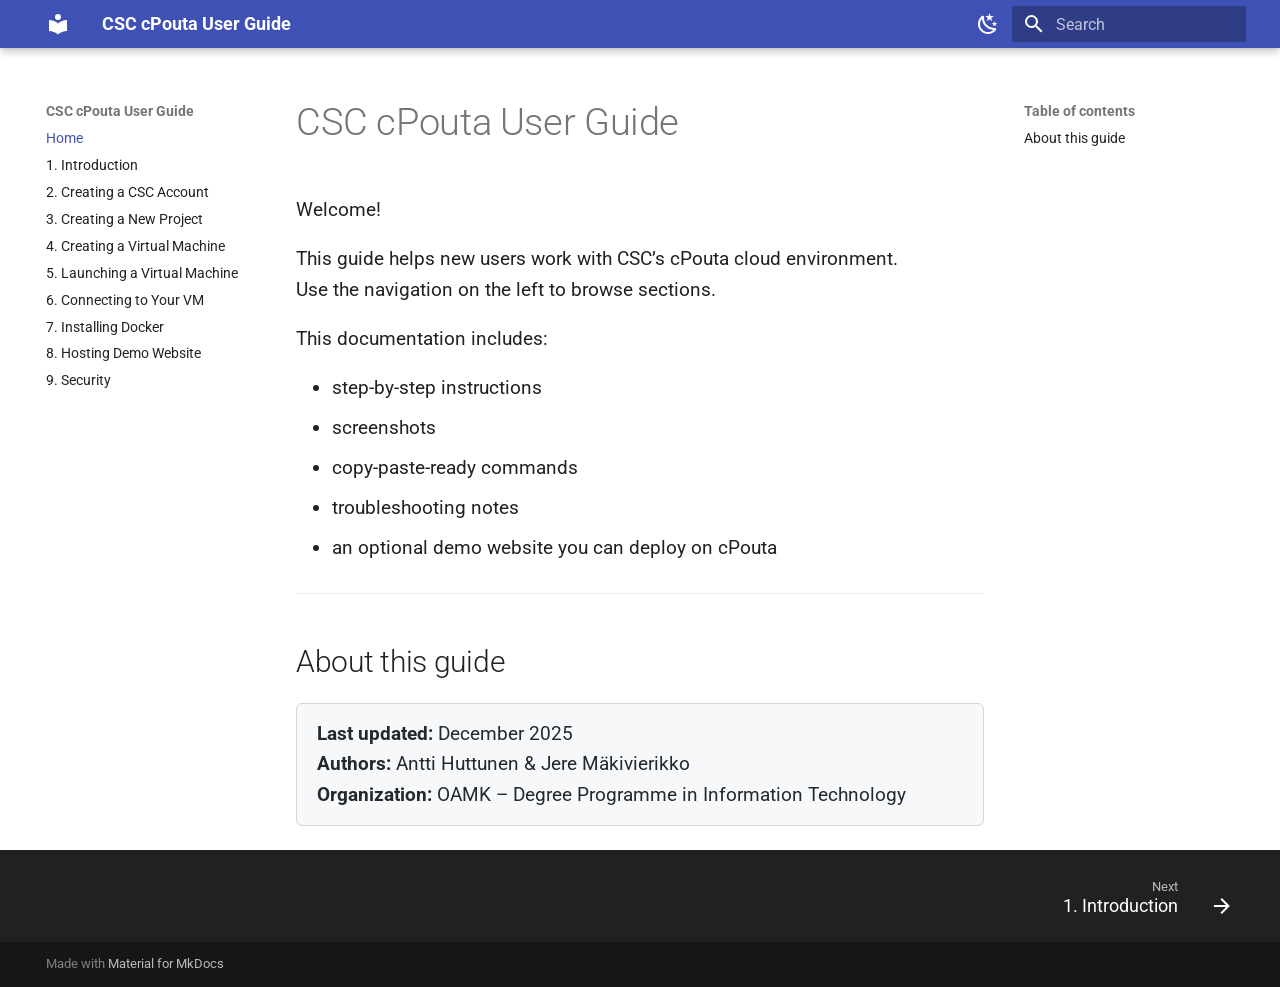
<file: site/index.html>
<!doctype html>
<html lang="en" class="no-js">
  <head>
    
      <meta charset="utf-8">
      <meta name="viewport" content="width=device-width,initial-scale=1">
      
      
      
      
      
        <link rel="next" href="1-introduction/">
      
      
        
      
      
      <link rel="icon" href="assets/images/favicon.png">
      <meta name="generator" content="mkdocs-1.6.1, mkdocs-material-9.7.0">
    
    
      
        <title>CSC cPouta User Guide</title>
      
    
    
      <link rel="stylesheet" href="assets/stylesheets/main.618322db.min.css">
      
        
        <link rel="stylesheet" href="assets/stylesheets/palette.ab4e12ef.min.css">
      
      


    
    
      
    
    
      
        
        
        <link rel="preconnect" href="https://fonts.gstatic.com" crossorigin>
        <link rel="stylesheet" href="https://fonts.googleapis.com/css?family=Roboto:300,300i,400,400i,700,700i%7CRoboto+Mono:400,400i,700,700i&display=fallback">
        <style>:root{--md-text-font:"Roboto";--md-code-font:"Roboto Mono"}</style>
      
    
    
      <link rel="stylesheet" href="styles/extra.css">
    
    <script>__md_scope=new URL(".",location),__md_hash=e=>[...e].reduce(((e,_)=>(e<<5)-e+_.charCodeAt(0)),0),__md_get=(e,_=localStorage,t=__md_scope)=>JSON.parse(_.getItem(t.pathname+"."+e)),__md_set=(e,_,t=localStorage,a=__md_scope)=>{try{t.setItem(a.pathname+"."+e,JSON.stringify(_))}catch(e){}}</script>
    
      

    
    
  </head>
  
  
    
    
      
    
    
    
    
    <body dir="ltr" data-md-color-scheme="default" data-md-color-primary="indigo" data-md-color-accent="indigo">
  
    
    <input class="md-toggle" data-md-toggle="drawer" type="checkbox" id="__drawer" autocomplete="off">
    <input class="md-toggle" data-md-toggle="search" type="checkbox" id="__search" autocomplete="off">
    <label class="md-overlay" for="__drawer"></label>
    <div data-md-component="skip">
      
        
        <a href="#csc-cpouta-user-guide" class="md-skip">
          Skip to content
        </a>
      
    </div>
    <div data-md-component="announce">
      
    </div>
    
    
      

  

<header class="md-header md-header--shadow" data-md-component="header">
  <nav class="md-header__inner md-grid" aria-label="Header">
    <a href="." title="CSC cPouta User Guide" class="md-header__button md-logo" aria-label="CSC cPouta User Guide" data-md-component="logo">
      
  
  <svg xmlns="http://www.w3.org/2000/svg" viewBox="0 0 24 24"><path d="M12 8a3 3 0 0 0 3-3 3 3 0 0 0-3-3 3 3 0 0 0-3 3 3 3 0 0 0 3 3m0 3.54C9.64 9.35 6.5 8 3 8v11c3.5 0 6.64 1.35 9 3.54 2.36-2.19 5.5-3.54 9-3.54V8c-3.5 0-6.64 1.35-9 3.54"/></svg>

    </a>
    <label class="md-header__button md-icon" for="__drawer">
      
      <svg xmlns="http://www.w3.org/2000/svg" viewBox="0 0 24 24"><path d="M3 6h18v2H3zm0 5h18v2H3zm0 5h18v2H3z"/></svg>
    </label>
    <div class="md-header__title" data-md-component="header-title">
      <div class="md-header__ellipsis">
        <div class="md-header__topic">
          <span class="md-ellipsis">
            CSC cPouta User Guide
          </span>
        </div>
        <div class="md-header__topic" data-md-component="header-topic">
          <span class="md-ellipsis">
            
              Home
            
          </span>
        </div>
      </div>
    </div>
    
      
        <form class="md-header__option" data-md-component="palette">
  
    
    
    
    <input class="md-option" data-md-color-media="" data-md-color-scheme="default" data-md-color-primary="indigo" data-md-color-accent="indigo"  aria-label="Switch to dark mode"  type="radio" name="__palette" id="__palette_0">
    
      <label class="md-header__button md-icon" title="Switch to dark mode" for="__palette_1" hidden>
        <svg xmlns="http://www.w3.org/2000/svg" viewBox="0 0 24 24"><path d="m17.75 4.09-2.53 1.94.91 3.06-2.63-1.81-2.63 1.81.91-3.06-2.53-1.94L12.44 4l1.06-3 1.06 3zm3.5 6.91-1.64 1.25.59 1.98-1.7-1.17-1.7 1.17.59-1.98L15.75 11l2.06-.05L18.5 9l.69 1.95zm-2.28 4.95c.83-.08 1.72 1.1 1.19 1.85-.32.45-.66.87-1.08 1.27C15.17 23 8.84 23 4.94 19.07c-3.91-3.9-3.91-10.24 0-14.14.4-.4.82-.76 1.27-1.08.75-.53 1.93.36 1.85 1.19-.27 2.86.69 5.83 2.89 8.02a9.96 9.96 0 0 0 8.02 2.89m-1.64 2.02a12.08 12.08 0 0 1-7.8-3.47c-2.17-2.19-3.33-5-3.49-7.82-2.81 3.14-2.7 7.96.31 10.98 3.02 3.01 7.84 3.12 10.98.31"/></svg>
      </label>
    
  
    
    
    
    <input class="md-option" data-md-color-media="" data-md-color-scheme="slate" data-md-color-primary="indigo" data-md-color-accent="indigo"  aria-label="Switch to light mode"  type="radio" name="__palette" id="__palette_1">
    
      <label class="md-header__button md-icon" title="Switch to light mode" for="__palette_0" hidden>
        <svg xmlns="http://www.w3.org/2000/svg" viewBox="0 0 24 24"><path d="M12 7a5 5 0 0 1 5 5 5 5 0 0 1-5 5 5 5 0 0 1-5-5 5 5 0 0 1 5-5m0 2a3 3 0 0 0-3 3 3 3 0 0 0 3 3 3 3 0 0 0 3-3 3 3 0 0 0-3-3m0-7 2.39 3.42C13.65 5.15 12.84 5 12 5s-1.65.15-2.39.42zM3.34 7l4.16-.35A7.2 7.2 0 0 0 5.94 8.5c-.44.74-.69 1.5-.83 2.29zm.02 10 1.76-3.77a7.131 7.131 0 0 0 2.38 4.14zM20.65 7l-1.77 3.79a7.02 7.02 0 0 0-2.38-4.15zm-.01 10-4.14.36c.59-.51 1.12-1.14 1.54-1.86.42-.73.69-1.5.83-2.29zM12 22l-2.41-3.44c.74.27 1.55.44 2.41.44.82 0 1.63-.17 2.37-.44z"/></svg>
      </label>
    
  
</form>
      
    
    
      <script>var palette=__md_get("__palette");if(palette&&palette.color){if("(prefers-color-scheme)"===palette.color.media){var media=matchMedia("(prefers-color-scheme: light)"),input=document.querySelector(media.matches?"[data-md-color-media='(prefers-color-scheme: light)']":"[data-md-color-media='(prefers-color-scheme: dark)']");palette.color.media=input.getAttribute("data-md-color-media"),palette.color.scheme=input.getAttribute("data-md-color-scheme"),palette.color.primary=input.getAttribute("data-md-color-primary"),palette.color.accent=input.getAttribute("data-md-color-accent")}for(var[key,value]of Object.entries(palette.color))document.body.setAttribute("data-md-color-"+key,value)}</script>
    
    
    
      
      
        <label class="md-header__button md-icon" for="__search">
          
          <svg xmlns="http://www.w3.org/2000/svg" viewBox="0 0 24 24"><path d="M9.5 3A6.5 6.5 0 0 1 16 9.5c0 1.61-.59 3.09-1.56 4.23l.27.27h.79l5 5-1.5 1.5-5-5v-.79l-.27-.27A6.52 6.52 0 0 1 9.5 16 6.5 6.5 0 0 1 3 9.5 6.5 6.5 0 0 1 9.5 3m0 2C7 5 5 7 5 9.5S7 14 9.5 14 14 12 14 9.5 12 5 9.5 5"/></svg>
        </label>
        <div class="md-search" data-md-component="search" role="dialog">
  <label class="md-search__overlay" for="__search"></label>
  <div class="md-search__inner" role="search">
    <form class="md-search__form" name="search">
      <input type="text" class="md-search__input" name="query" aria-label="Search" placeholder="Search" autocapitalize="off" autocorrect="off" autocomplete="off" spellcheck="false" data-md-component="search-query" required>
      <label class="md-search__icon md-icon" for="__search">
        
        <svg xmlns="http://www.w3.org/2000/svg" viewBox="0 0 24 24"><path d="M9.5 3A6.5 6.5 0 0 1 16 9.5c0 1.61-.59 3.09-1.56 4.23l.27.27h.79l5 5-1.5 1.5-5-5v-.79l-.27-.27A6.52 6.52 0 0 1 9.5 16 6.5 6.5 0 0 1 3 9.5 6.5 6.5 0 0 1 9.5 3m0 2C7 5 5 7 5 9.5S7 14 9.5 14 14 12 14 9.5 12 5 9.5 5"/></svg>
        
        <svg xmlns="http://www.w3.org/2000/svg" viewBox="0 0 24 24"><path d="M20 11v2H8l5.5 5.5-1.42 1.42L4.16 12l7.92-7.92L13.5 5.5 8 11z"/></svg>
      </label>
      <nav class="md-search__options" aria-label="Search">
        
        <button type="reset" class="md-search__icon md-icon" title="Clear" aria-label="Clear" tabindex="-1">
          
          <svg xmlns="http://www.w3.org/2000/svg" viewBox="0 0 24 24"><path d="M19 6.41 17.59 5 12 10.59 6.41 5 5 6.41 10.59 12 5 17.59 6.41 19 12 13.41 17.59 19 19 17.59 13.41 12z"/></svg>
        </button>
      </nav>
      
        <div class="md-search__suggest" data-md-component="search-suggest"></div>
      
    </form>
    <div class="md-search__output">
      <div class="md-search__scrollwrap" tabindex="0" data-md-scrollfix>
        <div class="md-search-result" data-md-component="search-result">
          <div class="md-search-result__meta">
            Initializing search
          </div>
          <ol class="md-search-result__list" role="presentation"></ol>
        </div>
      </div>
    </div>
  </div>
</div>
      
    
    
  </nav>
  
</header>
    
    <div class="md-container" data-md-component="container">
      
      
        
          
        
      
      <main class="md-main" data-md-component="main">
        <div class="md-main__inner md-grid">
          
            
              
              <div class="md-sidebar md-sidebar--primary" data-md-component="sidebar" data-md-type="navigation" >
                <div class="md-sidebar__scrollwrap">
                  <div class="md-sidebar__inner">
                    



<nav class="md-nav md-nav--primary" aria-label="Navigation" data-md-level="0">
  <label class="md-nav__title" for="__drawer">
    <a href="." title="CSC cPouta User Guide" class="md-nav__button md-logo" aria-label="CSC cPouta User Guide" data-md-component="logo">
      
  
  <svg xmlns="http://www.w3.org/2000/svg" viewBox="0 0 24 24"><path d="M12 8a3 3 0 0 0 3-3 3 3 0 0 0-3-3 3 3 0 0 0-3 3 3 3 0 0 0 3 3m0 3.54C9.64 9.35 6.5 8 3 8v11c3.5 0 6.64 1.35 9 3.54 2.36-2.19 5.5-3.54 9-3.54V8c-3.5 0-6.64 1.35-9 3.54"/></svg>

    </a>
    CSC cPouta User Guide
  </label>
  
  <ul class="md-nav__list" data-md-scrollfix>
    
      
      
  
  
    
  
  
  
    <li class="md-nav__item md-nav__item--active">
      
      <input class="md-nav__toggle md-toggle" type="checkbox" id="__toc">
      
      
        
      
      
        <label class="md-nav__link md-nav__link--active" for="__toc">
          
  
  
  <span class="md-ellipsis">
    
  
    Home
  

    
  </span>
  
  

          <span class="md-nav__icon md-icon"></span>
        </label>
      
      <a href="." class="md-nav__link md-nav__link--active">
        
  
  
  <span class="md-ellipsis">
    
  
    Home
  

    
  </span>
  
  

      </a>
      
        

<nav class="md-nav md-nav--secondary" aria-label="Table of contents">
  
  
  
    
  
  
    <label class="md-nav__title" for="__toc">
      <span class="md-nav__icon md-icon"></span>
      Table of contents
    </label>
    <ul class="md-nav__list" data-md-component="toc" data-md-scrollfix>
      
        <li class="md-nav__item">
  <a href="#about-this-guide" class="md-nav__link">
    <span class="md-ellipsis">
      
        About this guide
      
    </span>
  </a>
  
</li>
      
    </ul>
  
</nav>
      
    </li>
  

    
      
      
  
  
  
  
    <li class="md-nav__item">
      <a href="1-introduction/" class="md-nav__link">
        
  
  
  <span class="md-ellipsis">
    
  
    1. Introduction
  

    
  </span>
  
  

      </a>
    </li>
  

    
      
      
  
  
  
  
    <li class="md-nav__item">
      <a href="2-account/" class="md-nav__link">
        
  
  
  <span class="md-ellipsis">
    
  
    2. Creating a CSC Account
  

    
  </span>
  
  

      </a>
    </li>
  

    
      
      
  
  
  
  
    <li class="md-nav__item">
      <a href="3-project/" class="md-nav__link">
        
  
  
  <span class="md-ellipsis">
    
  
    3. Creating a New Project
  

    
  </span>
  
  

      </a>
    </li>
  

    
      
      
  
  
  
  
    <li class="md-nav__item">
      <a href="4-vm/" class="md-nav__link">
        
  
  
  <span class="md-ellipsis">
    
  
    4. Creating a Virtual Machine
  

    
  </span>
  
  

      </a>
    </li>
  

    
      
      
  
  
  
  
    <li class="md-nav__item">
      <a href="5-launching/" class="md-nav__link">
        
  
  
  <span class="md-ellipsis">
    
  
    5. Launching a Virtual Machine
  

    
  </span>
  
  

      </a>
    </li>
  

    
      
      
  
  
  
  
    <li class="md-nav__item">
      <a href="6-connecting/" class="md-nav__link">
        
  
  
  <span class="md-ellipsis">
    
  
    6. Connecting to Your VM
  

    
  </span>
  
  

      </a>
    </li>
  

    
      
      
  
  
  
  
    <li class="md-nav__item">
      <a href="7-docker/" class="md-nav__link">
        
  
  
  <span class="md-ellipsis">
    
  
    7. Installing Docker
  

    
  </span>
  
  

      </a>
    </li>
  

    
      
      
  
  
  
  
    <li class="md-nav__item">
      <a href="8-demo/" class="md-nav__link">
        
  
  
  <span class="md-ellipsis">
    
  
    8. Hosting Demo Website
  

    
  </span>
  
  

      </a>
    </li>
  

    
      
      
  
  
  
  
    <li class="md-nav__item">
      <a href="9-security/" class="md-nav__link">
        
  
  
  <span class="md-ellipsis">
    
  
    9. Security
  

    
  </span>
  
  

      </a>
    </li>
  

    
  </ul>
</nav>
                  </div>
                </div>
              </div>
            
            
              
              <div class="md-sidebar md-sidebar--secondary" data-md-component="sidebar" data-md-type="toc" >
                <div class="md-sidebar__scrollwrap">
                  <div class="md-sidebar__inner">
                    

<nav class="md-nav md-nav--secondary" aria-label="Table of contents">
  
  
  
    
  
  
    <label class="md-nav__title" for="__toc">
      <span class="md-nav__icon md-icon"></span>
      Table of contents
    </label>
    <ul class="md-nav__list" data-md-component="toc" data-md-scrollfix>
      
        <li class="md-nav__item">
  <a href="#about-this-guide" class="md-nav__link">
    <span class="md-ellipsis">
      
        About this guide
      
    </span>
  </a>
  
</li>
      
    </ul>
  
</nav>
                  </div>
                </div>
              </div>
            
          
          
            <div class="md-content" data-md-component="content">
              
              <article class="md-content__inner md-typeset">
                
                  



<h1 id="csc-cpouta-user-guide">CSC cPouta User Guide<a class="headerlink" href="#csc-cpouta-user-guide" title="Permanent link">&para;</a></h1>
<p>Welcome!</p>
<p>This guide helps new users work with CSC’s cPouta cloud environment.<br />
Use the navigation on the left to browse sections.</p>
<p>This documentation includes:</p>
<ul>
<li>step-by-step instructions  </li>
<li>screenshots  </li>
<li>copy-paste-ready commands  </li>
<li>troubleshooting notes  </li>
<li>an optional demo website you can deploy on cPouta  </li>
</ul>
<hr />
<h2 id="about-this-guide">About this guide<a class="headerlink" href="#about-this-guide" title="Permanent link">&para;</a></h2>
<div class="note-box">
  <strong>Last updated:</strong> December 2025<br>
  <strong>Authors:</strong> Antti Huttunen &amp; Jere Mäkivierikko<br>
  <strong>Organization:</strong> OAMK – Degree Programme in Information Technology
</div>












                
              </article>
            </div>
          
          
<script>var target=document.getElementById(location.hash.slice(1));target&&target.name&&(target.checked=target.name.startsWith("__tabbed_"))</script>
        </div>
        
          <button type="button" class="md-top md-icon" data-md-component="top" hidden>
  
  <svg xmlns="http://www.w3.org/2000/svg" viewBox="0 0 24 24"><path d="M13 20h-2V8l-5.5 5.5-1.42-1.42L12 4.16l7.92 7.92-1.42 1.42L13 8z"/></svg>
  Back to top
</button>
        
      </main>
      
        <footer class="md-footer">
  
    
      
      <nav class="md-footer__inner md-grid" aria-label="Footer" >
        
        
          
          <a href="1-introduction/" class="md-footer__link md-footer__link--next" aria-label="Next: 1. Introduction">
            <div class="md-footer__title">
              <span class="md-footer__direction">
                Next
              </span>
              <div class="md-ellipsis">
                1. Introduction
              </div>
            </div>
            <div class="md-footer__button md-icon">
              
              <svg xmlns="http://www.w3.org/2000/svg" viewBox="0 0 24 24"><path d="M4 11v2h12l-5.5 5.5 1.42 1.42L19.84 12l-7.92-7.92L10.5 5.5 16 11z"/></svg>
            </div>
          </a>
        
      </nav>
    
  
  <div class="md-footer-meta md-typeset">
    <div class="md-footer-meta__inner md-grid">
      <div class="md-copyright">
  
  
    Made with
    <a href="https://squidfunk.github.io/mkdocs-material/" target="_blank" rel="noopener">
      Material for MkDocs
    </a>
  
</div>
      
    </div>
  </div>
</footer>
      
    </div>
    <div class="md-dialog" data-md-component="dialog">
      <div class="md-dialog__inner md-typeset"></div>
    </div>
    
    
    
      
      
      <script id="__config" type="application/json">{"annotate": null, "base": ".", "features": ["navigation.indexes", "navigation.expand", "content.code.copy", "navigation.top", "search.suggest", "search.highlight", "navigation.footer"], "search": "assets/javascripts/workers/search.7a47a382.min.js", "tags": null, "translations": {"clipboard.copied": "Copied to clipboard", "clipboard.copy": "Copy to clipboard", "search.result.more.one": "1 more on this page", "search.result.more.other": "# more on this page", "search.result.none": "No matching documents", "search.result.one": "1 matching document", "search.result.other": "# matching documents", "search.result.placeholder": "Type to start searching", "search.result.term.missing": "Missing", "select.version": "Select version"}, "version": null}</script>
    
    
      <script src="assets/javascripts/bundle.e71a0d61.min.js"></script>
      
    
  </body>
</html>
</file>
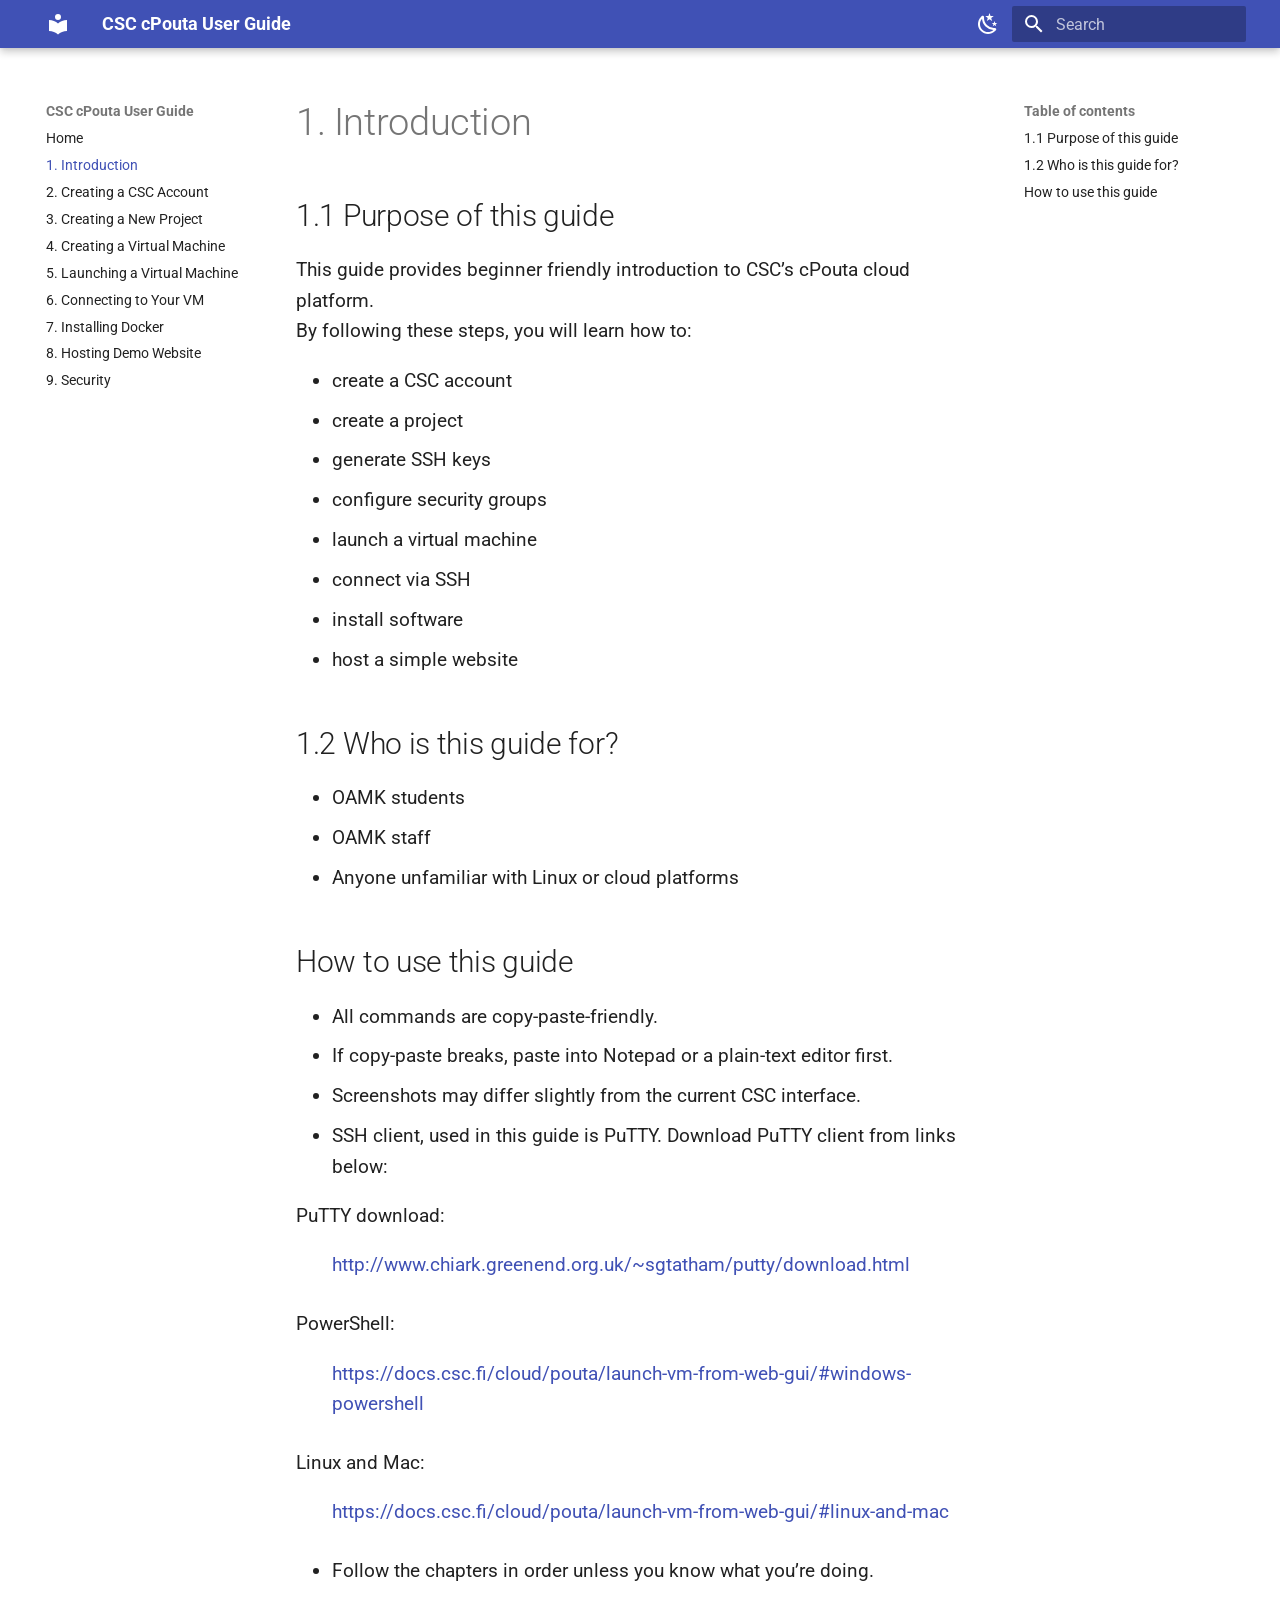
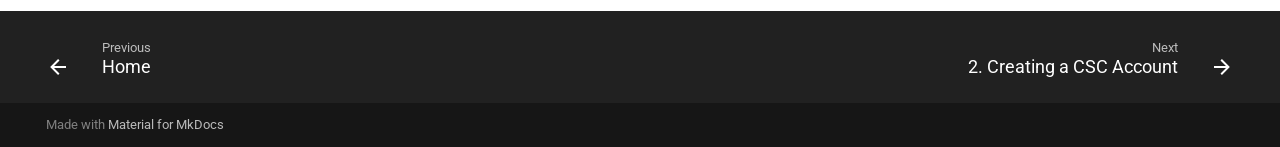
<file: site/1-introduction/index.html>
<!doctype html>
<html lang="en" class="no-js">
  <head>
    
      <meta charset="utf-8">
      <meta name="viewport" content="width=device-width,initial-scale=1">
      
      
      
      
        <link rel="prev" href="..">
      
      
        <link rel="next" href="../2-account/">
      
      
        
      
      
      <link rel="icon" href="../assets/images/favicon.png">
      <meta name="generator" content="mkdocs-1.6.1, mkdocs-material-9.7.0">
    
    
      
        <title>1. Introduction - CSC cPouta User Guide</title>
      
    
    
      <link rel="stylesheet" href="../assets/stylesheets/main.618322db.min.css">
      
        
        <link rel="stylesheet" href="../assets/stylesheets/palette.ab4e12ef.min.css">
      
      


    
    
      
    
    
      
        
        
        <link rel="preconnect" href="https://fonts.gstatic.com" crossorigin>
        <link rel="stylesheet" href="https://fonts.googleapis.com/css?family=Roboto:300,300i,400,400i,700,700i%7CRoboto+Mono:400,400i,700,700i&display=fallback">
        <style>:root{--md-text-font:"Roboto";--md-code-font:"Roboto Mono"}</style>
      
    
    
      <link rel="stylesheet" href="../styles/extra.css">
    
    <script>__md_scope=new URL("..",location),__md_hash=e=>[...e].reduce(((e,_)=>(e<<5)-e+_.charCodeAt(0)),0),__md_get=(e,_=localStorage,t=__md_scope)=>JSON.parse(_.getItem(t.pathname+"."+e)),__md_set=(e,_,t=localStorage,a=__md_scope)=>{try{t.setItem(a.pathname+"."+e,JSON.stringify(_))}catch(e){}}</script>
    
      

    
    
  </head>
  
  
    
    
      
    
    
    
    
    <body dir="ltr" data-md-color-scheme="default" data-md-color-primary="indigo" data-md-color-accent="indigo">
  
    
    <input class="md-toggle" data-md-toggle="drawer" type="checkbox" id="__drawer" autocomplete="off">
    <input class="md-toggle" data-md-toggle="search" type="checkbox" id="__search" autocomplete="off">
    <label class="md-overlay" for="__drawer"></label>
    <div data-md-component="skip">
      
        
        <a href="#1-introduction" class="md-skip">
          Skip to content
        </a>
      
    </div>
    <div data-md-component="announce">
      
    </div>
    
    
      

  

<header class="md-header md-header--shadow" data-md-component="header">
  <nav class="md-header__inner md-grid" aria-label="Header">
    <a href=".." title="CSC cPouta User Guide" class="md-header__button md-logo" aria-label="CSC cPouta User Guide" data-md-component="logo">
      
  
  <svg xmlns="http://www.w3.org/2000/svg" viewBox="0 0 24 24"><path d="M12 8a3 3 0 0 0 3-3 3 3 0 0 0-3-3 3 3 0 0 0-3 3 3 3 0 0 0 3 3m0 3.54C9.64 9.35 6.5 8 3 8v11c3.5 0 6.64 1.35 9 3.54 2.36-2.19 5.5-3.54 9-3.54V8c-3.5 0-6.64 1.35-9 3.54"/></svg>

    </a>
    <label class="md-header__button md-icon" for="__drawer">
      
      <svg xmlns="http://www.w3.org/2000/svg" viewBox="0 0 24 24"><path d="M3 6h18v2H3zm0 5h18v2H3zm0 5h18v2H3z"/></svg>
    </label>
    <div class="md-header__title" data-md-component="header-title">
      <div class="md-header__ellipsis">
        <div class="md-header__topic">
          <span class="md-ellipsis">
            CSC cPouta User Guide
          </span>
        </div>
        <div class="md-header__topic" data-md-component="header-topic">
          <span class="md-ellipsis">
            
              1. Introduction
            
          </span>
        </div>
      </div>
    </div>
    
      
        <form class="md-header__option" data-md-component="palette">
  
    
    
    
    <input class="md-option" data-md-color-media="" data-md-color-scheme="default" data-md-color-primary="indigo" data-md-color-accent="indigo"  aria-label="Switch to dark mode"  type="radio" name="__palette" id="__palette_0">
    
      <label class="md-header__button md-icon" title="Switch to dark mode" for="__palette_1" hidden>
        <svg xmlns="http://www.w3.org/2000/svg" viewBox="0 0 24 24"><path d="m17.75 4.09-2.53 1.94.91 3.06-2.63-1.81-2.63 1.81.91-3.06-2.53-1.94L12.44 4l1.06-3 1.06 3zm3.5 6.91-1.64 1.25.59 1.98-1.7-1.17-1.7 1.17.59-1.98L15.75 11l2.06-.05L18.5 9l.69 1.95zm-2.28 4.95c.83-.08 1.72 1.1 1.19 1.85-.32.45-.66.87-1.08 1.27C15.17 23 8.84 23 4.94 19.07c-3.91-3.9-3.91-10.24 0-14.14.4-.4.82-.76 1.27-1.08.75-.53 1.93.36 1.85 1.19-.27 2.86.69 5.83 2.89 8.02a9.96 9.96 0 0 0 8.02 2.89m-1.64 2.02a12.08 12.08 0 0 1-7.8-3.47c-2.17-2.19-3.33-5-3.49-7.82-2.81 3.14-2.7 7.96.31 10.98 3.02 3.01 7.84 3.12 10.98.31"/></svg>
      </label>
    
  
    
    
    
    <input class="md-option" data-md-color-media="" data-md-color-scheme="slate" data-md-color-primary="indigo" data-md-color-accent="indigo"  aria-label="Switch to light mode"  type="radio" name="__palette" id="__palette_1">
    
      <label class="md-header__button md-icon" title="Switch to light mode" for="__palette_0" hidden>
        <svg xmlns="http://www.w3.org/2000/svg" viewBox="0 0 24 24"><path d="M12 7a5 5 0 0 1 5 5 5 5 0 0 1-5 5 5 5 0 0 1-5-5 5 5 0 0 1 5-5m0 2a3 3 0 0 0-3 3 3 3 0 0 0 3 3 3 3 0 0 0 3-3 3 3 0 0 0-3-3m0-7 2.39 3.42C13.65 5.15 12.84 5 12 5s-1.65.15-2.39.42zM3.34 7l4.16-.35A7.2 7.2 0 0 0 5.94 8.5c-.44.74-.69 1.5-.83 2.29zm.02 10 1.76-3.77a7.131 7.131 0 0 0 2.38 4.14zM20.65 7l-1.77 3.79a7.02 7.02 0 0 0-2.38-4.15zm-.01 10-4.14.36c.59-.51 1.12-1.14 1.54-1.86.42-.73.69-1.5.83-2.29zM12 22l-2.41-3.44c.74.27 1.55.44 2.41.44.82 0 1.63-.17 2.37-.44z"/></svg>
      </label>
    
  
</form>
      
    
    
      <script>var palette=__md_get("__palette");if(palette&&palette.color){if("(prefers-color-scheme)"===palette.color.media){var media=matchMedia("(prefers-color-scheme: light)"),input=document.querySelector(media.matches?"[data-md-color-media='(prefers-color-scheme: light)']":"[data-md-color-media='(prefers-color-scheme: dark)']");palette.color.media=input.getAttribute("data-md-color-media"),palette.color.scheme=input.getAttribute("data-md-color-scheme"),palette.color.primary=input.getAttribute("data-md-color-primary"),palette.color.accent=input.getAttribute("data-md-color-accent")}for(var[key,value]of Object.entries(palette.color))document.body.setAttribute("data-md-color-"+key,value)}</script>
    
    
    
      
      
        <label class="md-header__button md-icon" for="__search">
          
          <svg xmlns="http://www.w3.org/2000/svg" viewBox="0 0 24 24"><path d="M9.5 3A6.5 6.5 0 0 1 16 9.5c0 1.61-.59 3.09-1.56 4.23l.27.27h.79l5 5-1.5 1.5-5-5v-.79l-.27-.27A6.52 6.52 0 0 1 9.5 16 6.5 6.5 0 0 1 3 9.5 6.5 6.5 0 0 1 9.5 3m0 2C7 5 5 7 5 9.5S7 14 9.5 14 14 12 14 9.5 12 5 9.5 5"/></svg>
        </label>
        <div class="md-search" data-md-component="search" role="dialog">
  <label class="md-search__overlay" for="__search"></label>
  <div class="md-search__inner" role="search">
    <form class="md-search__form" name="search">
      <input type="text" class="md-search__input" name="query" aria-label="Search" placeholder="Search" autocapitalize="off" autocorrect="off" autocomplete="off" spellcheck="false" data-md-component="search-query" required>
      <label class="md-search__icon md-icon" for="__search">
        
        <svg xmlns="http://www.w3.org/2000/svg" viewBox="0 0 24 24"><path d="M9.5 3A6.5 6.5 0 0 1 16 9.5c0 1.61-.59 3.09-1.56 4.23l.27.27h.79l5 5-1.5 1.5-5-5v-.79l-.27-.27A6.52 6.52 0 0 1 9.5 16 6.5 6.5 0 0 1 3 9.5 6.5 6.5 0 0 1 9.5 3m0 2C7 5 5 7 5 9.5S7 14 9.5 14 14 12 14 9.5 12 5 9.5 5"/></svg>
        
        <svg xmlns="http://www.w3.org/2000/svg" viewBox="0 0 24 24"><path d="M20 11v2H8l5.5 5.5-1.42 1.42L4.16 12l7.92-7.92L13.5 5.5 8 11z"/></svg>
      </label>
      <nav class="md-search__options" aria-label="Search">
        
        <button type="reset" class="md-search__icon md-icon" title="Clear" aria-label="Clear" tabindex="-1">
          
          <svg xmlns="http://www.w3.org/2000/svg" viewBox="0 0 24 24"><path d="M19 6.41 17.59 5 12 10.59 6.41 5 5 6.41 10.59 12 5 17.59 6.41 19 12 13.41 17.59 19 19 17.59 13.41 12z"/></svg>
        </button>
      </nav>
      
        <div class="md-search__suggest" data-md-component="search-suggest"></div>
      
    </form>
    <div class="md-search__output">
      <div class="md-search__scrollwrap" tabindex="0" data-md-scrollfix>
        <div class="md-search-result" data-md-component="search-result">
          <div class="md-search-result__meta">
            Initializing search
          </div>
          <ol class="md-search-result__list" role="presentation"></ol>
        </div>
      </div>
    </div>
  </div>
</div>
      
    
    
  </nav>
  
</header>
    
    <div class="md-container" data-md-component="container">
      
      
        
          
        
      
      <main class="md-main" data-md-component="main">
        <div class="md-main__inner md-grid">
          
            
              
              <div class="md-sidebar md-sidebar--primary" data-md-component="sidebar" data-md-type="navigation" >
                <div class="md-sidebar__scrollwrap">
                  <div class="md-sidebar__inner">
                    



<nav class="md-nav md-nav--primary" aria-label="Navigation" data-md-level="0">
  <label class="md-nav__title" for="__drawer">
    <a href=".." title="CSC cPouta User Guide" class="md-nav__button md-logo" aria-label="CSC cPouta User Guide" data-md-component="logo">
      
  
  <svg xmlns="http://www.w3.org/2000/svg" viewBox="0 0 24 24"><path d="M12 8a3 3 0 0 0 3-3 3 3 0 0 0-3-3 3 3 0 0 0-3 3 3 3 0 0 0 3 3m0 3.54C9.64 9.35 6.5 8 3 8v11c3.5 0 6.64 1.35 9 3.54 2.36-2.19 5.5-3.54 9-3.54V8c-3.5 0-6.64 1.35-9 3.54"/></svg>

    </a>
    CSC cPouta User Guide
  </label>
  
  <ul class="md-nav__list" data-md-scrollfix>
    
      
      
  
  
  
  
    <li class="md-nav__item">
      <a href=".." class="md-nav__link">
        
  
  
  <span class="md-ellipsis">
    
  
    Home
  

    
  </span>
  
  

      </a>
    </li>
  

    
      
      
  
  
    
  
  
  
    <li class="md-nav__item md-nav__item--active">
      
      <input class="md-nav__toggle md-toggle" type="checkbox" id="__toc">
      
      
        
      
      
        <label class="md-nav__link md-nav__link--active" for="__toc">
          
  
  
  <span class="md-ellipsis">
    
  
    1. Introduction
  

    
  </span>
  
  

          <span class="md-nav__icon md-icon"></span>
        </label>
      
      <a href="./" class="md-nav__link md-nav__link--active">
        
  
  
  <span class="md-ellipsis">
    
  
    1. Introduction
  

    
  </span>
  
  

      </a>
      
        

<nav class="md-nav md-nav--secondary" aria-label="Table of contents">
  
  
  
    
  
  
    <label class="md-nav__title" for="__toc">
      <span class="md-nav__icon md-icon"></span>
      Table of contents
    </label>
    <ul class="md-nav__list" data-md-component="toc" data-md-scrollfix>
      
        <li class="md-nav__item">
  <a href="#11-purpose-of-this-guide" class="md-nav__link">
    <span class="md-ellipsis">
      
        1.1 Purpose of this guide
      
    </span>
  </a>
  
</li>
      
        <li class="md-nav__item">
  <a href="#12-who-is-this-guide-for" class="md-nav__link">
    <span class="md-ellipsis">
      
        1.2 Who is this guide for?
      
    </span>
  </a>
  
</li>
      
        <li class="md-nav__item">
  <a href="#how-to-use-this-guide" class="md-nav__link">
    <span class="md-ellipsis">
      
        How to use this guide
      
    </span>
  </a>
  
</li>
      
    </ul>
  
</nav>
      
    </li>
  

    
      
      
  
  
  
  
    <li class="md-nav__item">
      <a href="../2-account/" class="md-nav__link">
        
  
  
  <span class="md-ellipsis">
    
  
    2. Creating a CSC Account
  

    
  </span>
  
  

      </a>
    </li>
  

    
      
      
  
  
  
  
    <li class="md-nav__item">
      <a href="../3-project/" class="md-nav__link">
        
  
  
  <span class="md-ellipsis">
    
  
    3. Creating a New Project
  

    
  </span>
  
  

      </a>
    </li>
  

    
      
      
  
  
  
  
    <li class="md-nav__item">
      <a href="../4-vm/" class="md-nav__link">
        
  
  
  <span class="md-ellipsis">
    
  
    4. Creating a Virtual Machine
  

    
  </span>
  
  

      </a>
    </li>
  

    
      
      
  
  
  
  
    <li class="md-nav__item">
      <a href="../5-launching/" class="md-nav__link">
        
  
  
  <span class="md-ellipsis">
    
  
    5. Launching a Virtual Machine
  

    
  </span>
  
  

      </a>
    </li>
  

    
      
      
  
  
  
  
    <li class="md-nav__item">
      <a href="../6-connecting/" class="md-nav__link">
        
  
  
  <span class="md-ellipsis">
    
  
    6. Connecting to Your VM
  

    
  </span>
  
  

      </a>
    </li>
  

    
      
      
  
  
  
  
    <li class="md-nav__item">
      <a href="../7-docker/" class="md-nav__link">
        
  
  
  <span class="md-ellipsis">
    
  
    7. Installing Docker
  

    
  </span>
  
  

      </a>
    </li>
  

    
      
      
  
  
  
  
    <li class="md-nav__item">
      <a href="../8-demo/" class="md-nav__link">
        
  
  
  <span class="md-ellipsis">
    
  
    8. Hosting Demo Website
  

    
  </span>
  
  

      </a>
    </li>
  

    
      
      
  
  
  
  
    <li class="md-nav__item">
      <a href="../9-security/" class="md-nav__link">
        
  
  
  <span class="md-ellipsis">
    
  
    9. Security
  

    
  </span>
  
  

      </a>
    </li>
  

    
  </ul>
</nav>
                  </div>
                </div>
              </div>
            
            
              
              <div class="md-sidebar md-sidebar--secondary" data-md-component="sidebar" data-md-type="toc" >
                <div class="md-sidebar__scrollwrap">
                  <div class="md-sidebar__inner">
                    

<nav class="md-nav md-nav--secondary" aria-label="Table of contents">
  
  
  
    
  
  
    <label class="md-nav__title" for="__toc">
      <span class="md-nav__icon md-icon"></span>
      Table of contents
    </label>
    <ul class="md-nav__list" data-md-component="toc" data-md-scrollfix>
      
        <li class="md-nav__item">
  <a href="#11-purpose-of-this-guide" class="md-nav__link">
    <span class="md-ellipsis">
      
        1.1 Purpose of this guide
      
    </span>
  </a>
  
</li>
      
        <li class="md-nav__item">
  <a href="#12-who-is-this-guide-for" class="md-nav__link">
    <span class="md-ellipsis">
      
        1.2 Who is this guide for?
      
    </span>
  </a>
  
</li>
      
        <li class="md-nav__item">
  <a href="#how-to-use-this-guide" class="md-nav__link">
    <span class="md-ellipsis">
      
        How to use this guide
      
    </span>
  </a>
  
</li>
      
    </ul>
  
</nav>
                  </div>
                </div>
              </div>
            
          
          
            <div class="md-content" data-md-component="content">
              
              <article class="md-content__inner md-typeset">
                
                  



<h1 id="1-introduction">1. Introduction<a class="headerlink" href="#1-introduction" title="Permanent link">&para;</a></h1>
<h2 id="11-purpose-of-this-guide">1.1 Purpose of this guide<a class="headerlink" href="#11-purpose-of-this-guide" title="Permanent link">&para;</a></h2>
<p>This guide provides beginner friendly introduction to CSC’s cPouta cloud platform.<br />
By following these steps, you will learn how to:</p>
<ul>
<li>create a CSC account  </li>
<li>create a project  </li>
<li>generate SSH keys  </li>
<li>configure security groups  </li>
<li>launch a virtual machine  </li>
<li>connect via SSH  </li>
<li>install software  </li>
<li>host a simple website  </li>
</ul>
<h2 id="12-who-is-this-guide-for">1.2 Who is this guide for?<a class="headerlink" href="#12-who-is-this-guide-for" title="Permanent link">&para;</a></h2>
<ul>
<li>OAMK students  </li>
<li>OAMK staff  </li>
<li>Anyone unfamiliar with Linux or cloud platforms  </li>
</ul>
<h2 id="how-to-use-this-guide">How to use this guide<a class="headerlink" href="#how-to-use-this-guide" title="Permanent link">&para;</a></h2>
<ul>
<li>All commands are copy-paste-friendly.</li>
<li>If copy-paste breaks, paste into Notepad or a plain-text editor first.</li>
<li>Screenshots may differ slightly from the current CSC interface.</li>
<li>SSH client, used in this guide is PuTTY. Download PuTTY client from links below:</li>
</ul>
<dl>
<dt>PuTTY download:</dt>
<dd><a href="http://www.chiark.greenend.org.uk/~sgtatham/putty/download.html">http://www.chiark.greenend.org.uk/~sgtatham/putty/download.html</a></dd>
<dt>PowerShell:</dt>
<dd><a href="https://docs.csc.fi/cloud/pouta/launch-vm-from-web-gui/#windows-powershell">https://docs.csc.fi/cloud/pouta/launch-vm-from-web-gui/#windows-powershell</a></dd>
<dt>Linux and Mac:</dt>
<dd><a href="https://docs.csc.fi/cloud/pouta/launch-vm-from-web-gui/#linux-and-mac">https://docs.csc.fi/cloud/pouta/launch-vm-from-web-gui/#linux-and-mac</a></dd>
</dl>
<ul>
<li>Follow the chapters in order unless you know what you’re doing.</li>
</ul>












                
              </article>
            </div>
          
          
<script>var target=document.getElementById(location.hash.slice(1));target&&target.name&&(target.checked=target.name.startsWith("__tabbed_"))</script>
        </div>
        
          <button type="button" class="md-top md-icon" data-md-component="top" hidden>
  
  <svg xmlns="http://www.w3.org/2000/svg" viewBox="0 0 24 24"><path d="M13 20h-2V8l-5.5 5.5-1.42-1.42L12 4.16l7.92 7.92-1.42 1.42L13 8z"/></svg>
  Back to top
</button>
        
      </main>
      
        <footer class="md-footer">
  
    
      
      <nav class="md-footer__inner md-grid" aria-label="Footer" >
        
          
          <a href=".." class="md-footer__link md-footer__link--prev" aria-label="Previous: Home">
            <div class="md-footer__button md-icon">
              
              <svg xmlns="http://www.w3.org/2000/svg" viewBox="0 0 24 24"><path d="M20 11v2H8l5.5 5.5-1.42 1.42L4.16 12l7.92-7.92L13.5 5.5 8 11z"/></svg>
            </div>
            <div class="md-footer__title">
              <span class="md-footer__direction">
                Previous
              </span>
              <div class="md-ellipsis">
                Home
              </div>
            </div>
          </a>
        
        
          
          <a href="../2-account/" class="md-footer__link md-footer__link--next" aria-label="Next: 2. Creating a CSC Account">
            <div class="md-footer__title">
              <span class="md-footer__direction">
                Next
              </span>
              <div class="md-ellipsis">
                2. Creating a CSC Account
              </div>
            </div>
            <div class="md-footer__button md-icon">
              
              <svg xmlns="http://www.w3.org/2000/svg" viewBox="0 0 24 24"><path d="M4 11v2h12l-5.5 5.5 1.42 1.42L19.84 12l-7.92-7.92L10.5 5.5 16 11z"/></svg>
            </div>
          </a>
        
      </nav>
    
  
  <div class="md-footer-meta md-typeset">
    <div class="md-footer-meta__inner md-grid">
      <div class="md-copyright">
  
  
    Made with
    <a href="https://squidfunk.github.io/mkdocs-material/" target="_blank" rel="noopener">
      Material for MkDocs
    </a>
  
</div>
      
    </div>
  </div>
</footer>
      
    </div>
    <div class="md-dialog" data-md-component="dialog">
      <div class="md-dialog__inner md-typeset"></div>
    </div>
    
    
    
      
      
      <script id="__config" type="application/json">{"annotate": null, "base": "..", "features": ["navigation.indexes", "navigation.expand", "content.code.copy", "navigation.top", "search.suggest", "search.highlight", "navigation.footer"], "search": "../assets/javascripts/workers/search.7a47a382.min.js", "tags": null, "translations": {"clipboard.copied": "Copied to clipboard", "clipboard.copy": "Copy to clipboard", "search.result.more.one": "1 more on this page", "search.result.more.other": "# more on this page", "search.result.none": "No matching documents", "search.result.one": "1 matching document", "search.result.other": "# matching documents", "search.result.placeholder": "Type to start searching", "search.result.term.missing": "Missing", "select.version": "Select version"}, "version": null}</script>
    
    
      <script src="../assets/javascripts/bundle.e71a0d61.min.js"></script>
      
    
  </body>
</html>
</file>
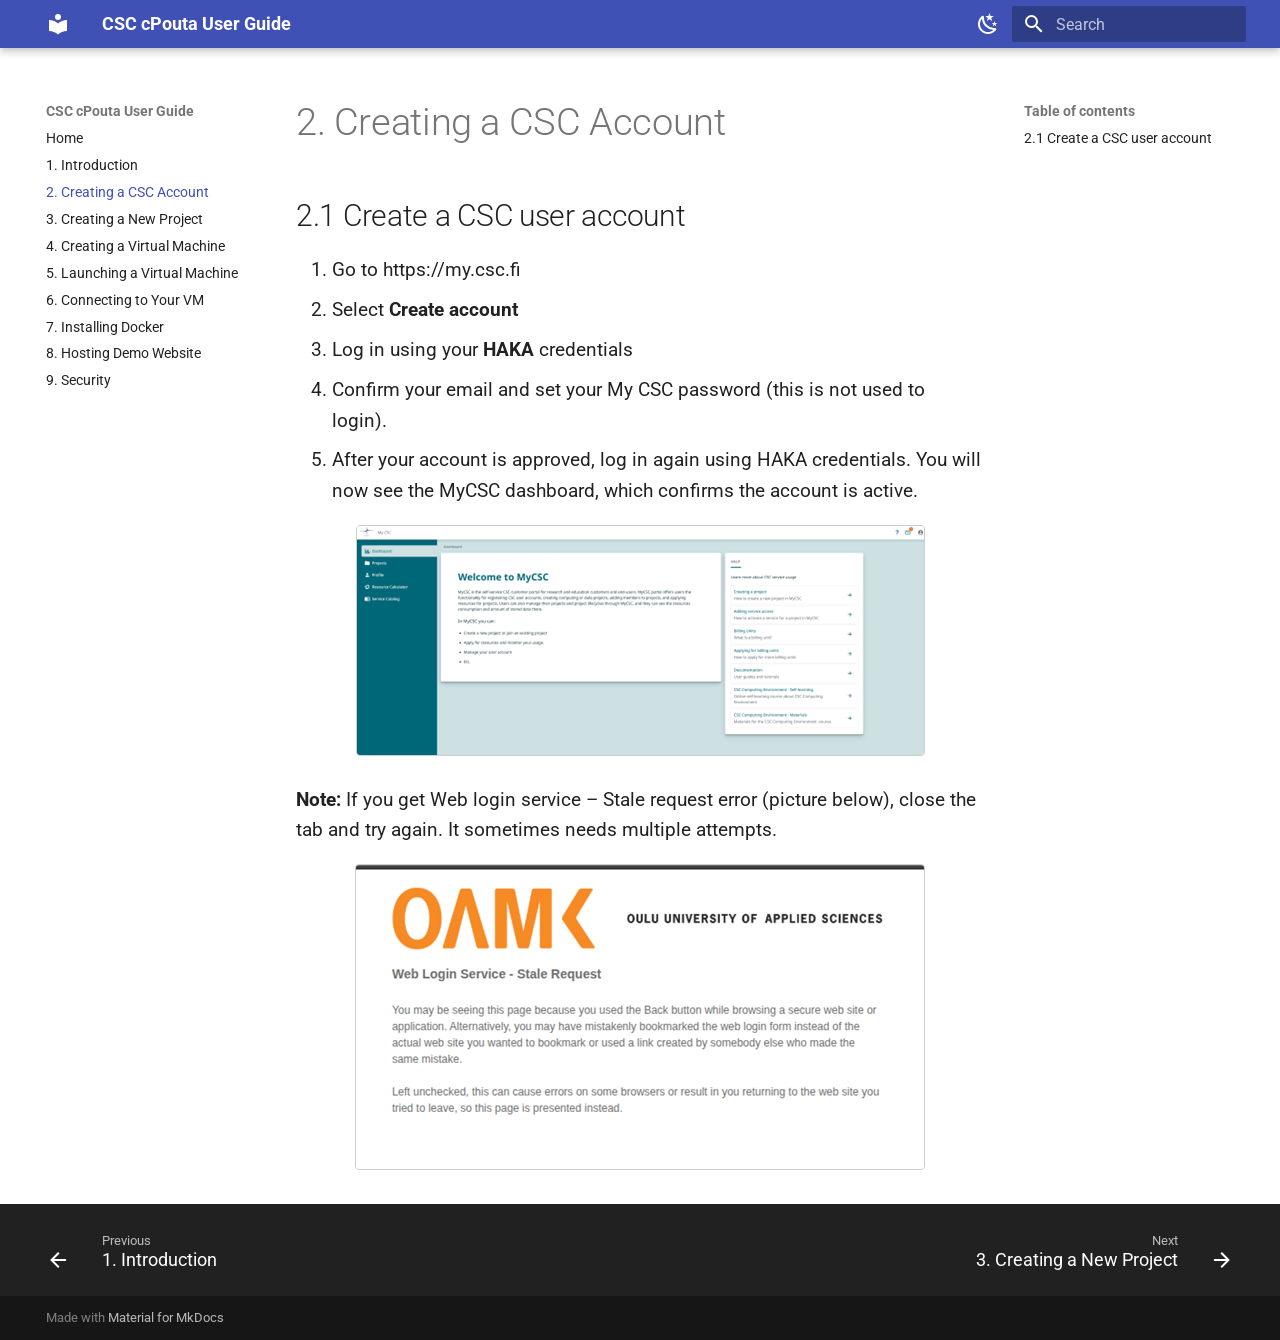
<file: site/2-account/index.html>
<!doctype html>
<html lang="en" class="no-js">
  <head>
    
      <meta charset="utf-8">
      <meta name="viewport" content="width=device-width,initial-scale=1">
      
      
      
      
        <link rel="prev" href="../1-introduction/">
      
      
        <link rel="next" href="../3-project/">
      
      
        
      
      
      <link rel="icon" href="../assets/images/favicon.png">
      <meta name="generator" content="mkdocs-1.6.1, mkdocs-material-9.7.0">
    
    
      
        <title>2. Creating a CSC Account - CSC cPouta User Guide</title>
      
    
    
      <link rel="stylesheet" href="../assets/stylesheets/main.618322db.min.css">
      
        
        <link rel="stylesheet" href="../assets/stylesheets/palette.ab4e12ef.min.css">
      
      


    
    
      
    
    
      
        
        
        <link rel="preconnect" href="https://fonts.gstatic.com" crossorigin>
        <link rel="stylesheet" href="https://fonts.googleapis.com/css?family=Roboto:300,300i,400,400i,700,700i%7CRoboto+Mono:400,400i,700,700i&display=fallback">
        <style>:root{--md-text-font:"Roboto";--md-code-font:"Roboto Mono"}</style>
      
    
    
      <link rel="stylesheet" href="../styles/extra.css">
    
    <script>__md_scope=new URL("..",location),__md_hash=e=>[...e].reduce(((e,_)=>(e<<5)-e+_.charCodeAt(0)),0),__md_get=(e,_=localStorage,t=__md_scope)=>JSON.parse(_.getItem(t.pathname+"."+e)),__md_set=(e,_,t=localStorage,a=__md_scope)=>{try{t.setItem(a.pathname+"."+e,JSON.stringify(_))}catch(e){}}</script>
    
      

    
    
  </head>
  
  
    
    
      
    
    
    
    
    <body dir="ltr" data-md-color-scheme="default" data-md-color-primary="indigo" data-md-color-accent="indigo">
  
    
    <input class="md-toggle" data-md-toggle="drawer" type="checkbox" id="__drawer" autocomplete="off">
    <input class="md-toggle" data-md-toggle="search" type="checkbox" id="__search" autocomplete="off">
    <label class="md-overlay" for="__drawer"></label>
    <div data-md-component="skip">
      
        
        <a href="#2-creating-a-csc-account" class="md-skip">
          Skip to content
        </a>
      
    </div>
    <div data-md-component="announce">
      
    </div>
    
    
      

  

<header class="md-header md-header--shadow" data-md-component="header">
  <nav class="md-header__inner md-grid" aria-label="Header">
    <a href=".." title="CSC cPouta User Guide" class="md-header__button md-logo" aria-label="CSC cPouta User Guide" data-md-component="logo">
      
  
  <svg xmlns="http://www.w3.org/2000/svg" viewBox="0 0 24 24"><path d="M12 8a3 3 0 0 0 3-3 3 3 0 0 0-3-3 3 3 0 0 0-3 3 3 3 0 0 0 3 3m0 3.54C9.64 9.35 6.5 8 3 8v11c3.5 0 6.64 1.35 9 3.54 2.36-2.19 5.5-3.54 9-3.54V8c-3.5 0-6.64 1.35-9 3.54"/></svg>

    </a>
    <label class="md-header__button md-icon" for="__drawer">
      
      <svg xmlns="http://www.w3.org/2000/svg" viewBox="0 0 24 24"><path d="M3 6h18v2H3zm0 5h18v2H3zm0 5h18v2H3z"/></svg>
    </label>
    <div class="md-header__title" data-md-component="header-title">
      <div class="md-header__ellipsis">
        <div class="md-header__topic">
          <span class="md-ellipsis">
            CSC cPouta User Guide
          </span>
        </div>
        <div class="md-header__topic" data-md-component="header-topic">
          <span class="md-ellipsis">
            
              2. Creating a CSC Account
            
          </span>
        </div>
      </div>
    </div>
    
      
        <form class="md-header__option" data-md-component="palette">
  
    
    
    
    <input class="md-option" data-md-color-media="" data-md-color-scheme="default" data-md-color-primary="indigo" data-md-color-accent="indigo"  aria-label="Switch to dark mode"  type="radio" name="__palette" id="__palette_0">
    
      <label class="md-header__button md-icon" title="Switch to dark mode" for="__palette_1" hidden>
        <svg xmlns="http://www.w3.org/2000/svg" viewBox="0 0 24 24"><path d="m17.75 4.09-2.53 1.94.91 3.06-2.63-1.81-2.63 1.81.91-3.06-2.53-1.94L12.44 4l1.06-3 1.06 3zm3.5 6.91-1.64 1.25.59 1.98-1.7-1.17-1.7 1.17.59-1.98L15.75 11l2.06-.05L18.5 9l.69 1.95zm-2.28 4.95c.83-.08 1.72 1.1 1.19 1.85-.32.45-.66.87-1.08 1.27C15.17 23 8.84 23 4.94 19.07c-3.91-3.9-3.91-10.24 0-14.14.4-.4.82-.76 1.27-1.08.75-.53 1.93.36 1.85 1.19-.27 2.86.69 5.83 2.89 8.02a9.96 9.96 0 0 0 8.02 2.89m-1.64 2.02a12.08 12.08 0 0 1-7.8-3.47c-2.17-2.19-3.33-5-3.49-7.82-2.81 3.14-2.7 7.96.31 10.98 3.02 3.01 7.84 3.12 10.98.31"/></svg>
      </label>
    
  
    
    
    
    <input class="md-option" data-md-color-media="" data-md-color-scheme="slate" data-md-color-primary="indigo" data-md-color-accent="indigo"  aria-label="Switch to light mode"  type="radio" name="__palette" id="__palette_1">
    
      <label class="md-header__button md-icon" title="Switch to light mode" for="__palette_0" hidden>
        <svg xmlns="http://www.w3.org/2000/svg" viewBox="0 0 24 24"><path d="M12 7a5 5 0 0 1 5 5 5 5 0 0 1-5 5 5 5 0 0 1-5-5 5 5 0 0 1 5-5m0 2a3 3 0 0 0-3 3 3 3 0 0 0 3 3 3 3 0 0 0 3-3 3 3 0 0 0-3-3m0-7 2.39 3.42C13.65 5.15 12.84 5 12 5s-1.65.15-2.39.42zM3.34 7l4.16-.35A7.2 7.2 0 0 0 5.94 8.5c-.44.74-.69 1.5-.83 2.29zm.02 10 1.76-3.77a7.131 7.131 0 0 0 2.38 4.14zM20.65 7l-1.77 3.79a7.02 7.02 0 0 0-2.38-4.15zm-.01 10-4.14.36c.59-.51 1.12-1.14 1.54-1.86.42-.73.69-1.5.83-2.29zM12 22l-2.41-3.44c.74.27 1.55.44 2.41.44.82 0 1.63-.17 2.37-.44z"/></svg>
      </label>
    
  
</form>
      
    
    
      <script>var palette=__md_get("__palette");if(palette&&palette.color){if("(prefers-color-scheme)"===palette.color.media){var media=matchMedia("(prefers-color-scheme: light)"),input=document.querySelector(media.matches?"[data-md-color-media='(prefers-color-scheme: light)']":"[data-md-color-media='(prefers-color-scheme: dark)']");palette.color.media=input.getAttribute("data-md-color-media"),palette.color.scheme=input.getAttribute("data-md-color-scheme"),palette.color.primary=input.getAttribute("data-md-color-primary"),palette.color.accent=input.getAttribute("data-md-color-accent")}for(var[key,value]of Object.entries(palette.color))document.body.setAttribute("data-md-color-"+key,value)}</script>
    
    
    
      
      
        <label class="md-header__button md-icon" for="__search">
          
          <svg xmlns="http://www.w3.org/2000/svg" viewBox="0 0 24 24"><path d="M9.5 3A6.5 6.5 0 0 1 16 9.5c0 1.61-.59 3.09-1.56 4.23l.27.27h.79l5 5-1.5 1.5-5-5v-.79l-.27-.27A6.52 6.52 0 0 1 9.5 16 6.5 6.5 0 0 1 3 9.5 6.5 6.5 0 0 1 9.5 3m0 2C7 5 5 7 5 9.5S7 14 9.5 14 14 12 14 9.5 12 5 9.5 5"/></svg>
        </label>
        <div class="md-search" data-md-component="search" role="dialog">
  <label class="md-search__overlay" for="__search"></label>
  <div class="md-search__inner" role="search">
    <form class="md-search__form" name="search">
      <input type="text" class="md-search__input" name="query" aria-label="Search" placeholder="Search" autocapitalize="off" autocorrect="off" autocomplete="off" spellcheck="false" data-md-component="search-query" required>
      <label class="md-search__icon md-icon" for="__search">
        
        <svg xmlns="http://www.w3.org/2000/svg" viewBox="0 0 24 24"><path d="M9.5 3A6.5 6.5 0 0 1 16 9.5c0 1.61-.59 3.09-1.56 4.23l.27.27h.79l5 5-1.5 1.5-5-5v-.79l-.27-.27A6.52 6.52 0 0 1 9.5 16 6.5 6.5 0 0 1 3 9.5 6.5 6.5 0 0 1 9.5 3m0 2C7 5 5 7 5 9.5S7 14 9.5 14 14 12 14 9.5 12 5 9.5 5"/></svg>
        
        <svg xmlns="http://www.w3.org/2000/svg" viewBox="0 0 24 24"><path d="M20 11v2H8l5.5 5.5-1.42 1.42L4.16 12l7.92-7.92L13.5 5.5 8 11z"/></svg>
      </label>
      <nav class="md-search__options" aria-label="Search">
        
        <button type="reset" class="md-search__icon md-icon" title="Clear" aria-label="Clear" tabindex="-1">
          
          <svg xmlns="http://www.w3.org/2000/svg" viewBox="0 0 24 24"><path d="M19 6.41 17.59 5 12 10.59 6.41 5 5 6.41 10.59 12 5 17.59 6.41 19 12 13.41 17.59 19 19 17.59 13.41 12z"/></svg>
        </button>
      </nav>
      
        <div class="md-search__suggest" data-md-component="search-suggest"></div>
      
    </form>
    <div class="md-search__output">
      <div class="md-search__scrollwrap" tabindex="0" data-md-scrollfix>
        <div class="md-search-result" data-md-component="search-result">
          <div class="md-search-result__meta">
            Initializing search
          </div>
          <ol class="md-search-result__list" role="presentation"></ol>
        </div>
      </div>
    </div>
  </div>
</div>
      
    
    
  </nav>
  
</header>
    
    <div class="md-container" data-md-component="container">
      
      
        
          
        
      
      <main class="md-main" data-md-component="main">
        <div class="md-main__inner md-grid">
          
            
              
              <div class="md-sidebar md-sidebar--primary" data-md-component="sidebar" data-md-type="navigation" >
                <div class="md-sidebar__scrollwrap">
                  <div class="md-sidebar__inner">
                    



<nav class="md-nav md-nav--primary" aria-label="Navigation" data-md-level="0">
  <label class="md-nav__title" for="__drawer">
    <a href=".." title="CSC cPouta User Guide" class="md-nav__button md-logo" aria-label="CSC cPouta User Guide" data-md-component="logo">
      
  
  <svg xmlns="http://www.w3.org/2000/svg" viewBox="0 0 24 24"><path d="M12 8a3 3 0 0 0 3-3 3 3 0 0 0-3-3 3 3 0 0 0-3 3 3 3 0 0 0 3 3m0 3.54C9.64 9.35 6.5 8 3 8v11c3.5 0 6.64 1.35 9 3.54 2.36-2.19 5.5-3.54 9-3.54V8c-3.5 0-6.64 1.35-9 3.54"/></svg>

    </a>
    CSC cPouta User Guide
  </label>
  
  <ul class="md-nav__list" data-md-scrollfix>
    
      
      
  
  
  
  
    <li class="md-nav__item">
      <a href=".." class="md-nav__link">
        
  
  
  <span class="md-ellipsis">
    
  
    Home
  

    
  </span>
  
  

      </a>
    </li>
  

    
      
      
  
  
  
  
    <li class="md-nav__item">
      <a href="../1-introduction/" class="md-nav__link">
        
  
  
  <span class="md-ellipsis">
    
  
    1. Introduction
  

    
  </span>
  
  

      </a>
    </li>
  

    
      
      
  
  
    
  
  
  
    <li class="md-nav__item md-nav__item--active">
      
      <input class="md-nav__toggle md-toggle" type="checkbox" id="__toc">
      
      
        
      
      
        <label class="md-nav__link md-nav__link--active" for="__toc">
          
  
  
  <span class="md-ellipsis">
    
  
    2. Creating a CSC Account
  

    
  </span>
  
  

          <span class="md-nav__icon md-icon"></span>
        </label>
      
      <a href="./" class="md-nav__link md-nav__link--active">
        
  
  
  <span class="md-ellipsis">
    
  
    2. Creating a CSC Account
  

    
  </span>
  
  

      </a>
      
        

<nav class="md-nav md-nav--secondary" aria-label="Table of contents">
  
  
  
    
  
  
    <label class="md-nav__title" for="__toc">
      <span class="md-nav__icon md-icon"></span>
      Table of contents
    </label>
    <ul class="md-nav__list" data-md-component="toc" data-md-scrollfix>
      
        <li class="md-nav__item">
  <a href="#21-create-a-csc-user-account" class="md-nav__link">
    <span class="md-ellipsis">
      
        2.1 Create a CSC user account
      
    </span>
  </a>
  
</li>
      
    </ul>
  
</nav>
      
    </li>
  

    
      
      
  
  
  
  
    <li class="md-nav__item">
      <a href="../3-project/" class="md-nav__link">
        
  
  
  <span class="md-ellipsis">
    
  
    3. Creating a New Project
  

    
  </span>
  
  

      </a>
    </li>
  

    
      
      
  
  
  
  
    <li class="md-nav__item">
      <a href="../4-vm/" class="md-nav__link">
        
  
  
  <span class="md-ellipsis">
    
  
    4. Creating a Virtual Machine
  

    
  </span>
  
  

      </a>
    </li>
  

    
      
      
  
  
  
  
    <li class="md-nav__item">
      <a href="../5-launching/" class="md-nav__link">
        
  
  
  <span class="md-ellipsis">
    
  
    5. Launching a Virtual Machine
  

    
  </span>
  
  

      </a>
    </li>
  

    
      
      
  
  
  
  
    <li class="md-nav__item">
      <a href="../6-connecting/" class="md-nav__link">
        
  
  
  <span class="md-ellipsis">
    
  
    6. Connecting to Your VM
  

    
  </span>
  
  

      </a>
    </li>
  

    
      
      
  
  
  
  
    <li class="md-nav__item">
      <a href="../7-docker/" class="md-nav__link">
        
  
  
  <span class="md-ellipsis">
    
  
    7. Installing Docker
  

    
  </span>
  
  

      </a>
    </li>
  

    
      
      
  
  
  
  
    <li class="md-nav__item">
      <a href="../8-demo/" class="md-nav__link">
        
  
  
  <span class="md-ellipsis">
    
  
    8. Hosting Demo Website
  

    
  </span>
  
  

      </a>
    </li>
  

    
      
      
  
  
  
  
    <li class="md-nav__item">
      <a href="../9-security/" class="md-nav__link">
        
  
  
  <span class="md-ellipsis">
    
  
    9. Security
  

    
  </span>
  
  

      </a>
    </li>
  

    
  </ul>
</nav>
                  </div>
                </div>
              </div>
            
            
              
              <div class="md-sidebar md-sidebar--secondary" data-md-component="sidebar" data-md-type="toc" >
                <div class="md-sidebar__scrollwrap">
                  <div class="md-sidebar__inner">
                    

<nav class="md-nav md-nav--secondary" aria-label="Table of contents">
  
  
  
    
  
  
    <label class="md-nav__title" for="__toc">
      <span class="md-nav__icon md-icon"></span>
      Table of contents
    </label>
    <ul class="md-nav__list" data-md-component="toc" data-md-scrollfix>
      
        <li class="md-nav__item">
  <a href="#21-create-a-csc-user-account" class="md-nav__link">
    <span class="md-ellipsis">
      
        2.1 Create a CSC user account
      
    </span>
  </a>
  
</li>
      
    </ul>
  
</nav>
                  </div>
                </div>
              </div>
            
          
          
            <div class="md-content" data-md-component="content">
              
              <article class="md-content__inner md-typeset">
                
                  



<h1 id="2-creating-a-csc-account">2. Creating a CSC Account<a class="headerlink" href="#2-creating-a-csc-account" title="Permanent link">&para;</a></h1>
<h2 id="21-create-a-csc-user-account">2.1 Create a CSC user account<a class="headerlink" href="#21-create-a-csc-user-account" title="Permanent link">&para;</a></h2>
<ol>
<li>Go to https://my.csc.fi  </li>
<li>Select <strong>Create account</strong>  </li>
<li>Log in using your <strong>HAKA</strong> credentials  </li>
<li>Confirm your email and set your My CSC password (this is not used to login).</li>
<li>After your account is approved, log in again using HAKA credentials.
You will now see the MyCSC dashboard, which confirms the account is active.</li>
</ol>
<p align="center">
  <img src="../images/picture1.png" alt="A screenshot of MyCSC dashboard." class="guide-screenshot" />
</p>

<p><strong>Note:</strong> If you get Web login service – Stale request error (picture below), close the tab and try again. It sometimes needs multiple attempts.</p>
<p align="center">
  <img src="../images/picture2.png" alt="Web login service - stale request error" class="guide-screenshot" />
</p>












                
              </article>
            </div>
          
          
<script>var target=document.getElementById(location.hash.slice(1));target&&target.name&&(target.checked=target.name.startsWith("__tabbed_"))</script>
        </div>
        
          <button type="button" class="md-top md-icon" data-md-component="top" hidden>
  
  <svg xmlns="http://www.w3.org/2000/svg" viewBox="0 0 24 24"><path d="M13 20h-2V8l-5.5 5.5-1.42-1.42L12 4.16l7.92 7.92-1.42 1.42L13 8z"/></svg>
  Back to top
</button>
        
      </main>
      
        <footer class="md-footer">
  
    
      
      <nav class="md-footer__inner md-grid" aria-label="Footer" >
        
          
          <a href="../1-introduction/" class="md-footer__link md-footer__link--prev" aria-label="Previous: 1. Introduction">
            <div class="md-footer__button md-icon">
              
              <svg xmlns="http://www.w3.org/2000/svg" viewBox="0 0 24 24"><path d="M20 11v2H8l5.5 5.5-1.42 1.42L4.16 12l7.92-7.92L13.5 5.5 8 11z"/></svg>
            </div>
            <div class="md-footer__title">
              <span class="md-footer__direction">
                Previous
              </span>
              <div class="md-ellipsis">
                1. Introduction
              </div>
            </div>
          </a>
        
        
          
          <a href="../3-project/" class="md-footer__link md-footer__link--next" aria-label="Next: 3. Creating a New Project">
            <div class="md-footer__title">
              <span class="md-footer__direction">
                Next
              </span>
              <div class="md-ellipsis">
                3. Creating a New Project
              </div>
            </div>
            <div class="md-footer__button md-icon">
              
              <svg xmlns="http://www.w3.org/2000/svg" viewBox="0 0 24 24"><path d="M4 11v2h12l-5.5 5.5 1.42 1.42L19.84 12l-7.92-7.92L10.5 5.5 16 11z"/></svg>
            </div>
          </a>
        
      </nav>
    
  
  <div class="md-footer-meta md-typeset">
    <div class="md-footer-meta__inner md-grid">
      <div class="md-copyright">
  
  
    Made with
    <a href="https://squidfunk.github.io/mkdocs-material/" target="_blank" rel="noopener">
      Material for MkDocs
    </a>
  
</div>
      
    </div>
  </div>
</footer>
      
    </div>
    <div class="md-dialog" data-md-component="dialog">
      <div class="md-dialog__inner md-typeset"></div>
    </div>
    
    
    
      
      
      <script id="__config" type="application/json">{"annotate": null, "base": "..", "features": ["navigation.indexes", "navigation.expand", "content.code.copy", "navigation.top", "search.suggest", "search.highlight", "navigation.footer"], "search": "../assets/javascripts/workers/search.7a47a382.min.js", "tags": null, "translations": {"clipboard.copied": "Copied to clipboard", "clipboard.copy": "Copy to clipboard", "search.result.more.one": "1 more on this page", "search.result.more.other": "# more on this page", "search.result.none": "No matching documents", "search.result.one": "1 matching document", "search.result.other": "# matching documents", "search.result.placeholder": "Type to start searching", "search.result.term.missing": "Missing", "select.version": "Select version"}, "version": null}</script>
    
    
      <script src="../assets/javascripts/bundle.e71a0d61.min.js"></script>
      
    
  </body>
</html>
</file>
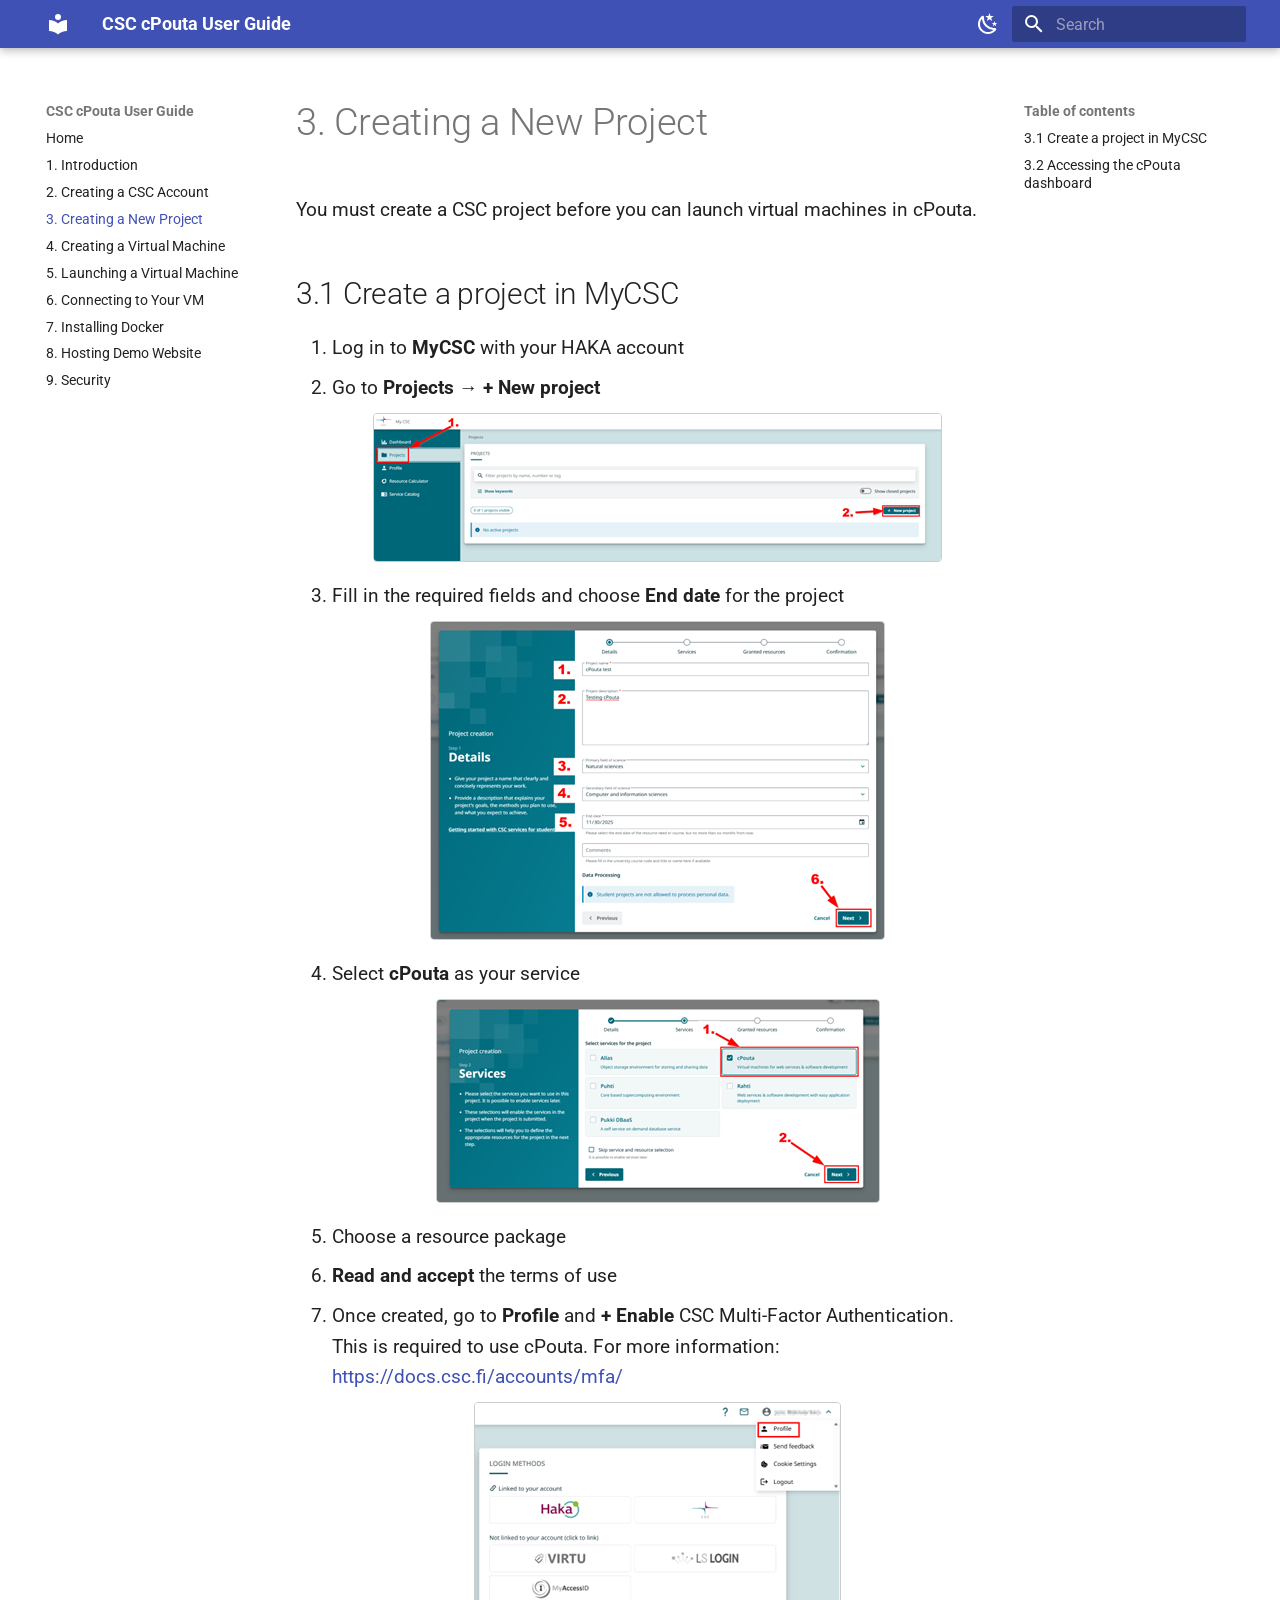
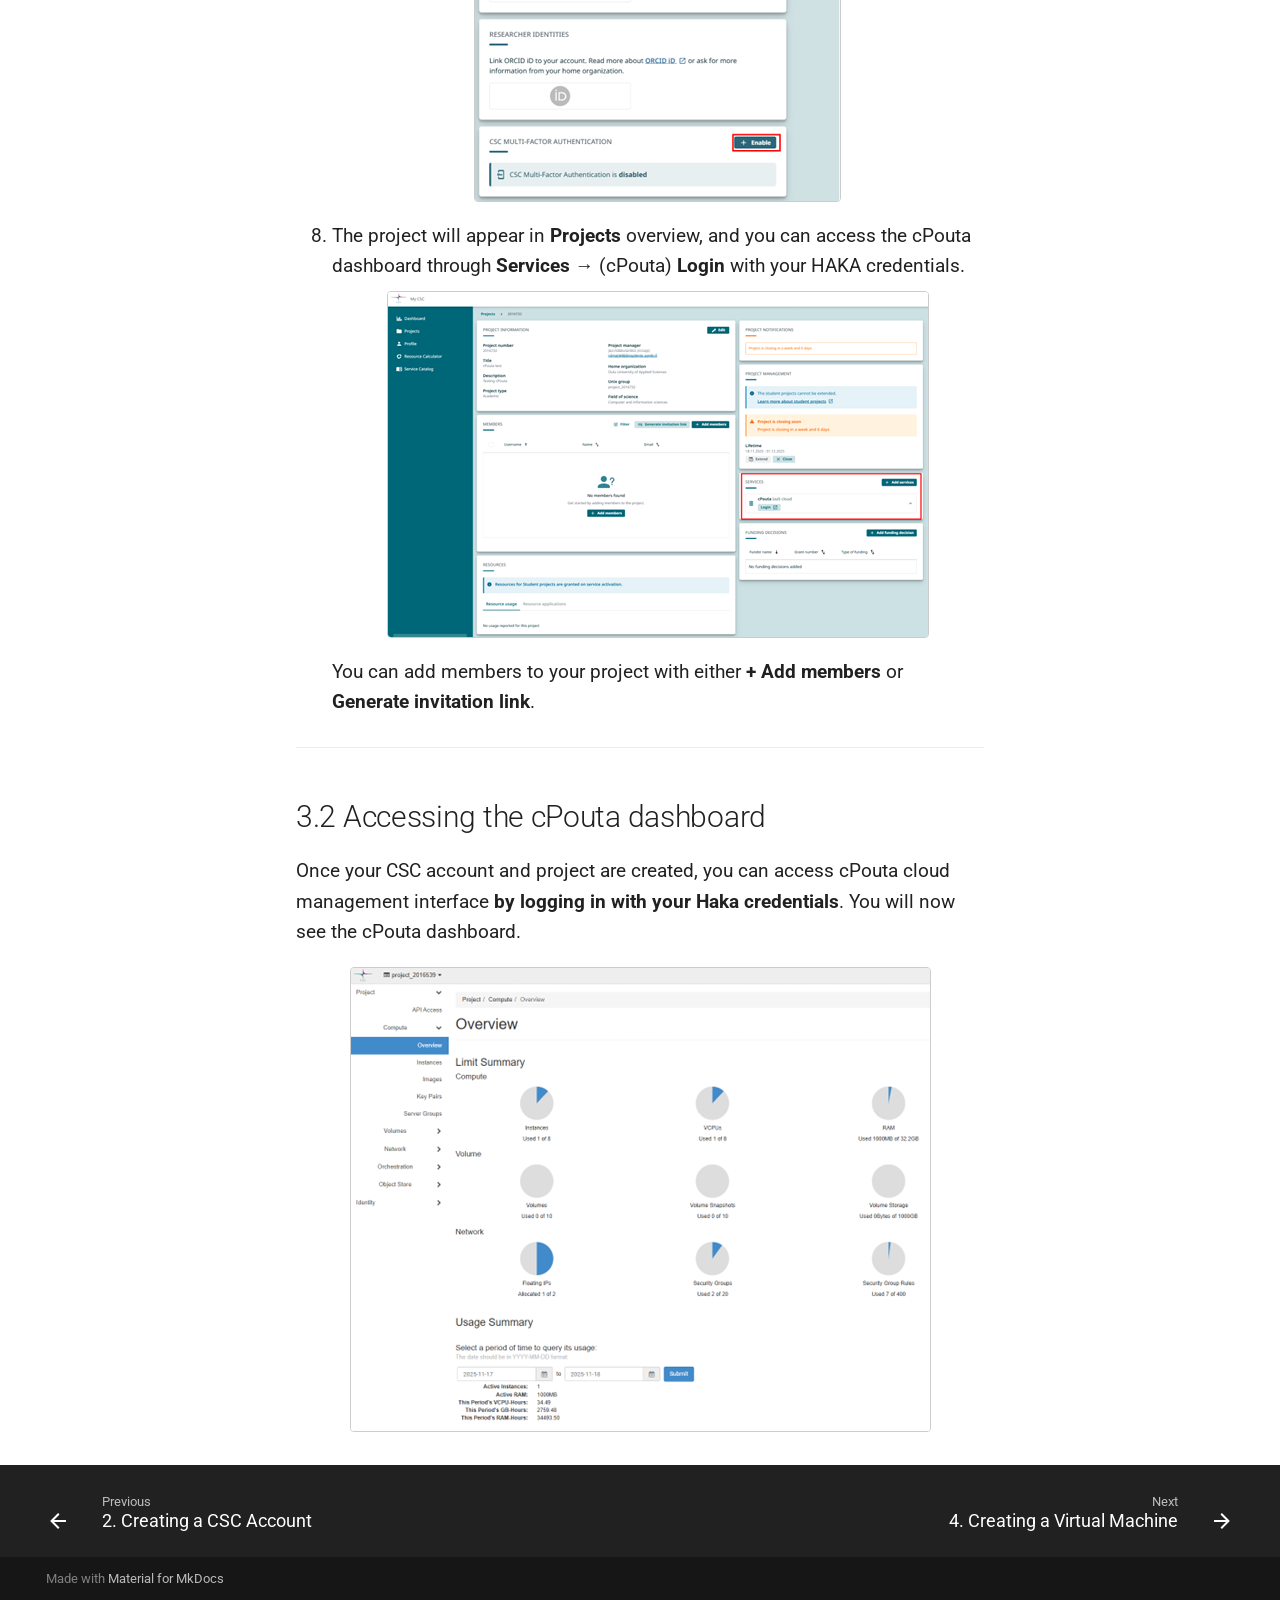
<file: site/3-project/index.html>
<!doctype html>
<html lang="en" class="no-js">
  <head>
    
      <meta charset="utf-8">
      <meta name="viewport" content="width=device-width,initial-scale=1">
      
      
      
      
        <link rel="prev" href="../2-account/">
      
      
        <link rel="next" href="../4-vm/">
      
      
        
      
      
      <link rel="icon" href="../assets/images/favicon.png">
      <meta name="generator" content="mkdocs-1.6.1, mkdocs-material-9.7.0">
    
    
      
        <title>3. Creating a New Project - CSC cPouta User Guide</title>
      
    
    
      <link rel="stylesheet" href="../assets/stylesheets/main.618322db.min.css">
      
        
        <link rel="stylesheet" href="../assets/stylesheets/palette.ab4e12ef.min.css">
      
      


    
    
      
    
    
      
        
        
        <link rel="preconnect" href="https://fonts.gstatic.com" crossorigin>
        <link rel="stylesheet" href="https://fonts.googleapis.com/css?family=Roboto:300,300i,400,400i,700,700i%7CRoboto+Mono:400,400i,700,700i&display=fallback">
        <style>:root{--md-text-font:"Roboto";--md-code-font:"Roboto Mono"}</style>
      
    
    
      <link rel="stylesheet" href="../styles/extra.css">
    
    <script>__md_scope=new URL("..",location),__md_hash=e=>[...e].reduce(((e,_)=>(e<<5)-e+_.charCodeAt(0)),0),__md_get=(e,_=localStorage,t=__md_scope)=>JSON.parse(_.getItem(t.pathname+"."+e)),__md_set=(e,_,t=localStorage,a=__md_scope)=>{try{t.setItem(a.pathname+"."+e,JSON.stringify(_))}catch(e){}}</script>
    
      

    
    
  </head>
  
  
    
    
      
    
    
    
    
    <body dir="ltr" data-md-color-scheme="default" data-md-color-primary="indigo" data-md-color-accent="indigo">
  
    
    <input class="md-toggle" data-md-toggle="drawer" type="checkbox" id="__drawer" autocomplete="off">
    <input class="md-toggle" data-md-toggle="search" type="checkbox" id="__search" autocomplete="off">
    <label class="md-overlay" for="__drawer"></label>
    <div data-md-component="skip">
      
        
        <a href="#3-creating-a-new-project" class="md-skip">
          Skip to content
        </a>
      
    </div>
    <div data-md-component="announce">
      
    </div>
    
    
      

  

<header class="md-header md-header--shadow" data-md-component="header">
  <nav class="md-header__inner md-grid" aria-label="Header">
    <a href=".." title="CSC cPouta User Guide" class="md-header__button md-logo" aria-label="CSC cPouta User Guide" data-md-component="logo">
      
  
  <svg xmlns="http://www.w3.org/2000/svg" viewBox="0 0 24 24"><path d="M12 8a3 3 0 0 0 3-3 3 3 0 0 0-3-3 3 3 0 0 0-3 3 3 3 0 0 0 3 3m0 3.54C9.64 9.35 6.5 8 3 8v11c3.5 0 6.64 1.35 9 3.54 2.36-2.19 5.5-3.54 9-3.54V8c-3.5 0-6.64 1.35-9 3.54"/></svg>

    </a>
    <label class="md-header__button md-icon" for="__drawer">
      
      <svg xmlns="http://www.w3.org/2000/svg" viewBox="0 0 24 24"><path d="M3 6h18v2H3zm0 5h18v2H3zm0 5h18v2H3z"/></svg>
    </label>
    <div class="md-header__title" data-md-component="header-title">
      <div class="md-header__ellipsis">
        <div class="md-header__topic">
          <span class="md-ellipsis">
            CSC cPouta User Guide
          </span>
        </div>
        <div class="md-header__topic" data-md-component="header-topic">
          <span class="md-ellipsis">
            
              3. Creating a New Project
            
          </span>
        </div>
      </div>
    </div>
    
      
        <form class="md-header__option" data-md-component="palette">
  
    
    
    
    <input class="md-option" data-md-color-media="" data-md-color-scheme="default" data-md-color-primary="indigo" data-md-color-accent="indigo"  aria-label="Switch to dark mode"  type="radio" name="__palette" id="__palette_0">
    
      <label class="md-header__button md-icon" title="Switch to dark mode" for="__palette_1" hidden>
        <svg xmlns="http://www.w3.org/2000/svg" viewBox="0 0 24 24"><path d="m17.75 4.09-2.53 1.94.91 3.06-2.63-1.81-2.63 1.81.91-3.06-2.53-1.94L12.44 4l1.06-3 1.06 3zm3.5 6.91-1.64 1.25.59 1.98-1.7-1.17-1.7 1.17.59-1.98L15.75 11l2.06-.05L18.5 9l.69 1.95zm-2.28 4.95c.83-.08 1.72 1.1 1.19 1.85-.32.45-.66.87-1.08 1.27C15.17 23 8.84 23 4.94 19.07c-3.91-3.9-3.91-10.24 0-14.14.4-.4.82-.76 1.27-1.08.75-.53 1.93.36 1.85 1.19-.27 2.86.69 5.83 2.89 8.02a9.96 9.96 0 0 0 8.02 2.89m-1.64 2.02a12.08 12.08 0 0 1-7.8-3.47c-2.17-2.19-3.33-5-3.49-7.82-2.81 3.14-2.7 7.96.31 10.98 3.02 3.01 7.84 3.12 10.98.31"/></svg>
      </label>
    
  
    
    
    
    <input class="md-option" data-md-color-media="" data-md-color-scheme="slate" data-md-color-primary="indigo" data-md-color-accent="indigo"  aria-label="Switch to light mode"  type="radio" name="__palette" id="__palette_1">
    
      <label class="md-header__button md-icon" title="Switch to light mode" for="__palette_0" hidden>
        <svg xmlns="http://www.w3.org/2000/svg" viewBox="0 0 24 24"><path d="M12 7a5 5 0 0 1 5 5 5 5 0 0 1-5 5 5 5 0 0 1-5-5 5 5 0 0 1 5-5m0 2a3 3 0 0 0-3 3 3 3 0 0 0 3 3 3 3 0 0 0 3-3 3 3 0 0 0-3-3m0-7 2.39 3.42C13.65 5.15 12.84 5 12 5s-1.65.15-2.39.42zM3.34 7l4.16-.35A7.2 7.2 0 0 0 5.94 8.5c-.44.74-.69 1.5-.83 2.29zm.02 10 1.76-3.77a7.131 7.131 0 0 0 2.38 4.14zM20.65 7l-1.77 3.79a7.02 7.02 0 0 0-2.38-4.15zm-.01 10-4.14.36c.59-.51 1.12-1.14 1.54-1.86.42-.73.69-1.5.83-2.29zM12 22l-2.41-3.44c.74.27 1.55.44 2.41.44.82 0 1.63-.17 2.37-.44z"/></svg>
      </label>
    
  
</form>
      
    
    
      <script>var palette=__md_get("__palette");if(palette&&palette.color){if("(prefers-color-scheme)"===palette.color.media){var media=matchMedia("(prefers-color-scheme: light)"),input=document.querySelector(media.matches?"[data-md-color-media='(prefers-color-scheme: light)']":"[data-md-color-media='(prefers-color-scheme: dark)']");palette.color.media=input.getAttribute("data-md-color-media"),palette.color.scheme=input.getAttribute("data-md-color-scheme"),palette.color.primary=input.getAttribute("data-md-color-primary"),palette.color.accent=input.getAttribute("data-md-color-accent")}for(var[key,value]of Object.entries(palette.color))document.body.setAttribute("data-md-color-"+key,value)}</script>
    
    
    
      
      
        <label class="md-header__button md-icon" for="__search">
          
          <svg xmlns="http://www.w3.org/2000/svg" viewBox="0 0 24 24"><path d="M9.5 3A6.5 6.5 0 0 1 16 9.5c0 1.61-.59 3.09-1.56 4.23l.27.27h.79l5 5-1.5 1.5-5-5v-.79l-.27-.27A6.52 6.52 0 0 1 9.5 16 6.5 6.5 0 0 1 3 9.5 6.5 6.5 0 0 1 9.5 3m0 2C7 5 5 7 5 9.5S7 14 9.5 14 14 12 14 9.5 12 5 9.5 5"/></svg>
        </label>
        <div class="md-search" data-md-component="search" role="dialog">
  <label class="md-search__overlay" for="__search"></label>
  <div class="md-search__inner" role="search">
    <form class="md-search__form" name="search">
      <input type="text" class="md-search__input" name="query" aria-label="Search" placeholder="Search" autocapitalize="off" autocorrect="off" autocomplete="off" spellcheck="false" data-md-component="search-query" required>
      <label class="md-search__icon md-icon" for="__search">
        
        <svg xmlns="http://www.w3.org/2000/svg" viewBox="0 0 24 24"><path d="M9.5 3A6.5 6.5 0 0 1 16 9.5c0 1.61-.59 3.09-1.56 4.23l.27.27h.79l5 5-1.5 1.5-5-5v-.79l-.27-.27A6.52 6.52 0 0 1 9.5 16 6.5 6.5 0 0 1 3 9.5 6.5 6.5 0 0 1 9.5 3m0 2C7 5 5 7 5 9.5S7 14 9.5 14 14 12 14 9.5 12 5 9.5 5"/></svg>
        
        <svg xmlns="http://www.w3.org/2000/svg" viewBox="0 0 24 24"><path d="M20 11v2H8l5.5 5.5-1.42 1.42L4.16 12l7.92-7.92L13.5 5.5 8 11z"/></svg>
      </label>
      <nav class="md-search__options" aria-label="Search">
        
        <button type="reset" class="md-search__icon md-icon" title="Clear" aria-label="Clear" tabindex="-1">
          
          <svg xmlns="http://www.w3.org/2000/svg" viewBox="0 0 24 24"><path d="M19 6.41 17.59 5 12 10.59 6.41 5 5 6.41 10.59 12 5 17.59 6.41 19 12 13.41 17.59 19 19 17.59 13.41 12z"/></svg>
        </button>
      </nav>
      
        <div class="md-search__suggest" data-md-component="search-suggest"></div>
      
    </form>
    <div class="md-search__output">
      <div class="md-search__scrollwrap" tabindex="0" data-md-scrollfix>
        <div class="md-search-result" data-md-component="search-result">
          <div class="md-search-result__meta">
            Initializing search
          </div>
          <ol class="md-search-result__list" role="presentation"></ol>
        </div>
      </div>
    </div>
  </div>
</div>
      
    
    
  </nav>
  
</header>
    
    <div class="md-container" data-md-component="container">
      
      
        
          
        
      
      <main class="md-main" data-md-component="main">
        <div class="md-main__inner md-grid">
          
            
              
              <div class="md-sidebar md-sidebar--primary" data-md-component="sidebar" data-md-type="navigation" >
                <div class="md-sidebar__scrollwrap">
                  <div class="md-sidebar__inner">
                    



<nav class="md-nav md-nav--primary" aria-label="Navigation" data-md-level="0">
  <label class="md-nav__title" for="__drawer">
    <a href=".." title="CSC cPouta User Guide" class="md-nav__button md-logo" aria-label="CSC cPouta User Guide" data-md-component="logo">
      
  
  <svg xmlns="http://www.w3.org/2000/svg" viewBox="0 0 24 24"><path d="M12 8a3 3 0 0 0 3-3 3 3 0 0 0-3-3 3 3 0 0 0-3 3 3 3 0 0 0 3 3m0 3.54C9.64 9.35 6.5 8 3 8v11c3.5 0 6.64 1.35 9 3.54 2.36-2.19 5.5-3.54 9-3.54V8c-3.5 0-6.64 1.35-9 3.54"/></svg>

    </a>
    CSC cPouta User Guide
  </label>
  
  <ul class="md-nav__list" data-md-scrollfix>
    
      
      
  
  
  
  
    <li class="md-nav__item">
      <a href=".." class="md-nav__link">
        
  
  
  <span class="md-ellipsis">
    
  
    Home
  

    
  </span>
  
  

      </a>
    </li>
  

    
      
      
  
  
  
  
    <li class="md-nav__item">
      <a href="../1-introduction/" class="md-nav__link">
        
  
  
  <span class="md-ellipsis">
    
  
    1. Introduction
  

    
  </span>
  
  

      </a>
    </li>
  

    
      
      
  
  
  
  
    <li class="md-nav__item">
      <a href="../2-account/" class="md-nav__link">
        
  
  
  <span class="md-ellipsis">
    
  
    2. Creating a CSC Account
  

    
  </span>
  
  

      </a>
    </li>
  

    
      
      
  
  
    
  
  
  
    <li class="md-nav__item md-nav__item--active">
      
      <input class="md-nav__toggle md-toggle" type="checkbox" id="__toc">
      
      
        
      
      
        <label class="md-nav__link md-nav__link--active" for="__toc">
          
  
  
  <span class="md-ellipsis">
    
  
    3. Creating a New Project
  

    
  </span>
  
  

          <span class="md-nav__icon md-icon"></span>
        </label>
      
      <a href="./" class="md-nav__link md-nav__link--active">
        
  
  
  <span class="md-ellipsis">
    
  
    3. Creating a New Project
  

    
  </span>
  
  

      </a>
      
        

<nav class="md-nav md-nav--secondary" aria-label="Table of contents">
  
  
  
    
  
  
    <label class="md-nav__title" for="__toc">
      <span class="md-nav__icon md-icon"></span>
      Table of contents
    </label>
    <ul class="md-nav__list" data-md-component="toc" data-md-scrollfix>
      
        <li class="md-nav__item">
  <a href="#31-create-a-project-in-mycsc" class="md-nav__link">
    <span class="md-ellipsis">
      
        3.1 Create a project in MyCSC
      
    </span>
  </a>
  
</li>
      
        <li class="md-nav__item">
  <a href="#32-accessing-the-cpouta-dashboard" class="md-nav__link">
    <span class="md-ellipsis">
      
        3.2 Accessing the cPouta dashboard
      
    </span>
  </a>
  
</li>
      
    </ul>
  
</nav>
      
    </li>
  

    
      
      
  
  
  
  
    <li class="md-nav__item">
      <a href="../4-vm/" class="md-nav__link">
        
  
  
  <span class="md-ellipsis">
    
  
    4. Creating a Virtual Machine
  

    
  </span>
  
  

      </a>
    </li>
  

    
      
      
  
  
  
  
    <li class="md-nav__item">
      <a href="../5-launching/" class="md-nav__link">
        
  
  
  <span class="md-ellipsis">
    
  
    5. Launching a Virtual Machine
  

    
  </span>
  
  

      </a>
    </li>
  

    
      
      
  
  
  
  
    <li class="md-nav__item">
      <a href="../6-connecting/" class="md-nav__link">
        
  
  
  <span class="md-ellipsis">
    
  
    6. Connecting to Your VM
  

    
  </span>
  
  

      </a>
    </li>
  

    
      
      
  
  
  
  
    <li class="md-nav__item">
      <a href="../7-docker/" class="md-nav__link">
        
  
  
  <span class="md-ellipsis">
    
  
    7. Installing Docker
  

    
  </span>
  
  

      </a>
    </li>
  

    
      
      
  
  
  
  
    <li class="md-nav__item">
      <a href="../8-demo/" class="md-nav__link">
        
  
  
  <span class="md-ellipsis">
    
  
    8. Hosting Demo Website
  

    
  </span>
  
  

      </a>
    </li>
  

    
      
      
  
  
  
  
    <li class="md-nav__item">
      <a href="../9-security/" class="md-nav__link">
        
  
  
  <span class="md-ellipsis">
    
  
    9. Security
  

    
  </span>
  
  

      </a>
    </li>
  

    
  </ul>
</nav>
                  </div>
                </div>
              </div>
            
            
              
              <div class="md-sidebar md-sidebar--secondary" data-md-component="sidebar" data-md-type="toc" >
                <div class="md-sidebar__scrollwrap">
                  <div class="md-sidebar__inner">
                    

<nav class="md-nav md-nav--secondary" aria-label="Table of contents">
  
  
  
    
  
  
    <label class="md-nav__title" for="__toc">
      <span class="md-nav__icon md-icon"></span>
      Table of contents
    </label>
    <ul class="md-nav__list" data-md-component="toc" data-md-scrollfix>
      
        <li class="md-nav__item">
  <a href="#31-create-a-project-in-mycsc" class="md-nav__link">
    <span class="md-ellipsis">
      
        3.1 Create a project in MyCSC
      
    </span>
  </a>
  
</li>
      
        <li class="md-nav__item">
  <a href="#32-accessing-the-cpouta-dashboard" class="md-nav__link">
    <span class="md-ellipsis">
      
        3.2 Accessing the cPouta dashboard
      
    </span>
  </a>
  
</li>
      
    </ul>
  
</nav>
                  </div>
                </div>
              </div>
            
          
          
            <div class="md-content" data-md-component="content">
              
              <article class="md-content__inner md-typeset">
                
                  



<h1 id="3-creating-a-new-project">3. Creating a New Project<a class="headerlink" href="#3-creating-a-new-project" title="Permanent link">&para;</a></h1>
<p>You must create a CSC project before you can launch virtual machines in cPouta.</p>
<h2 id="31-create-a-project-in-mycsc">3.1 Create a project in MyCSC<a class="headerlink" href="#31-create-a-project-in-mycsc" title="Permanent link">&para;</a></h2>
<ol>
<li>Log in to <strong>MyCSC</strong> with your HAKA account</li>
<li>Go to <strong>Projects → + New project</strong>
    <p align="center">
    <img src="../images/picture3.png" alt="Screenshot of a project creation" class="guide-screenshot" />
    </p></li>
<li>Fill in the required fields and choose <strong>End date</strong> for the project
    <p align="center">
    <img src="../images/picture4.png" alt="Screenshot of project creation details" class="guide-screenshot" />
    </p></li>
<li>Select <strong>cPouta</strong> as your service
    <p align="center">
    <img src="../images/picture5.png" alt="Screenshot of project creation, services" class="guide-screenshot" />
    </p></li>
<li>Choose a resource package</li>
<li><strong>Read and accept</strong> the terms of use</li>
<li>Once created, go to <strong>Profile</strong> and <strong>+ Enable</strong> CSC Multi-Factor Authentication. This is required to use cPouta. For more information: <a href="https://docs.csc.fi/accounts/mfa/">https://docs.csc.fi/accounts/mfa/</a>
    <p align="center">
    <img src="../images/picture6.png" alt="Screenshot of CSC MFA enabling" class="guide-screenshot" />
    </p></li>
<li>The project will appear in <strong>Projects</strong> overview, and you can access the cPouta dashboard through <strong>Services</strong> → (cPouta) <strong>Login</strong> with your HAKA credentials.
    <p align="center">
    <img src="../images/picture7.png" alt="Screenshot of My CSC project overview" class="guide-screenshot" />
    </p>
You can add members to your project with either <strong>+ Add members</strong> or <strong>Generate invitation link</strong>.</li>
</ol>
<hr />
<h2 id="32-accessing-the-cpouta-dashboard">3.2 Accessing the cPouta dashboard<a class="headerlink" href="#32-accessing-the-cpouta-dashboard" title="Permanent link">&para;</a></h2>
<p>Once your CSC account and project are created, you can access cPouta cloud management interface <strong>by logging in with your Haka credentials</strong>. You will now see the cPouta dashboard.
    <p align="center">
    <img src="../images/picture8.png" alt="Screenshot of cPouta dashboard" class="guide-screenshot" />
    </p></p>












                
              </article>
            </div>
          
          
<script>var target=document.getElementById(location.hash.slice(1));target&&target.name&&(target.checked=target.name.startsWith("__tabbed_"))</script>
        </div>
        
          <button type="button" class="md-top md-icon" data-md-component="top" hidden>
  
  <svg xmlns="http://www.w3.org/2000/svg" viewBox="0 0 24 24"><path d="M13 20h-2V8l-5.5 5.5-1.42-1.42L12 4.16l7.92 7.92-1.42 1.42L13 8z"/></svg>
  Back to top
</button>
        
      </main>
      
        <footer class="md-footer">
  
    
      
      <nav class="md-footer__inner md-grid" aria-label="Footer" >
        
          
          <a href="../2-account/" class="md-footer__link md-footer__link--prev" aria-label="Previous: 2. Creating a CSC Account">
            <div class="md-footer__button md-icon">
              
              <svg xmlns="http://www.w3.org/2000/svg" viewBox="0 0 24 24"><path d="M20 11v2H8l5.5 5.5-1.42 1.42L4.16 12l7.92-7.92L13.5 5.5 8 11z"/></svg>
            </div>
            <div class="md-footer__title">
              <span class="md-footer__direction">
                Previous
              </span>
              <div class="md-ellipsis">
                2. Creating a CSC Account
              </div>
            </div>
          </a>
        
        
          
          <a href="../4-vm/" class="md-footer__link md-footer__link--next" aria-label="Next: 4. Creating a Virtual Machine">
            <div class="md-footer__title">
              <span class="md-footer__direction">
                Next
              </span>
              <div class="md-ellipsis">
                4. Creating a Virtual Machine
              </div>
            </div>
            <div class="md-footer__button md-icon">
              
              <svg xmlns="http://www.w3.org/2000/svg" viewBox="0 0 24 24"><path d="M4 11v2h12l-5.5 5.5 1.42 1.42L19.84 12l-7.92-7.92L10.5 5.5 16 11z"/></svg>
            </div>
          </a>
        
      </nav>
    
  
  <div class="md-footer-meta md-typeset">
    <div class="md-footer-meta__inner md-grid">
      <div class="md-copyright">
  
  
    Made with
    <a href="https://squidfunk.github.io/mkdocs-material/" target="_blank" rel="noopener">
      Material for MkDocs
    </a>
  
</div>
      
    </div>
  </div>
</footer>
      
    </div>
    <div class="md-dialog" data-md-component="dialog">
      <div class="md-dialog__inner md-typeset"></div>
    </div>
    
    
    
      
      
      <script id="__config" type="application/json">{"annotate": null, "base": "..", "features": ["navigation.indexes", "navigation.expand", "content.code.copy", "navigation.top", "search.suggest", "search.highlight", "navigation.footer"], "search": "../assets/javascripts/workers/search.7a47a382.min.js", "tags": null, "translations": {"clipboard.copied": "Copied to clipboard", "clipboard.copy": "Copy to clipboard", "search.result.more.one": "1 more on this page", "search.result.more.other": "# more on this page", "search.result.none": "No matching documents", "search.result.one": "1 matching document", "search.result.other": "# matching documents", "search.result.placeholder": "Type to start searching", "search.result.term.missing": "Missing", "select.version": "Select version"}, "version": null}</script>
    
    
      <script src="../assets/javascripts/bundle.e71a0d61.min.js"></script>
      
    
  </body>
</html>
</file>
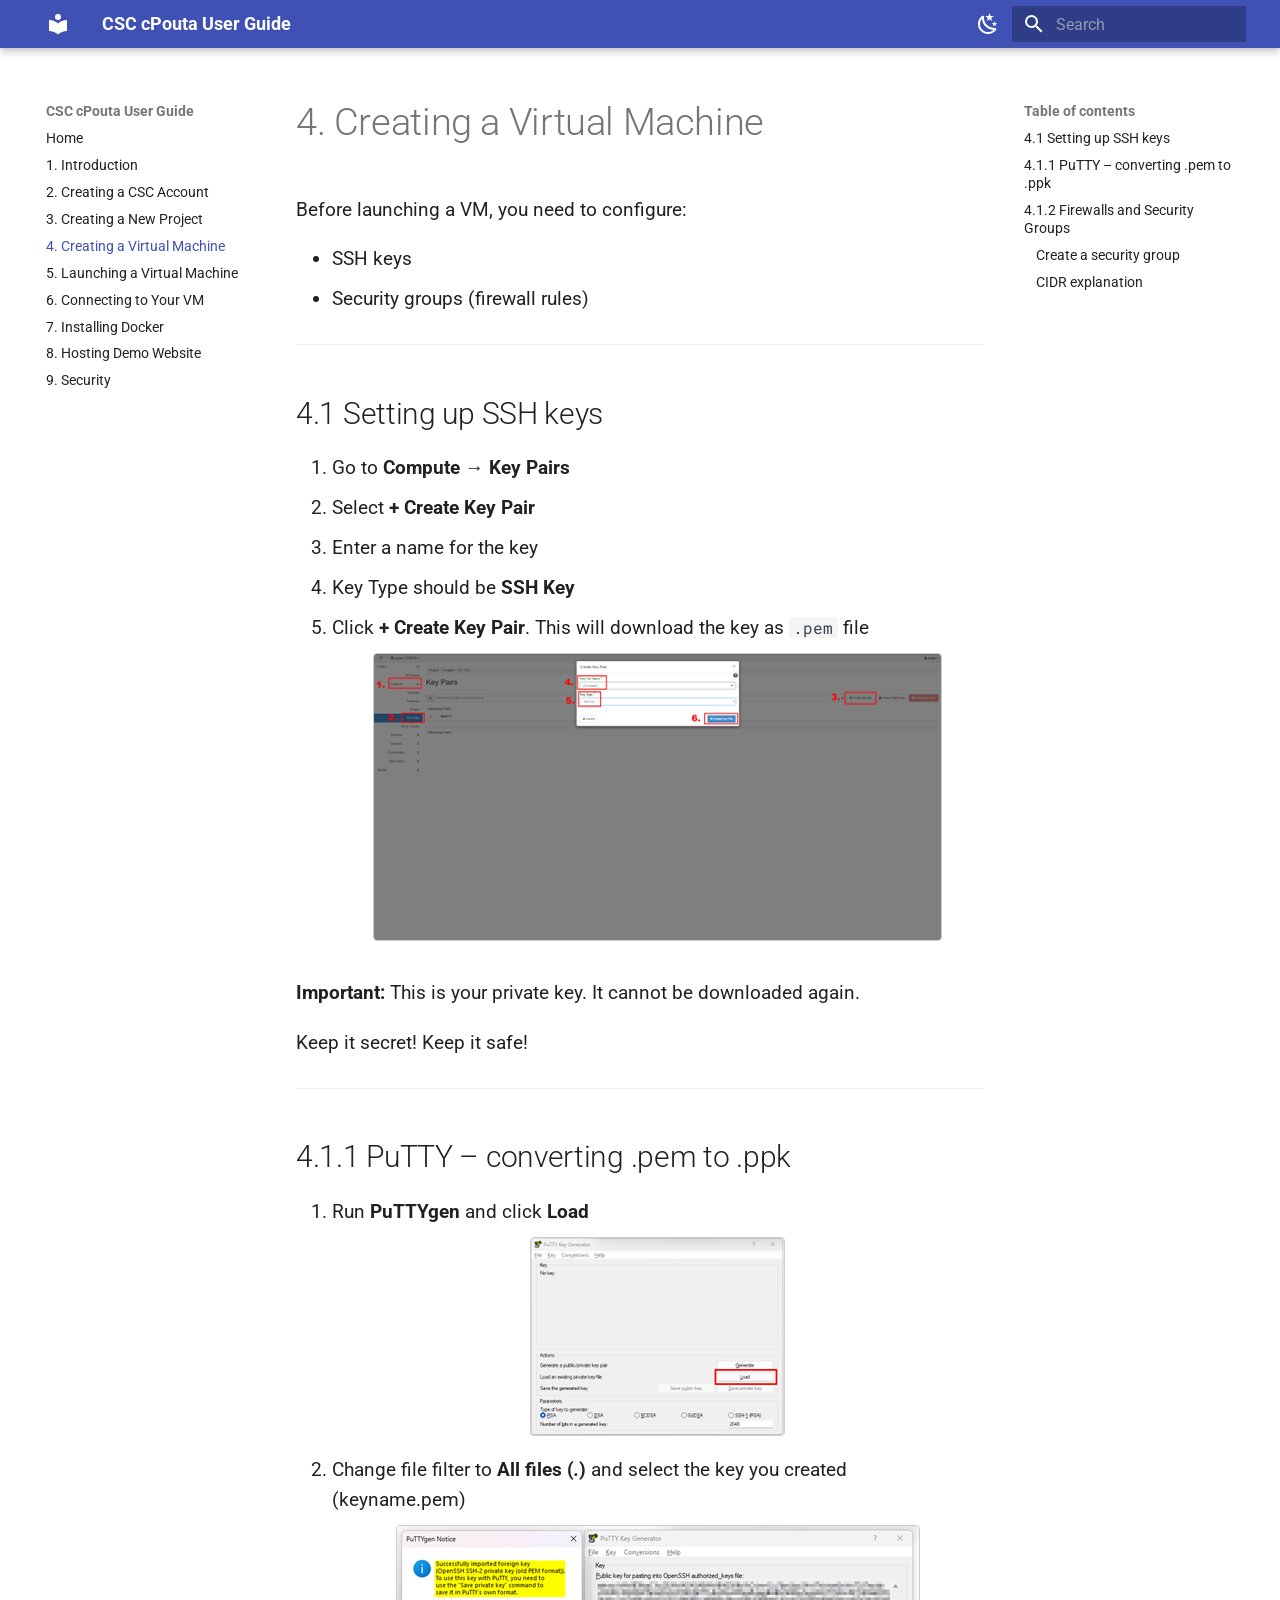
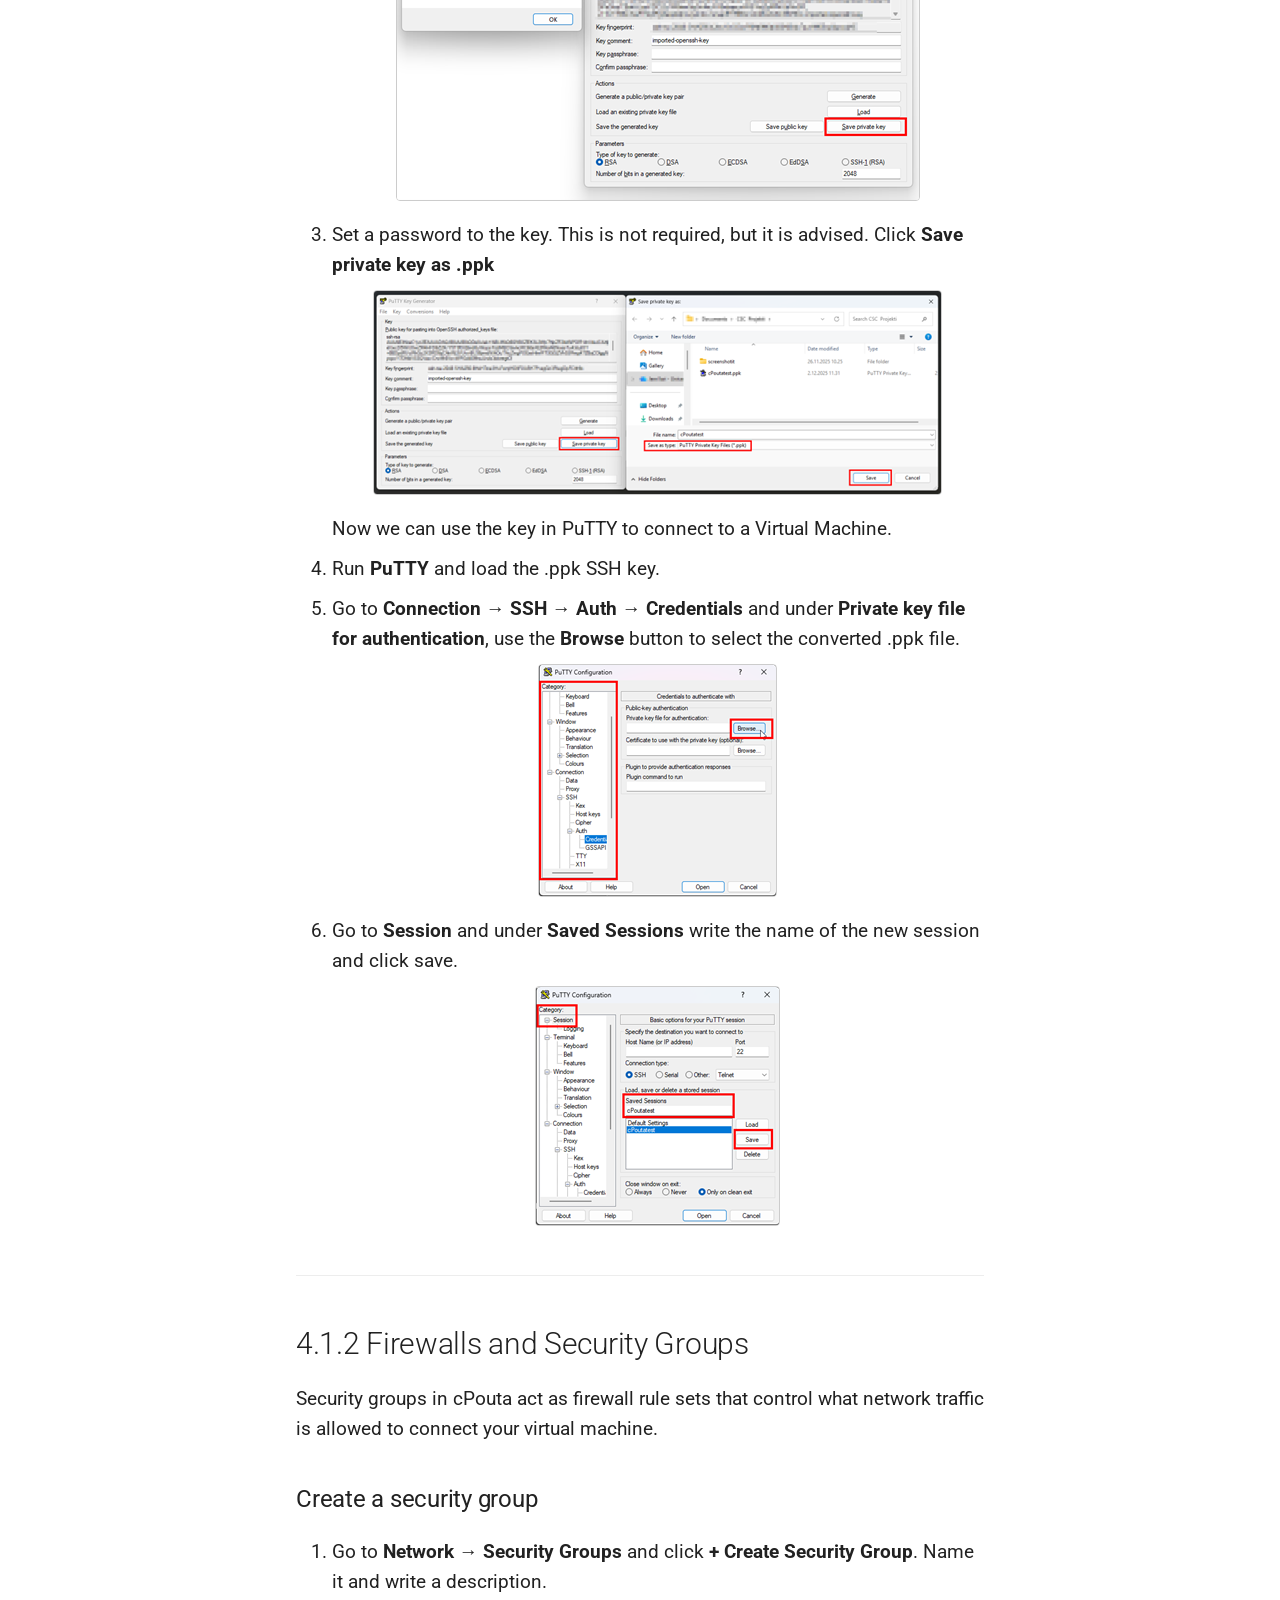
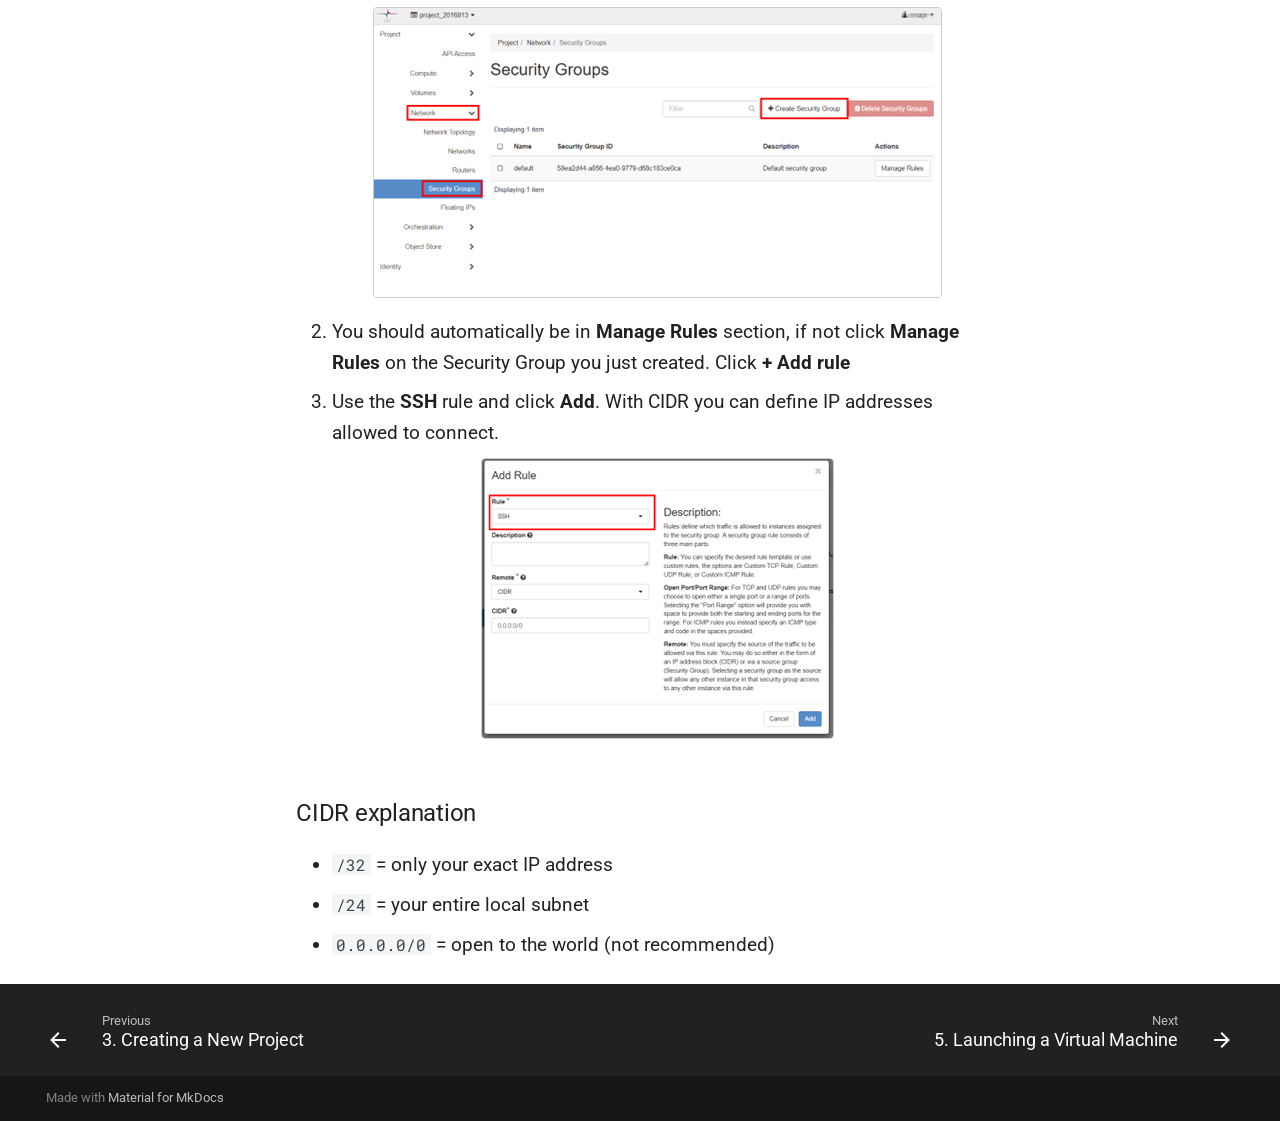
<file: site/4-vm/index.html>
<!doctype html>
<html lang="en" class="no-js">
  <head>
    
      <meta charset="utf-8">
      <meta name="viewport" content="width=device-width,initial-scale=1">
      
      
      
      
        <link rel="prev" href="../3-project/">
      
      
        <link rel="next" href="../5-launching/">
      
      
        
      
      
      <link rel="icon" href="../assets/images/favicon.png">
      <meta name="generator" content="mkdocs-1.6.1, mkdocs-material-9.7.0">
    
    
      
        <title>4. Creating a Virtual Machine - CSC cPouta User Guide</title>
      
    
    
      <link rel="stylesheet" href="../assets/stylesheets/main.618322db.min.css">
      
        
        <link rel="stylesheet" href="../assets/stylesheets/palette.ab4e12ef.min.css">
      
      


    
    
      
    
    
      
        
        
        <link rel="preconnect" href="https://fonts.gstatic.com" crossorigin>
        <link rel="stylesheet" href="https://fonts.googleapis.com/css?family=Roboto:300,300i,400,400i,700,700i%7CRoboto+Mono:400,400i,700,700i&display=fallback">
        <style>:root{--md-text-font:"Roboto";--md-code-font:"Roboto Mono"}</style>
      
    
    
      <link rel="stylesheet" href="../styles/extra.css">
    
    <script>__md_scope=new URL("..",location),__md_hash=e=>[...e].reduce(((e,_)=>(e<<5)-e+_.charCodeAt(0)),0),__md_get=(e,_=localStorage,t=__md_scope)=>JSON.parse(_.getItem(t.pathname+"."+e)),__md_set=(e,_,t=localStorage,a=__md_scope)=>{try{t.setItem(a.pathname+"."+e,JSON.stringify(_))}catch(e){}}</script>
    
      

    
    
  </head>
  
  
    
    
      
    
    
    
    
    <body dir="ltr" data-md-color-scheme="default" data-md-color-primary="indigo" data-md-color-accent="indigo">
  
    
    <input class="md-toggle" data-md-toggle="drawer" type="checkbox" id="__drawer" autocomplete="off">
    <input class="md-toggle" data-md-toggle="search" type="checkbox" id="__search" autocomplete="off">
    <label class="md-overlay" for="__drawer"></label>
    <div data-md-component="skip">
      
        
        <a href="#4-creating-a-virtual-machine" class="md-skip">
          Skip to content
        </a>
      
    </div>
    <div data-md-component="announce">
      
    </div>
    
    
      

  

<header class="md-header md-header--shadow" data-md-component="header">
  <nav class="md-header__inner md-grid" aria-label="Header">
    <a href=".." title="CSC cPouta User Guide" class="md-header__button md-logo" aria-label="CSC cPouta User Guide" data-md-component="logo">
      
  
  <svg xmlns="http://www.w3.org/2000/svg" viewBox="0 0 24 24"><path d="M12 8a3 3 0 0 0 3-3 3 3 0 0 0-3-3 3 3 0 0 0-3 3 3 3 0 0 0 3 3m0 3.54C9.64 9.35 6.5 8 3 8v11c3.5 0 6.64 1.35 9 3.54 2.36-2.19 5.5-3.54 9-3.54V8c-3.5 0-6.64 1.35-9 3.54"/></svg>

    </a>
    <label class="md-header__button md-icon" for="__drawer">
      
      <svg xmlns="http://www.w3.org/2000/svg" viewBox="0 0 24 24"><path d="M3 6h18v2H3zm0 5h18v2H3zm0 5h18v2H3z"/></svg>
    </label>
    <div class="md-header__title" data-md-component="header-title">
      <div class="md-header__ellipsis">
        <div class="md-header__topic">
          <span class="md-ellipsis">
            CSC cPouta User Guide
          </span>
        </div>
        <div class="md-header__topic" data-md-component="header-topic">
          <span class="md-ellipsis">
            
              4. Creating a Virtual Machine
            
          </span>
        </div>
      </div>
    </div>
    
      
        <form class="md-header__option" data-md-component="palette">
  
    
    
    
    <input class="md-option" data-md-color-media="" data-md-color-scheme="default" data-md-color-primary="indigo" data-md-color-accent="indigo"  aria-label="Switch to dark mode"  type="radio" name="__palette" id="__palette_0">
    
      <label class="md-header__button md-icon" title="Switch to dark mode" for="__palette_1" hidden>
        <svg xmlns="http://www.w3.org/2000/svg" viewBox="0 0 24 24"><path d="m17.75 4.09-2.53 1.94.91 3.06-2.63-1.81-2.63 1.81.91-3.06-2.53-1.94L12.44 4l1.06-3 1.06 3zm3.5 6.91-1.64 1.25.59 1.98-1.7-1.17-1.7 1.17.59-1.98L15.75 11l2.06-.05L18.5 9l.69 1.95zm-2.28 4.95c.83-.08 1.72 1.1 1.19 1.85-.32.45-.66.87-1.08 1.27C15.17 23 8.84 23 4.94 19.07c-3.91-3.9-3.91-10.24 0-14.14.4-.4.82-.76 1.27-1.08.75-.53 1.93.36 1.85 1.19-.27 2.86.69 5.83 2.89 8.02a9.96 9.96 0 0 0 8.02 2.89m-1.64 2.02a12.08 12.08 0 0 1-7.8-3.47c-2.17-2.19-3.33-5-3.49-7.82-2.81 3.14-2.7 7.96.31 10.98 3.02 3.01 7.84 3.12 10.98.31"/></svg>
      </label>
    
  
    
    
    
    <input class="md-option" data-md-color-media="" data-md-color-scheme="slate" data-md-color-primary="indigo" data-md-color-accent="indigo"  aria-label="Switch to light mode"  type="radio" name="__palette" id="__palette_1">
    
      <label class="md-header__button md-icon" title="Switch to light mode" for="__palette_0" hidden>
        <svg xmlns="http://www.w3.org/2000/svg" viewBox="0 0 24 24"><path d="M12 7a5 5 0 0 1 5 5 5 5 0 0 1-5 5 5 5 0 0 1-5-5 5 5 0 0 1 5-5m0 2a3 3 0 0 0-3 3 3 3 0 0 0 3 3 3 3 0 0 0 3-3 3 3 0 0 0-3-3m0-7 2.39 3.42C13.65 5.15 12.84 5 12 5s-1.65.15-2.39.42zM3.34 7l4.16-.35A7.2 7.2 0 0 0 5.94 8.5c-.44.74-.69 1.5-.83 2.29zm.02 10 1.76-3.77a7.131 7.131 0 0 0 2.38 4.14zM20.65 7l-1.77 3.79a7.02 7.02 0 0 0-2.38-4.15zm-.01 10-4.14.36c.59-.51 1.12-1.14 1.54-1.86.42-.73.69-1.5.83-2.29zM12 22l-2.41-3.44c.74.27 1.55.44 2.41.44.82 0 1.63-.17 2.37-.44z"/></svg>
      </label>
    
  
</form>
      
    
    
      <script>var palette=__md_get("__palette");if(palette&&palette.color){if("(prefers-color-scheme)"===palette.color.media){var media=matchMedia("(prefers-color-scheme: light)"),input=document.querySelector(media.matches?"[data-md-color-media='(prefers-color-scheme: light)']":"[data-md-color-media='(prefers-color-scheme: dark)']");palette.color.media=input.getAttribute("data-md-color-media"),palette.color.scheme=input.getAttribute("data-md-color-scheme"),palette.color.primary=input.getAttribute("data-md-color-primary"),palette.color.accent=input.getAttribute("data-md-color-accent")}for(var[key,value]of Object.entries(palette.color))document.body.setAttribute("data-md-color-"+key,value)}</script>
    
    
    
      
      
        <label class="md-header__button md-icon" for="__search">
          
          <svg xmlns="http://www.w3.org/2000/svg" viewBox="0 0 24 24"><path d="M9.5 3A6.5 6.5 0 0 1 16 9.5c0 1.61-.59 3.09-1.56 4.23l.27.27h.79l5 5-1.5 1.5-5-5v-.79l-.27-.27A6.52 6.52 0 0 1 9.5 16 6.5 6.5 0 0 1 3 9.5 6.5 6.5 0 0 1 9.5 3m0 2C7 5 5 7 5 9.5S7 14 9.5 14 14 12 14 9.5 12 5 9.5 5"/></svg>
        </label>
        <div class="md-search" data-md-component="search" role="dialog">
  <label class="md-search__overlay" for="__search"></label>
  <div class="md-search__inner" role="search">
    <form class="md-search__form" name="search">
      <input type="text" class="md-search__input" name="query" aria-label="Search" placeholder="Search" autocapitalize="off" autocorrect="off" autocomplete="off" spellcheck="false" data-md-component="search-query" required>
      <label class="md-search__icon md-icon" for="__search">
        
        <svg xmlns="http://www.w3.org/2000/svg" viewBox="0 0 24 24"><path d="M9.5 3A6.5 6.5 0 0 1 16 9.5c0 1.61-.59 3.09-1.56 4.23l.27.27h.79l5 5-1.5 1.5-5-5v-.79l-.27-.27A6.52 6.52 0 0 1 9.5 16 6.5 6.5 0 0 1 3 9.5 6.5 6.5 0 0 1 9.5 3m0 2C7 5 5 7 5 9.5S7 14 9.5 14 14 12 14 9.5 12 5 9.5 5"/></svg>
        
        <svg xmlns="http://www.w3.org/2000/svg" viewBox="0 0 24 24"><path d="M20 11v2H8l5.5 5.5-1.42 1.42L4.16 12l7.92-7.92L13.5 5.5 8 11z"/></svg>
      </label>
      <nav class="md-search__options" aria-label="Search">
        
        <button type="reset" class="md-search__icon md-icon" title="Clear" aria-label="Clear" tabindex="-1">
          
          <svg xmlns="http://www.w3.org/2000/svg" viewBox="0 0 24 24"><path d="M19 6.41 17.59 5 12 10.59 6.41 5 5 6.41 10.59 12 5 17.59 6.41 19 12 13.41 17.59 19 19 17.59 13.41 12z"/></svg>
        </button>
      </nav>
      
        <div class="md-search__suggest" data-md-component="search-suggest"></div>
      
    </form>
    <div class="md-search__output">
      <div class="md-search__scrollwrap" tabindex="0" data-md-scrollfix>
        <div class="md-search-result" data-md-component="search-result">
          <div class="md-search-result__meta">
            Initializing search
          </div>
          <ol class="md-search-result__list" role="presentation"></ol>
        </div>
      </div>
    </div>
  </div>
</div>
      
    
    
  </nav>
  
</header>
    
    <div class="md-container" data-md-component="container">
      
      
        
          
        
      
      <main class="md-main" data-md-component="main">
        <div class="md-main__inner md-grid">
          
            
              
              <div class="md-sidebar md-sidebar--primary" data-md-component="sidebar" data-md-type="navigation" >
                <div class="md-sidebar__scrollwrap">
                  <div class="md-sidebar__inner">
                    



<nav class="md-nav md-nav--primary" aria-label="Navigation" data-md-level="0">
  <label class="md-nav__title" for="__drawer">
    <a href=".." title="CSC cPouta User Guide" class="md-nav__button md-logo" aria-label="CSC cPouta User Guide" data-md-component="logo">
      
  
  <svg xmlns="http://www.w3.org/2000/svg" viewBox="0 0 24 24"><path d="M12 8a3 3 0 0 0 3-3 3 3 0 0 0-3-3 3 3 0 0 0-3 3 3 3 0 0 0 3 3m0 3.54C9.64 9.35 6.5 8 3 8v11c3.5 0 6.64 1.35 9 3.54 2.36-2.19 5.5-3.54 9-3.54V8c-3.5 0-6.64 1.35-9 3.54"/></svg>

    </a>
    CSC cPouta User Guide
  </label>
  
  <ul class="md-nav__list" data-md-scrollfix>
    
      
      
  
  
  
  
    <li class="md-nav__item">
      <a href=".." class="md-nav__link">
        
  
  
  <span class="md-ellipsis">
    
  
    Home
  

    
  </span>
  
  

      </a>
    </li>
  

    
      
      
  
  
  
  
    <li class="md-nav__item">
      <a href="../1-introduction/" class="md-nav__link">
        
  
  
  <span class="md-ellipsis">
    
  
    1. Introduction
  

    
  </span>
  
  

      </a>
    </li>
  

    
      
      
  
  
  
  
    <li class="md-nav__item">
      <a href="../2-account/" class="md-nav__link">
        
  
  
  <span class="md-ellipsis">
    
  
    2. Creating a CSC Account
  

    
  </span>
  
  

      </a>
    </li>
  

    
      
      
  
  
  
  
    <li class="md-nav__item">
      <a href="../3-project/" class="md-nav__link">
        
  
  
  <span class="md-ellipsis">
    
  
    3. Creating a New Project
  

    
  </span>
  
  

      </a>
    </li>
  

    
      
      
  
  
    
  
  
  
    <li class="md-nav__item md-nav__item--active">
      
      <input class="md-nav__toggle md-toggle" type="checkbox" id="__toc">
      
      
        
      
      
        <label class="md-nav__link md-nav__link--active" for="__toc">
          
  
  
  <span class="md-ellipsis">
    
  
    4. Creating a Virtual Machine
  

    
  </span>
  
  

          <span class="md-nav__icon md-icon"></span>
        </label>
      
      <a href="./" class="md-nav__link md-nav__link--active">
        
  
  
  <span class="md-ellipsis">
    
  
    4. Creating a Virtual Machine
  

    
  </span>
  
  

      </a>
      
        

<nav class="md-nav md-nav--secondary" aria-label="Table of contents">
  
  
  
    
  
  
    <label class="md-nav__title" for="__toc">
      <span class="md-nav__icon md-icon"></span>
      Table of contents
    </label>
    <ul class="md-nav__list" data-md-component="toc" data-md-scrollfix>
      
        <li class="md-nav__item">
  <a href="#41-setting-up-ssh-keys" class="md-nav__link">
    <span class="md-ellipsis">
      
        4.1 Setting up SSH keys
      
    </span>
  </a>
  
</li>
      
        <li class="md-nav__item">
  <a href="#411-putty-converting-pem-to-ppk" class="md-nav__link">
    <span class="md-ellipsis">
      
        4.1.1 PuTTY – converting .pem to .ppk
      
    </span>
  </a>
  
</li>
      
        <li class="md-nav__item">
  <a href="#412-firewalls-and-security-groups" class="md-nav__link">
    <span class="md-ellipsis">
      
        4.1.2 Firewalls and Security Groups
      
    </span>
  </a>
  
    <nav class="md-nav" aria-label="4.1.2 Firewalls and Security Groups">
      <ul class="md-nav__list">
        
          <li class="md-nav__item">
  <a href="#create-a-security-group" class="md-nav__link">
    <span class="md-ellipsis">
      
        Create a security group
      
    </span>
  </a>
  
</li>
        
          <li class="md-nav__item">
  <a href="#cidr-explanation" class="md-nav__link">
    <span class="md-ellipsis">
      
        CIDR explanation
      
    </span>
  </a>
  
</li>
        
      </ul>
    </nav>
  
</li>
      
    </ul>
  
</nav>
      
    </li>
  

    
      
      
  
  
  
  
    <li class="md-nav__item">
      <a href="../5-launching/" class="md-nav__link">
        
  
  
  <span class="md-ellipsis">
    
  
    5. Launching a Virtual Machine
  

    
  </span>
  
  

      </a>
    </li>
  

    
      
      
  
  
  
  
    <li class="md-nav__item">
      <a href="../6-connecting/" class="md-nav__link">
        
  
  
  <span class="md-ellipsis">
    
  
    6. Connecting to Your VM
  

    
  </span>
  
  

      </a>
    </li>
  

    
      
      
  
  
  
  
    <li class="md-nav__item">
      <a href="../7-docker/" class="md-nav__link">
        
  
  
  <span class="md-ellipsis">
    
  
    7. Installing Docker
  

    
  </span>
  
  

      </a>
    </li>
  

    
      
      
  
  
  
  
    <li class="md-nav__item">
      <a href="../8-demo/" class="md-nav__link">
        
  
  
  <span class="md-ellipsis">
    
  
    8. Hosting Demo Website
  

    
  </span>
  
  

      </a>
    </li>
  

    
      
      
  
  
  
  
    <li class="md-nav__item">
      <a href="../9-security/" class="md-nav__link">
        
  
  
  <span class="md-ellipsis">
    
  
    9. Security
  

    
  </span>
  
  

      </a>
    </li>
  

    
  </ul>
</nav>
                  </div>
                </div>
              </div>
            
            
              
              <div class="md-sidebar md-sidebar--secondary" data-md-component="sidebar" data-md-type="toc" >
                <div class="md-sidebar__scrollwrap">
                  <div class="md-sidebar__inner">
                    

<nav class="md-nav md-nav--secondary" aria-label="Table of contents">
  
  
  
    
  
  
    <label class="md-nav__title" for="__toc">
      <span class="md-nav__icon md-icon"></span>
      Table of contents
    </label>
    <ul class="md-nav__list" data-md-component="toc" data-md-scrollfix>
      
        <li class="md-nav__item">
  <a href="#41-setting-up-ssh-keys" class="md-nav__link">
    <span class="md-ellipsis">
      
        4.1 Setting up SSH keys
      
    </span>
  </a>
  
</li>
      
        <li class="md-nav__item">
  <a href="#411-putty-converting-pem-to-ppk" class="md-nav__link">
    <span class="md-ellipsis">
      
        4.1.1 PuTTY – converting .pem to .ppk
      
    </span>
  </a>
  
</li>
      
        <li class="md-nav__item">
  <a href="#412-firewalls-and-security-groups" class="md-nav__link">
    <span class="md-ellipsis">
      
        4.1.2 Firewalls and Security Groups
      
    </span>
  </a>
  
    <nav class="md-nav" aria-label="4.1.2 Firewalls and Security Groups">
      <ul class="md-nav__list">
        
          <li class="md-nav__item">
  <a href="#create-a-security-group" class="md-nav__link">
    <span class="md-ellipsis">
      
        Create a security group
      
    </span>
  </a>
  
</li>
        
          <li class="md-nav__item">
  <a href="#cidr-explanation" class="md-nav__link">
    <span class="md-ellipsis">
      
        CIDR explanation
      
    </span>
  </a>
  
</li>
        
      </ul>
    </nav>
  
</li>
      
    </ul>
  
</nav>
                  </div>
                </div>
              </div>
            
          
          
            <div class="md-content" data-md-component="content">
              
              <article class="md-content__inner md-typeset">
                
                  



<h1 id="4-creating-a-virtual-machine">4. Creating a Virtual Machine<a class="headerlink" href="#4-creating-a-virtual-machine" title="Permanent link">&para;</a></h1>
<p>Before launching a VM, you need to configure:</p>
<ul>
<li>SSH keys  </li>
<li>Security groups (firewall rules)</li>
</ul>
<hr />
<h2 id="41-setting-up-ssh-keys">4.1 Setting up SSH keys<a class="headerlink" href="#41-setting-up-ssh-keys" title="Permanent link">&para;</a></h2>
<ol>
<li>Go to <strong>Compute → Key Pairs</strong></li>
<li>Select <strong>+ Create Key Pair</strong></li>
<li>Enter a name for the key</li>
<li>Key Type should be <strong>SSH Key</strong> </li>
<li>Click <strong>+ Create Key Pair</strong>. This will download the key as <code>.pem</code> file
    <p align="center">
    <img src="../images/picture9.png" alt="Screenshot of cPouta Key Pairs generation menu" class="guide-screenshot" />
    </p></li>
</ol>
<p><strong>Important:</strong> This is your private key. It cannot be downloaded again.</p>
<p>Keep it secret! Keep it safe!</p>
<hr />
<h2 id="411-putty-converting-pem-to-ppk">4.1.1 PuTTY – converting .pem to .ppk<a class="headerlink" href="#411-putty-converting-pem-to-ppk" title="Permanent link">&para;</a></h2>
<ol>
<li>Run <strong>PuTTYgen</strong> and click <strong>Load</strong>
    <p align="center">
    <img src="../images/picture10.png" alt="Screenshot of PuTTYgen software" class="guide-screenshot" />
    </p></li>
<li>Change file filter to <strong>All files (<em>.</em>)</strong> and select the key you created (keyname.pem)
    <p align="center">
    <img src="../images/picture11.png" alt="Screenshot of PuTTYgen loading private key file." class="guide-screenshot" />
    </p></li>
<li>
<p>Set a password to the key. This is not required, but it is advised. Click <strong>Save private key as .ppk</strong>
    <p align="center">
    <img src="../images/picture12.png" alt="Screenshot of saving private key to SSH client" class="guide-screenshot" />
    </p>
Now we can use the key in PuTTY to connect to a Virtual Machine.</p>
</li>
<li>
<p>Run <strong>PuTTY</strong> and load the .ppk SSH key. </p>
</li>
<li>Go to <strong>Connection → SSH → Auth → Credentials</strong> and under <strong>Private key file for authentication</strong>, use the <strong>Browse</strong> button to select the converted .ppk file.
    <p align="center">
    <img src="../images/picture13.png" alt="Screenshot of choosing correct private key file in PuTTY SSH client" class="guide-screenshot" />
    </p></li>
<li>Go to <strong>Session</strong> and under <strong>Saved Sessions</strong> write the name of the new session and click save.
    <p align="center">
    <img src="../images/picture14.png" alt="Screenshot of saving session in PuTTY SSH client" class="guide-screenshot" />
    </p></li>
</ol>
<hr />
<h2 id="412-firewalls-and-security-groups">4.1.2 Firewalls and Security Groups<a class="headerlink" href="#412-firewalls-and-security-groups" title="Permanent link">&para;</a></h2>
<p>Security groups in cPouta act as firewall rule sets that control what network traffic is allowed to connect your virtual machine.</p>
<h3 id="create-a-security-group">Create a security group<a class="headerlink" href="#create-a-security-group" title="Permanent link">&para;</a></h3>
<ol>
<li>Go to <strong>Network → Security Groups</strong> and click <strong>+ Create Security Group</strong>. Name it and write a description.
    <p align="center">
    <img src="../images/picture15.png" alt="A screenshot of a cPouta security groups dashboard" class="guide-screenshot" />
    </p></li>
<li>You should automatically be in <strong>Manage Rules</strong> section, if not click <strong>Manage Rules</strong> on the Security Group you just created. Click <strong>+ Add rule</strong></li>
<li>Use the <strong>SSH</strong> rule and click <strong>Add</strong>. With CIDR you can define IP addresses allowed to connect.
    <p align="center">
    <img src="../images/picture16.png" alt="A screenshot of a cPouta SSH setup" class="guide-screenshot" />
    </p></li>
</ol>
<h3 id="cidr-explanation">CIDR explanation<a class="headerlink" href="#cidr-explanation" title="Permanent link">&para;</a></h3>
<ul>
<li><code>/32</code> = only your exact IP address  </li>
<li><code>/24</code> = your entire local subnet  </li>
<li><code>0.0.0.0/0</code> = open to the world (not recommended)  </li>
</ul>












                
              </article>
            </div>
          
          
<script>var target=document.getElementById(location.hash.slice(1));target&&target.name&&(target.checked=target.name.startsWith("__tabbed_"))</script>
        </div>
        
          <button type="button" class="md-top md-icon" data-md-component="top" hidden>
  
  <svg xmlns="http://www.w3.org/2000/svg" viewBox="0 0 24 24"><path d="M13 20h-2V8l-5.5 5.5-1.42-1.42L12 4.16l7.92 7.92-1.42 1.42L13 8z"/></svg>
  Back to top
</button>
        
      </main>
      
        <footer class="md-footer">
  
    
      
      <nav class="md-footer__inner md-grid" aria-label="Footer" >
        
          
          <a href="../3-project/" class="md-footer__link md-footer__link--prev" aria-label="Previous: 3. Creating a New Project">
            <div class="md-footer__button md-icon">
              
              <svg xmlns="http://www.w3.org/2000/svg" viewBox="0 0 24 24"><path d="M20 11v2H8l5.5 5.5-1.42 1.42L4.16 12l7.92-7.92L13.5 5.5 8 11z"/></svg>
            </div>
            <div class="md-footer__title">
              <span class="md-footer__direction">
                Previous
              </span>
              <div class="md-ellipsis">
                3. Creating a New Project
              </div>
            </div>
          </a>
        
        
          
          <a href="../5-launching/" class="md-footer__link md-footer__link--next" aria-label="Next: 5. Launching a Virtual Machine">
            <div class="md-footer__title">
              <span class="md-footer__direction">
                Next
              </span>
              <div class="md-ellipsis">
                5. Launching a Virtual Machine
              </div>
            </div>
            <div class="md-footer__button md-icon">
              
              <svg xmlns="http://www.w3.org/2000/svg" viewBox="0 0 24 24"><path d="M4 11v2h12l-5.5 5.5 1.42 1.42L19.84 12l-7.92-7.92L10.5 5.5 16 11z"/></svg>
            </div>
          </a>
        
      </nav>
    
  
  <div class="md-footer-meta md-typeset">
    <div class="md-footer-meta__inner md-grid">
      <div class="md-copyright">
  
  
    Made with
    <a href="https://squidfunk.github.io/mkdocs-material/" target="_blank" rel="noopener">
      Material for MkDocs
    </a>
  
</div>
      
    </div>
  </div>
</footer>
      
    </div>
    <div class="md-dialog" data-md-component="dialog">
      <div class="md-dialog__inner md-typeset"></div>
    </div>
    
    
    
      
      
      <script id="__config" type="application/json">{"annotate": null, "base": "..", "features": ["navigation.indexes", "navigation.expand", "content.code.copy", "navigation.top", "search.suggest", "search.highlight", "navigation.footer"], "search": "../assets/javascripts/workers/search.7a47a382.min.js", "tags": null, "translations": {"clipboard.copied": "Copied to clipboard", "clipboard.copy": "Copy to clipboard", "search.result.more.one": "1 more on this page", "search.result.more.other": "# more on this page", "search.result.none": "No matching documents", "search.result.one": "1 matching document", "search.result.other": "# matching documents", "search.result.placeholder": "Type to start searching", "search.result.term.missing": "Missing", "select.version": "Select version"}, "version": null}</script>
    
    
      <script src="../assets/javascripts/bundle.e71a0d61.min.js"></script>
      
    
  </body>
</html>
</file>
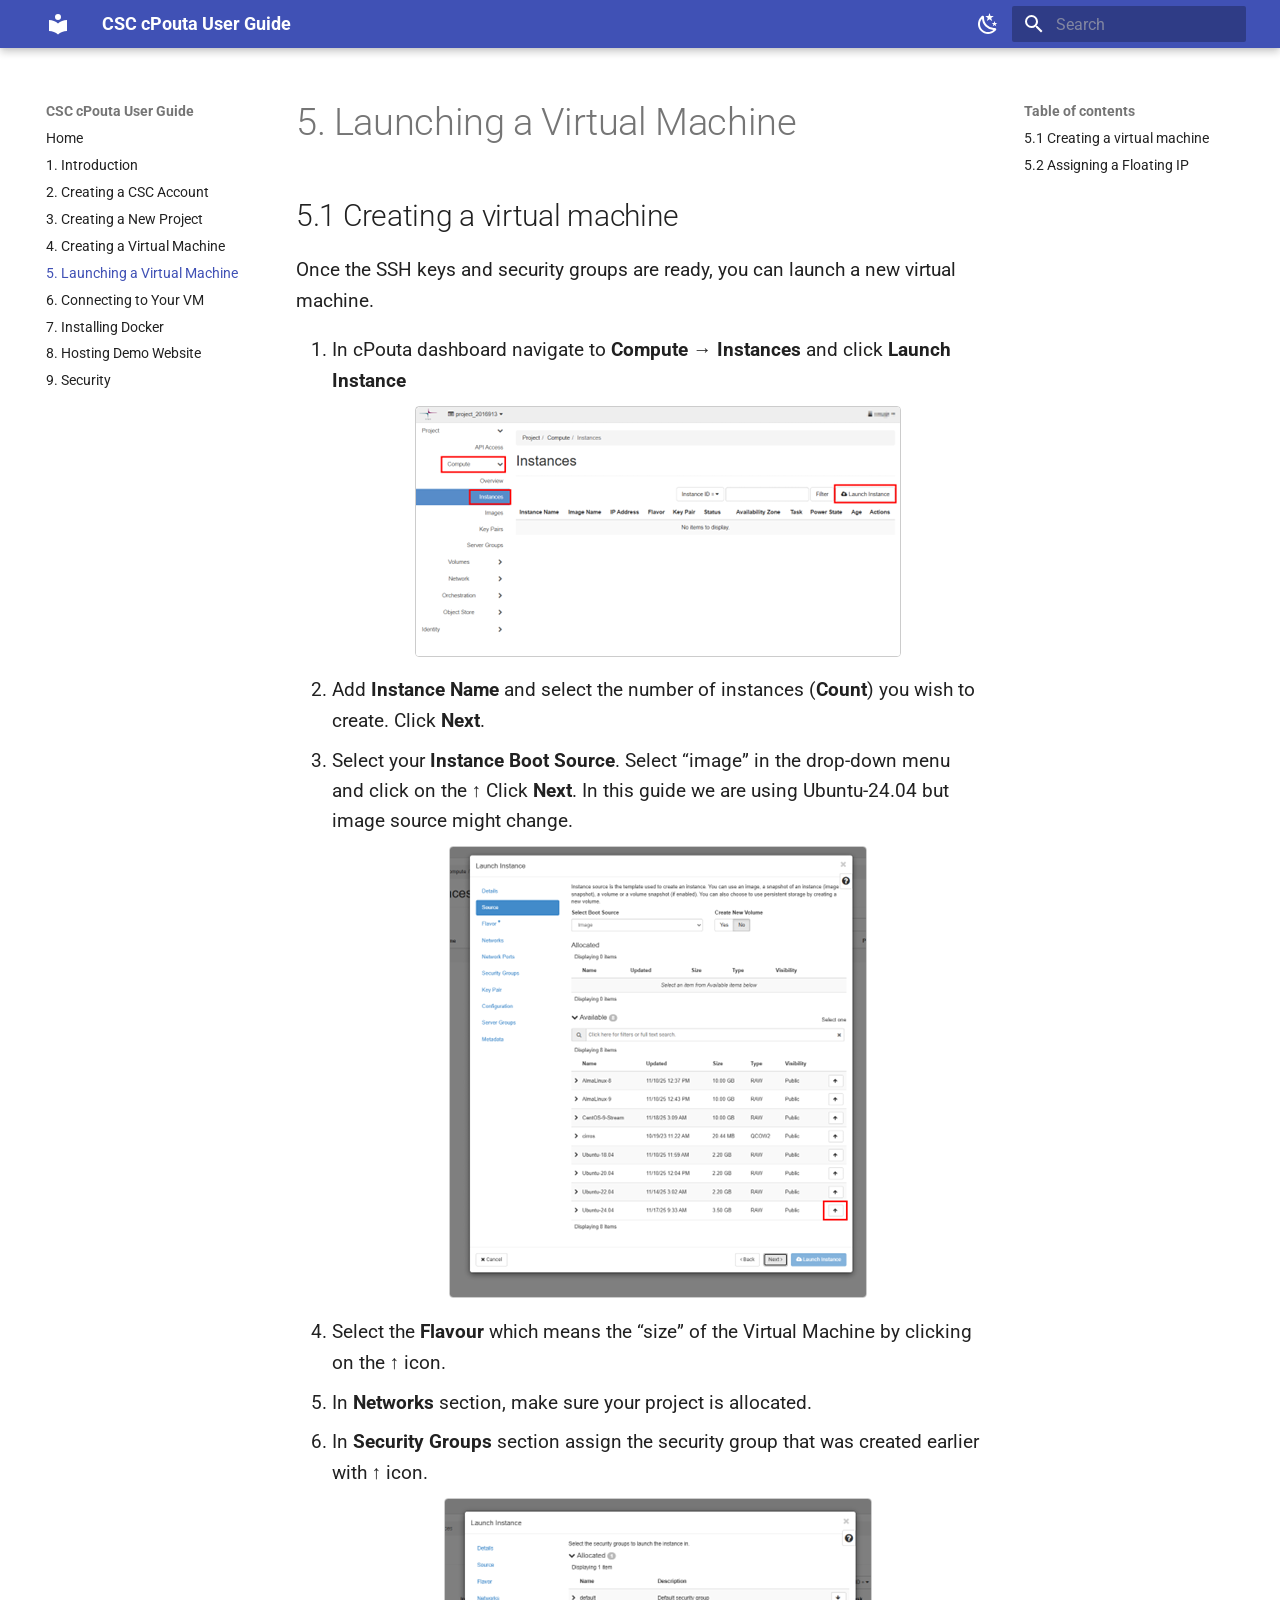
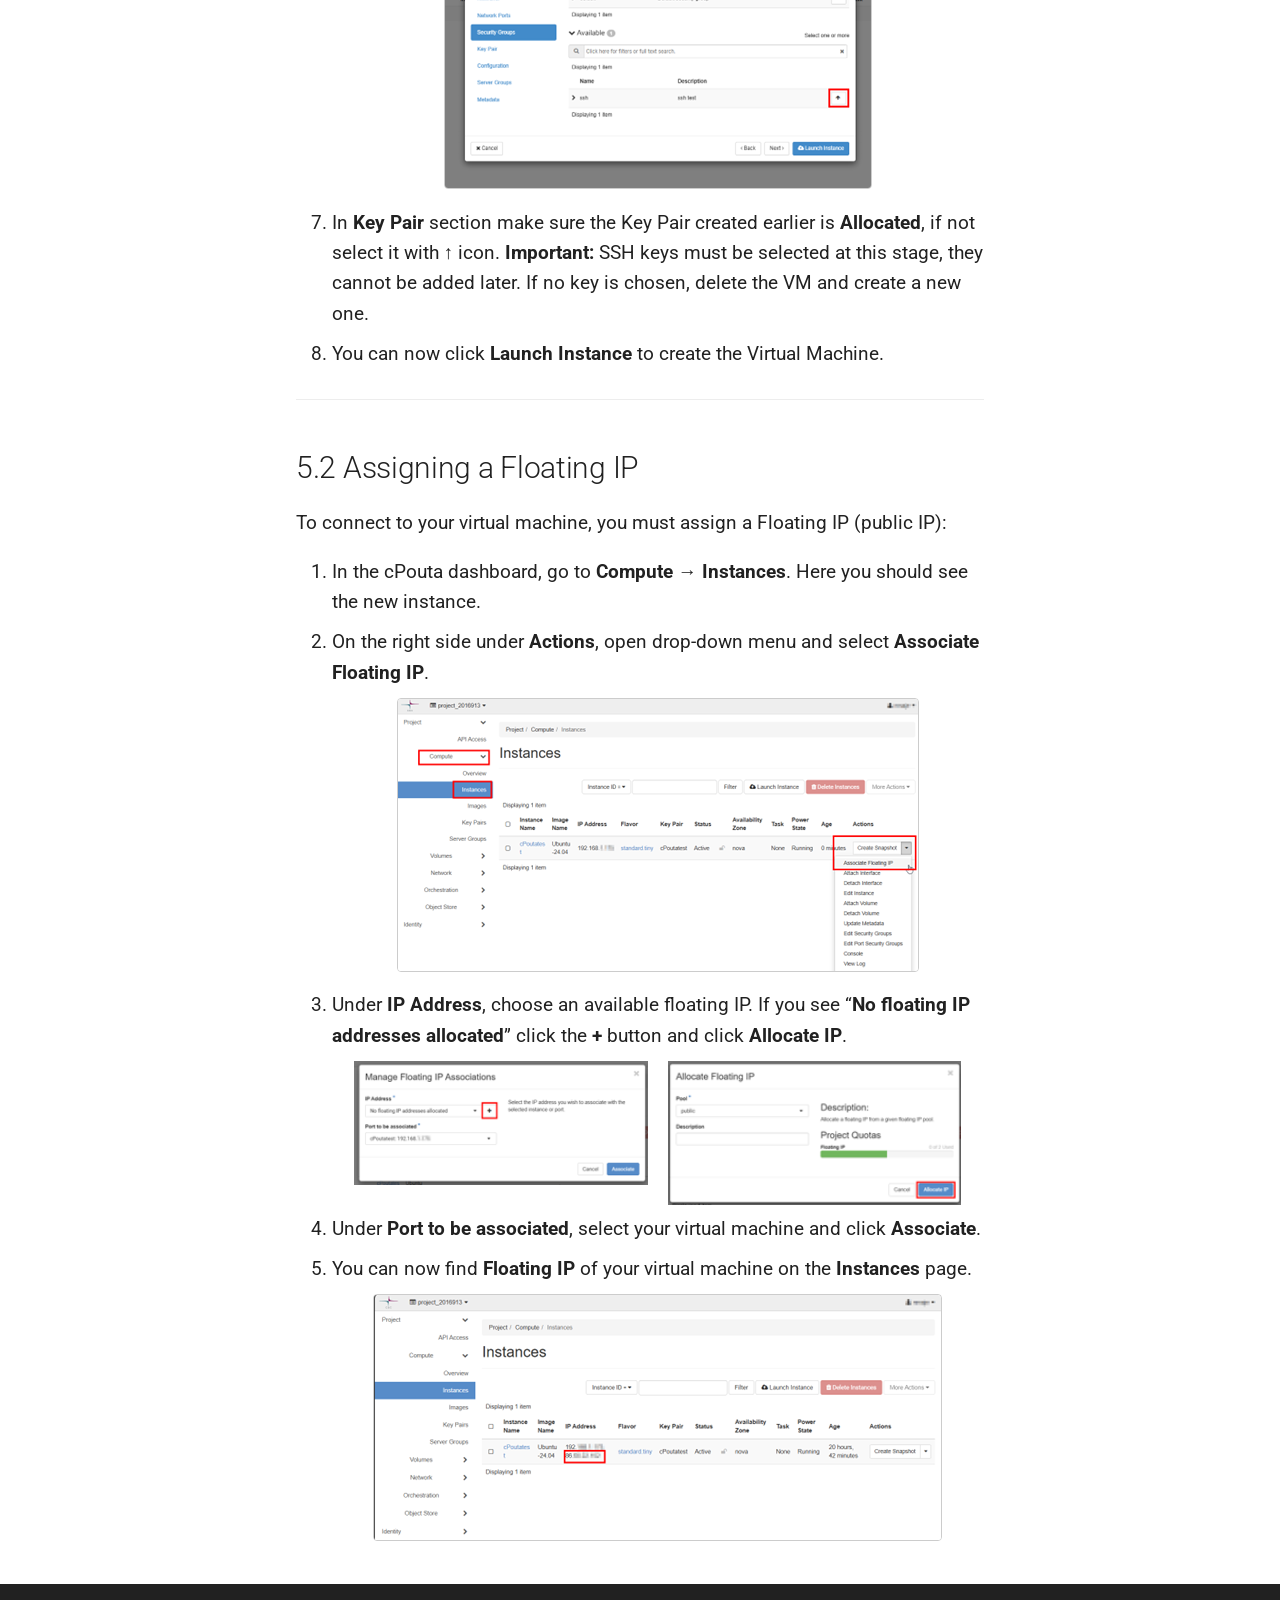
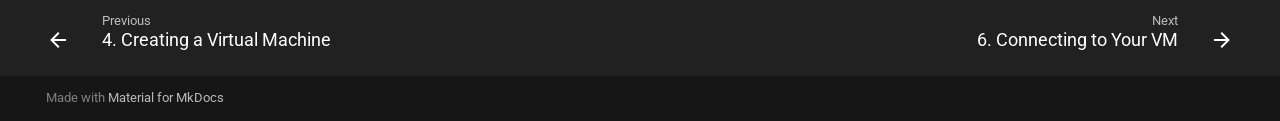
<file: site/5-launching/index.html>
<!doctype html>
<html lang="en" class="no-js">
  <head>
    
      <meta charset="utf-8">
      <meta name="viewport" content="width=device-width,initial-scale=1">
      
      
      
      
        <link rel="prev" href="../4-vm/">
      
      
        <link rel="next" href="../6-connecting/">
      
      
        
      
      
      <link rel="icon" href="../assets/images/favicon.png">
      <meta name="generator" content="mkdocs-1.6.1, mkdocs-material-9.7.0">
    
    
      
        <title>5. Launching a Virtual Machine - CSC cPouta User Guide</title>
      
    
    
      <link rel="stylesheet" href="../assets/stylesheets/main.618322db.min.css">
      
        
        <link rel="stylesheet" href="../assets/stylesheets/palette.ab4e12ef.min.css">
      
      


    
    
      
    
    
      
        
        
        <link rel="preconnect" href="https://fonts.gstatic.com" crossorigin>
        <link rel="stylesheet" href="https://fonts.googleapis.com/css?family=Roboto:300,300i,400,400i,700,700i%7CRoboto+Mono:400,400i,700,700i&display=fallback">
        <style>:root{--md-text-font:"Roboto";--md-code-font:"Roboto Mono"}</style>
      
    
    
      <link rel="stylesheet" href="../styles/extra.css">
    
    <script>__md_scope=new URL("..",location),__md_hash=e=>[...e].reduce(((e,_)=>(e<<5)-e+_.charCodeAt(0)),0),__md_get=(e,_=localStorage,t=__md_scope)=>JSON.parse(_.getItem(t.pathname+"."+e)),__md_set=(e,_,t=localStorage,a=__md_scope)=>{try{t.setItem(a.pathname+"."+e,JSON.stringify(_))}catch(e){}}</script>
    
      

    
    
  </head>
  
  
    
    
      
    
    
    
    
    <body dir="ltr" data-md-color-scheme="default" data-md-color-primary="indigo" data-md-color-accent="indigo">
  
    
    <input class="md-toggle" data-md-toggle="drawer" type="checkbox" id="__drawer" autocomplete="off">
    <input class="md-toggle" data-md-toggle="search" type="checkbox" id="__search" autocomplete="off">
    <label class="md-overlay" for="__drawer"></label>
    <div data-md-component="skip">
      
        
        <a href="#5-launching-a-virtual-machine" class="md-skip">
          Skip to content
        </a>
      
    </div>
    <div data-md-component="announce">
      
    </div>
    
    
      

  

<header class="md-header md-header--shadow" data-md-component="header">
  <nav class="md-header__inner md-grid" aria-label="Header">
    <a href=".." title="CSC cPouta User Guide" class="md-header__button md-logo" aria-label="CSC cPouta User Guide" data-md-component="logo">
      
  
  <svg xmlns="http://www.w3.org/2000/svg" viewBox="0 0 24 24"><path d="M12 8a3 3 0 0 0 3-3 3 3 0 0 0-3-3 3 3 0 0 0-3 3 3 3 0 0 0 3 3m0 3.54C9.64 9.35 6.5 8 3 8v11c3.5 0 6.64 1.35 9 3.54 2.36-2.19 5.5-3.54 9-3.54V8c-3.5 0-6.64 1.35-9 3.54"/></svg>

    </a>
    <label class="md-header__button md-icon" for="__drawer">
      
      <svg xmlns="http://www.w3.org/2000/svg" viewBox="0 0 24 24"><path d="M3 6h18v2H3zm0 5h18v2H3zm0 5h18v2H3z"/></svg>
    </label>
    <div class="md-header__title" data-md-component="header-title">
      <div class="md-header__ellipsis">
        <div class="md-header__topic">
          <span class="md-ellipsis">
            CSC cPouta User Guide
          </span>
        </div>
        <div class="md-header__topic" data-md-component="header-topic">
          <span class="md-ellipsis">
            
              5. Launching a Virtual Machine
            
          </span>
        </div>
      </div>
    </div>
    
      
        <form class="md-header__option" data-md-component="palette">
  
    
    
    
    <input class="md-option" data-md-color-media="" data-md-color-scheme="default" data-md-color-primary="indigo" data-md-color-accent="indigo"  aria-label="Switch to dark mode"  type="radio" name="__palette" id="__palette_0">
    
      <label class="md-header__button md-icon" title="Switch to dark mode" for="__palette_1" hidden>
        <svg xmlns="http://www.w3.org/2000/svg" viewBox="0 0 24 24"><path d="m17.75 4.09-2.53 1.94.91 3.06-2.63-1.81-2.63 1.81.91-3.06-2.53-1.94L12.44 4l1.06-3 1.06 3zm3.5 6.91-1.64 1.25.59 1.98-1.7-1.17-1.7 1.17.59-1.98L15.75 11l2.06-.05L18.5 9l.69 1.95zm-2.28 4.95c.83-.08 1.72 1.1 1.19 1.85-.32.45-.66.87-1.08 1.27C15.17 23 8.84 23 4.94 19.07c-3.91-3.9-3.91-10.24 0-14.14.4-.4.82-.76 1.27-1.08.75-.53 1.93.36 1.85 1.19-.27 2.86.69 5.83 2.89 8.02a9.96 9.96 0 0 0 8.02 2.89m-1.64 2.02a12.08 12.08 0 0 1-7.8-3.47c-2.17-2.19-3.33-5-3.49-7.82-2.81 3.14-2.7 7.96.31 10.98 3.02 3.01 7.84 3.12 10.98.31"/></svg>
      </label>
    
  
    
    
    
    <input class="md-option" data-md-color-media="" data-md-color-scheme="slate" data-md-color-primary="indigo" data-md-color-accent="indigo"  aria-label="Switch to light mode"  type="radio" name="__palette" id="__palette_1">
    
      <label class="md-header__button md-icon" title="Switch to light mode" for="__palette_0" hidden>
        <svg xmlns="http://www.w3.org/2000/svg" viewBox="0 0 24 24"><path d="M12 7a5 5 0 0 1 5 5 5 5 0 0 1-5 5 5 5 0 0 1-5-5 5 5 0 0 1 5-5m0 2a3 3 0 0 0-3 3 3 3 0 0 0 3 3 3 3 0 0 0 3-3 3 3 0 0 0-3-3m0-7 2.39 3.42C13.65 5.15 12.84 5 12 5s-1.65.15-2.39.42zM3.34 7l4.16-.35A7.2 7.2 0 0 0 5.94 8.5c-.44.74-.69 1.5-.83 2.29zm.02 10 1.76-3.77a7.131 7.131 0 0 0 2.38 4.14zM20.65 7l-1.77 3.79a7.02 7.02 0 0 0-2.38-4.15zm-.01 10-4.14.36c.59-.51 1.12-1.14 1.54-1.86.42-.73.69-1.5.83-2.29zM12 22l-2.41-3.44c.74.27 1.55.44 2.41.44.82 0 1.63-.17 2.37-.44z"/></svg>
      </label>
    
  
</form>
      
    
    
      <script>var palette=__md_get("__palette");if(palette&&palette.color){if("(prefers-color-scheme)"===palette.color.media){var media=matchMedia("(prefers-color-scheme: light)"),input=document.querySelector(media.matches?"[data-md-color-media='(prefers-color-scheme: light)']":"[data-md-color-media='(prefers-color-scheme: dark)']");palette.color.media=input.getAttribute("data-md-color-media"),palette.color.scheme=input.getAttribute("data-md-color-scheme"),palette.color.primary=input.getAttribute("data-md-color-primary"),palette.color.accent=input.getAttribute("data-md-color-accent")}for(var[key,value]of Object.entries(palette.color))document.body.setAttribute("data-md-color-"+key,value)}</script>
    
    
    
      
      
        <label class="md-header__button md-icon" for="__search">
          
          <svg xmlns="http://www.w3.org/2000/svg" viewBox="0 0 24 24"><path d="M9.5 3A6.5 6.5 0 0 1 16 9.5c0 1.61-.59 3.09-1.56 4.23l.27.27h.79l5 5-1.5 1.5-5-5v-.79l-.27-.27A6.52 6.52 0 0 1 9.5 16 6.5 6.5 0 0 1 3 9.5 6.5 6.5 0 0 1 9.5 3m0 2C7 5 5 7 5 9.5S7 14 9.5 14 14 12 14 9.5 12 5 9.5 5"/></svg>
        </label>
        <div class="md-search" data-md-component="search" role="dialog">
  <label class="md-search__overlay" for="__search"></label>
  <div class="md-search__inner" role="search">
    <form class="md-search__form" name="search">
      <input type="text" class="md-search__input" name="query" aria-label="Search" placeholder="Search" autocapitalize="off" autocorrect="off" autocomplete="off" spellcheck="false" data-md-component="search-query" required>
      <label class="md-search__icon md-icon" for="__search">
        
        <svg xmlns="http://www.w3.org/2000/svg" viewBox="0 0 24 24"><path d="M9.5 3A6.5 6.5 0 0 1 16 9.5c0 1.61-.59 3.09-1.56 4.23l.27.27h.79l5 5-1.5 1.5-5-5v-.79l-.27-.27A6.52 6.52 0 0 1 9.5 16 6.5 6.5 0 0 1 3 9.5 6.5 6.5 0 0 1 9.5 3m0 2C7 5 5 7 5 9.5S7 14 9.5 14 14 12 14 9.5 12 5 9.5 5"/></svg>
        
        <svg xmlns="http://www.w3.org/2000/svg" viewBox="0 0 24 24"><path d="M20 11v2H8l5.5 5.5-1.42 1.42L4.16 12l7.92-7.92L13.5 5.5 8 11z"/></svg>
      </label>
      <nav class="md-search__options" aria-label="Search">
        
        <button type="reset" class="md-search__icon md-icon" title="Clear" aria-label="Clear" tabindex="-1">
          
          <svg xmlns="http://www.w3.org/2000/svg" viewBox="0 0 24 24"><path d="M19 6.41 17.59 5 12 10.59 6.41 5 5 6.41 10.59 12 5 17.59 6.41 19 12 13.41 17.59 19 19 17.59 13.41 12z"/></svg>
        </button>
      </nav>
      
        <div class="md-search__suggest" data-md-component="search-suggest"></div>
      
    </form>
    <div class="md-search__output">
      <div class="md-search__scrollwrap" tabindex="0" data-md-scrollfix>
        <div class="md-search-result" data-md-component="search-result">
          <div class="md-search-result__meta">
            Initializing search
          </div>
          <ol class="md-search-result__list" role="presentation"></ol>
        </div>
      </div>
    </div>
  </div>
</div>
      
    
    
  </nav>
  
</header>
    
    <div class="md-container" data-md-component="container">
      
      
        
          
        
      
      <main class="md-main" data-md-component="main">
        <div class="md-main__inner md-grid">
          
            
              
              <div class="md-sidebar md-sidebar--primary" data-md-component="sidebar" data-md-type="navigation" >
                <div class="md-sidebar__scrollwrap">
                  <div class="md-sidebar__inner">
                    



<nav class="md-nav md-nav--primary" aria-label="Navigation" data-md-level="0">
  <label class="md-nav__title" for="__drawer">
    <a href=".." title="CSC cPouta User Guide" class="md-nav__button md-logo" aria-label="CSC cPouta User Guide" data-md-component="logo">
      
  
  <svg xmlns="http://www.w3.org/2000/svg" viewBox="0 0 24 24"><path d="M12 8a3 3 0 0 0 3-3 3 3 0 0 0-3-3 3 3 0 0 0-3 3 3 3 0 0 0 3 3m0 3.54C9.64 9.35 6.5 8 3 8v11c3.5 0 6.64 1.35 9 3.54 2.36-2.19 5.5-3.54 9-3.54V8c-3.5 0-6.64 1.35-9 3.54"/></svg>

    </a>
    CSC cPouta User Guide
  </label>
  
  <ul class="md-nav__list" data-md-scrollfix>
    
      
      
  
  
  
  
    <li class="md-nav__item">
      <a href=".." class="md-nav__link">
        
  
  
  <span class="md-ellipsis">
    
  
    Home
  

    
  </span>
  
  

      </a>
    </li>
  

    
      
      
  
  
  
  
    <li class="md-nav__item">
      <a href="../1-introduction/" class="md-nav__link">
        
  
  
  <span class="md-ellipsis">
    
  
    1. Introduction
  

    
  </span>
  
  

      </a>
    </li>
  

    
      
      
  
  
  
  
    <li class="md-nav__item">
      <a href="../2-account/" class="md-nav__link">
        
  
  
  <span class="md-ellipsis">
    
  
    2. Creating a CSC Account
  

    
  </span>
  
  

      </a>
    </li>
  

    
      
      
  
  
  
  
    <li class="md-nav__item">
      <a href="../3-project/" class="md-nav__link">
        
  
  
  <span class="md-ellipsis">
    
  
    3. Creating a New Project
  

    
  </span>
  
  

      </a>
    </li>
  

    
      
      
  
  
  
  
    <li class="md-nav__item">
      <a href="../4-vm/" class="md-nav__link">
        
  
  
  <span class="md-ellipsis">
    
  
    4. Creating a Virtual Machine
  

    
  </span>
  
  

      </a>
    </li>
  

    
      
      
  
  
    
  
  
  
    <li class="md-nav__item md-nav__item--active">
      
      <input class="md-nav__toggle md-toggle" type="checkbox" id="__toc">
      
      
        
      
      
        <label class="md-nav__link md-nav__link--active" for="__toc">
          
  
  
  <span class="md-ellipsis">
    
  
    5. Launching a Virtual Machine
  

    
  </span>
  
  

          <span class="md-nav__icon md-icon"></span>
        </label>
      
      <a href="./" class="md-nav__link md-nav__link--active">
        
  
  
  <span class="md-ellipsis">
    
  
    5. Launching a Virtual Machine
  

    
  </span>
  
  

      </a>
      
        

<nav class="md-nav md-nav--secondary" aria-label="Table of contents">
  
  
  
    
  
  
    <label class="md-nav__title" for="__toc">
      <span class="md-nav__icon md-icon"></span>
      Table of contents
    </label>
    <ul class="md-nav__list" data-md-component="toc" data-md-scrollfix>
      
        <li class="md-nav__item">
  <a href="#51-creating-a-virtual-machine" class="md-nav__link">
    <span class="md-ellipsis">
      
        5.1 Creating a virtual machine
      
    </span>
  </a>
  
</li>
      
        <li class="md-nav__item">
  <a href="#52-assigning-a-floating-ip" class="md-nav__link">
    <span class="md-ellipsis">
      
        5.2 Assigning a Floating IP
      
    </span>
  </a>
  
</li>
      
    </ul>
  
</nav>
      
    </li>
  

    
      
      
  
  
  
  
    <li class="md-nav__item">
      <a href="../6-connecting/" class="md-nav__link">
        
  
  
  <span class="md-ellipsis">
    
  
    6. Connecting to Your VM
  

    
  </span>
  
  

      </a>
    </li>
  

    
      
      
  
  
  
  
    <li class="md-nav__item">
      <a href="../7-docker/" class="md-nav__link">
        
  
  
  <span class="md-ellipsis">
    
  
    7. Installing Docker
  

    
  </span>
  
  

      </a>
    </li>
  

    
      
      
  
  
  
  
    <li class="md-nav__item">
      <a href="../8-demo/" class="md-nav__link">
        
  
  
  <span class="md-ellipsis">
    
  
    8. Hosting Demo Website
  

    
  </span>
  
  

      </a>
    </li>
  

    
      
      
  
  
  
  
    <li class="md-nav__item">
      <a href="../9-security/" class="md-nav__link">
        
  
  
  <span class="md-ellipsis">
    
  
    9. Security
  

    
  </span>
  
  

      </a>
    </li>
  

    
  </ul>
</nav>
                  </div>
                </div>
              </div>
            
            
              
              <div class="md-sidebar md-sidebar--secondary" data-md-component="sidebar" data-md-type="toc" >
                <div class="md-sidebar__scrollwrap">
                  <div class="md-sidebar__inner">
                    

<nav class="md-nav md-nav--secondary" aria-label="Table of contents">
  
  
  
    
  
  
    <label class="md-nav__title" for="__toc">
      <span class="md-nav__icon md-icon"></span>
      Table of contents
    </label>
    <ul class="md-nav__list" data-md-component="toc" data-md-scrollfix>
      
        <li class="md-nav__item">
  <a href="#51-creating-a-virtual-machine" class="md-nav__link">
    <span class="md-ellipsis">
      
        5.1 Creating a virtual machine
      
    </span>
  </a>
  
</li>
      
        <li class="md-nav__item">
  <a href="#52-assigning-a-floating-ip" class="md-nav__link">
    <span class="md-ellipsis">
      
        5.2 Assigning a Floating IP
      
    </span>
  </a>
  
</li>
      
    </ul>
  
</nav>
                  </div>
                </div>
              </div>
            
          
          
            <div class="md-content" data-md-component="content">
              
              <article class="md-content__inner md-typeset">
                
                  



<h1 id="5-launching-a-virtual-machine">5. Launching a Virtual Machine<a class="headerlink" href="#5-launching-a-virtual-machine" title="Permanent link">&para;</a></h1>
<h2 id="51-creating-a-virtual-machine">5.1 Creating a virtual machine<a class="headerlink" href="#51-creating-a-virtual-machine" title="Permanent link">&para;</a></h2>
<p>Once the SSH keys and security groups are ready, you can launch a new virtual machine.</p>
<ol>
<li>In cPouta dashboard navigate to <strong>Compute → Instances</strong> and click <strong>Launch Instance</strong>
     <p align="center">
    <img src="../images/picture17.png" alt="A screenshot of a cPouta dashboard" class="guide-screenshot" />
    </p></li>
<li>Add <strong>Instance Name</strong> and select the number of instances (<strong>Count</strong>) you wish to create. Click <strong>Next</strong>.</li>
<li>Select your <strong>Instance Boot Source</strong>. Select “image” in the drop-down menu and click on the <strong>↑</strong> Click <strong>Next</strong>. In this guide we are using Ubuntu-24.04 but image source might change.
      <p align="center">
    <img src="../images/picture18.png" alt="A screenshot of a cPouta instances dashboard" class="guide-screenshot" />
    </p></li>
<li>Select the <strong>Flavour</strong> which means the “size” of the Virtual Machine by clicking on the <strong>↑</strong> icon.</li>
<li>In <strong>Networks</strong> section, make sure your project is allocated.</li>
<li>In <strong>Security Groups</strong> section assign the security group that was created earlier with <strong>↑</strong> icon.
       <p align="center">
    <img src="../images/picture19.png" alt="A screenshot of a cPouta security groups dashboard" class="guide-screenshot" />
    </p></li>
<li>In <strong>Key Pair</strong> section make sure the Key Pair created earlier is <strong>Allocated</strong>, if not select it with <strong>↑</strong> icon. <strong>Important:</strong> SSH keys must be selected at this stage, they cannot be added later. If no key is chosen, delete the VM and create a new one.</li>
<li>You can now click <strong>Launch Instance</strong> to create the Virtual Machine.</li>
</ol>
<hr />
<h2 id="52-assigning-a-floating-ip">5.2 Assigning a Floating IP<a class="headerlink" href="#52-assigning-a-floating-ip" title="Permanent link">&para;</a></h2>
<p>To connect to your virtual machine, you must assign a Floating IP (public IP):</p>
<ol>
<li>In the cPouta dashboard, go to <strong>Compute → Instances</strong>. Here you should see the new instance.</li>
<li>On the right side under <strong>Actions</strong>, open drop-down menu and select <strong>Associate Floating IP</strong>.
        <p align="center">
    <img src="../images/picture20.png" alt="A screenshot of a cPouta dashboard showing how to setup floatinIP" class="guide-screenshot" />
    </p></li>
<li>
<p>Under <strong>IP Address</strong>, choose an available floating IP. If you see “<strong>No floating IP addresses allocated</strong>” click the <strong>+</strong> button and click <strong>Allocate IP</strong>.
 <br />
<div style="display:flex; justify-content:center; gap:20px; align-items:flex-start;">
   <img src="../images/picture21.png" alt="A screenshot of a cPouta floating IP dashboard" style="width:45%;">
   <img src="../images/picture22.png" alt="A screenshot of a cPouta floating IP dashboard" style="width:45%;">
   </div></p>
</li>
<li>
<p>Under <strong>Port to be associated</strong>, select your virtual machine and click <strong>Associate</strong>.</p>
</li>
<li>You can now find <strong>Floating IP</strong> of your virtual machine on the <strong>Instances</strong> page.
       <p align="center">
    <img src="../images/picture23.png" alt="A screenshot of a cPouta dashboard" class="guide-screenshot" />
    </p></li>
</ol>












                
              </article>
            </div>
          
          
<script>var target=document.getElementById(location.hash.slice(1));target&&target.name&&(target.checked=target.name.startsWith("__tabbed_"))</script>
        </div>
        
          <button type="button" class="md-top md-icon" data-md-component="top" hidden>
  
  <svg xmlns="http://www.w3.org/2000/svg" viewBox="0 0 24 24"><path d="M13 20h-2V8l-5.5 5.5-1.42-1.42L12 4.16l7.92 7.92-1.42 1.42L13 8z"/></svg>
  Back to top
</button>
        
      </main>
      
        <footer class="md-footer">
  
    
      
      <nav class="md-footer__inner md-grid" aria-label="Footer" >
        
          
          <a href="../4-vm/" class="md-footer__link md-footer__link--prev" aria-label="Previous: 4. Creating a Virtual Machine">
            <div class="md-footer__button md-icon">
              
              <svg xmlns="http://www.w3.org/2000/svg" viewBox="0 0 24 24"><path d="M20 11v2H8l5.5 5.5-1.42 1.42L4.16 12l7.92-7.92L13.5 5.5 8 11z"/></svg>
            </div>
            <div class="md-footer__title">
              <span class="md-footer__direction">
                Previous
              </span>
              <div class="md-ellipsis">
                4. Creating a Virtual Machine
              </div>
            </div>
          </a>
        
        
          
          <a href="../6-connecting/" class="md-footer__link md-footer__link--next" aria-label="Next: 6. Connecting to Your VM">
            <div class="md-footer__title">
              <span class="md-footer__direction">
                Next
              </span>
              <div class="md-ellipsis">
                6. Connecting to Your VM
              </div>
            </div>
            <div class="md-footer__button md-icon">
              
              <svg xmlns="http://www.w3.org/2000/svg" viewBox="0 0 24 24"><path d="M4 11v2h12l-5.5 5.5 1.42 1.42L19.84 12l-7.92-7.92L10.5 5.5 16 11z"/></svg>
            </div>
          </a>
        
      </nav>
    
  
  <div class="md-footer-meta md-typeset">
    <div class="md-footer-meta__inner md-grid">
      <div class="md-copyright">
  
  
    Made with
    <a href="https://squidfunk.github.io/mkdocs-material/" target="_blank" rel="noopener">
      Material for MkDocs
    </a>
  
</div>
      
    </div>
  </div>
</footer>
      
    </div>
    <div class="md-dialog" data-md-component="dialog">
      <div class="md-dialog__inner md-typeset"></div>
    </div>
    
    
    
      
      
      <script id="__config" type="application/json">{"annotate": null, "base": "..", "features": ["navigation.indexes", "navigation.expand", "content.code.copy", "navigation.top", "search.suggest", "search.highlight", "navigation.footer"], "search": "../assets/javascripts/workers/search.7a47a382.min.js", "tags": null, "translations": {"clipboard.copied": "Copied to clipboard", "clipboard.copy": "Copy to clipboard", "search.result.more.one": "1 more on this page", "search.result.more.other": "# more on this page", "search.result.none": "No matching documents", "search.result.one": "1 matching document", "search.result.other": "# matching documents", "search.result.placeholder": "Type to start searching", "search.result.term.missing": "Missing", "select.version": "Select version"}, "version": null}</script>
    
    
      <script src="../assets/javascripts/bundle.e71a0d61.min.js"></script>
      
    
  </body>
</html>
</file>
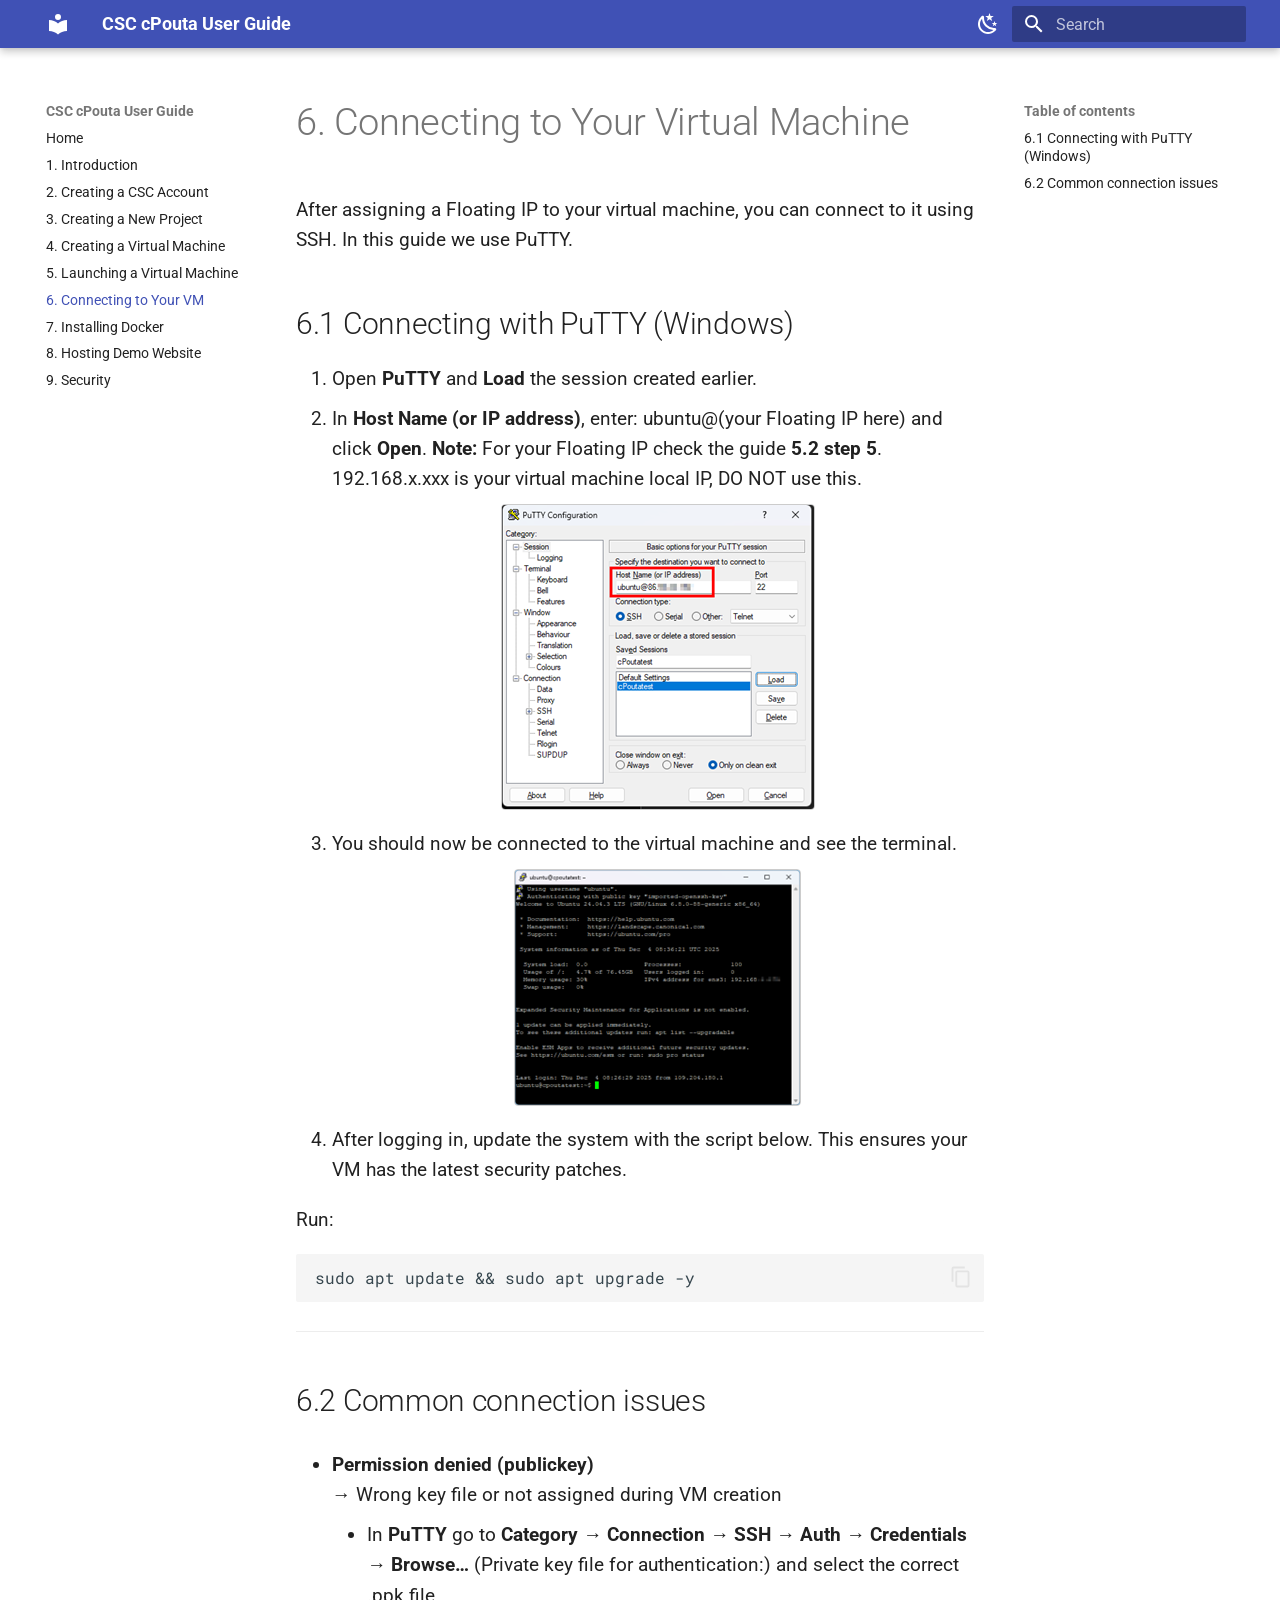
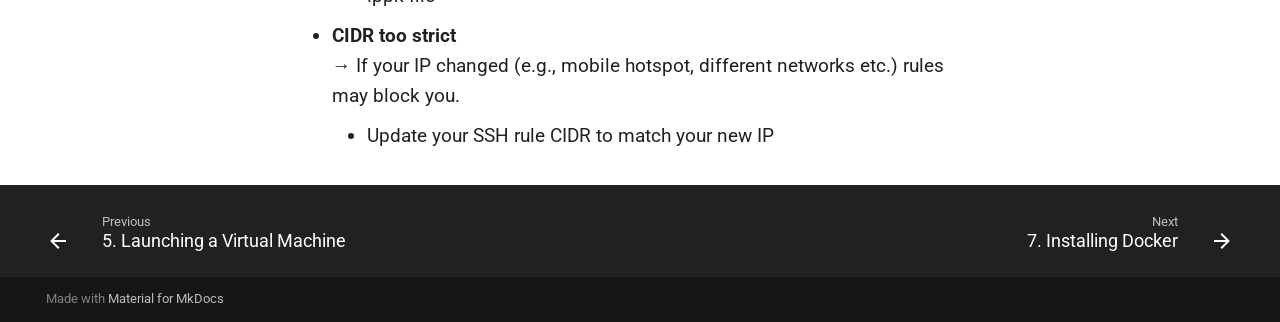
<file: site/6-connecting/index.html>
<!doctype html>
<html lang="en" class="no-js">
  <head>
    
      <meta charset="utf-8">
      <meta name="viewport" content="width=device-width,initial-scale=1">
      
      
      
      
        <link rel="prev" href="../5-launching/">
      
      
        <link rel="next" href="../7-docker/">
      
      
        
      
      
      <link rel="icon" href="../assets/images/favicon.png">
      <meta name="generator" content="mkdocs-1.6.1, mkdocs-material-9.7.0">
    
    
      
        <title>6. Connecting to Your VM - CSC cPouta User Guide</title>
      
    
    
      <link rel="stylesheet" href="../assets/stylesheets/main.618322db.min.css">
      
        
        <link rel="stylesheet" href="../assets/stylesheets/palette.ab4e12ef.min.css">
      
      


    
    
      
    
    
      
        
        
        <link rel="preconnect" href="https://fonts.gstatic.com" crossorigin>
        <link rel="stylesheet" href="https://fonts.googleapis.com/css?family=Roboto:300,300i,400,400i,700,700i%7CRoboto+Mono:400,400i,700,700i&display=fallback">
        <style>:root{--md-text-font:"Roboto";--md-code-font:"Roboto Mono"}</style>
      
    
    
      <link rel="stylesheet" href="../styles/extra.css">
    
    <script>__md_scope=new URL("..",location),__md_hash=e=>[...e].reduce(((e,_)=>(e<<5)-e+_.charCodeAt(0)),0),__md_get=(e,_=localStorage,t=__md_scope)=>JSON.parse(_.getItem(t.pathname+"."+e)),__md_set=(e,_,t=localStorage,a=__md_scope)=>{try{t.setItem(a.pathname+"."+e,JSON.stringify(_))}catch(e){}}</script>
    
      

    
    
  </head>
  
  
    
    
      
    
    
    
    
    <body dir="ltr" data-md-color-scheme="default" data-md-color-primary="indigo" data-md-color-accent="indigo">
  
    
    <input class="md-toggle" data-md-toggle="drawer" type="checkbox" id="__drawer" autocomplete="off">
    <input class="md-toggle" data-md-toggle="search" type="checkbox" id="__search" autocomplete="off">
    <label class="md-overlay" for="__drawer"></label>
    <div data-md-component="skip">
      
        
        <a href="#6-connecting-to-your-virtual-machine" class="md-skip">
          Skip to content
        </a>
      
    </div>
    <div data-md-component="announce">
      
    </div>
    
    
      

  

<header class="md-header md-header--shadow" data-md-component="header">
  <nav class="md-header__inner md-grid" aria-label="Header">
    <a href=".." title="CSC cPouta User Guide" class="md-header__button md-logo" aria-label="CSC cPouta User Guide" data-md-component="logo">
      
  
  <svg xmlns="http://www.w3.org/2000/svg" viewBox="0 0 24 24"><path d="M12 8a3 3 0 0 0 3-3 3 3 0 0 0-3-3 3 3 0 0 0-3 3 3 3 0 0 0 3 3m0 3.54C9.64 9.35 6.5 8 3 8v11c3.5 0 6.64 1.35 9 3.54 2.36-2.19 5.5-3.54 9-3.54V8c-3.5 0-6.64 1.35-9 3.54"/></svg>

    </a>
    <label class="md-header__button md-icon" for="__drawer">
      
      <svg xmlns="http://www.w3.org/2000/svg" viewBox="0 0 24 24"><path d="M3 6h18v2H3zm0 5h18v2H3zm0 5h18v2H3z"/></svg>
    </label>
    <div class="md-header__title" data-md-component="header-title">
      <div class="md-header__ellipsis">
        <div class="md-header__topic">
          <span class="md-ellipsis">
            CSC cPouta User Guide
          </span>
        </div>
        <div class="md-header__topic" data-md-component="header-topic">
          <span class="md-ellipsis">
            
              6. Connecting to Your VM
            
          </span>
        </div>
      </div>
    </div>
    
      
        <form class="md-header__option" data-md-component="palette">
  
    
    
    
    <input class="md-option" data-md-color-media="" data-md-color-scheme="default" data-md-color-primary="indigo" data-md-color-accent="indigo"  aria-label="Switch to dark mode"  type="radio" name="__palette" id="__palette_0">
    
      <label class="md-header__button md-icon" title="Switch to dark mode" for="__palette_1" hidden>
        <svg xmlns="http://www.w3.org/2000/svg" viewBox="0 0 24 24"><path d="m17.75 4.09-2.53 1.94.91 3.06-2.63-1.81-2.63 1.81.91-3.06-2.53-1.94L12.44 4l1.06-3 1.06 3zm3.5 6.91-1.64 1.25.59 1.98-1.7-1.17-1.7 1.17.59-1.98L15.75 11l2.06-.05L18.5 9l.69 1.95zm-2.28 4.95c.83-.08 1.72 1.1 1.19 1.85-.32.45-.66.87-1.08 1.27C15.17 23 8.84 23 4.94 19.07c-3.91-3.9-3.91-10.24 0-14.14.4-.4.82-.76 1.27-1.08.75-.53 1.93.36 1.85 1.19-.27 2.86.69 5.83 2.89 8.02a9.96 9.96 0 0 0 8.02 2.89m-1.64 2.02a12.08 12.08 0 0 1-7.8-3.47c-2.17-2.19-3.33-5-3.49-7.82-2.81 3.14-2.7 7.96.31 10.98 3.02 3.01 7.84 3.12 10.98.31"/></svg>
      </label>
    
  
    
    
    
    <input class="md-option" data-md-color-media="" data-md-color-scheme="slate" data-md-color-primary="indigo" data-md-color-accent="indigo"  aria-label="Switch to light mode"  type="radio" name="__palette" id="__palette_1">
    
      <label class="md-header__button md-icon" title="Switch to light mode" for="__palette_0" hidden>
        <svg xmlns="http://www.w3.org/2000/svg" viewBox="0 0 24 24"><path d="M12 7a5 5 0 0 1 5 5 5 5 0 0 1-5 5 5 5 0 0 1-5-5 5 5 0 0 1 5-5m0 2a3 3 0 0 0-3 3 3 3 0 0 0 3 3 3 3 0 0 0 3-3 3 3 0 0 0-3-3m0-7 2.39 3.42C13.65 5.15 12.84 5 12 5s-1.65.15-2.39.42zM3.34 7l4.16-.35A7.2 7.2 0 0 0 5.94 8.5c-.44.74-.69 1.5-.83 2.29zm.02 10 1.76-3.77a7.131 7.131 0 0 0 2.38 4.14zM20.65 7l-1.77 3.79a7.02 7.02 0 0 0-2.38-4.15zm-.01 10-4.14.36c.59-.51 1.12-1.14 1.54-1.86.42-.73.69-1.5.83-2.29zM12 22l-2.41-3.44c.74.27 1.55.44 2.41.44.82 0 1.63-.17 2.37-.44z"/></svg>
      </label>
    
  
</form>
      
    
    
      <script>var palette=__md_get("__palette");if(palette&&palette.color){if("(prefers-color-scheme)"===palette.color.media){var media=matchMedia("(prefers-color-scheme: light)"),input=document.querySelector(media.matches?"[data-md-color-media='(prefers-color-scheme: light)']":"[data-md-color-media='(prefers-color-scheme: dark)']");palette.color.media=input.getAttribute("data-md-color-media"),palette.color.scheme=input.getAttribute("data-md-color-scheme"),palette.color.primary=input.getAttribute("data-md-color-primary"),palette.color.accent=input.getAttribute("data-md-color-accent")}for(var[key,value]of Object.entries(palette.color))document.body.setAttribute("data-md-color-"+key,value)}</script>
    
    
    
      
      
        <label class="md-header__button md-icon" for="__search">
          
          <svg xmlns="http://www.w3.org/2000/svg" viewBox="0 0 24 24"><path d="M9.5 3A6.5 6.5 0 0 1 16 9.5c0 1.61-.59 3.09-1.56 4.23l.27.27h.79l5 5-1.5 1.5-5-5v-.79l-.27-.27A6.52 6.52 0 0 1 9.5 16 6.5 6.5 0 0 1 3 9.5 6.5 6.5 0 0 1 9.5 3m0 2C7 5 5 7 5 9.5S7 14 9.5 14 14 12 14 9.5 12 5 9.5 5"/></svg>
        </label>
        <div class="md-search" data-md-component="search" role="dialog">
  <label class="md-search__overlay" for="__search"></label>
  <div class="md-search__inner" role="search">
    <form class="md-search__form" name="search">
      <input type="text" class="md-search__input" name="query" aria-label="Search" placeholder="Search" autocapitalize="off" autocorrect="off" autocomplete="off" spellcheck="false" data-md-component="search-query" required>
      <label class="md-search__icon md-icon" for="__search">
        
        <svg xmlns="http://www.w3.org/2000/svg" viewBox="0 0 24 24"><path d="M9.5 3A6.5 6.5 0 0 1 16 9.5c0 1.61-.59 3.09-1.56 4.23l.27.27h.79l5 5-1.5 1.5-5-5v-.79l-.27-.27A6.52 6.52 0 0 1 9.5 16 6.5 6.5 0 0 1 3 9.5 6.5 6.5 0 0 1 9.5 3m0 2C7 5 5 7 5 9.5S7 14 9.5 14 14 12 14 9.5 12 5 9.5 5"/></svg>
        
        <svg xmlns="http://www.w3.org/2000/svg" viewBox="0 0 24 24"><path d="M20 11v2H8l5.5 5.5-1.42 1.42L4.16 12l7.92-7.92L13.5 5.5 8 11z"/></svg>
      </label>
      <nav class="md-search__options" aria-label="Search">
        
        <button type="reset" class="md-search__icon md-icon" title="Clear" aria-label="Clear" tabindex="-1">
          
          <svg xmlns="http://www.w3.org/2000/svg" viewBox="0 0 24 24"><path d="M19 6.41 17.59 5 12 10.59 6.41 5 5 6.41 10.59 12 5 17.59 6.41 19 12 13.41 17.59 19 19 17.59 13.41 12z"/></svg>
        </button>
      </nav>
      
        <div class="md-search__suggest" data-md-component="search-suggest"></div>
      
    </form>
    <div class="md-search__output">
      <div class="md-search__scrollwrap" tabindex="0" data-md-scrollfix>
        <div class="md-search-result" data-md-component="search-result">
          <div class="md-search-result__meta">
            Initializing search
          </div>
          <ol class="md-search-result__list" role="presentation"></ol>
        </div>
      </div>
    </div>
  </div>
</div>
      
    
    
  </nav>
  
</header>
    
    <div class="md-container" data-md-component="container">
      
      
        
          
        
      
      <main class="md-main" data-md-component="main">
        <div class="md-main__inner md-grid">
          
            
              
              <div class="md-sidebar md-sidebar--primary" data-md-component="sidebar" data-md-type="navigation" >
                <div class="md-sidebar__scrollwrap">
                  <div class="md-sidebar__inner">
                    



<nav class="md-nav md-nav--primary" aria-label="Navigation" data-md-level="0">
  <label class="md-nav__title" for="__drawer">
    <a href=".." title="CSC cPouta User Guide" class="md-nav__button md-logo" aria-label="CSC cPouta User Guide" data-md-component="logo">
      
  
  <svg xmlns="http://www.w3.org/2000/svg" viewBox="0 0 24 24"><path d="M12 8a3 3 0 0 0 3-3 3 3 0 0 0-3-3 3 3 0 0 0-3 3 3 3 0 0 0 3 3m0 3.54C9.64 9.35 6.5 8 3 8v11c3.5 0 6.64 1.35 9 3.54 2.36-2.19 5.5-3.54 9-3.54V8c-3.5 0-6.64 1.35-9 3.54"/></svg>

    </a>
    CSC cPouta User Guide
  </label>
  
  <ul class="md-nav__list" data-md-scrollfix>
    
      
      
  
  
  
  
    <li class="md-nav__item">
      <a href=".." class="md-nav__link">
        
  
  
  <span class="md-ellipsis">
    
  
    Home
  

    
  </span>
  
  

      </a>
    </li>
  

    
      
      
  
  
  
  
    <li class="md-nav__item">
      <a href="../1-introduction/" class="md-nav__link">
        
  
  
  <span class="md-ellipsis">
    
  
    1. Introduction
  

    
  </span>
  
  

      </a>
    </li>
  

    
      
      
  
  
  
  
    <li class="md-nav__item">
      <a href="../2-account/" class="md-nav__link">
        
  
  
  <span class="md-ellipsis">
    
  
    2. Creating a CSC Account
  

    
  </span>
  
  

      </a>
    </li>
  

    
      
      
  
  
  
  
    <li class="md-nav__item">
      <a href="../3-project/" class="md-nav__link">
        
  
  
  <span class="md-ellipsis">
    
  
    3. Creating a New Project
  

    
  </span>
  
  

      </a>
    </li>
  

    
      
      
  
  
  
  
    <li class="md-nav__item">
      <a href="../4-vm/" class="md-nav__link">
        
  
  
  <span class="md-ellipsis">
    
  
    4. Creating a Virtual Machine
  

    
  </span>
  
  

      </a>
    </li>
  

    
      
      
  
  
  
  
    <li class="md-nav__item">
      <a href="../5-launching/" class="md-nav__link">
        
  
  
  <span class="md-ellipsis">
    
  
    5. Launching a Virtual Machine
  

    
  </span>
  
  

      </a>
    </li>
  

    
      
      
  
  
    
  
  
  
    <li class="md-nav__item md-nav__item--active">
      
      <input class="md-nav__toggle md-toggle" type="checkbox" id="__toc">
      
      
        
      
      
        <label class="md-nav__link md-nav__link--active" for="__toc">
          
  
  
  <span class="md-ellipsis">
    
  
    6. Connecting to Your VM
  

    
  </span>
  
  

          <span class="md-nav__icon md-icon"></span>
        </label>
      
      <a href="./" class="md-nav__link md-nav__link--active">
        
  
  
  <span class="md-ellipsis">
    
  
    6. Connecting to Your VM
  

    
  </span>
  
  

      </a>
      
        

<nav class="md-nav md-nav--secondary" aria-label="Table of contents">
  
  
  
    
  
  
    <label class="md-nav__title" for="__toc">
      <span class="md-nav__icon md-icon"></span>
      Table of contents
    </label>
    <ul class="md-nav__list" data-md-component="toc" data-md-scrollfix>
      
        <li class="md-nav__item">
  <a href="#61-connecting-with-putty-windows" class="md-nav__link">
    <span class="md-ellipsis">
      
        6.1 Connecting with PuTTY (Windows)
      
    </span>
  </a>
  
</li>
      
        <li class="md-nav__item">
  <a href="#62-common-connection-issues" class="md-nav__link">
    <span class="md-ellipsis">
      
        6.2 Common connection issues
      
    </span>
  </a>
  
</li>
      
    </ul>
  
</nav>
      
    </li>
  

    
      
      
  
  
  
  
    <li class="md-nav__item">
      <a href="../7-docker/" class="md-nav__link">
        
  
  
  <span class="md-ellipsis">
    
  
    7. Installing Docker
  

    
  </span>
  
  

      </a>
    </li>
  

    
      
      
  
  
  
  
    <li class="md-nav__item">
      <a href="../8-demo/" class="md-nav__link">
        
  
  
  <span class="md-ellipsis">
    
  
    8. Hosting Demo Website
  

    
  </span>
  
  

      </a>
    </li>
  

    
      
      
  
  
  
  
    <li class="md-nav__item">
      <a href="../9-security/" class="md-nav__link">
        
  
  
  <span class="md-ellipsis">
    
  
    9. Security
  

    
  </span>
  
  

      </a>
    </li>
  

    
  </ul>
</nav>
                  </div>
                </div>
              </div>
            
            
              
              <div class="md-sidebar md-sidebar--secondary" data-md-component="sidebar" data-md-type="toc" >
                <div class="md-sidebar__scrollwrap">
                  <div class="md-sidebar__inner">
                    

<nav class="md-nav md-nav--secondary" aria-label="Table of contents">
  
  
  
    
  
  
    <label class="md-nav__title" for="__toc">
      <span class="md-nav__icon md-icon"></span>
      Table of contents
    </label>
    <ul class="md-nav__list" data-md-component="toc" data-md-scrollfix>
      
        <li class="md-nav__item">
  <a href="#61-connecting-with-putty-windows" class="md-nav__link">
    <span class="md-ellipsis">
      
        6.1 Connecting with PuTTY (Windows)
      
    </span>
  </a>
  
</li>
      
        <li class="md-nav__item">
  <a href="#62-common-connection-issues" class="md-nav__link">
    <span class="md-ellipsis">
      
        6.2 Common connection issues
      
    </span>
  </a>
  
</li>
      
    </ul>
  
</nav>
                  </div>
                </div>
              </div>
            
          
          
            <div class="md-content" data-md-component="content">
              
              <article class="md-content__inner md-typeset">
                
                  



<h1 id="6-connecting-to-your-virtual-machine">6. Connecting to Your Virtual Machine<a class="headerlink" href="#6-connecting-to-your-virtual-machine" title="Permanent link">&para;</a></h1>
<p>After assigning a Floating IP to your virtual machine, you can connect to it using SSH. In this guide we use PuTTY.</p>
<h2 id="61-connecting-with-putty-windows">6.1 Connecting with PuTTY (Windows)<a class="headerlink" href="#61-connecting-with-putty-windows" title="Permanent link">&para;</a></h2>
<ol>
<li>Open <strong>PuTTY</strong> and <strong>Load</strong> the session created earlier.</li>
<li>In <strong>Host Name (or IP address)</strong>, enter: ubuntu@(your Floating IP here) and click <strong>Open</strong>.
<strong>Note:</strong> For your Floating IP check the guide <strong>5.2 step 5</strong>. 192.168.x.xxx is your virtual machine local IP, DO NOT use this.
       <p align="center">
    <img src="../images/picture24.png" alt="A computer screenschot of putty interface" class="guide-screenshot" />
    </p></li>
<li>You should now be connected to the virtual machine and see the terminal.
       <p align="center">
    <img src="../images/picture25.png" alt="A screenshot of a putty terminal window" class="guide-screenshot" />
    </p></li>
<li>After logging in, update the system with the script below. This ensures your VM has the latest security patches.</li>
</ol>
<p>Run:</p>
<div class="codehilite"><pre><span></span><code>sudo apt update &amp;&amp; sudo apt upgrade -y
</code></pre></div>

<hr />
<h2 id="62-common-connection-issues">6.2 Common connection issues<a class="headerlink" href="#62-common-connection-issues" title="Permanent link">&para;</a></h2>
<ul>
<li>
<p><strong>Permission denied (publickey)</strong><br />
  → Wrong key file or not assigned during VM creation</p>
<ul>
<li>In <strong>PuTTY</strong> go to <strong>Category → Connection → SSH → Auth → Credentials → Browse…</strong> (Private key file for authentication:) and select the correct .ppk file</li>
</ul>
</li>
<li>
<p><strong>CIDR too strict</strong><br />
  → If your IP changed (e.g., mobile hotspot, different networks etc.) rules may block you.</p>
<ul>
<li>Update your SSH rule CIDR to match your new IP</li>
</ul>
</li>
</ul>












                
              </article>
            </div>
          
          
<script>var target=document.getElementById(location.hash.slice(1));target&&target.name&&(target.checked=target.name.startsWith("__tabbed_"))</script>
        </div>
        
          <button type="button" class="md-top md-icon" data-md-component="top" hidden>
  
  <svg xmlns="http://www.w3.org/2000/svg" viewBox="0 0 24 24"><path d="M13 20h-2V8l-5.5 5.5-1.42-1.42L12 4.16l7.92 7.92-1.42 1.42L13 8z"/></svg>
  Back to top
</button>
        
      </main>
      
        <footer class="md-footer">
  
    
      
      <nav class="md-footer__inner md-grid" aria-label="Footer" >
        
          
          <a href="../5-launching/" class="md-footer__link md-footer__link--prev" aria-label="Previous: 5. Launching a Virtual Machine">
            <div class="md-footer__button md-icon">
              
              <svg xmlns="http://www.w3.org/2000/svg" viewBox="0 0 24 24"><path d="M20 11v2H8l5.5 5.5-1.42 1.42L4.16 12l7.92-7.92L13.5 5.5 8 11z"/></svg>
            </div>
            <div class="md-footer__title">
              <span class="md-footer__direction">
                Previous
              </span>
              <div class="md-ellipsis">
                5. Launching a Virtual Machine
              </div>
            </div>
          </a>
        
        
          
          <a href="../7-docker/" class="md-footer__link md-footer__link--next" aria-label="Next: 7. Installing Docker">
            <div class="md-footer__title">
              <span class="md-footer__direction">
                Next
              </span>
              <div class="md-ellipsis">
                7. Installing Docker
              </div>
            </div>
            <div class="md-footer__button md-icon">
              
              <svg xmlns="http://www.w3.org/2000/svg" viewBox="0 0 24 24"><path d="M4 11v2h12l-5.5 5.5 1.42 1.42L19.84 12l-7.92-7.92L10.5 5.5 16 11z"/></svg>
            </div>
          </a>
        
      </nav>
    
  
  <div class="md-footer-meta md-typeset">
    <div class="md-footer-meta__inner md-grid">
      <div class="md-copyright">
  
  
    Made with
    <a href="https://squidfunk.github.io/mkdocs-material/" target="_blank" rel="noopener">
      Material for MkDocs
    </a>
  
</div>
      
    </div>
  </div>
</footer>
      
    </div>
    <div class="md-dialog" data-md-component="dialog">
      <div class="md-dialog__inner md-typeset"></div>
    </div>
    
    
    
      
      
      <script id="__config" type="application/json">{"annotate": null, "base": "..", "features": ["navigation.indexes", "navigation.expand", "content.code.copy", "navigation.top", "search.suggest", "search.highlight", "navigation.footer"], "search": "../assets/javascripts/workers/search.7a47a382.min.js", "tags": null, "translations": {"clipboard.copied": "Copied to clipboard", "clipboard.copy": "Copy to clipboard", "search.result.more.one": "1 more on this page", "search.result.more.other": "# more on this page", "search.result.none": "No matching documents", "search.result.one": "1 matching document", "search.result.other": "# matching documents", "search.result.placeholder": "Type to start searching", "search.result.term.missing": "Missing", "select.version": "Select version"}, "version": null}</script>
    
    
      <script src="../assets/javascripts/bundle.e71a0d61.min.js"></script>
      
    
  </body>
</html>
</file>
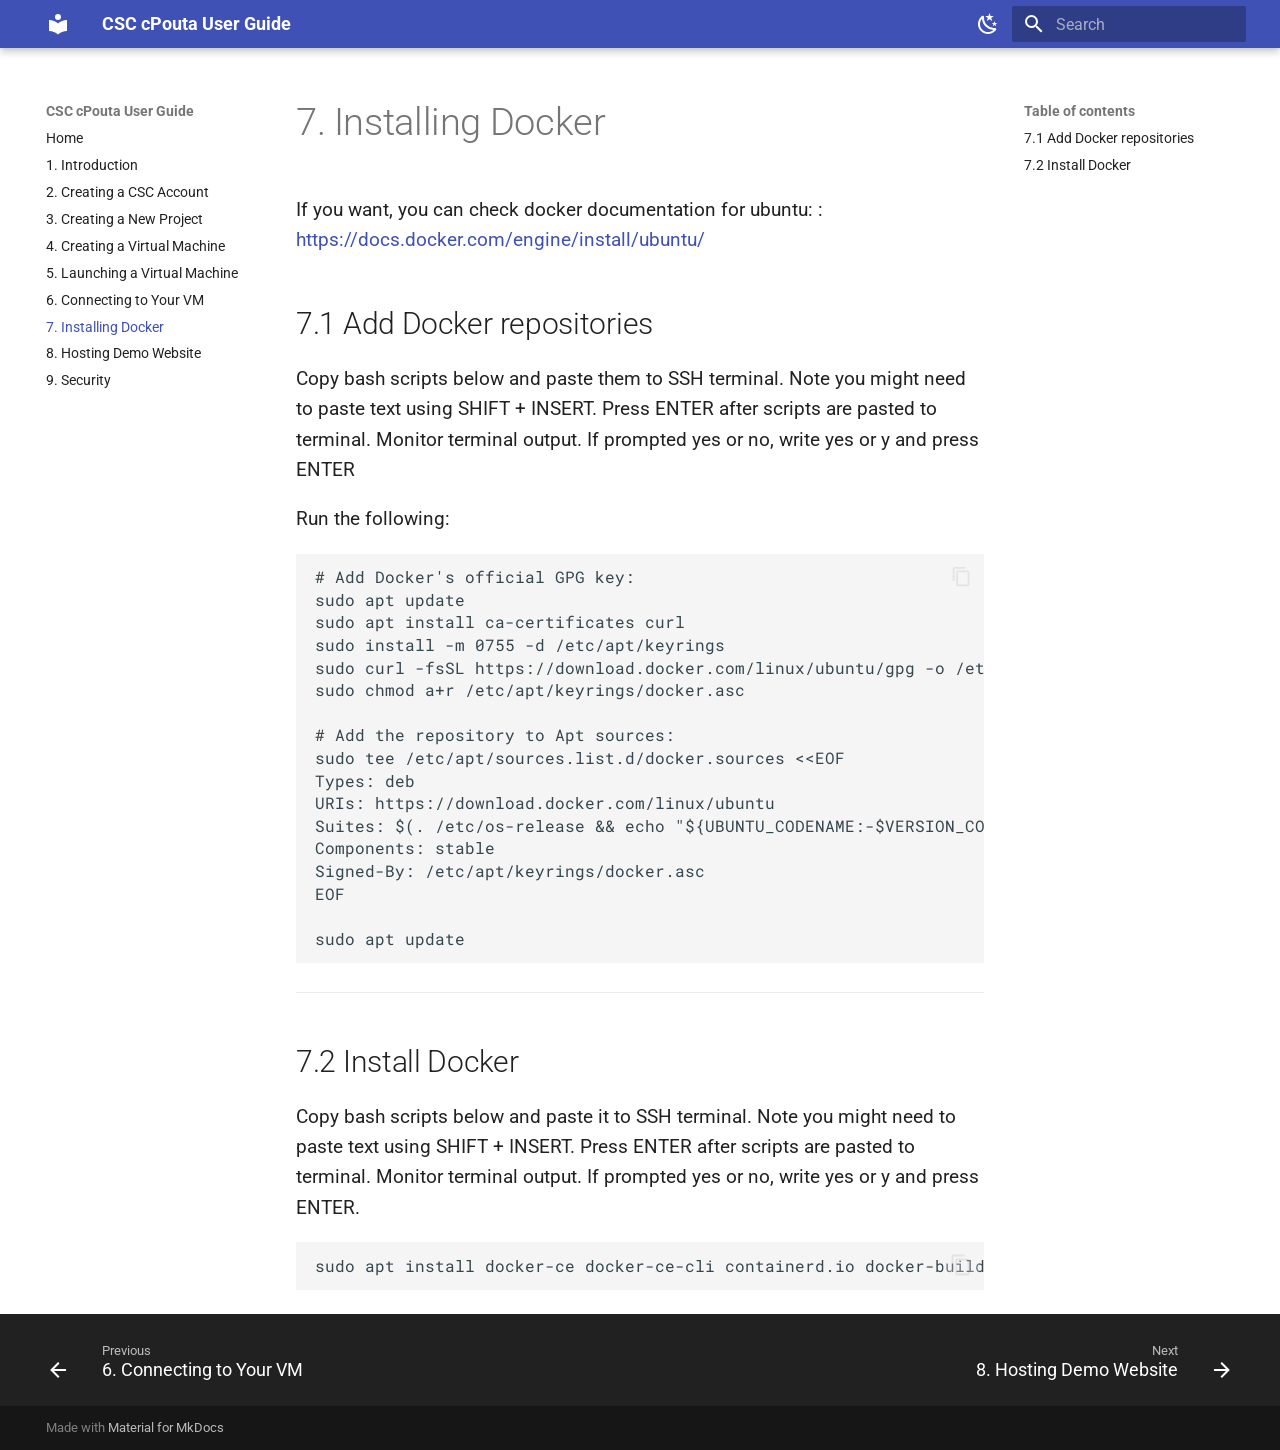
<file: site/7-docker/index.html>
<!doctype html>
<html lang="en" class="no-js">
  <head>
    
      <meta charset="utf-8">
      <meta name="viewport" content="width=device-width,initial-scale=1">
      
      
      
      
        <link rel="prev" href="../6-connecting/">
      
      
        <link rel="next" href="../8-demo/">
      
      
        
      
      
      <link rel="icon" href="../assets/images/favicon.png">
      <meta name="generator" content="mkdocs-1.6.1, mkdocs-material-9.7.0">
    
    
      
        <title>7. Installing Docker - CSC cPouta User Guide</title>
      
    
    
      <link rel="stylesheet" href="../assets/stylesheets/main.618322db.min.css">
      
        
        <link rel="stylesheet" href="../assets/stylesheets/palette.ab4e12ef.min.css">
      
      


    
    
      
    
    
      
        
        
        <link rel="preconnect" href="https://fonts.gstatic.com" crossorigin>
        <link rel="stylesheet" href="https://fonts.googleapis.com/css?family=Roboto:300,300i,400,400i,700,700i%7CRoboto+Mono:400,400i,700,700i&display=fallback">
        <style>:root{--md-text-font:"Roboto";--md-code-font:"Roboto Mono"}</style>
      
    
    
      <link rel="stylesheet" href="../styles/extra.css">
    
    <script>__md_scope=new URL("..",location),__md_hash=e=>[...e].reduce(((e,_)=>(e<<5)-e+_.charCodeAt(0)),0),__md_get=(e,_=localStorage,t=__md_scope)=>JSON.parse(_.getItem(t.pathname+"."+e)),__md_set=(e,_,t=localStorage,a=__md_scope)=>{try{t.setItem(a.pathname+"."+e,JSON.stringify(_))}catch(e){}}</script>
    
      

    
    
  </head>
  
  
    
    
      
    
    
    
    
    <body dir="ltr" data-md-color-scheme="default" data-md-color-primary="indigo" data-md-color-accent="indigo">
  
    
    <input class="md-toggle" data-md-toggle="drawer" type="checkbox" id="__drawer" autocomplete="off">
    <input class="md-toggle" data-md-toggle="search" type="checkbox" id="__search" autocomplete="off">
    <label class="md-overlay" for="__drawer"></label>
    <div data-md-component="skip">
      
        
        <a href="#7-installing-docker" class="md-skip">
          Skip to content
        </a>
      
    </div>
    <div data-md-component="announce">
      
    </div>
    
    
      

  

<header class="md-header md-header--shadow" data-md-component="header">
  <nav class="md-header__inner md-grid" aria-label="Header">
    <a href=".." title="CSC cPouta User Guide" class="md-header__button md-logo" aria-label="CSC cPouta User Guide" data-md-component="logo">
      
  
  <svg xmlns="http://www.w3.org/2000/svg" viewBox="0 0 24 24"><path d="M12 8a3 3 0 0 0 3-3 3 3 0 0 0-3-3 3 3 0 0 0-3 3 3 3 0 0 0 3 3m0 3.54C9.64 9.35 6.5 8 3 8v11c3.5 0 6.64 1.35 9 3.54 2.36-2.19 5.5-3.54 9-3.54V8c-3.5 0-6.64 1.35-9 3.54"/></svg>

    </a>
    <label class="md-header__button md-icon" for="__drawer">
      
      <svg xmlns="http://www.w3.org/2000/svg" viewBox="0 0 24 24"><path d="M3 6h18v2H3zm0 5h18v2H3zm0 5h18v2H3z"/></svg>
    </label>
    <div class="md-header__title" data-md-component="header-title">
      <div class="md-header__ellipsis">
        <div class="md-header__topic">
          <span class="md-ellipsis">
            CSC cPouta User Guide
          </span>
        </div>
        <div class="md-header__topic" data-md-component="header-topic">
          <span class="md-ellipsis">
            
              7. Installing Docker
            
          </span>
        </div>
      </div>
    </div>
    
      
        <form class="md-header__option" data-md-component="palette">
  
    
    
    
    <input class="md-option" data-md-color-media="" data-md-color-scheme="default" data-md-color-primary="indigo" data-md-color-accent="indigo"  aria-label="Switch to dark mode"  type="radio" name="__palette" id="__palette_0">
    
      <label class="md-header__button md-icon" title="Switch to dark mode" for="__palette_1" hidden>
        <svg xmlns="http://www.w3.org/2000/svg" viewBox="0 0 24 24"><path d="m17.75 4.09-2.53 1.94.91 3.06-2.63-1.81-2.63 1.81.91-3.06-2.53-1.94L12.44 4l1.06-3 1.06 3zm3.5 6.91-1.64 1.25.59 1.98-1.7-1.17-1.7 1.17.59-1.98L15.75 11l2.06-.05L18.5 9l.69 1.95zm-2.28 4.95c.83-.08 1.72 1.1 1.19 1.85-.32.45-.66.87-1.08 1.27C15.17 23 8.84 23 4.94 19.07c-3.91-3.9-3.91-10.24 0-14.14.4-.4.82-.76 1.27-1.08.75-.53 1.93.36 1.85 1.19-.27 2.86.69 5.83 2.89 8.02a9.96 9.96 0 0 0 8.02 2.89m-1.64 2.02a12.08 12.08 0 0 1-7.8-3.47c-2.17-2.19-3.33-5-3.49-7.82-2.81 3.14-2.7 7.96.31 10.98 3.02 3.01 7.84 3.12 10.98.31"/></svg>
      </label>
    
  
    
    
    
    <input class="md-option" data-md-color-media="" data-md-color-scheme="slate" data-md-color-primary="indigo" data-md-color-accent="indigo"  aria-label="Switch to light mode"  type="radio" name="__palette" id="__palette_1">
    
      <label class="md-header__button md-icon" title="Switch to light mode" for="__palette_0" hidden>
        <svg xmlns="http://www.w3.org/2000/svg" viewBox="0 0 24 24"><path d="M12 7a5 5 0 0 1 5 5 5 5 0 0 1-5 5 5 5 0 0 1-5-5 5 5 0 0 1 5-5m0 2a3 3 0 0 0-3 3 3 3 0 0 0 3 3 3 3 0 0 0 3-3 3 3 0 0 0-3-3m0-7 2.39 3.42C13.65 5.15 12.84 5 12 5s-1.65.15-2.39.42zM3.34 7l4.16-.35A7.2 7.2 0 0 0 5.94 8.5c-.44.74-.69 1.5-.83 2.29zm.02 10 1.76-3.77a7.131 7.131 0 0 0 2.38 4.14zM20.65 7l-1.77 3.79a7.02 7.02 0 0 0-2.38-4.15zm-.01 10-4.14.36c.59-.51 1.12-1.14 1.54-1.86.42-.73.69-1.5.83-2.29zM12 22l-2.41-3.44c.74.27 1.55.44 2.41.44.82 0 1.63-.17 2.37-.44z"/></svg>
      </label>
    
  
</form>
      
    
    
      <script>var palette=__md_get("__palette");if(palette&&palette.color){if("(prefers-color-scheme)"===palette.color.media){var media=matchMedia("(prefers-color-scheme: light)"),input=document.querySelector(media.matches?"[data-md-color-media='(prefers-color-scheme: light)']":"[data-md-color-media='(prefers-color-scheme: dark)']");palette.color.media=input.getAttribute("data-md-color-media"),palette.color.scheme=input.getAttribute("data-md-color-scheme"),palette.color.primary=input.getAttribute("data-md-color-primary"),palette.color.accent=input.getAttribute("data-md-color-accent")}for(var[key,value]of Object.entries(palette.color))document.body.setAttribute("data-md-color-"+key,value)}</script>
    
    
    
      
      
        <label class="md-header__button md-icon" for="__search">
          
          <svg xmlns="http://www.w3.org/2000/svg" viewBox="0 0 24 24"><path d="M9.5 3A6.5 6.5 0 0 1 16 9.5c0 1.61-.59 3.09-1.56 4.23l.27.27h.79l5 5-1.5 1.5-5-5v-.79l-.27-.27A6.52 6.52 0 0 1 9.5 16 6.5 6.5 0 0 1 3 9.5 6.5 6.5 0 0 1 9.5 3m0 2C7 5 5 7 5 9.5S7 14 9.5 14 14 12 14 9.5 12 5 9.5 5"/></svg>
        </label>
        <div class="md-search" data-md-component="search" role="dialog">
  <label class="md-search__overlay" for="__search"></label>
  <div class="md-search__inner" role="search">
    <form class="md-search__form" name="search">
      <input type="text" class="md-search__input" name="query" aria-label="Search" placeholder="Search" autocapitalize="off" autocorrect="off" autocomplete="off" spellcheck="false" data-md-component="search-query" required>
      <label class="md-search__icon md-icon" for="__search">
        
        <svg xmlns="http://www.w3.org/2000/svg" viewBox="0 0 24 24"><path d="M9.5 3A6.5 6.5 0 0 1 16 9.5c0 1.61-.59 3.09-1.56 4.23l.27.27h.79l5 5-1.5 1.5-5-5v-.79l-.27-.27A6.52 6.52 0 0 1 9.5 16 6.5 6.5 0 0 1 3 9.5 6.5 6.5 0 0 1 9.5 3m0 2C7 5 5 7 5 9.5S7 14 9.5 14 14 12 14 9.5 12 5 9.5 5"/></svg>
        
        <svg xmlns="http://www.w3.org/2000/svg" viewBox="0 0 24 24"><path d="M20 11v2H8l5.5 5.5-1.42 1.42L4.16 12l7.92-7.92L13.5 5.5 8 11z"/></svg>
      </label>
      <nav class="md-search__options" aria-label="Search">
        
        <button type="reset" class="md-search__icon md-icon" title="Clear" aria-label="Clear" tabindex="-1">
          
          <svg xmlns="http://www.w3.org/2000/svg" viewBox="0 0 24 24"><path d="M19 6.41 17.59 5 12 10.59 6.41 5 5 6.41 10.59 12 5 17.59 6.41 19 12 13.41 17.59 19 19 17.59 13.41 12z"/></svg>
        </button>
      </nav>
      
        <div class="md-search__suggest" data-md-component="search-suggest"></div>
      
    </form>
    <div class="md-search__output">
      <div class="md-search__scrollwrap" tabindex="0" data-md-scrollfix>
        <div class="md-search-result" data-md-component="search-result">
          <div class="md-search-result__meta">
            Initializing search
          </div>
          <ol class="md-search-result__list" role="presentation"></ol>
        </div>
      </div>
    </div>
  </div>
</div>
      
    
    
  </nav>
  
</header>
    
    <div class="md-container" data-md-component="container">
      
      
        
          
        
      
      <main class="md-main" data-md-component="main">
        <div class="md-main__inner md-grid">
          
            
              
              <div class="md-sidebar md-sidebar--primary" data-md-component="sidebar" data-md-type="navigation" >
                <div class="md-sidebar__scrollwrap">
                  <div class="md-sidebar__inner">
                    



<nav class="md-nav md-nav--primary" aria-label="Navigation" data-md-level="0">
  <label class="md-nav__title" for="__drawer">
    <a href=".." title="CSC cPouta User Guide" class="md-nav__button md-logo" aria-label="CSC cPouta User Guide" data-md-component="logo">
      
  
  <svg xmlns="http://www.w3.org/2000/svg" viewBox="0 0 24 24"><path d="M12 8a3 3 0 0 0 3-3 3 3 0 0 0-3-3 3 3 0 0 0-3 3 3 3 0 0 0 3 3m0 3.54C9.64 9.35 6.5 8 3 8v11c3.5 0 6.64 1.35 9 3.54 2.36-2.19 5.5-3.54 9-3.54V8c-3.5 0-6.64 1.35-9 3.54"/></svg>

    </a>
    CSC cPouta User Guide
  </label>
  
  <ul class="md-nav__list" data-md-scrollfix>
    
      
      
  
  
  
  
    <li class="md-nav__item">
      <a href=".." class="md-nav__link">
        
  
  
  <span class="md-ellipsis">
    
  
    Home
  

    
  </span>
  
  

      </a>
    </li>
  

    
      
      
  
  
  
  
    <li class="md-nav__item">
      <a href="../1-introduction/" class="md-nav__link">
        
  
  
  <span class="md-ellipsis">
    
  
    1. Introduction
  

    
  </span>
  
  

      </a>
    </li>
  

    
      
      
  
  
  
  
    <li class="md-nav__item">
      <a href="../2-account/" class="md-nav__link">
        
  
  
  <span class="md-ellipsis">
    
  
    2. Creating a CSC Account
  

    
  </span>
  
  

      </a>
    </li>
  

    
      
      
  
  
  
  
    <li class="md-nav__item">
      <a href="../3-project/" class="md-nav__link">
        
  
  
  <span class="md-ellipsis">
    
  
    3. Creating a New Project
  

    
  </span>
  
  

      </a>
    </li>
  

    
      
      
  
  
  
  
    <li class="md-nav__item">
      <a href="../4-vm/" class="md-nav__link">
        
  
  
  <span class="md-ellipsis">
    
  
    4. Creating a Virtual Machine
  

    
  </span>
  
  

      </a>
    </li>
  

    
      
      
  
  
  
  
    <li class="md-nav__item">
      <a href="../5-launching/" class="md-nav__link">
        
  
  
  <span class="md-ellipsis">
    
  
    5. Launching a Virtual Machine
  

    
  </span>
  
  

      </a>
    </li>
  

    
      
      
  
  
  
  
    <li class="md-nav__item">
      <a href="../6-connecting/" class="md-nav__link">
        
  
  
  <span class="md-ellipsis">
    
  
    6. Connecting to Your VM
  

    
  </span>
  
  

      </a>
    </li>
  

    
      
      
  
  
    
  
  
  
    <li class="md-nav__item md-nav__item--active">
      
      <input class="md-nav__toggle md-toggle" type="checkbox" id="__toc">
      
      
        
      
      
        <label class="md-nav__link md-nav__link--active" for="__toc">
          
  
  
  <span class="md-ellipsis">
    
  
    7. Installing Docker
  

    
  </span>
  
  

          <span class="md-nav__icon md-icon"></span>
        </label>
      
      <a href="./" class="md-nav__link md-nav__link--active">
        
  
  
  <span class="md-ellipsis">
    
  
    7. Installing Docker
  

    
  </span>
  
  

      </a>
      
        

<nav class="md-nav md-nav--secondary" aria-label="Table of contents">
  
  
  
    
  
  
    <label class="md-nav__title" for="__toc">
      <span class="md-nav__icon md-icon"></span>
      Table of contents
    </label>
    <ul class="md-nav__list" data-md-component="toc" data-md-scrollfix>
      
        <li class="md-nav__item">
  <a href="#71-add-docker-repositories" class="md-nav__link">
    <span class="md-ellipsis">
      
        7.1 Add Docker repositories
      
    </span>
  </a>
  
</li>
      
        <li class="md-nav__item">
  <a href="#72-install-docker" class="md-nav__link">
    <span class="md-ellipsis">
      
        7.2 Install Docker
      
    </span>
  </a>
  
</li>
      
    </ul>
  
</nav>
      
    </li>
  

    
      
      
  
  
  
  
    <li class="md-nav__item">
      <a href="../8-demo/" class="md-nav__link">
        
  
  
  <span class="md-ellipsis">
    
  
    8. Hosting Demo Website
  

    
  </span>
  
  

      </a>
    </li>
  

    
      
      
  
  
  
  
    <li class="md-nav__item">
      <a href="../9-security/" class="md-nav__link">
        
  
  
  <span class="md-ellipsis">
    
  
    9. Security
  

    
  </span>
  
  

      </a>
    </li>
  

    
  </ul>
</nav>
                  </div>
                </div>
              </div>
            
            
              
              <div class="md-sidebar md-sidebar--secondary" data-md-component="sidebar" data-md-type="toc" >
                <div class="md-sidebar__scrollwrap">
                  <div class="md-sidebar__inner">
                    

<nav class="md-nav md-nav--secondary" aria-label="Table of contents">
  
  
  
    
  
  
    <label class="md-nav__title" for="__toc">
      <span class="md-nav__icon md-icon"></span>
      Table of contents
    </label>
    <ul class="md-nav__list" data-md-component="toc" data-md-scrollfix>
      
        <li class="md-nav__item">
  <a href="#71-add-docker-repositories" class="md-nav__link">
    <span class="md-ellipsis">
      
        7.1 Add Docker repositories
      
    </span>
  </a>
  
</li>
      
        <li class="md-nav__item">
  <a href="#72-install-docker" class="md-nav__link">
    <span class="md-ellipsis">
      
        7.2 Install Docker
      
    </span>
  </a>
  
</li>
      
    </ul>
  
</nav>
                  </div>
                </div>
              </div>
            
          
          
            <div class="md-content" data-md-component="content">
              
              <article class="md-content__inner md-typeset">
                
                  



<h1 id="7-installing-docker">7. Installing Docker<a class="headerlink" href="#7-installing-docker" title="Permanent link">&para;</a></h1>
<p>If you want, you can check docker documentation for ubuntu: : <a href="https://docs.docker.com/engine/install/ubuntu/">https://docs.docker.com/engine/install/ubuntu/</a></p>
<h2 id="71-add-docker-repositories">7.1 Add Docker repositories<a class="headerlink" href="#71-add-docker-repositories" title="Permanent link">&para;</a></h2>
<p>Copy bash scripts below and paste them to SSH terminal. Note you might need to paste text using 
SHIFT + INSERT. Press ENTER after scripts are pasted to terminal. Monitor terminal output. If prompted yes or no, write yes or y and press ENTER</p>
<p>Run the following:</p>
<div class="codehilite"><pre><span></span><code><span class="s s-Atom">#</span> <span class="nv">Add</span> <span class="nv">Docker</span><span class="err">&#39;</span><span class="s s-Atom">s</span> <span class="s s-Atom">official</span> <span class="nv">GPG</span> <span class="s s-Atom">key</span><span class="p">:</span>
<span class="s s-Atom">sudo</span> <span class="s s-Atom">apt</span> <span class="s s-Atom">update</span>
<span class="s s-Atom">sudo</span> <span class="s s-Atom">apt</span> <span class="s s-Atom">install</span> <span class="s s-Atom">ca</span><span class="o">-</span><span class="s s-Atom">certificates</span> <span class="s s-Atom">curl</span>
<span class="s s-Atom">sudo</span> <span class="s s-Atom">install</span> <span class="o">-</span><span class="s s-Atom">m</span> <span class="mi">0755</span> <span class="o">-</span><span class="s s-Atom">d</span> <span class="o">/</span><span class="s s-Atom">etc</span><span class="o">/</span><span class="s s-Atom">apt</span><span class="o">/</span><span class="s s-Atom">keyrings</span>
<span class="s s-Atom">sudo</span> <span class="s s-Atom">curl</span> <span class="o">-</span><span class="s s-Atom">fsSL</span> <span class="s s-Atom">https</span><span class="p">:</span><span class="o">//</span><span class="s s-Atom">download</span><span class="p">.</span><span class="s s-Atom">docker</span><span class="p">.</span><span class="s s-Atom">com</span><span class="o">/</span><span class="s s-Atom">linux</span><span class="o">/</span><span class="s s-Atom">ubuntu</span><span class="o">/</span><span class="s s-Atom">gpg</span> <span class="o">-</span><span class="s s-Atom">o</span> <span class="o">/</span><span class="s s-Atom">etc</span><span class="o">/</span><span class="s s-Atom">apt</span><span class="o">/</span><span class="s s-Atom">keyrings</span><span class="o">/</span><span class="s s-Atom">docker</span><span class="p">.</span><span class="s s-Atom">asc</span>
<span class="s s-Atom">sudo</span> <span class="s s-Atom">chmod</span> <span class="s s-Atom">a</span><span class="o">+</span><span class="s s-Atom">r</span> <span class="o">/</span><span class="s s-Atom">etc</span><span class="o">/</span><span class="s s-Atom">apt</span><span class="o">/</span><span class="s s-Atom">keyrings</span><span class="o">/</span><span class="s s-Atom">docker</span><span class="p">.</span><span class="s s-Atom">asc</span>

<span class="s s-Atom">#</span> <span class="nv">Add</span> <span class="s s-Atom">the</span> <span class="s s-Atom">repository</span> <span class="s s-Atom">to</span> <span class="nv">Apt</span> <span class="s s-Atom">sources</span><span class="p">:</span>
<span class="s s-Atom">sudo</span> <span class="s s-Atom">tee</span> <span class="o">/</span><span class="s s-Atom">etc</span><span class="o">/</span><span class="s s-Atom">apt</span><span class="o">/</span><span class="s s-Atom">sources</span><span class="p">.</span><span class="s s-Atom">list</span><span class="p">.</span><span class="s s-Atom">d</span><span class="o">/</span><span class="s s-Atom">docker</span><span class="p">.</span><span class="s s-Atom">sources</span> <span class="s s-Atom">&lt;&lt;</span><span class="nv">EOF</span>
<span class="nv">Types</span><span class="o">:</span> <span class="s s-Atom">deb</span>
<span class="nv">URIs</span><span class="o">:</span> <span class="s s-Atom">https</span><span class="p">:</span><span class="o">//</span><span class="s s-Atom">download</span><span class="p">.</span><span class="s s-Atom">docker</span><span class="p">.</span><span class="s s-Atom">com</span><span class="o">/</span><span class="s s-Atom">linux</span><span class="o">/</span><span class="s s-Atom">ubuntu</span>
<span class="nv">Suites</span><span class="o">:</span> <span class="err">$</span><span class="p">(.</span> <span class="o">/</span><span class="s s-Atom">etc</span><span class="o">/</span><span class="s s-Atom">os</span><span class="o">-</span><span class="s s-Atom">release</span> <span class="s s-Atom">&amp;&amp;</span> <span class="s s-Atom">echo</span> <span class="s2">&quot;${UBUNTU_CODENAME:-$VERSION_CODENAME}&quot;</span><span class="p">)</span>
<span class="nv">Components</span><span class="o">:</span> <span class="s s-Atom">stable</span>
<span class="nv">Signed</span><span class="o">-</span><span class="nv">By</span><span class="o">:</span> <span class="o">/</span><span class="s s-Atom">etc</span><span class="o">/</span><span class="s s-Atom">apt</span><span class="o">/</span><span class="s s-Atom">keyrings</span><span class="o">/</span><span class="s s-Atom">docker</span><span class="p">.</span><span class="s s-Atom">asc</span>
<span class="nv">EOF</span>

<span class="s s-Atom">sudo</span> <span class="s s-Atom">apt</span> <span class="s s-Atom">update</span>
</code></pre></div>

<hr />
<h2 id="72-install-docker">7.2 Install Docker<a class="headerlink" href="#72-install-docker" title="Permanent link">&para;</a></h2>
<p>Copy bash scripts below and paste it to SSH terminal. Note you might need to paste text using 
SHIFT + INSERT. Press ENTER after scripts are pasted to terminal. Monitor terminal output. If prompted yes or no, write yes or y and press ENTER.</p>
<div class="codehilite"><pre><span></span><code>sudo apt install docker-ce docker-ce-cli containerd.io docker-buildx-plugin docker-compose-plugin
</code></pre></div>












                
              </article>
            </div>
          
          
<script>var target=document.getElementById(location.hash.slice(1));target&&target.name&&(target.checked=target.name.startsWith("__tabbed_"))</script>
        </div>
        
          <button type="button" class="md-top md-icon" data-md-component="top" hidden>
  
  <svg xmlns="http://www.w3.org/2000/svg" viewBox="0 0 24 24"><path d="M13 20h-2V8l-5.5 5.5-1.42-1.42L12 4.16l7.92 7.92-1.42 1.42L13 8z"/></svg>
  Back to top
</button>
        
      </main>
      
        <footer class="md-footer">
  
    
      
      <nav class="md-footer__inner md-grid" aria-label="Footer" >
        
          
          <a href="../6-connecting/" class="md-footer__link md-footer__link--prev" aria-label="Previous: 6. Connecting to Your VM">
            <div class="md-footer__button md-icon">
              
              <svg xmlns="http://www.w3.org/2000/svg" viewBox="0 0 24 24"><path d="M20 11v2H8l5.5 5.5-1.42 1.42L4.16 12l7.92-7.92L13.5 5.5 8 11z"/></svg>
            </div>
            <div class="md-footer__title">
              <span class="md-footer__direction">
                Previous
              </span>
              <div class="md-ellipsis">
                6. Connecting to Your VM
              </div>
            </div>
          </a>
        
        
          
          <a href="../8-demo/" class="md-footer__link md-footer__link--next" aria-label="Next: 8. Hosting Demo Website">
            <div class="md-footer__title">
              <span class="md-footer__direction">
                Next
              </span>
              <div class="md-ellipsis">
                8. Hosting Demo Website
              </div>
            </div>
            <div class="md-footer__button md-icon">
              
              <svg xmlns="http://www.w3.org/2000/svg" viewBox="0 0 24 24"><path d="M4 11v2h12l-5.5 5.5 1.42 1.42L19.84 12l-7.92-7.92L10.5 5.5 16 11z"/></svg>
            </div>
          </a>
        
      </nav>
    
  
  <div class="md-footer-meta md-typeset">
    <div class="md-footer-meta__inner md-grid">
      <div class="md-copyright">
  
  
    Made with
    <a href="https://squidfunk.github.io/mkdocs-material/" target="_blank" rel="noopener">
      Material for MkDocs
    </a>
  
</div>
      
    </div>
  </div>
</footer>
      
    </div>
    <div class="md-dialog" data-md-component="dialog">
      <div class="md-dialog__inner md-typeset"></div>
    </div>
    
    
    
      
      
      <script id="__config" type="application/json">{"annotate": null, "base": "..", "features": ["navigation.indexes", "navigation.expand", "content.code.copy", "navigation.top", "search.suggest", "search.highlight", "navigation.footer"], "search": "../assets/javascripts/workers/search.7a47a382.min.js", "tags": null, "translations": {"clipboard.copied": "Copied to clipboard", "clipboard.copy": "Copy to clipboard", "search.result.more.one": "1 more on this page", "search.result.more.other": "# more on this page", "search.result.none": "No matching documents", "search.result.one": "1 matching document", "search.result.other": "# matching documents", "search.result.placeholder": "Type to start searching", "search.result.term.missing": "Missing", "select.version": "Select version"}, "version": null}</script>
    
    
      <script src="../assets/javascripts/bundle.e71a0d61.min.js"></script>
      
    
  </body>
</html>
</file>
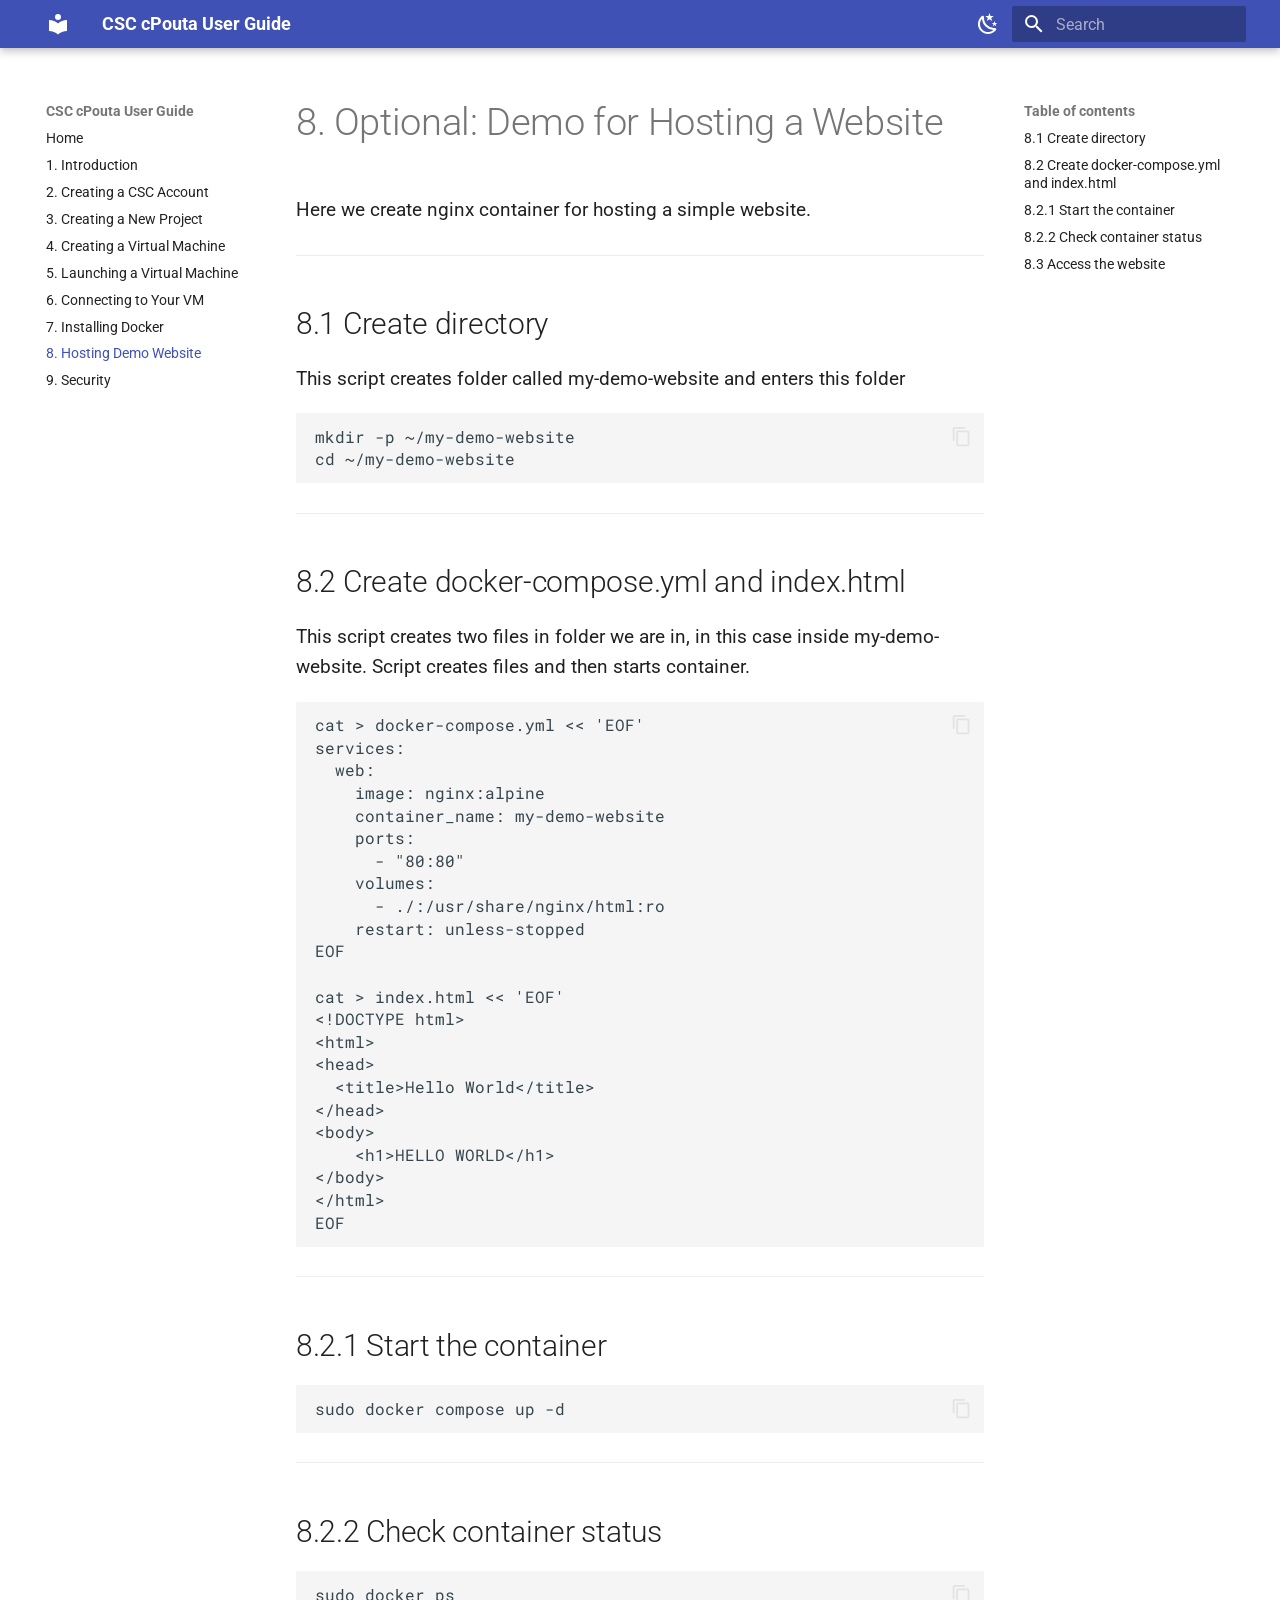
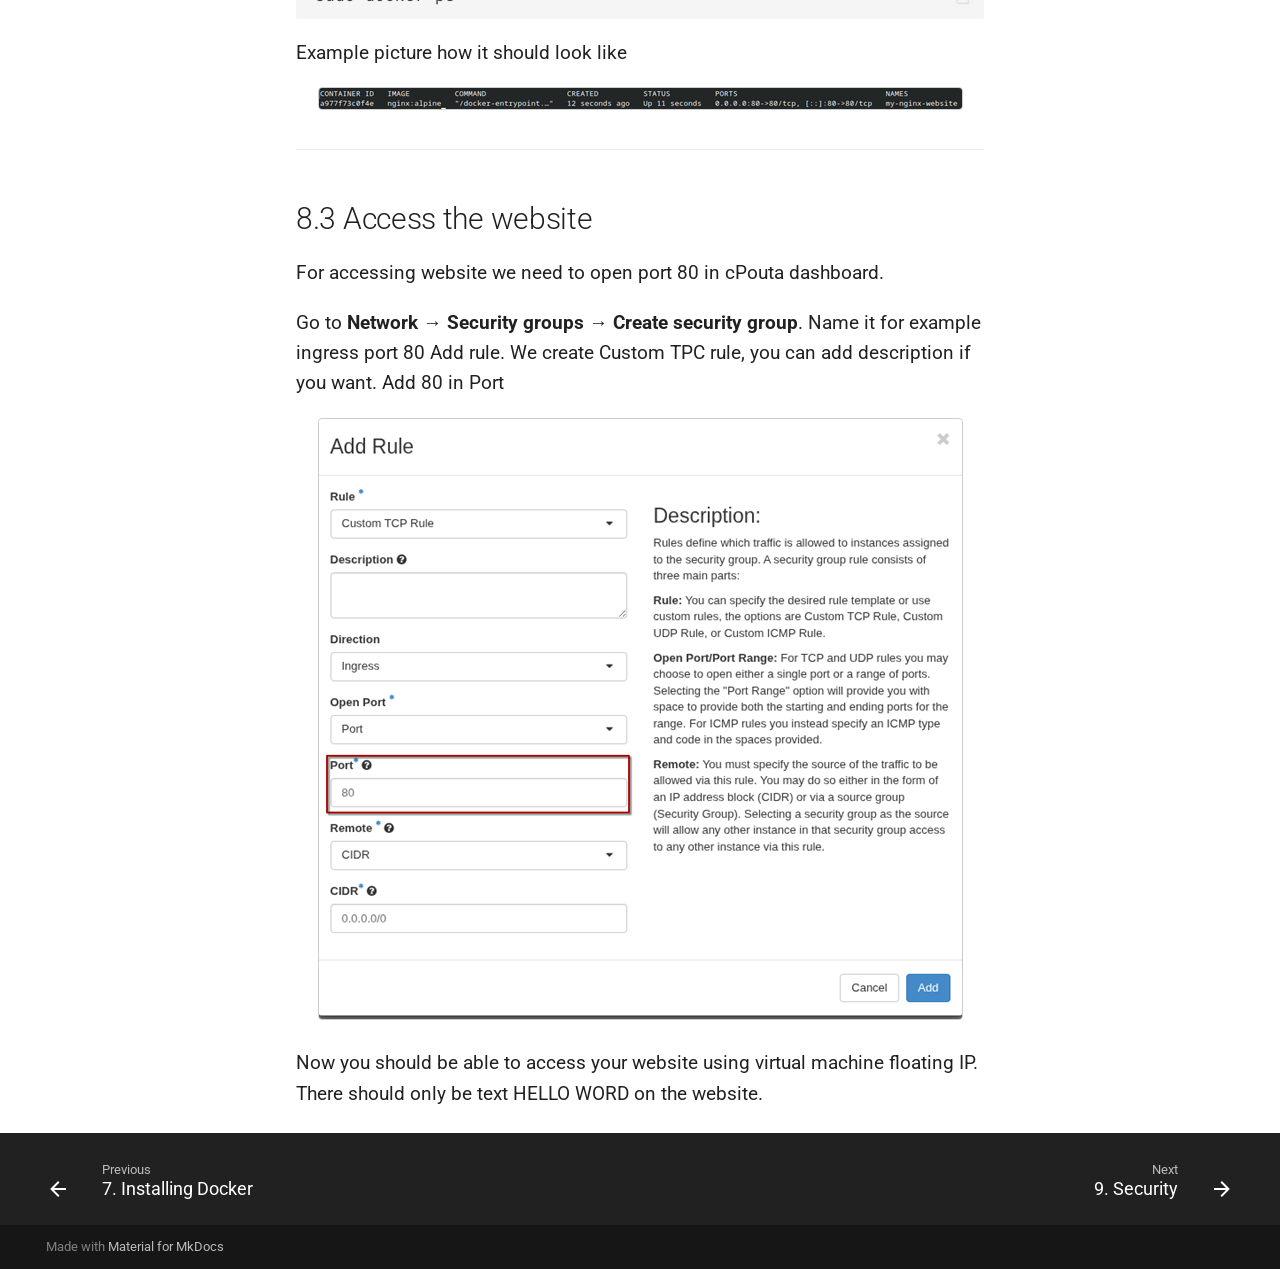
<file: site/8-demo/index.html>
<!doctype html>
<html lang="en" class="no-js">
  <head>
    
      <meta charset="utf-8">
      <meta name="viewport" content="width=device-width,initial-scale=1">
      
      
      
      
        <link rel="prev" href="../7-docker/">
      
      
        <link rel="next" href="../9-security/">
      
      
        
      
      
      <link rel="icon" href="../assets/images/favicon.png">
      <meta name="generator" content="mkdocs-1.6.1, mkdocs-material-9.7.0">
    
    
      
        <title>8. Hosting Demo Website - CSC cPouta User Guide</title>
      
    
    
      <link rel="stylesheet" href="../assets/stylesheets/main.618322db.min.css">
      
        
        <link rel="stylesheet" href="../assets/stylesheets/palette.ab4e12ef.min.css">
      
      


    
    
      
    
    
      
        
        
        <link rel="preconnect" href="https://fonts.gstatic.com" crossorigin>
        <link rel="stylesheet" href="https://fonts.googleapis.com/css?family=Roboto:300,300i,400,400i,700,700i%7CRoboto+Mono:400,400i,700,700i&display=fallback">
        <style>:root{--md-text-font:"Roboto";--md-code-font:"Roboto Mono"}</style>
      
    
    
      <link rel="stylesheet" href="../styles/extra.css">
    
    <script>__md_scope=new URL("..",location),__md_hash=e=>[...e].reduce(((e,_)=>(e<<5)-e+_.charCodeAt(0)),0),__md_get=(e,_=localStorage,t=__md_scope)=>JSON.parse(_.getItem(t.pathname+"."+e)),__md_set=(e,_,t=localStorage,a=__md_scope)=>{try{t.setItem(a.pathname+"."+e,JSON.stringify(_))}catch(e){}}</script>
    
      

    
    
  </head>
  
  
    
    
      
    
    
    
    
    <body dir="ltr" data-md-color-scheme="default" data-md-color-primary="indigo" data-md-color-accent="indigo">
  
    
    <input class="md-toggle" data-md-toggle="drawer" type="checkbox" id="__drawer" autocomplete="off">
    <input class="md-toggle" data-md-toggle="search" type="checkbox" id="__search" autocomplete="off">
    <label class="md-overlay" for="__drawer"></label>
    <div data-md-component="skip">
      
        
        <a href="#8-optional-demo-for-hosting-a-website" class="md-skip">
          Skip to content
        </a>
      
    </div>
    <div data-md-component="announce">
      
    </div>
    
    
      

  

<header class="md-header md-header--shadow" data-md-component="header">
  <nav class="md-header__inner md-grid" aria-label="Header">
    <a href=".." title="CSC cPouta User Guide" class="md-header__button md-logo" aria-label="CSC cPouta User Guide" data-md-component="logo">
      
  
  <svg xmlns="http://www.w3.org/2000/svg" viewBox="0 0 24 24"><path d="M12 8a3 3 0 0 0 3-3 3 3 0 0 0-3-3 3 3 0 0 0-3 3 3 3 0 0 0 3 3m0 3.54C9.64 9.35 6.5 8 3 8v11c3.5 0 6.64 1.35 9 3.54 2.36-2.19 5.5-3.54 9-3.54V8c-3.5 0-6.64 1.35-9 3.54"/></svg>

    </a>
    <label class="md-header__button md-icon" for="__drawer">
      
      <svg xmlns="http://www.w3.org/2000/svg" viewBox="0 0 24 24"><path d="M3 6h18v2H3zm0 5h18v2H3zm0 5h18v2H3z"/></svg>
    </label>
    <div class="md-header__title" data-md-component="header-title">
      <div class="md-header__ellipsis">
        <div class="md-header__topic">
          <span class="md-ellipsis">
            CSC cPouta User Guide
          </span>
        </div>
        <div class="md-header__topic" data-md-component="header-topic">
          <span class="md-ellipsis">
            
              8. Hosting Demo Website
            
          </span>
        </div>
      </div>
    </div>
    
      
        <form class="md-header__option" data-md-component="palette">
  
    
    
    
    <input class="md-option" data-md-color-media="" data-md-color-scheme="default" data-md-color-primary="indigo" data-md-color-accent="indigo"  aria-label="Switch to dark mode"  type="radio" name="__palette" id="__palette_0">
    
      <label class="md-header__button md-icon" title="Switch to dark mode" for="__palette_1" hidden>
        <svg xmlns="http://www.w3.org/2000/svg" viewBox="0 0 24 24"><path d="m17.75 4.09-2.53 1.94.91 3.06-2.63-1.81-2.63 1.81.91-3.06-2.53-1.94L12.44 4l1.06-3 1.06 3zm3.5 6.91-1.64 1.25.59 1.98-1.7-1.17-1.7 1.17.59-1.98L15.75 11l2.06-.05L18.5 9l.69 1.95zm-2.28 4.95c.83-.08 1.72 1.1 1.19 1.85-.32.45-.66.87-1.08 1.27C15.17 23 8.84 23 4.94 19.07c-3.91-3.9-3.91-10.24 0-14.14.4-.4.82-.76 1.27-1.08.75-.53 1.93.36 1.85 1.19-.27 2.86.69 5.83 2.89 8.02a9.96 9.96 0 0 0 8.02 2.89m-1.64 2.02a12.08 12.08 0 0 1-7.8-3.47c-2.17-2.19-3.33-5-3.49-7.82-2.81 3.14-2.7 7.96.31 10.98 3.02 3.01 7.84 3.12 10.98.31"/></svg>
      </label>
    
  
    
    
    
    <input class="md-option" data-md-color-media="" data-md-color-scheme="slate" data-md-color-primary="indigo" data-md-color-accent="indigo"  aria-label="Switch to light mode"  type="radio" name="__palette" id="__palette_1">
    
      <label class="md-header__button md-icon" title="Switch to light mode" for="__palette_0" hidden>
        <svg xmlns="http://www.w3.org/2000/svg" viewBox="0 0 24 24"><path d="M12 7a5 5 0 0 1 5 5 5 5 0 0 1-5 5 5 5 0 0 1-5-5 5 5 0 0 1 5-5m0 2a3 3 0 0 0-3 3 3 3 0 0 0 3 3 3 3 0 0 0 3-3 3 3 0 0 0-3-3m0-7 2.39 3.42C13.65 5.15 12.84 5 12 5s-1.65.15-2.39.42zM3.34 7l4.16-.35A7.2 7.2 0 0 0 5.94 8.5c-.44.74-.69 1.5-.83 2.29zm.02 10 1.76-3.77a7.131 7.131 0 0 0 2.38 4.14zM20.65 7l-1.77 3.79a7.02 7.02 0 0 0-2.38-4.15zm-.01 10-4.14.36c.59-.51 1.12-1.14 1.54-1.86.42-.73.69-1.5.83-2.29zM12 22l-2.41-3.44c.74.27 1.55.44 2.41.44.82 0 1.63-.17 2.37-.44z"/></svg>
      </label>
    
  
</form>
      
    
    
      <script>var palette=__md_get("__palette");if(palette&&palette.color){if("(prefers-color-scheme)"===palette.color.media){var media=matchMedia("(prefers-color-scheme: light)"),input=document.querySelector(media.matches?"[data-md-color-media='(prefers-color-scheme: light)']":"[data-md-color-media='(prefers-color-scheme: dark)']");palette.color.media=input.getAttribute("data-md-color-media"),palette.color.scheme=input.getAttribute("data-md-color-scheme"),palette.color.primary=input.getAttribute("data-md-color-primary"),palette.color.accent=input.getAttribute("data-md-color-accent")}for(var[key,value]of Object.entries(palette.color))document.body.setAttribute("data-md-color-"+key,value)}</script>
    
    
    
      
      
        <label class="md-header__button md-icon" for="__search">
          
          <svg xmlns="http://www.w3.org/2000/svg" viewBox="0 0 24 24"><path d="M9.5 3A6.5 6.5 0 0 1 16 9.5c0 1.61-.59 3.09-1.56 4.23l.27.27h.79l5 5-1.5 1.5-5-5v-.79l-.27-.27A6.52 6.52 0 0 1 9.5 16 6.5 6.5 0 0 1 3 9.5 6.5 6.5 0 0 1 9.5 3m0 2C7 5 5 7 5 9.5S7 14 9.5 14 14 12 14 9.5 12 5 9.5 5"/></svg>
        </label>
        <div class="md-search" data-md-component="search" role="dialog">
  <label class="md-search__overlay" for="__search"></label>
  <div class="md-search__inner" role="search">
    <form class="md-search__form" name="search">
      <input type="text" class="md-search__input" name="query" aria-label="Search" placeholder="Search" autocapitalize="off" autocorrect="off" autocomplete="off" spellcheck="false" data-md-component="search-query" required>
      <label class="md-search__icon md-icon" for="__search">
        
        <svg xmlns="http://www.w3.org/2000/svg" viewBox="0 0 24 24"><path d="M9.5 3A6.5 6.5 0 0 1 16 9.5c0 1.61-.59 3.09-1.56 4.23l.27.27h.79l5 5-1.5 1.5-5-5v-.79l-.27-.27A6.52 6.52 0 0 1 9.5 16 6.5 6.5 0 0 1 3 9.5 6.5 6.5 0 0 1 9.5 3m0 2C7 5 5 7 5 9.5S7 14 9.5 14 14 12 14 9.5 12 5 9.5 5"/></svg>
        
        <svg xmlns="http://www.w3.org/2000/svg" viewBox="0 0 24 24"><path d="M20 11v2H8l5.5 5.5-1.42 1.42L4.16 12l7.92-7.92L13.5 5.5 8 11z"/></svg>
      </label>
      <nav class="md-search__options" aria-label="Search">
        
        <button type="reset" class="md-search__icon md-icon" title="Clear" aria-label="Clear" tabindex="-1">
          
          <svg xmlns="http://www.w3.org/2000/svg" viewBox="0 0 24 24"><path d="M19 6.41 17.59 5 12 10.59 6.41 5 5 6.41 10.59 12 5 17.59 6.41 19 12 13.41 17.59 19 19 17.59 13.41 12z"/></svg>
        </button>
      </nav>
      
        <div class="md-search__suggest" data-md-component="search-suggest"></div>
      
    </form>
    <div class="md-search__output">
      <div class="md-search__scrollwrap" tabindex="0" data-md-scrollfix>
        <div class="md-search-result" data-md-component="search-result">
          <div class="md-search-result__meta">
            Initializing search
          </div>
          <ol class="md-search-result__list" role="presentation"></ol>
        </div>
      </div>
    </div>
  </div>
</div>
      
    
    
  </nav>
  
</header>
    
    <div class="md-container" data-md-component="container">
      
      
        
          
        
      
      <main class="md-main" data-md-component="main">
        <div class="md-main__inner md-grid">
          
            
              
              <div class="md-sidebar md-sidebar--primary" data-md-component="sidebar" data-md-type="navigation" >
                <div class="md-sidebar__scrollwrap">
                  <div class="md-sidebar__inner">
                    



<nav class="md-nav md-nav--primary" aria-label="Navigation" data-md-level="0">
  <label class="md-nav__title" for="__drawer">
    <a href=".." title="CSC cPouta User Guide" class="md-nav__button md-logo" aria-label="CSC cPouta User Guide" data-md-component="logo">
      
  
  <svg xmlns="http://www.w3.org/2000/svg" viewBox="0 0 24 24"><path d="M12 8a3 3 0 0 0 3-3 3 3 0 0 0-3-3 3 3 0 0 0-3 3 3 3 0 0 0 3 3m0 3.54C9.64 9.35 6.5 8 3 8v11c3.5 0 6.64 1.35 9 3.54 2.36-2.19 5.5-3.54 9-3.54V8c-3.5 0-6.64 1.35-9 3.54"/></svg>

    </a>
    CSC cPouta User Guide
  </label>
  
  <ul class="md-nav__list" data-md-scrollfix>
    
      
      
  
  
  
  
    <li class="md-nav__item">
      <a href=".." class="md-nav__link">
        
  
  
  <span class="md-ellipsis">
    
  
    Home
  

    
  </span>
  
  

      </a>
    </li>
  

    
      
      
  
  
  
  
    <li class="md-nav__item">
      <a href="../1-introduction/" class="md-nav__link">
        
  
  
  <span class="md-ellipsis">
    
  
    1. Introduction
  

    
  </span>
  
  

      </a>
    </li>
  

    
      
      
  
  
  
  
    <li class="md-nav__item">
      <a href="../2-account/" class="md-nav__link">
        
  
  
  <span class="md-ellipsis">
    
  
    2. Creating a CSC Account
  

    
  </span>
  
  

      </a>
    </li>
  

    
      
      
  
  
  
  
    <li class="md-nav__item">
      <a href="../3-project/" class="md-nav__link">
        
  
  
  <span class="md-ellipsis">
    
  
    3. Creating a New Project
  

    
  </span>
  
  

      </a>
    </li>
  

    
      
      
  
  
  
  
    <li class="md-nav__item">
      <a href="../4-vm/" class="md-nav__link">
        
  
  
  <span class="md-ellipsis">
    
  
    4. Creating a Virtual Machine
  

    
  </span>
  
  

      </a>
    </li>
  

    
      
      
  
  
  
  
    <li class="md-nav__item">
      <a href="../5-launching/" class="md-nav__link">
        
  
  
  <span class="md-ellipsis">
    
  
    5. Launching a Virtual Machine
  

    
  </span>
  
  

      </a>
    </li>
  

    
      
      
  
  
  
  
    <li class="md-nav__item">
      <a href="../6-connecting/" class="md-nav__link">
        
  
  
  <span class="md-ellipsis">
    
  
    6. Connecting to Your VM
  

    
  </span>
  
  

      </a>
    </li>
  

    
      
      
  
  
  
  
    <li class="md-nav__item">
      <a href="../7-docker/" class="md-nav__link">
        
  
  
  <span class="md-ellipsis">
    
  
    7. Installing Docker
  

    
  </span>
  
  

      </a>
    </li>
  

    
      
      
  
  
    
  
  
  
    <li class="md-nav__item md-nav__item--active">
      
      <input class="md-nav__toggle md-toggle" type="checkbox" id="__toc">
      
      
        
      
      
        <label class="md-nav__link md-nav__link--active" for="__toc">
          
  
  
  <span class="md-ellipsis">
    
  
    8. Hosting Demo Website
  

    
  </span>
  
  

          <span class="md-nav__icon md-icon"></span>
        </label>
      
      <a href="./" class="md-nav__link md-nav__link--active">
        
  
  
  <span class="md-ellipsis">
    
  
    8. Hosting Demo Website
  

    
  </span>
  
  

      </a>
      
        

<nav class="md-nav md-nav--secondary" aria-label="Table of contents">
  
  
  
    
  
  
    <label class="md-nav__title" for="__toc">
      <span class="md-nav__icon md-icon"></span>
      Table of contents
    </label>
    <ul class="md-nav__list" data-md-component="toc" data-md-scrollfix>
      
        <li class="md-nav__item">
  <a href="#81-create-directory" class="md-nav__link">
    <span class="md-ellipsis">
      
        8.1 Create directory
      
    </span>
  </a>
  
</li>
      
        <li class="md-nav__item">
  <a href="#82-create-docker-composeyml-and-indexhtml" class="md-nav__link">
    <span class="md-ellipsis">
      
        8.2 Create docker-compose.yml and index.html
      
    </span>
  </a>
  
</li>
      
        <li class="md-nav__item">
  <a href="#821-start-the-container" class="md-nav__link">
    <span class="md-ellipsis">
      
        8.2.1 Start the container
      
    </span>
  </a>
  
</li>
      
        <li class="md-nav__item">
  <a href="#822-check-container-status" class="md-nav__link">
    <span class="md-ellipsis">
      
        8.2.2 Check container status
      
    </span>
  </a>
  
</li>
      
        <li class="md-nav__item">
  <a href="#83-access-the-website" class="md-nav__link">
    <span class="md-ellipsis">
      
        8.3 Access the website
      
    </span>
  </a>
  
</li>
      
    </ul>
  
</nav>
      
    </li>
  

    
      
      
  
  
  
  
    <li class="md-nav__item">
      <a href="../9-security/" class="md-nav__link">
        
  
  
  <span class="md-ellipsis">
    
  
    9. Security
  

    
  </span>
  
  

      </a>
    </li>
  

    
  </ul>
</nav>
                  </div>
                </div>
              </div>
            
            
              
              <div class="md-sidebar md-sidebar--secondary" data-md-component="sidebar" data-md-type="toc" >
                <div class="md-sidebar__scrollwrap">
                  <div class="md-sidebar__inner">
                    

<nav class="md-nav md-nav--secondary" aria-label="Table of contents">
  
  
  
    
  
  
    <label class="md-nav__title" for="__toc">
      <span class="md-nav__icon md-icon"></span>
      Table of contents
    </label>
    <ul class="md-nav__list" data-md-component="toc" data-md-scrollfix>
      
        <li class="md-nav__item">
  <a href="#81-create-directory" class="md-nav__link">
    <span class="md-ellipsis">
      
        8.1 Create directory
      
    </span>
  </a>
  
</li>
      
        <li class="md-nav__item">
  <a href="#82-create-docker-composeyml-and-indexhtml" class="md-nav__link">
    <span class="md-ellipsis">
      
        8.2 Create docker-compose.yml and index.html
      
    </span>
  </a>
  
</li>
      
        <li class="md-nav__item">
  <a href="#821-start-the-container" class="md-nav__link">
    <span class="md-ellipsis">
      
        8.2.1 Start the container
      
    </span>
  </a>
  
</li>
      
        <li class="md-nav__item">
  <a href="#822-check-container-status" class="md-nav__link">
    <span class="md-ellipsis">
      
        8.2.2 Check container status
      
    </span>
  </a>
  
</li>
      
        <li class="md-nav__item">
  <a href="#83-access-the-website" class="md-nav__link">
    <span class="md-ellipsis">
      
        8.3 Access the website
      
    </span>
  </a>
  
</li>
      
    </ul>
  
</nav>
                  </div>
                </div>
              </div>
            
          
          
            <div class="md-content" data-md-component="content">
              
              <article class="md-content__inner md-typeset">
                
                  



<h1 id="8-optional-demo-for-hosting-a-website">8. Optional: Demo for Hosting a Website<a class="headerlink" href="#8-optional-demo-for-hosting-a-website" title="Permanent link">&para;</a></h1>
<p>Here we create nginx container for hosting a simple website.</p>
<hr />
<h2 id="81-create-directory">8.1 Create directory<a class="headerlink" href="#81-create-directory" title="Permanent link">&para;</a></h2>
<p>This script creates folder called my-demo-website and enters this folder</p>
<div class="codehilite"><pre><span></span><code>mkdir -p ~/my-demo-website
cd ~/my-demo-website
</code></pre></div>

<hr />
<h2 id="82-create-docker-composeyml-and-indexhtml">8.2 Create docker-compose.yml and index.html<a class="headerlink" href="#82-create-docker-composeyml-and-indexhtml" title="Permanent link">&para;</a></h2>
<p>This script creates two files in folder we are in, in this case inside my-demo-website. Script creates files and then starts container.</p>
<div class="codehilite"><pre><span></span><code>cat &gt; docker-compose.yml <span class="err">&lt;&lt;</span> &#39;EOF&#39;
services:
  web:
    image: nginx:alpine
    container_name: my-demo-website
    ports:
      - &quot;80:80&quot;
    volumes:
      - ./:/usr/share/nginx/html:ro
    restart: unless-stopped
EOF

cat &gt; index.html <span class="err">&lt;&lt;</span> &#39;EOF&#39;
<span class="cp">&lt;!DOCTYPE html&gt;</span>
<span class="p">&lt;</span><span class="nt">html</span><span class="p">&gt;</span>
<span class="p">&lt;</span><span class="nt">head</span><span class="p">&gt;</span>
  <span class="p">&lt;</span><span class="nt">title</span><span class="p">&gt;</span>Hello World<span class="p">&lt;/</span><span class="nt">title</span><span class="p">&gt;</span>
<span class="p">&lt;/</span><span class="nt">head</span><span class="p">&gt;</span>
<span class="p">&lt;</span><span class="nt">body</span><span class="p">&gt;</span>
    <span class="p">&lt;</span><span class="nt">h1</span><span class="p">&gt;</span>HELLO WORLD<span class="p">&lt;/</span><span class="nt">h1</span><span class="p">&gt;</span>
<span class="p">&lt;/</span><span class="nt">body</span><span class="p">&gt;</span>
<span class="p">&lt;/</span><span class="nt">html</span><span class="p">&gt;</span>
EOF
</code></pre></div>

<hr />
<h2 id="821-start-the-container">8.2.1 Start the container<a class="headerlink" href="#821-start-the-container" title="Permanent link">&para;</a></h2>
<div class="codehilite"><pre><span></span><code>sudo docker compose up -d
</code></pre></div>

<hr />
<h2 id="822-check-container-status">8.2.2 Check container status<a class="headerlink" href="#822-check-container-status" title="Permanent link">&para;</a></h2>
<div class="codehilite"><pre><span></span><code>sudo docker ps
</code></pre></div>

<p>Example picture how it should look like
       <p align="center">
    <img src="../images/picture26.png" alt="Screenshot of container after sudo docker ps command" class="guide-screenshot" />
    </p></p>
<hr />
<h2 id="83-access-the-website">8.3 Access the website<a class="headerlink" href="#83-access-the-website" title="Permanent link">&para;</a></h2>
<p>For accessing website we need to open port 80 in cPouta dashboard.</p>
<p>Go to <strong>Network → Security groups → Create security group</strong>. Name it for example ingress port 80
Add rule. We create Custom TPC rule, you can add description if you want. Add 80 in Port
       <p align="center">
    <img src="../images/picture27.png" alt="A screenshot of a cPouta add rule dashboard" class="guide-screenshot" />
    </p></p>
<p>Now you should be able to access your website using virtual machine floating IP. There should only be text HELLO WORD on the website.</p>












                
              </article>
            </div>
          
          
<script>var target=document.getElementById(location.hash.slice(1));target&&target.name&&(target.checked=target.name.startsWith("__tabbed_"))</script>
        </div>
        
          <button type="button" class="md-top md-icon" data-md-component="top" hidden>
  
  <svg xmlns="http://www.w3.org/2000/svg" viewBox="0 0 24 24"><path d="M13 20h-2V8l-5.5 5.5-1.42-1.42L12 4.16l7.92 7.92-1.42 1.42L13 8z"/></svg>
  Back to top
</button>
        
      </main>
      
        <footer class="md-footer">
  
    
      
      <nav class="md-footer__inner md-grid" aria-label="Footer" >
        
          
          <a href="../7-docker/" class="md-footer__link md-footer__link--prev" aria-label="Previous: 7. Installing Docker">
            <div class="md-footer__button md-icon">
              
              <svg xmlns="http://www.w3.org/2000/svg" viewBox="0 0 24 24"><path d="M20 11v2H8l5.5 5.5-1.42 1.42L4.16 12l7.92-7.92L13.5 5.5 8 11z"/></svg>
            </div>
            <div class="md-footer__title">
              <span class="md-footer__direction">
                Previous
              </span>
              <div class="md-ellipsis">
                7. Installing Docker
              </div>
            </div>
          </a>
        
        
          
          <a href="../9-security/" class="md-footer__link md-footer__link--next" aria-label="Next: 9. Security">
            <div class="md-footer__title">
              <span class="md-footer__direction">
                Next
              </span>
              <div class="md-ellipsis">
                9. Security
              </div>
            </div>
            <div class="md-footer__button md-icon">
              
              <svg xmlns="http://www.w3.org/2000/svg" viewBox="0 0 24 24"><path d="M4 11v2h12l-5.5 5.5 1.42 1.42L19.84 12l-7.92-7.92L10.5 5.5 16 11z"/></svg>
            </div>
          </a>
        
      </nav>
    
  
  <div class="md-footer-meta md-typeset">
    <div class="md-footer-meta__inner md-grid">
      <div class="md-copyright">
  
  
    Made with
    <a href="https://squidfunk.github.io/mkdocs-material/" target="_blank" rel="noopener">
      Material for MkDocs
    </a>
  
</div>
      
    </div>
  </div>
</footer>
      
    </div>
    <div class="md-dialog" data-md-component="dialog">
      <div class="md-dialog__inner md-typeset"></div>
    </div>
    
    
    
      
      
      <script id="__config" type="application/json">{"annotate": null, "base": "..", "features": ["navigation.indexes", "navigation.expand", "content.code.copy", "navigation.top", "search.suggest", "search.highlight", "navigation.footer"], "search": "../assets/javascripts/workers/search.7a47a382.min.js", "tags": null, "translations": {"clipboard.copied": "Copied to clipboard", "clipboard.copy": "Copy to clipboard", "search.result.more.one": "1 more on this page", "search.result.more.other": "# more on this page", "search.result.none": "No matching documents", "search.result.one": "1 matching document", "search.result.other": "# matching documents", "search.result.placeholder": "Type to start searching", "search.result.term.missing": "Missing", "select.version": "Select version"}, "version": null}</script>
    
    
      <script src="../assets/javascripts/bundle.e71a0d61.min.js"></script>
      
    
  </body>
</html>
</file>
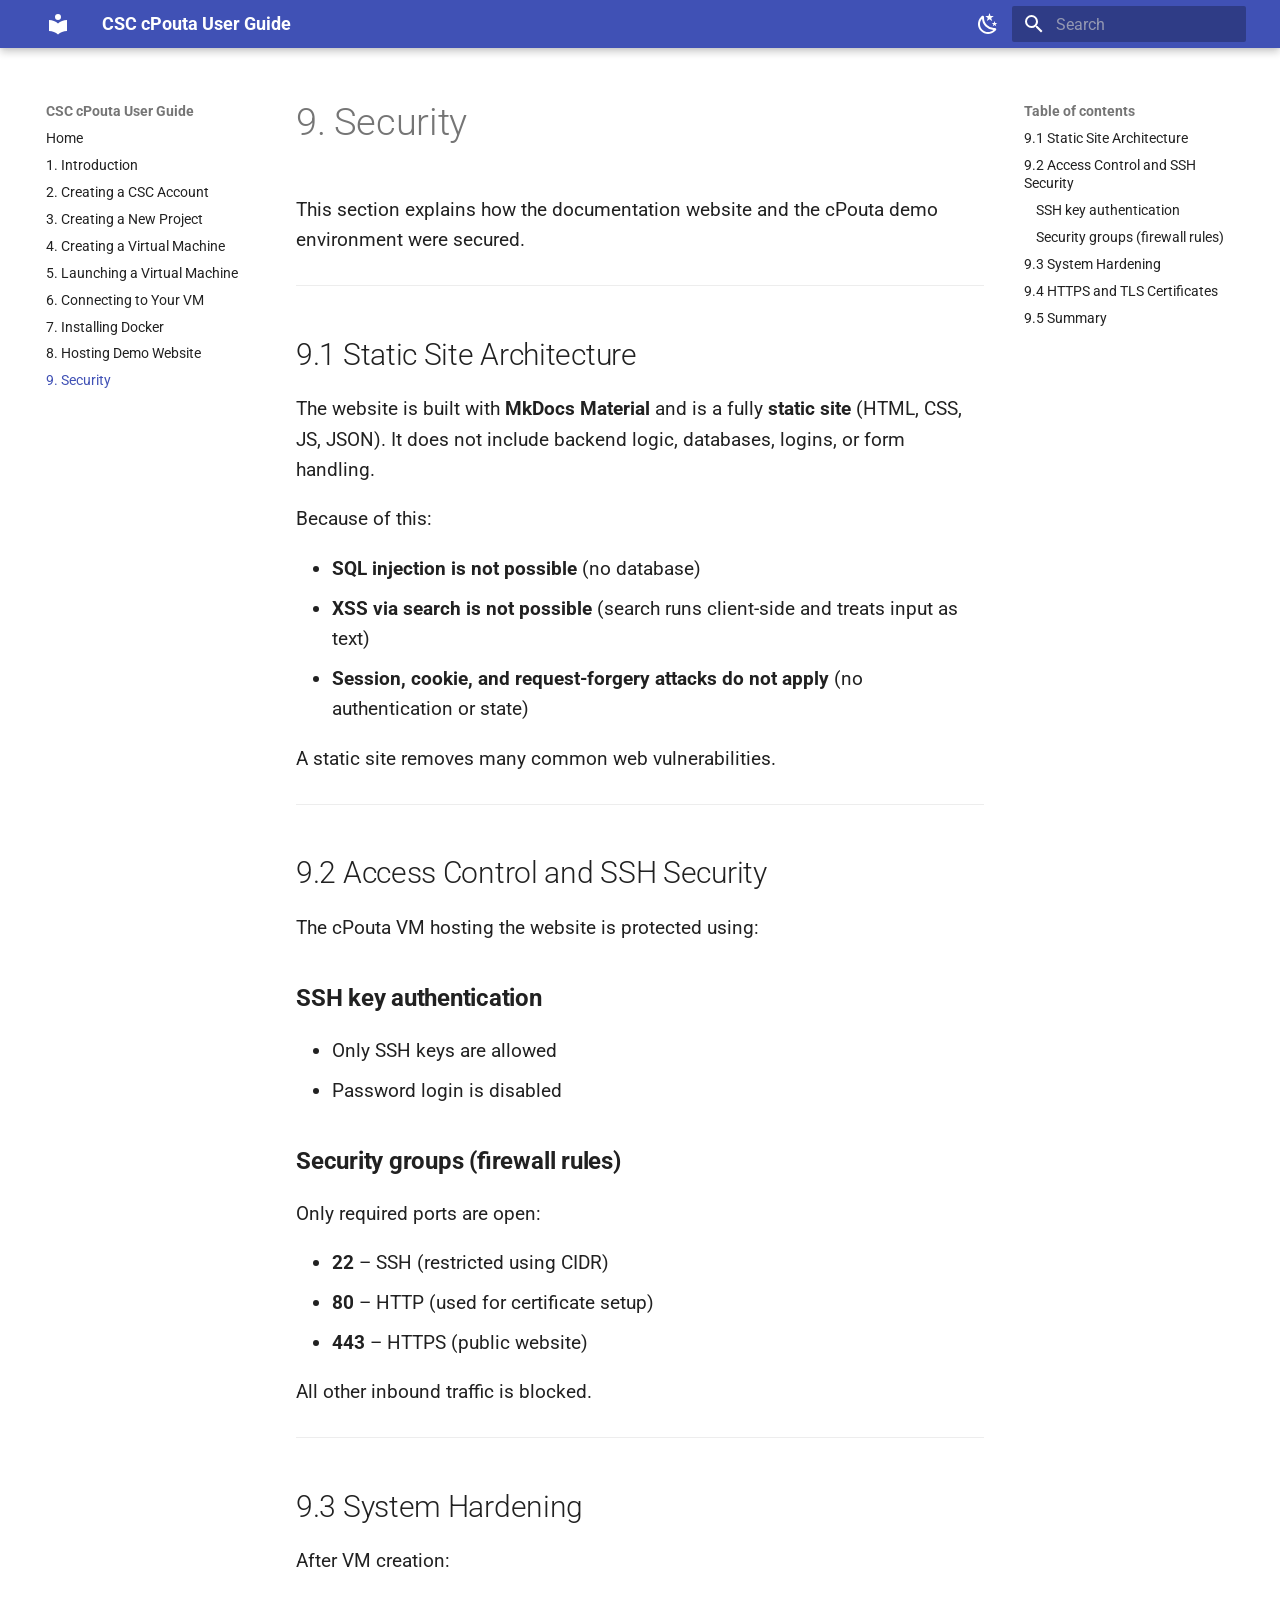
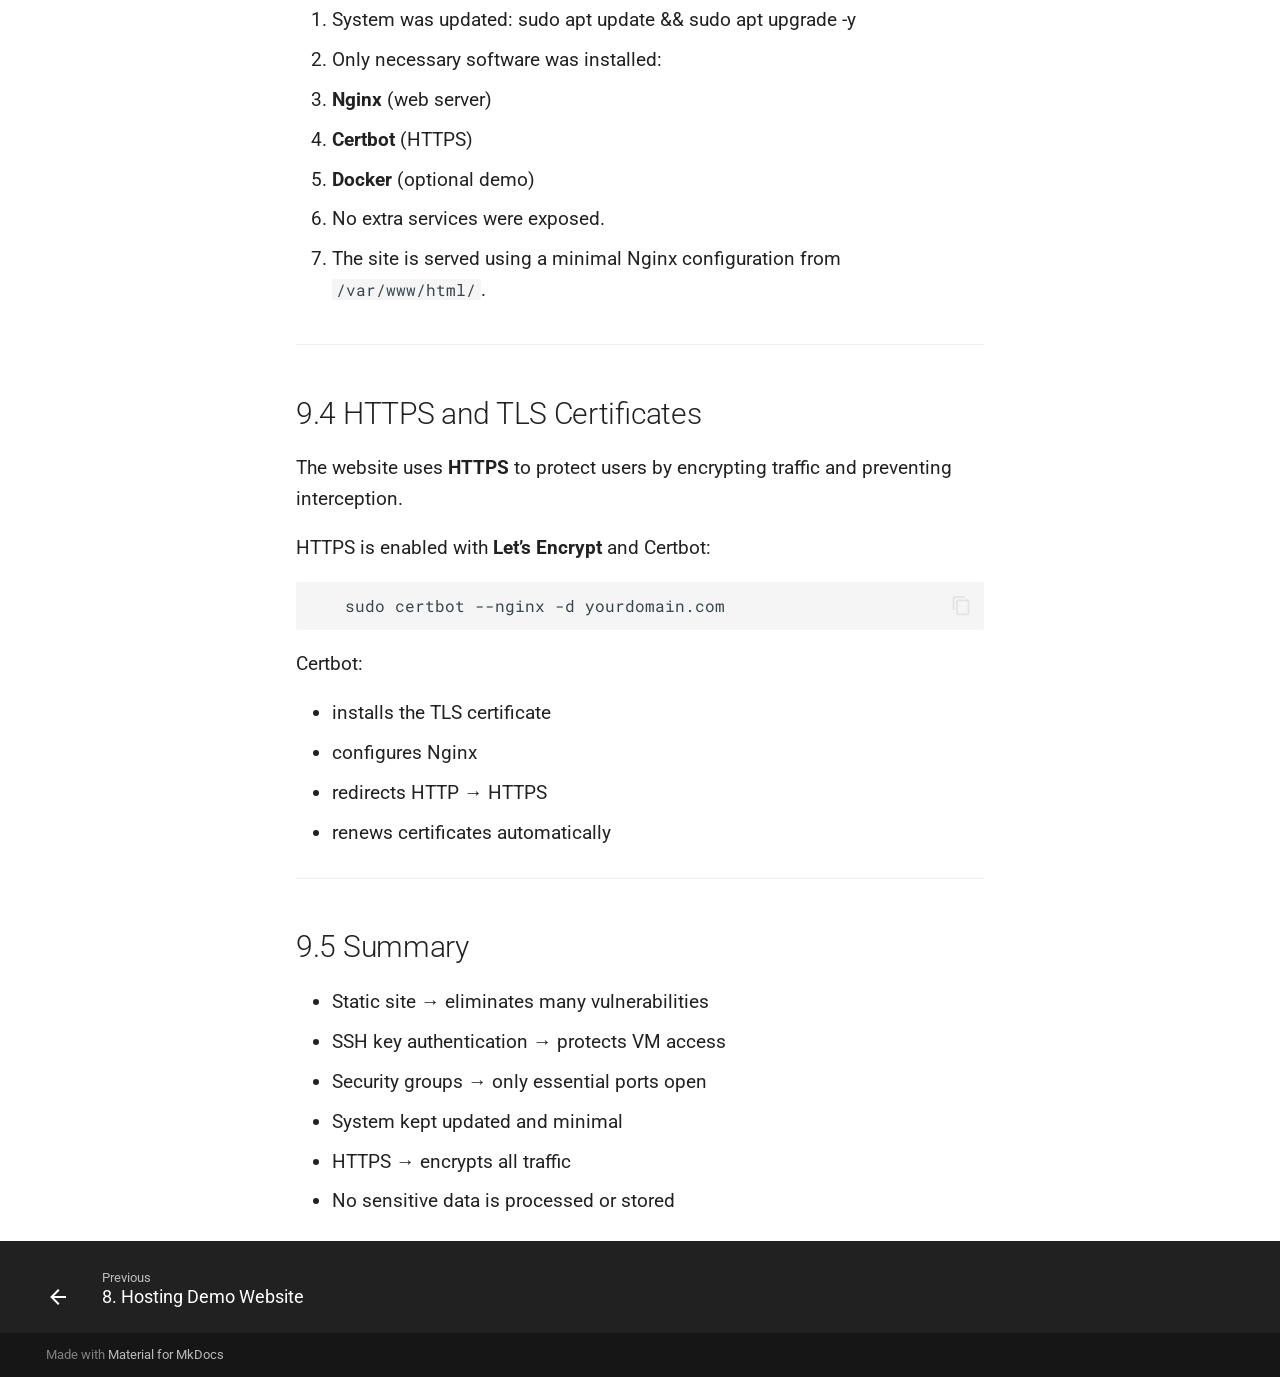
<file: site/9-security/index.html>
<!doctype html>
<html lang="en" class="no-js">
  <head>
    
      <meta charset="utf-8">
      <meta name="viewport" content="width=device-width,initial-scale=1">
      
      
      
      
        <link rel="prev" href="../8-demo/">
      
      
      
        
      
      
      <link rel="icon" href="../assets/images/favicon.png">
      <meta name="generator" content="mkdocs-1.6.1, mkdocs-material-9.7.0">
    
    
      
        <title>9. Security - CSC cPouta User Guide</title>
      
    
    
      <link rel="stylesheet" href="../assets/stylesheets/main.618322db.min.css">
      
        
        <link rel="stylesheet" href="../assets/stylesheets/palette.ab4e12ef.min.css">
      
      


    
    
      
    
    
      
        
        
        <link rel="preconnect" href="https://fonts.gstatic.com" crossorigin>
        <link rel="stylesheet" href="https://fonts.googleapis.com/css?family=Roboto:300,300i,400,400i,700,700i%7CRoboto+Mono:400,400i,700,700i&display=fallback">
        <style>:root{--md-text-font:"Roboto";--md-code-font:"Roboto Mono"}</style>
      
    
    
      <link rel="stylesheet" href="../styles/extra.css">
    
    <script>__md_scope=new URL("..",location),__md_hash=e=>[...e].reduce(((e,_)=>(e<<5)-e+_.charCodeAt(0)),0),__md_get=(e,_=localStorage,t=__md_scope)=>JSON.parse(_.getItem(t.pathname+"."+e)),__md_set=(e,_,t=localStorage,a=__md_scope)=>{try{t.setItem(a.pathname+"."+e,JSON.stringify(_))}catch(e){}}</script>
    
      

    
    
  </head>
  
  
    
    
      
    
    
    
    
    <body dir="ltr" data-md-color-scheme="default" data-md-color-primary="indigo" data-md-color-accent="indigo">
  
    
    <input class="md-toggle" data-md-toggle="drawer" type="checkbox" id="__drawer" autocomplete="off">
    <input class="md-toggle" data-md-toggle="search" type="checkbox" id="__search" autocomplete="off">
    <label class="md-overlay" for="__drawer"></label>
    <div data-md-component="skip">
      
        
        <a href="#9-security" class="md-skip">
          Skip to content
        </a>
      
    </div>
    <div data-md-component="announce">
      
    </div>
    
    
      

  

<header class="md-header md-header--shadow" data-md-component="header">
  <nav class="md-header__inner md-grid" aria-label="Header">
    <a href=".." title="CSC cPouta User Guide" class="md-header__button md-logo" aria-label="CSC cPouta User Guide" data-md-component="logo">
      
  
  <svg xmlns="http://www.w3.org/2000/svg" viewBox="0 0 24 24"><path d="M12 8a3 3 0 0 0 3-3 3 3 0 0 0-3-3 3 3 0 0 0-3 3 3 3 0 0 0 3 3m0 3.54C9.64 9.35 6.5 8 3 8v11c3.5 0 6.64 1.35 9 3.54 2.36-2.19 5.5-3.54 9-3.54V8c-3.5 0-6.64 1.35-9 3.54"/></svg>

    </a>
    <label class="md-header__button md-icon" for="__drawer">
      
      <svg xmlns="http://www.w3.org/2000/svg" viewBox="0 0 24 24"><path d="M3 6h18v2H3zm0 5h18v2H3zm0 5h18v2H3z"/></svg>
    </label>
    <div class="md-header__title" data-md-component="header-title">
      <div class="md-header__ellipsis">
        <div class="md-header__topic">
          <span class="md-ellipsis">
            CSC cPouta User Guide
          </span>
        </div>
        <div class="md-header__topic" data-md-component="header-topic">
          <span class="md-ellipsis">
            
              9. Security
            
          </span>
        </div>
      </div>
    </div>
    
      
        <form class="md-header__option" data-md-component="palette">
  
    
    
    
    <input class="md-option" data-md-color-media="" data-md-color-scheme="default" data-md-color-primary="indigo" data-md-color-accent="indigo"  aria-label="Switch to dark mode"  type="radio" name="__palette" id="__palette_0">
    
      <label class="md-header__button md-icon" title="Switch to dark mode" for="__palette_1" hidden>
        <svg xmlns="http://www.w3.org/2000/svg" viewBox="0 0 24 24"><path d="m17.75 4.09-2.53 1.94.91 3.06-2.63-1.81-2.63 1.81.91-3.06-2.53-1.94L12.44 4l1.06-3 1.06 3zm3.5 6.91-1.64 1.25.59 1.98-1.7-1.17-1.7 1.17.59-1.98L15.75 11l2.06-.05L18.5 9l.69 1.95zm-2.28 4.95c.83-.08 1.72 1.1 1.19 1.85-.32.45-.66.87-1.08 1.27C15.17 23 8.84 23 4.94 19.07c-3.91-3.9-3.91-10.24 0-14.14.4-.4.82-.76 1.27-1.08.75-.53 1.93.36 1.85 1.19-.27 2.86.69 5.83 2.89 8.02a9.96 9.96 0 0 0 8.02 2.89m-1.64 2.02a12.08 12.08 0 0 1-7.8-3.47c-2.17-2.19-3.33-5-3.49-7.82-2.81 3.14-2.7 7.96.31 10.98 3.02 3.01 7.84 3.12 10.98.31"/></svg>
      </label>
    
  
    
    
    
    <input class="md-option" data-md-color-media="" data-md-color-scheme="slate" data-md-color-primary="indigo" data-md-color-accent="indigo"  aria-label="Switch to light mode"  type="radio" name="__palette" id="__palette_1">
    
      <label class="md-header__button md-icon" title="Switch to light mode" for="__palette_0" hidden>
        <svg xmlns="http://www.w3.org/2000/svg" viewBox="0 0 24 24"><path d="M12 7a5 5 0 0 1 5 5 5 5 0 0 1-5 5 5 5 0 0 1-5-5 5 5 0 0 1 5-5m0 2a3 3 0 0 0-3 3 3 3 0 0 0 3 3 3 3 0 0 0 3-3 3 3 0 0 0-3-3m0-7 2.39 3.42C13.65 5.15 12.84 5 12 5s-1.65.15-2.39.42zM3.34 7l4.16-.35A7.2 7.2 0 0 0 5.94 8.5c-.44.74-.69 1.5-.83 2.29zm.02 10 1.76-3.77a7.131 7.131 0 0 0 2.38 4.14zM20.65 7l-1.77 3.79a7.02 7.02 0 0 0-2.38-4.15zm-.01 10-4.14.36c.59-.51 1.12-1.14 1.54-1.86.42-.73.69-1.5.83-2.29zM12 22l-2.41-3.44c.74.27 1.55.44 2.41.44.82 0 1.63-.17 2.37-.44z"/></svg>
      </label>
    
  
</form>
      
    
    
      <script>var palette=__md_get("__palette");if(palette&&palette.color){if("(prefers-color-scheme)"===palette.color.media){var media=matchMedia("(prefers-color-scheme: light)"),input=document.querySelector(media.matches?"[data-md-color-media='(prefers-color-scheme: light)']":"[data-md-color-media='(prefers-color-scheme: dark)']");palette.color.media=input.getAttribute("data-md-color-media"),palette.color.scheme=input.getAttribute("data-md-color-scheme"),palette.color.primary=input.getAttribute("data-md-color-primary"),palette.color.accent=input.getAttribute("data-md-color-accent")}for(var[key,value]of Object.entries(palette.color))document.body.setAttribute("data-md-color-"+key,value)}</script>
    
    
    
      
      
        <label class="md-header__button md-icon" for="__search">
          
          <svg xmlns="http://www.w3.org/2000/svg" viewBox="0 0 24 24"><path d="M9.5 3A6.5 6.5 0 0 1 16 9.5c0 1.61-.59 3.09-1.56 4.23l.27.27h.79l5 5-1.5 1.5-5-5v-.79l-.27-.27A6.52 6.52 0 0 1 9.5 16 6.5 6.5 0 0 1 3 9.5 6.5 6.5 0 0 1 9.5 3m0 2C7 5 5 7 5 9.5S7 14 9.5 14 14 12 14 9.5 12 5 9.5 5"/></svg>
        </label>
        <div class="md-search" data-md-component="search" role="dialog">
  <label class="md-search__overlay" for="__search"></label>
  <div class="md-search__inner" role="search">
    <form class="md-search__form" name="search">
      <input type="text" class="md-search__input" name="query" aria-label="Search" placeholder="Search" autocapitalize="off" autocorrect="off" autocomplete="off" spellcheck="false" data-md-component="search-query" required>
      <label class="md-search__icon md-icon" for="__search">
        
        <svg xmlns="http://www.w3.org/2000/svg" viewBox="0 0 24 24"><path d="M9.5 3A6.5 6.5 0 0 1 16 9.5c0 1.61-.59 3.09-1.56 4.23l.27.27h.79l5 5-1.5 1.5-5-5v-.79l-.27-.27A6.52 6.52 0 0 1 9.5 16 6.5 6.5 0 0 1 3 9.5 6.5 6.5 0 0 1 9.5 3m0 2C7 5 5 7 5 9.5S7 14 9.5 14 14 12 14 9.5 12 5 9.5 5"/></svg>
        
        <svg xmlns="http://www.w3.org/2000/svg" viewBox="0 0 24 24"><path d="M20 11v2H8l5.5 5.5-1.42 1.42L4.16 12l7.92-7.92L13.5 5.5 8 11z"/></svg>
      </label>
      <nav class="md-search__options" aria-label="Search">
        
        <button type="reset" class="md-search__icon md-icon" title="Clear" aria-label="Clear" tabindex="-1">
          
          <svg xmlns="http://www.w3.org/2000/svg" viewBox="0 0 24 24"><path d="M19 6.41 17.59 5 12 10.59 6.41 5 5 6.41 10.59 12 5 17.59 6.41 19 12 13.41 17.59 19 19 17.59 13.41 12z"/></svg>
        </button>
      </nav>
      
        <div class="md-search__suggest" data-md-component="search-suggest"></div>
      
    </form>
    <div class="md-search__output">
      <div class="md-search__scrollwrap" tabindex="0" data-md-scrollfix>
        <div class="md-search-result" data-md-component="search-result">
          <div class="md-search-result__meta">
            Initializing search
          </div>
          <ol class="md-search-result__list" role="presentation"></ol>
        </div>
      </div>
    </div>
  </div>
</div>
      
    
    
  </nav>
  
</header>
    
    <div class="md-container" data-md-component="container">
      
      
        
          
        
      
      <main class="md-main" data-md-component="main">
        <div class="md-main__inner md-grid">
          
            
              
              <div class="md-sidebar md-sidebar--primary" data-md-component="sidebar" data-md-type="navigation" >
                <div class="md-sidebar__scrollwrap">
                  <div class="md-sidebar__inner">
                    



<nav class="md-nav md-nav--primary" aria-label="Navigation" data-md-level="0">
  <label class="md-nav__title" for="__drawer">
    <a href=".." title="CSC cPouta User Guide" class="md-nav__button md-logo" aria-label="CSC cPouta User Guide" data-md-component="logo">
      
  
  <svg xmlns="http://www.w3.org/2000/svg" viewBox="0 0 24 24"><path d="M12 8a3 3 0 0 0 3-3 3 3 0 0 0-3-3 3 3 0 0 0-3 3 3 3 0 0 0 3 3m0 3.54C9.64 9.35 6.5 8 3 8v11c3.5 0 6.64 1.35 9 3.54 2.36-2.19 5.5-3.54 9-3.54V8c-3.5 0-6.64 1.35-9 3.54"/></svg>

    </a>
    CSC cPouta User Guide
  </label>
  
  <ul class="md-nav__list" data-md-scrollfix>
    
      
      
  
  
  
  
    <li class="md-nav__item">
      <a href=".." class="md-nav__link">
        
  
  
  <span class="md-ellipsis">
    
  
    Home
  

    
  </span>
  
  

      </a>
    </li>
  

    
      
      
  
  
  
  
    <li class="md-nav__item">
      <a href="../1-introduction/" class="md-nav__link">
        
  
  
  <span class="md-ellipsis">
    
  
    1. Introduction
  

    
  </span>
  
  

      </a>
    </li>
  

    
      
      
  
  
  
  
    <li class="md-nav__item">
      <a href="../2-account/" class="md-nav__link">
        
  
  
  <span class="md-ellipsis">
    
  
    2. Creating a CSC Account
  

    
  </span>
  
  

      </a>
    </li>
  

    
      
      
  
  
  
  
    <li class="md-nav__item">
      <a href="../3-project/" class="md-nav__link">
        
  
  
  <span class="md-ellipsis">
    
  
    3. Creating a New Project
  

    
  </span>
  
  

      </a>
    </li>
  

    
      
      
  
  
  
  
    <li class="md-nav__item">
      <a href="../4-vm/" class="md-nav__link">
        
  
  
  <span class="md-ellipsis">
    
  
    4. Creating a Virtual Machine
  

    
  </span>
  
  

      </a>
    </li>
  

    
      
      
  
  
  
  
    <li class="md-nav__item">
      <a href="../5-launching/" class="md-nav__link">
        
  
  
  <span class="md-ellipsis">
    
  
    5. Launching a Virtual Machine
  

    
  </span>
  
  

      </a>
    </li>
  

    
      
      
  
  
  
  
    <li class="md-nav__item">
      <a href="../6-connecting/" class="md-nav__link">
        
  
  
  <span class="md-ellipsis">
    
  
    6. Connecting to Your VM
  

    
  </span>
  
  

      </a>
    </li>
  

    
      
      
  
  
  
  
    <li class="md-nav__item">
      <a href="../7-docker/" class="md-nav__link">
        
  
  
  <span class="md-ellipsis">
    
  
    7. Installing Docker
  

    
  </span>
  
  

      </a>
    </li>
  

    
      
      
  
  
  
  
    <li class="md-nav__item">
      <a href="../8-demo/" class="md-nav__link">
        
  
  
  <span class="md-ellipsis">
    
  
    8. Hosting Demo Website
  

    
  </span>
  
  

      </a>
    </li>
  

    
      
      
  
  
    
  
  
  
    <li class="md-nav__item md-nav__item--active">
      
      <input class="md-nav__toggle md-toggle" type="checkbox" id="__toc">
      
      
        
      
      
        <label class="md-nav__link md-nav__link--active" for="__toc">
          
  
  
  <span class="md-ellipsis">
    
  
    9. Security
  

    
  </span>
  
  

          <span class="md-nav__icon md-icon"></span>
        </label>
      
      <a href="./" class="md-nav__link md-nav__link--active">
        
  
  
  <span class="md-ellipsis">
    
  
    9. Security
  

    
  </span>
  
  

      </a>
      
        

<nav class="md-nav md-nav--secondary" aria-label="Table of contents">
  
  
  
    
  
  
    <label class="md-nav__title" for="__toc">
      <span class="md-nav__icon md-icon"></span>
      Table of contents
    </label>
    <ul class="md-nav__list" data-md-component="toc" data-md-scrollfix>
      
        <li class="md-nav__item">
  <a href="#91-static-site-architecture" class="md-nav__link">
    <span class="md-ellipsis">
      
        9.1 Static Site Architecture
      
    </span>
  </a>
  
</li>
      
        <li class="md-nav__item">
  <a href="#92-access-control-and-ssh-security" class="md-nav__link">
    <span class="md-ellipsis">
      
        9.2 Access Control and SSH Security
      
    </span>
  </a>
  
    <nav class="md-nav" aria-label="9.2 Access Control and SSH Security">
      <ul class="md-nav__list">
        
          <li class="md-nav__item">
  <a href="#ssh-key-authentication" class="md-nav__link">
    <span class="md-ellipsis">
      
        SSH key authentication
      
    </span>
  </a>
  
</li>
        
          <li class="md-nav__item">
  <a href="#security-groups-firewall-rules" class="md-nav__link">
    <span class="md-ellipsis">
      
        Security groups (firewall rules)
      
    </span>
  </a>
  
</li>
        
      </ul>
    </nav>
  
</li>
      
        <li class="md-nav__item">
  <a href="#93-system-hardening" class="md-nav__link">
    <span class="md-ellipsis">
      
        9.3 System Hardening
      
    </span>
  </a>
  
</li>
      
        <li class="md-nav__item">
  <a href="#94-https-and-tls-certificates" class="md-nav__link">
    <span class="md-ellipsis">
      
        9.4 HTTPS and TLS Certificates
      
    </span>
  </a>
  
</li>
      
        <li class="md-nav__item">
  <a href="#95-summary" class="md-nav__link">
    <span class="md-ellipsis">
      
        9.5 Summary
      
    </span>
  </a>
  
</li>
      
    </ul>
  
</nav>
      
    </li>
  

    
  </ul>
</nav>
                  </div>
                </div>
              </div>
            
            
              
              <div class="md-sidebar md-sidebar--secondary" data-md-component="sidebar" data-md-type="toc" >
                <div class="md-sidebar__scrollwrap">
                  <div class="md-sidebar__inner">
                    

<nav class="md-nav md-nav--secondary" aria-label="Table of contents">
  
  
  
    
  
  
    <label class="md-nav__title" for="__toc">
      <span class="md-nav__icon md-icon"></span>
      Table of contents
    </label>
    <ul class="md-nav__list" data-md-component="toc" data-md-scrollfix>
      
        <li class="md-nav__item">
  <a href="#91-static-site-architecture" class="md-nav__link">
    <span class="md-ellipsis">
      
        9.1 Static Site Architecture
      
    </span>
  </a>
  
</li>
      
        <li class="md-nav__item">
  <a href="#92-access-control-and-ssh-security" class="md-nav__link">
    <span class="md-ellipsis">
      
        9.2 Access Control and SSH Security
      
    </span>
  </a>
  
    <nav class="md-nav" aria-label="9.2 Access Control and SSH Security">
      <ul class="md-nav__list">
        
          <li class="md-nav__item">
  <a href="#ssh-key-authentication" class="md-nav__link">
    <span class="md-ellipsis">
      
        SSH key authentication
      
    </span>
  </a>
  
</li>
        
          <li class="md-nav__item">
  <a href="#security-groups-firewall-rules" class="md-nav__link">
    <span class="md-ellipsis">
      
        Security groups (firewall rules)
      
    </span>
  </a>
  
</li>
        
      </ul>
    </nav>
  
</li>
      
        <li class="md-nav__item">
  <a href="#93-system-hardening" class="md-nav__link">
    <span class="md-ellipsis">
      
        9.3 System Hardening
      
    </span>
  </a>
  
</li>
      
        <li class="md-nav__item">
  <a href="#94-https-and-tls-certificates" class="md-nav__link">
    <span class="md-ellipsis">
      
        9.4 HTTPS and TLS Certificates
      
    </span>
  </a>
  
</li>
      
        <li class="md-nav__item">
  <a href="#95-summary" class="md-nav__link">
    <span class="md-ellipsis">
      
        9.5 Summary
      
    </span>
  </a>
  
</li>
      
    </ul>
  
</nav>
                  </div>
                </div>
              </div>
            
          
          
            <div class="md-content" data-md-component="content">
              
              <article class="md-content__inner md-typeset">
                
                  



<h1 id="9-security">9. Security<a class="headerlink" href="#9-security" title="Permanent link">&para;</a></h1>
<p>This section explains how the documentation website and the cPouta demo environment were secured.</p>
<hr />
<h2 id="91-static-site-architecture">9.1 Static Site Architecture<a class="headerlink" href="#91-static-site-architecture" title="Permanent link">&para;</a></h2>
<p>The website is built with <strong>MkDocs Material</strong> and is a fully <strong>static site</strong> (HTML, CSS, JS, JSON). It does not include backend logic, databases, logins, or form handling.</p>
<p>Because of this:</p>
<ul>
<li><strong>SQL injection is not possible</strong> (no database)</li>
<li><strong>XSS via search is not possible</strong> (search runs client-side and treats input as text)</li>
<li><strong>Session, cookie, and request-forgery attacks do not apply</strong> (no authentication or state)</li>
</ul>
<p>A static site removes many common web vulnerabilities.</p>
<hr />
<h2 id="92-access-control-and-ssh-security">9.2 Access Control and SSH Security<a class="headerlink" href="#92-access-control-and-ssh-security" title="Permanent link">&para;</a></h2>
<p>The cPouta VM hosting the website is protected using:</p>
<h3 id="ssh-key-authentication"><strong>SSH key authentication</strong><a class="headerlink" href="#ssh-key-authentication" title="Permanent link">&para;</a></h3>
<ul>
<li>Only SSH keys are allowed  </li>
<li>Password login is disabled  </li>
</ul>
<h3 id="security-groups-firewall-rules"><strong>Security groups (firewall rules)</strong><a class="headerlink" href="#security-groups-firewall-rules" title="Permanent link">&para;</a></h3>
<p>Only required ports are open:</p>
<ul>
<li><strong>22</strong> – SSH (restricted using CIDR)  </li>
<li><strong>80</strong> – HTTP (used for certificate setup)  </li>
<li><strong>443</strong> – HTTPS (public website)</li>
</ul>
<p>All other inbound traffic is blocked.</p>
<hr />
<h2 id="93-system-hardening">9.3 System Hardening<a class="headerlink" href="#93-system-hardening" title="Permanent link">&para;</a></h2>
<p>After VM creation:</p>
<ol>
<li>
<p>System was updated:
       sudo apt update &amp;&amp; sudo apt upgrade -y</p>
</li>
<li>
<p>Only necessary software was installed:</p>
</li>
<li><strong>Nginx</strong> (web server)  </li>
<li><strong>Certbot</strong> (HTTPS)  </li>
<li>
<p><strong>Docker</strong> (optional demo)</p>
</li>
<li>
<p>No extra services were exposed.</p>
</li>
<li>
<p>The site is served using a minimal Nginx configuration from <code>/var/www/html/</code>.</p>
</li>
</ol>
<hr />
<h2 id="94-https-and-tls-certificates">9.4 HTTPS and TLS Certificates<a class="headerlink" href="#94-https-and-tls-certificates" title="Permanent link">&para;</a></h2>
<p>The website uses <strong>HTTPS</strong> to protect users by encrypting traffic and preventing interception.</p>
<p>HTTPS is enabled with <strong>Let’s Encrypt</strong> and Certbot:</p>
<div class="codehilite"><pre><span></span><code>   sudo certbot --nginx -d yourdomain.com
</code></pre></div>

<p>Certbot:</p>
<ul>
<li>installs the TLS certificate  </li>
<li>configures Nginx  </li>
<li>redirects HTTP → HTTPS  </li>
<li>renews certificates automatically  </li>
</ul>
<hr />
<h2 id="95-summary">9.5 Summary<a class="headerlink" href="#95-summary" title="Permanent link">&para;</a></h2>
<ul>
<li>Static site → eliminates many vulnerabilities  </li>
<li>SSH key authentication → protects VM access  </li>
<li>Security groups → only essential ports open  </li>
<li>System kept updated and minimal  </li>
<li>HTTPS → encrypts all traffic  </li>
<li>No sensitive data is processed or stored  </li>
</ul>












                
              </article>
            </div>
          
          
<script>var target=document.getElementById(location.hash.slice(1));target&&target.name&&(target.checked=target.name.startsWith("__tabbed_"))</script>
        </div>
        
          <button type="button" class="md-top md-icon" data-md-component="top" hidden>
  
  <svg xmlns="http://www.w3.org/2000/svg" viewBox="0 0 24 24"><path d="M13 20h-2V8l-5.5 5.5-1.42-1.42L12 4.16l7.92 7.92-1.42 1.42L13 8z"/></svg>
  Back to top
</button>
        
      </main>
      
        <footer class="md-footer">
  
    
      
      <nav class="md-footer__inner md-grid" aria-label="Footer" >
        
          
          <a href="../8-demo/" class="md-footer__link md-footer__link--prev" aria-label="Previous: 8. Hosting Demo Website">
            <div class="md-footer__button md-icon">
              
              <svg xmlns="http://www.w3.org/2000/svg" viewBox="0 0 24 24"><path d="M20 11v2H8l5.5 5.5-1.42 1.42L4.16 12l7.92-7.92L13.5 5.5 8 11z"/></svg>
            </div>
            <div class="md-footer__title">
              <span class="md-footer__direction">
                Previous
              </span>
              <div class="md-ellipsis">
                8. Hosting Demo Website
              </div>
            </div>
          </a>
        
        
      </nav>
    
  
  <div class="md-footer-meta md-typeset">
    <div class="md-footer-meta__inner md-grid">
      <div class="md-copyright">
  
  
    Made with
    <a href="https://squidfunk.github.io/mkdocs-material/" target="_blank" rel="noopener">
      Material for MkDocs
    </a>
  
</div>
      
    </div>
  </div>
</footer>
      
    </div>
    <div class="md-dialog" data-md-component="dialog">
      <div class="md-dialog__inner md-typeset"></div>
    </div>
    
    
    
      
      
      <script id="__config" type="application/json">{"annotate": null, "base": "..", "features": ["navigation.indexes", "navigation.expand", "content.code.copy", "navigation.top", "search.suggest", "search.highlight", "navigation.footer"], "search": "../assets/javascripts/workers/search.7a47a382.min.js", "tags": null, "translations": {"clipboard.copied": "Copied to clipboard", "clipboard.copy": "Copy to clipboard", "search.result.more.one": "1 more on this page", "search.result.more.other": "# more on this page", "search.result.none": "No matching documents", "search.result.one": "1 matching document", "search.result.other": "# matching documents", "search.result.placeholder": "Type to start searching", "search.result.term.missing": "Missing", "select.version": "Select version"}, "version": null}</script>
    
    
      <script src="../assets/javascripts/bundle.e71a0d61.min.js"></script>
      
    
  </body>
</html>
</file>
<file: site/styles/extra.css>
/* Main content width */
.md-content {
    max-width: 900px;
}

/* Text size */
.md-typeset {
    font-size: 0.95rem;
}

/* Note boxes */
/* About / note box with theme-aware colors */
.note-box {
    padding: 0.75rem 1rem;
    border-radius: 6px;
    margin: 1rem 0;
    border: 1px solid rgba(0, 0, 0, 0.08);
}

/* Light mode */
[data-md-color-scheme="default"] .note-box {
    background: #f6f8fa;
    color: #24292e;
    border-color: #d0d7de;
}

/* Dark mode */
[data-md-color-scheme="slate"] .note-box {
    background: #262a32;
    color: #e6e6e6;
    border-color: #444b58;
}


/* Warning boxes */
.warning-box {
    padding: 0.75rem 1rem;
    border: 1px solid #f39c12;
    background: #fff7e6;
    border-radius: 6px;
    margin: 1rem 0;
}

/* Screenshot styling */
.guide-screenshot {
    border: 1px solid #ccc;
    border-radius: 4px;
    max-width: 100%;
}

.guide-caption {
    text-align: center;
    color: #666;
    font-size: 0.85rem;
    margin-top: 0.3rem;
}
</file>
<file: site/assets/stylesheets/main.618322db.min.css>
@charset "UTF-8";html{-webkit-text-size-adjust:none;-moz-text-size-adjust:none;text-size-adjust:none;box-sizing:border-box}*,:after,:before{box-sizing:inherit}@media (prefers-reduced-motion){*,:after,:before{transition:none!important}}body{margin:0}a,button,input,label{-webkit-tap-highlight-color:transparent}a{color:inherit;text-decoration:none}hr{border:0;box-sizing:initial;display:block;height:.05rem;overflow:visible;padding:0}small{font-size:80%}sub,sup{line-height:1em}img{border-style:none}table{border-collapse:initial;border-spacing:0}td,th{font-weight:400;vertical-align:top}button{background:#0000;border:0;font-family:inherit;font-size:inherit;margin:0;padding:0}input{border:0;outline:none}:root{--md-primary-fg-color:#4051b5;--md-primary-fg-color--light:#5d6cc0;--md-primary-fg-color--dark:#303fa1;--md-primary-bg-color:#fff;--md-primary-bg-color--light:#ffffffb3;--md-accent-fg-color:#526cfe;--md-accent-fg-color--transparent:#526cfe1a;--md-accent-bg-color:#fff;--md-accent-bg-color--light:#ffffffb3}[data-md-color-scheme=default]{color-scheme:light}[data-md-color-scheme=default] img[src$="#gh-dark-mode-only"],[data-md-color-scheme=default] img[src$="#only-dark"]{display:none}:root,[data-md-color-scheme=default]{--md-hue:225deg;--md-default-fg-color:#000000de;--md-default-fg-color--light:#0000008a;--md-default-fg-color--lighter:#00000052;--md-default-fg-color--lightest:#00000012;--md-default-bg-color:#fff;--md-default-bg-color--light:#ffffffb3;--md-default-bg-color--lighter:#ffffff4d;--md-default-bg-color--lightest:#ffffff1f;--md-code-fg-color:#36464e;--md-code-bg-color:#f5f5f5;--md-code-bg-color--light:#f5f5f5b3;--md-code-bg-color--lighter:#f5f5f54d;--md-code-hl-color:#4287ff;--md-code-hl-color--light:#4287ff1a;--md-code-hl-number-color:#d52a2a;--md-code-hl-special-color:#db1457;--md-code-hl-function-color:#a846b9;--md-code-hl-constant-color:#6e59d9;--md-code-hl-keyword-color:#3f6ec6;--md-code-hl-string-color:#1c7d4d;--md-code-hl-name-color:var(--md-code-fg-color);--md-code-hl-operator-color:var(--md-default-fg-color--light);--md-code-hl-punctuation-color:var(--md-default-fg-color--light);--md-code-hl-comment-color:var(--md-default-fg-color--light);--md-code-hl-generic-color:var(--md-default-fg-color--light);--md-code-hl-variable-color:var(--md-default-fg-color--light);--md-typeset-color:var(--md-default-fg-color);--md-typeset-a-color:var(--md-primary-fg-color);--md-typeset-del-color:#f5503d26;--md-typeset-ins-color:#0bd57026;--md-typeset-kbd-color:#fafafa;--md-typeset-kbd-accent-color:#fff;--md-typeset-kbd-border-color:#b8b8b8;--md-typeset-mark-color:#ffff0080;--md-typeset-table-color:#0000001f;--md-typeset-table-color--light:rgba(0,0,0,.035);--md-admonition-fg-color:var(--md-default-fg-color);--md-admonition-bg-color:var(--md-default-bg-color);--md-warning-fg-color:#000000de;--md-warning-bg-color:#ff9;--md-footer-fg-color:#fff;--md-footer-fg-color--light:#ffffffb3;--md-footer-fg-color--lighter:#ffffff73;--md-footer-bg-color:#000000de;--md-footer-bg-color--dark:#00000052;--md-shadow-z1:0 0.2rem 0.5rem #0000000d,0 0 0.05rem #0000001a;--md-shadow-z2:0 0.2rem 0.5rem #0000001a,0 0 0.05rem #00000040;--md-shadow-z3:0 0.2rem 0.5rem #0003,0 0 0.05rem #00000059}.md-icon svg{fill:currentcolor;display:block;height:1.2rem;width:1.2rem}body{-webkit-font-smoothing:antialiased;-moz-osx-font-smoothing:grayscale;--md-text-font-family:var(--md-text-font,_),-apple-system,BlinkMacSystemFont,Helvetica,Arial,sans-serif;--md-code-font-family:var(--md-code-font,_),SFMono-Regular,Consolas,Menlo,monospace}aside,body,input{font-feature-settings:"kern","liga";color:var(--md-typeset-color);font-family:var(--md-text-font-family)}code,kbd,pre{font-feature-settings:"kern";font-family:var(--md-code-font-family)}:root{--md-typeset-table-sort-icon:url('data:image/svg+xml;charset=utf-8,<svg xmlns="http://www.w3.org/2000/svg" viewBox="0 0 24 24"><path d="m18 21-4-4h3V7h-3l4-4 4 4h-3v10h3M2 19v-2h10v2M2 13v-2h7v2M2 7V5h4v2z"/></svg>');--md-typeset-table-sort-icon--asc:url('data:image/svg+xml;charset=utf-8,<svg xmlns="http://www.w3.org/2000/svg" viewBox="0 0 24 24"><path d="M19 17h3l-4 4-4-4h3V3h2M2 17h10v2H2M6 5v2H2V5m0 6h7v2H2z"/></svg>');--md-typeset-table-sort-icon--desc:url('data:image/svg+xml;charset=utf-8,<svg xmlns="http://www.w3.org/2000/svg" viewBox="0 0 24 24"><path d="M19 7h3l-4-4-4 4h3v14h2M2 17h10v2H2M6 5v2H2V5m0 6h7v2H2z"/></svg>')}.md-typeset{-webkit-print-color-adjust:exact;color-adjust:exact;font-size:.8rem;line-height:1.6;overflow-wrap:break-word}@media print{.md-typeset{font-size:.68rem}}.md-typeset blockquote,.md-typeset dl,.md-typeset figure,.md-typeset ol,.md-typeset pre,.md-typeset ul{margin-bottom:1em;margin-top:1em}.md-typeset h1{color:var(--md-default-fg-color--light);font-size:2em;line-height:1.3;margin:0 0 1.25em}.md-typeset h1,.md-typeset h2{font-weight:300;letter-spacing:-.01em}.md-typeset h2{font-size:1.5625em;line-height:1.4;margin:1.6em 0 .64em}.md-typeset h3{font-size:1.25em;font-weight:400;letter-spacing:-.01em;line-height:1.5;margin:1.6em 0 .8em}.md-typeset h2+h3{margin-top:.8em}.md-typeset h4{font-weight:700;letter-spacing:-.01em;margin:1em 0}.md-typeset h5,.md-typeset h6{color:var(--md-default-fg-color--light);font-size:.8em;font-weight:700;letter-spacing:-.01em;margin:1.25em 0}.md-typeset h5{text-transform:uppercase}.md-typeset h5 code{text-transform:none}.md-typeset hr{border-bottom:.05rem solid var(--md-default-fg-color--lightest);display:flow-root;margin:1.5em 0}.md-typeset a{color:var(--md-typeset-a-color);word-break:break-word}.md-typeset a,.md-typeset a:before{transition:color 125ms}.md-typeset a:focus,.md-typeset a:hover{color:var(--md-accent-fg-color)}.md-typeset a:focus code,.md-typeset a:hover code{background-color:var(--md-accent-fg-color--transparent);color:var(--md-accent-fg-color)}.md-typeset a code{color:var(--md-typeset-a-color)}.md-typeset a.focus-visible{outline-color:var(--md-accent-fg-color);outline-offset:.2rem}.md-typeset code,.md-typeset kbd,.md-typeset pre{color:var(--md-code-fg-color);direction:ltr;font-variant-ligatures:none;transition:background-color 125ms}@media print{.md-typeset code,.md-typeset kbd,.md-typeset pre{white-space:pre-wrap}}.md-typeset code{background-color:var(--md-code-bg-color);border-radius:.1rem;-webkit-box-decoration-break:clone;box-decoration-break:clone;font-size:.85em;padding:0 .2941176471em;transition:color 125ms,background-color 125ms;word-break:break-word}.md-typeset code:not(.focus-visible){-webkit-tap-highlight-color:transparent;outline:none}.md-typeset pre{display:flow-root;line-height:1.4;position:relative}.md-typeset pre>code{-webkit-box-decoration-break:slice;box-decoration-break:slice;box-shadow:none;display:block;margin:0;outline-color:var(--md-accent-fg-color);overflow:auto;padding:.7720588235em 1.1764705882em;scrollbar-color:var(--md-default-fg-color--lighter) #0000;scrollbar-width:thin;touch-action:auto;word-break:normal}.md-typeset pre>code:hover{scrollbar-color:var(--md-accent-fg-color) #0000}.md-typeset pre>code::-webkit-scrollbar{height:.2rem;width:.2rem}.md-typeset pre>code::-webkit-scrollbar-thumb{background-color:var(--md-default-fg-color--lighter)}.md-typeset pre>code::-webkit-scrollbar-thumb:hover{background-color:var(--md-accent-fg-color)}.md-typeset kbd{background-color:var(--md-typeset-kbd-color);border-radius:.1rem;box-shadow:0 .1rem 0 .05rem var(--md-typeset-kbd-border-color),0 .1rem 0 var(--md-typeset-kbd-border-color),0 -.1rem .2rem var(--md-typeset-kbd-accent-color) inset;color:var(--md-default-fg-color);display:inline-block;font-size:.75em;padding:0 .6666666667em;vertical-align:text-top;word-break:break-word}.md-typeset mark{background-color:var(--md-typeset-mark-color);-webkit-box-decoration-break:clone;box-decoration-break:clone;color:inherit;word-break:break-word}.md-typeset abbr{cursor:help;text-decoration:none}.md-typeset [data-preview],.md-typeset abbr{border-bottom:.05rem dotted var(--md-default-fg-color--light)}.md-typeset small{opacity:.75}[dir=ltr] .md-typeset sub,[dir=ltr] .md-typeset sup{margin-left:.078125em}[dir=rtl] .md-typeset sub,[dir=rtl] .md-typeset sup{margin-right:.078125em}[dir=ltr] .md-typeset blockquote{padding-left:.6rem}[dir=rtl] .md-typeset blockquote{padding-right:.6rem}[dir=ltr] .md-typeset blockquote{border-left:.2rem solid var(--md-default-fg-color--lighter)}[dir=rtl] .md-typeset blockquote{border-right:.2rem solid var(--md-default-fg-color--lighter)}.md-typeset blockquote{color:var(--md-default-fg-color--light);margin-left:0;margin-right:0}.md-typeset ul{list-style-type:disc}.md-typeset ul[type]{list-style-type:revert-layer}[dir=ltr] .md-typeset ol,[dir=ltr] .md-typeset ul{margin-left:.625em}[dir=rtl] .md-typeset ol,[dir=rtl] .md-typeset ul{margin-right:.625em}.md-typeset ol,.md-typeset ul{padding:0}.md-typeset ol:not([hidden]),.md-typeset ul:not([hidden]){display:flow-root}.md-typeset ol ol,.md-typeset ul ol{list-style-type:lower-alpha}.md-typeset ol ol ol,.md-typeset ul ol ol{list-style-type:lower-roman}.md-typeset ol ol ol ol,.md-typeset ul ol ol ol{list-style-type:upper-alpha}.md-typeset ol ol ol ol ol,.md-typeset ul ol ol ol ol{list-style-type:upper-roman}.md-typeset ol[type],.md-typeset ul[type]{list-style-type:revert-layer}[dir=ltr] .md-typeset ol li,[dir=ltr] .md-typeset ul li{margin-left:1.25em}[dir=rtl] .md-typeset ol li,[dir=rtl] .md-typeset ul li{margin-right:1.25em}.md-typeset ol li,.md-typeset ul li{margin-bottom:.5em}.md-typeset ol li blockquote,.md-typeset ol li p,.md-typeset ul li blockquote,.md-typeset ul li p{margin:.5em 0}.md-typeset ol li:last-child,.md-typeset ul li:last-child{margin-bottom:0}[dir=ltr] .md-typeset ol li ol,[dir=ltr] .md-typeset ol li ul,[dir=ltr] .md-typeset ul li ol,[dir=ltr] .md-typeset ul li ul{margin-left:.625em}[dir=rtl] .md-typeset ol li ol,[dir=rtl] .md-typeset ol li ul,[dir=rtl] .md-typeset ul li ol,[dir=rtl] .md-typeset ul li ul{margin-right:.625em}.md-typeset ol li ol,.md-typeset ol li ul,.md-typeset ul li ol,.md-typeset ul li ul{margin-bottom:.5em;margin-top:.5em}[dir=ltr] .md-typeset dd{margin-left:1.875em}[dir=rtl] .md-typeset dd{margin-right:1.875em}.md-typeset dd{margin-bottom:1.5em;margin-top:1em}.md-typeset img,.md-typeset svg,.md-typeset video{height:auto;max-width:100%}.md-typeset img[align=left]{margin:1em 1em 1em 0}.md-typeset img[align=right]{margin:1em 0 1em 1em}.md-typeset img[align]:only-child{margin-top:0}.md-typeset figure{display:flow-root;margin:1em auto;max-width:100%;text-align:center;width:fit-content}.md-typeset figure img{display:block;margin:0 auto}.md-typeset figcaption{font-style:italic;margin:1em auto;max-width:24rem}.md-typeset iframe{max-width:100%}.md-typeset table:not([class]){background-color:var(--md-default-bg-color);border:.05rem solid var(--md-typeset-table-color);border-radius:.1rem;display:inline-block;font-size:.64rem;max-width:100%;overflow:auto;touch-action:auto}@media print{.md-typeset table:not([class]){display:table}}.md-typeset table:not([class])+*{margin-top:1.5em}.md-typeset table:not([class]) td>:first-child,.md-typeset table:not([class]) th>:first-child{margin-top:0}.md-typeset table:not([class]) td>:last-child,.md-typeset table:not([class]) th>:last-child{margin-bottom:0}.md-typeset table:not([class]) td:not([align]),.md-typeset table:not([class]) th:not([align]){text-align:left}[dir=rtl] .md-typeset table:not([class]) td:not([align]),[dir=rtl] .md-typeset table:not([class]) th:not([align]){text-align:right}.md-typeset table:not([class]) th{font-weight:700;min-width:5rem;padding:.9375em 1.25em;vertical-align:top}.md-typeset table:not([class]) td{border-top:.05rem solid var(--md-typeset-table-color);padding:.9375em 1.25em;vertical-align:top}.md-typeset table:not([class]) tbody tr{transition:background-color 125ms}.md-typeset table:not([class]) tbody tr:hover{background-color:var(--md-typeset-table-color--light);box-shadow:0 .05rem 0 var(--md-default-bg-color) inset}.md-typeset table:not([class]) a{word-break:normal}.md-typeset table th[role=columnheader]{cursor:pointer}[dir=ltr] .md-typeset table th[role=columnheader]:after{margin-left:.5em}[dir=rtl] .md-typeset table th[role=columnheader]:after{margin-right:.5em}.md-typeset table th[role=columnheader]:after{content:"";display:inline-block;height:1.2em;-webkit-mask-image:var(--md-typeset-table-sort-icon);mask-image:var(--md-typeset-table-sort-icon);-webkit-mask-repeat:no-repeat;mask-repeat:no-repeat;-webkit-mask-size:contain;mask-size:contain;transition:background-color 125ms;vertical-align:text-bottom;width:1.2em}.md-typeset table th[role=columnheader]:hover:after{background-color:var(--md-default-fg-color--lighter)}.md-typeset table th[role=columnheader][aria-sort=ascending]:after{background-color:var(--md-default-fg-color--light);-webkit-mask-image:var(--md-typeset-table-sort-icon--asc);mask-image:var(--md-typeset-table-sort-icon--asc)}.md-typeset table th[role=columnheader][aria-sort=descending]:after{background-color:var(--md-default-fg-color--light);-webkit-mask-image:var(--md-typeset-table-sort-icon--desc);mask-image:var(--md-typeset-table-sort-icon--desc)}.md-typeset__scrollwrap{margin:1em -.8rem;overflow-x:auto;touch-action:auto}.md-typeset__table{display:inline-block;margin-bottom:.5em;padding:0 .8rem}@media print{.md-typeset__table{display:block}}html .md-typeset__table table{display:table;margin:0;overflow:hidden;width:100%}@media screen and (max-width:44.984375em){.md-content__inner>pre{margin:1em -.8rem}.md-content__inner>pre code{border-radius:0}}.md-typeset .md-author{border-radius:100%;display:block;flex-shrink:0;height:1.6rem;overflow:hidden;position:relative;transition:color 125ms,transform 125ms;width:1.6rem}.md-typeset .md-author img{display:block}.md-typeset .md-author--more{background:var(--md-default-fg-color--lightest);color:var(--md-default-fg-color--lighter);font-size:.6rem;font-weight:700;line-height:1.6rem;text-align:center}.md-typeset .md-author--long{height:2.4rem;width:2.4rem}.md-typeset a.md-author{transform:scale(1)}.md-typeset a.md-author img{border-radius:100%;filter:grayscale(100%) opacity(75%);transition:filter 125ms}.md-typeset a.md-author:focus,.md-typeset a.md-author:hover{transform:scale(1.1);z-index:1}.md-typeset a.md-author:focus img,.md-typeset a.md-author:hover img{filter:grayscale(0)}.md-banner{background-color:var(--md-footer-bg-color);color:var(--md-footer-fg-color);overflow:auto}@media print{.md-banner{display:none}}.md-banner--warning{background-color:var(--md-warning-bg-color);color:var(--md-warning-fg-color)}.md-banner__inner{font-size:.7rem;margin:.6rem auto;padding:0 .8rem}[dir=ltr] .md-banner__button{float:right}[dir=rtl] .md-banner__button{float:left}.md-banner__button{color:inherit;cursor:pointer;transition:opacity .25s}.no-js .md-banner__button{display:none}.md-banner__button:hover{opacity:.7}html{font-size:125%;height:100%;overflow-x:hidden}@media screen and (min-width:100em){html{font-size:137.5%}}@media screen and (min-width:125em){html{font-size:150%}}body{background-color:var(--md-default-bg-color);display:flex;flex-direction:column;font-size:.5rem;min-height:100%;position:relative;width:100%}@media print{body{display:block}}@media screen and (max-width:59.984375em){body[data-md-scrolllock]{position:fixed}}.md-grid{margin-left:auto;margin-right:auto;max-width:61rem}.md-container{display:flex;flex-direction:column;flex-grow:1}@media print{.md-container{display:block}}.md-main{flex-grow:1}.md-main__inner{display:flex;height:100%;margin-top:1.5rem}.md-ellipsis{overflow:hidden;text-overflow:ellipsis}.md-toggle{display:none}.md-option{height:0;opacity:0;position:absolute;width:0}.md-option:checked+label:not([hidden]){display:block}.md-option.focus-visible+label{outline-color:var(--md-accent-fg-color);outline-style:auto}.md-skip{background-color:var(--md-default-fg-color);border-radius:.1rem;color:var(--md-default-bg-color);font-size:.64rem;margin:.5rem;opacity:0;outline-color:var(--md-accent-fg-color);padding:.3rem .5rem;position:fixed;transform:translateY(.4rem);z-index:-1}.md-skip:focus{opacity:1;transform:translateY(0);transition:transform .25s cubic-bezier(.4,0,.2,1),opacity 175ms 75ms;z-index:10}@page{margin:25mm}:root{--md-clipboard-icon:url('data:image/svg+xml;charset=utf-8,<svg xmlns="http://www.w3.org/2000/svg" viewBox="0 0 24 24"><path d="M19 21H8V7h11m0-2H8a2 2 0 0 0-2 2v14a2 2 0 0 0 2 2h11a2 2 0 0 0 2-2V7a2 2 0 0 0-2-2m-3-4H4a2 2 0 0 0-2 2v14h2V3h12z"/></svg>')}.md-clipboard{border-radius:.1rem;color:var(--md-default-fg-color--lightest);cursor:pointer;height:1.5em;outline-color:var(--md-accent-fg-color);outline-offset:.1rem;transition:color .25s;width:1.5em;z-index:1}@media print{.md-clipboard{display:none}}.md-clipboard:not(.focus-visible){-webkit-tap-highlight-color:transparent;outline:none}:hover>.md-clipboard{color:var(--md-default-fg-color--light)}.md-clipboard:focus,.md-clipboard:hover{color:var(--md-accent-fg-color)}.md-clipboard:after{background-color:currentcolor;content:"";display:block;height:1.125em;margin:0 auto;-webkit-mask-image:var(--md-clipboard-icon);mask-image:var(--md-clipboard-icon);-webkit-mask-position:center;mask-position:center;-webkit-mask-repeat:no-repeat;mask-repeat:no-repeat;-webkit-mask-size:contain;mask-size:contain;width:1.125em}.md-clipboard--inline{cursor:pointer}.md-clipboard--inline code{transition:color .25s,background-color .25s}.md-clipboard--inline:focus code,.md-clipboard--inline:hover code{background-color:var(--md-accent-fg-color--transparent);color:var(--md-accent-fg-color)}:root{--md-code-select-icon:url('data:image/svg+xml;charset=utf-8,<svg xmlns="http://www.w3.org/2000/svg" viewBox="0 0 24 24"><path d="M19 19h-4v2h4c1.1 0 2-.9 2-2v-4h-2m0-12h-4v2h4v4h2V5c0-1.1-.9-2-2-2M5 5h4V3H5c-1.1 0-2 .9-2 2v4h2m0 6H3v4c0 1.1.9 2 2 2h4v-2H5zm2-4h2v2H7zm4 0h2v2h-2zm4 0h2v2h-2zM7 7h2v2H7zm4 0h2v2h-2zm4 0h2v2h-2zm-8 8h2v2H7zm4 0h2v2h-2zm4 0h2v2h-2z"/></svg>');--md-code-copy-icon:url('data:image/svg+xml;charset=utf-8,<svg xmlns="http://www.w3.org/2000/svg" viewBox="0 0 24 24"><path d="M19 21H8V7h11m0-2H8a2 2 0 0 0-2 2v14a2 2 0 0 0 2 2h11a2 2 0 0 0 2-2V7a2 2 0 0 0-2-2m-3-4H4a2 2 0 0 0-2 2v14h2V3h12z"/></svg>')}.md-typeset .md-code__content{display:grid}.md-code__nav{background-color:var(--md-code-bg-color--lighter);border-radius:.1rem;display:flex;gap:.2rem;padding:.2rem;position:absolute;right:.25em;top:.25em;transition:background-color .25s;z-index:1}:hover>.md-code__nav{background-color:var(--md-code-bg-color--light)}.md-code__button{color:var(--md-default-fg-color--lightest);cursor:pointer;display:block;height:1.5em;outline-color:var(--md-accent-fg-color);outline-offset:.1rem;transition:color .25s;width:1.5em}:hover>*>.md-code__button{color:var(--md-default-fg-color--light)}.md-code__button.focus-visible,.md-code__button:hover{color:var(--md-accent-fg-color)}.md-code__button--active{color:var(--md-default-fg-color)!important}.md-code__button:after{background-color:currentcolor;content:"";display:block;height:1.125em;margin:0 auto;-webkit-mask-position:center;mask-position:center;-webkit-mask-repeat:no-repeat;mask-repeat:no-repeat;-webkit-mask-size:contain;mask-size:contain;width:1.125em}.md-code__button[data-md-type=select]:after{-webkit-mask-image:var(--md-code-select-icon);mask-image:var(--md-code-select-icon)}.md-code__button[data-md-type=copy]:after{-webkit-mask-image:var(--md-code-copy-icon);mask-image:var(--md-code-copy-icon)}@keyframes consent{0%{opacity:0;transform:translateY(100%)}to{opacity:1;transform:translateY(0)}}@keyframes overlay{0%{opacity:0}to{opacity:1}}.md-consent__overlay{animation:overlay .25s both;-webkit-backdrop-filter:blur(.1rem);backdrop-filter:blur(.1rem);background-color:#0000008a;height:100%;opacity:1;position:fixed;top:0;width:100%;z-index:5}.md-consent__inner{animation:consent .5s cubic-bezier(.1,.7,.1,1) both;background-color:var(--md-default-bg-color);border:0;border-radius:.1rem;bottom:0;box-shadow:0 0 .2rem #0000001a,0 .2rem .4rem #0003;max-height:100%;overflow:auto;padding:0;position:fixed;width:100%;z-index:5}.md-consent__form{padding:.8rem}.md-consent__settings{display:none;margin:1em 0}input:checked+.md-consent__settings{display:block}.md-consent__controls{margin-bottom:.8rem}.md-typeset .md-consent__controls .md-button{display:inline}@media screen and (max-width:44.984375em){.md-typeset .md-consent__controls .md-button{display:block;margin-top:.4rem;text-align:center;width:100%}}.md-consent label{cursor:pointer}.md-content{flex-grow:1;min-width:0}.md-content__inner{margin:0 .8rem 1.2rem;padding-top:.6rem}@media screen and (min-width:76.25em){[dir=ltr] .md-sidebar--primary:not([hidden])~.md-content>.md-content__inner{margin-left:1.2rem}[dir=ltr] .md-sidebar--secondary:not([hidden])~.md-content>.md-content__inner,[dir=rtl] .md-sidebar--primary:not([hidden])~.md-content>.md-content__inner{margin-right:1.2rem}[dir=rtl] .md-sidebar--secondary:not([hidden])~.md-content>.md-content__inner{margin-left:1.2rem}}.md-content__inner:before{content:"";display:block;height:.4rem}.md-content__inner>:last-child{margin-bottom:0}[dir=ltr] .md-content__button{float:right}[dir=rtl] .md-content__button{float:left}[dir=ltr] .md-content__button{margin-left:.4rem}[dir=rtl] .md-content__button{margin-right:.4rem}.md-content__button{margin:.4rem 0;padding:0}@media print{.md-content__button{display:none}}.md-typeset .md-content__button{color:var(--md-default-fg-color--lighter)}.md-content__button svg{display:inline;vertical-align:top}[dir=rtl] .md-content__button svg{transform:scaleX(-1)}[dir=ltr] .md-dialog{right:.8rem}[dir=rtl] .md-dialog{left:.8rem}.md-dialog{background-color:var(--md-default-fg-color);border-radius:.1rem;bottom:.8rem;box-shadow:var(--md-shadow-z3);min-width:11.1rem;opacity:0;padding:.4rem .6rem;pointer-events:none;position:fixed;transform:translateY(100%);transition:transform 0ms .4s,opacity .4s;z-index:4}@media print{.md-dialog{display:none}}.md-dialog--active{opacity:1;pointer-events:auto;transform:translateY(0);transition:transform .4s cubic-bezier(.075,.85,.175,1),opacity .4s}.md-dialog__inner{color:var(--md-default-bg-color);font-size:.7rem}.md-feedback{margin:2em 0 1em;text-align:center}.md-feedback fieldset{border:none;margin:0;padding:0}.md-feedback__title{font-weight:700;margin:1em auto}.md-feedback__inner{position:relative}.md-feedback__list{display:flex;flex-wrap:wrap;place-content:baseline center;position:relative}.md-feedback__list:hover .md-icon:not(:disabled){color:var(--md-default-fg-color--lighter)}:disabled .md-feedback__list{min-height:1.8rem}.md-feedback__icon{color:var(--md-default-fg-color--light);cursor:pointer;flex-shrink:0;margin:0 .1rem;transition:color 125ms}.md-feedback__icon:not(:disabled).md-icon:hover{color:var(--md-accent-fg-color)}.md-feedback__icon:disabled{color:var(--md-default-fg-color--lightest);pointer-events:none}.md-feedback__note{opacity:0;position:relative;transform:translateY(.4rem);transition:transform .4s cubic-bezier(.1,.7,.1,1),opacity .15s}.md-feedback__note>*{margin:0 auto;max-width:16rem}:disabled .md-feedback__note{opacity:1;transform:translateY(0)}@media print{.md-feedback{display:none}}.md-footer{background-color:var(--md-footer-bg-color);color:var(--md-footer-fg-color)}@media print{.md-footer{display:none}}.md-footer__inner{justify-content:space-between;overflow:auto;padding:.2rem}.md-footer__inner:not([hidden]){display:flex}.md-footer__link{align-items:end;display:flex;flex-grow:0.01;margin-bottom:.4rem;margin-top:1rem;max-width:100%;outline-color:var(--md-accent-fg-color);overflow:hidden;transition:opacity .25s}.md-footer__link:focus,.md-footer__link:hover{opacity:.7}[dir=rtl] .md-footer__link svg{transform:scaleX(-1)}@media screen and (max-width:44.984375em){.md-footer__link--prev{flex-shrink:0}.md-footer__link--prev .md-footer__title{display:none}}[dir=ltr] .md-footer__link--next{margin-left:auto}[dir=rtl] .md-footer__link--next{margin-right:auto}.md-footer__link--next{text-align:right}[dir=rtl] .md-footer__link--next{text-align:left}.md-footer__title{flex-grow:1;font-size:.9rem;margin-bottom:.7rem;max-width:calc(100% - 2.4rem);padding:0 1rem;white-space:nowrap}.md-footer__button{margin:.2rem;padding:.4rem}.md-footer__direction{font-size:.64rem;opacity:.7}.md-footer-meta{background-color:var(--md-footer-bg-color--dark)}.md-footer-meta__inner{display:flex;flex-wrap:wrap;justify-content:space-between;padding:.2rem}html .md-footer-meta.md-typeset a{color:var(--md-footer-fg-color--light)}html .md-footer-meta.md-typeset a:focus,html .md-footer-meta.md-typeset a:hover{color:var(--md-footer-fg-color)}.md-copyright{color:var(--md-footer-fg-color--lighter);font-size:.64rem;margin:auto .6rem;padding:.4rem 0;width:100%}@media screen and (min-width:45em){.md-copyright{width:auto}}.md-copyright__highlight{color:var(--md-footer-fg-color--light)}.md-social{display:inline-flex;gap:.2rem;margin:0 .4rem;padding:.2rem 0 .6rem}@media screen and (min-width:45em){.md-social{padding:.6rem 0}}.md-social__link{display:inline-block;height:1.6rem;text-align:center;width:1.6rem}.md-social__link:before{line-height:1.9}.md-social__link svg{fill:currentcolor;max-height:.8rem;vertical-align:-25%}.md-typeset .md-button{border:.1rem solid;border-radius:.1rem;color:var(--md-primary-fg-color);cursor:pointer;display:inline-block;font-weight:700;padding:.625em 2em;transition:color 125ms,background-color 125ms,border-color 125ms}.md-typeset .md-button--primary{background-color:var(--md-primary-fg-color);border-color:var(--md-primary-fg-color);color:var(--md-primary-bg-color)}.md-typeset .md-button:focus,.md-typeset .md-button:hover{background-color:var(--md-accent-fg-color);border-color:var(--md-accent-fg-color);color:var(--md-accent-bg-color)}[dir=ltr] .md-typeset .md-input{border-top-left-radius:.1rem}[dir=ltr] .md-typeset .md-input,[dir=rtl] .md-typeset .md-input{border-top-right-radius:.1rem}[dir=rtl] .md-typeset .md-input{border-top-left-radius:.1rem}.md-typeset .md-input{border-bottom:.1rem solid var(--md-default-fg-color--lighter);box-shadow:var(--md-shadow-z1);font-size:.8rem;height:1.8rem;padding:0 .6rem;transition:border .25s,box-shadow .25s}.md-typeset .md-input:focus,.md-typeset .md-input:hover{border-bottom-color:var(--md-accent-fg-color);box-shadow:var(--md-shadow-z2)}.md-typeset .md-input--stretch{width:100%}.md-header{background-color:var(--md-primary-fg-color);box-shadow:0 0 .2rem #0000,0 .2rem .4rem #0000;color:var(--md-primary-bg-color);display:block;left:0;position:sticky;right:0;top:0;z-index:4}@media print{.md-header{display:none}}.md-header[hidden]{transform:translateY(-100%);transition:transform .25s cubic-bezier(.8,0,.6,1),box-shadow .25s}.md-header--shadow{box-shadow:0 0 .2rem #0000001a,0 .2rem .4rem #0003;transition:transform .25s cubic-bezier(.1,.7,.1,1),box-shadow .25s}.md-header__inner{align-items:center;display:flex;padding:0 .2rem}.md-header__button{color:currentcolor;cursor:pointer;margin:.2rem;outline-color:var(--md-accent-fg-color);padding:.4rem;position:relative;transition:opacity .25s;vertical-align:middle;z-index:1}.md-header__button:hover{opacity:.7}.md-header__button:not([hidden]){display:inline-block}.md-header__button:not(.focus-visible){-webkit-tap-highlight-color:transparent;outline:none}.md-header__button.md-logo{margin:.2rem;padding:.4rem}@media screen and (max-width:76.234375em){.md-header__button.md-logo{display:none}}.md-header__button.md-logo img,.md-header__button.md-logo svg{fill:currentcolor;display:block;height:1.2rem;width:auto}@media screen and (min-width:60em){.md-header__button[for=__search]{display:none}}.no-js .md-header__button[for=__search]{display:none}[dir=rtl] .md-header__button[for=__search] svg{transform:scaleX(-1)}@media screen and (min-width:76.25em){.md-header__button[for=__drawer]{display:none}}.md-header__topic{display:flex;max-width:100%;position:absolute;transition:transform .4s cubic-bezier(.1,.7,.1,1),opacity .15s;white-space:nowrap}.md-header__topic+.md-header__topic{opacity:0;pointer-events:none;transform:translateX(1.25rem);transition:transform .4s cubic-bezier(1,.7,.1,.1),opacity .15s;z-index:-1}[dir=rtl] .md-header__topic+.md-header__topic{transform:translateX(-1.25rem)}.md-header__topic:first-child{font-weight:700}[dir=ltr] .md-header__title{margin-left:1rem;margin-right:.4rem}[dir=rtl] .md-header__title{margin-left:.4rem;margin-right:1rem}.md-header__title{flex-grow:1;font-size:.9rem;height:2.4rem;line-height:2.4rem}.md-header__title--active .md-header__topic{opacity:0;pointer-events:none;transform:translateX(-1.25rem);transition:transform .4s cubic-bezier(1,.7,.1,.1),opacity .15s;z-index:-1}[dir=rtl] .md-header__title--active .md-header__topic{transform:translateX(1.25rem)}.md-header__title--active .md-header__topic+.md-header__topic{opacity:1;pointer-events:auto;transform:translateX(0);transition:transform .4s cubic-bezier(.1,.7,.1,1),opacity .15s;z-index:0}.md-header__title>.md-header__ellipsis{height:100%;position:relative;width:100%}.md-header__option{display:flex;flex-shrink:0;max-width:100%;transition:max-width 0ms .25s,opacity .25s .25s;white-space:nowrap}[data-md-toggle=search]:checked~.md-header .md-header__option{max-width:0;opacity:0;transition:max-width 0ms,opacity 0ms}.md-header__option>input{bottom:0}.md-header__source{display:none}@media screen and (min-width:60em){[dir=ltr] .md-header__source{margin-left:1rem}[dir=rtl] .md-header__source{margin-right:1rem}.md-header__source{display:block;max-width:11.7rem;width:11.7rem}}@media screen and (min-width:76.25em){[dir=ltr] .md-header__source{margin-left:1.4rem}[dir=rtl] .md-header__source{margin-right:1.4rem}}.md-meta{color:var(--md-default-fg-color--light);font-size:.7rem;line-height:1.3}.md-meta__list{display:inline-flex;flex-wrap:wrap;list-style:none;margin:0;padding:0}.md-meta__item:not(:last-child):after{content:"·";margin-left:.2rem;margin-right:.2rem}.md-meta__link{color:var(--md-typeset-a-color)}.md-meta__link:focus,.md-meta__link:hover{color:var(--md-accent-fg-color)}.md-draft{background-color:#ff1744;border-radius:.125em;color:#fff;display:inline-block;font-weight:700;padding-left:.5714285714em;padding-right:.5714285714em}:root{--md-nav-icon--prev:url('data:image/svg+xml;charset=utf-8,<svg xmlns="http://www.w3.org/2000/svg" viewBox="0 0 24 24"><path d="M20 11v2H8l5.5 5.5-1.42 1.42L4.16 12l7.92-7.92L13.5 5.5 8 11z"/></svg>');--md-nav-icon--next:url('data:image/svg+xml;charset=utf-8,<svg xmlns="http://www.w3.org/2000/svg" viewBox="0 0 24 24"><path d="M8.59 16.58 13.17 12 8.59 7.41 10 6l6 6-6 6z"/></svg>');--md-toc-icon:url('data:image/svg+xml;charset=utf-8,<svg xmlns="http://www.w3.org/2000/svg" viewBox="0 0 24 24"><path d="M3 9h14V7H3zm0 4h14v-2H3zm0 4h14v-2H3zm16 0h2v-2h-2zm0-10v2h2V7zm0 6h2v-2h-2z"/></svg>')}.md-nav{font-size:.7rem;line-height:1.3}.md-nav__title{color:var(--md-default-fg-color--light);display:block;font-weight:700;overflow:hidden;padding:0 .6rem;text-overflow:ellipsis}.md-nav__title .md-nav__button{display:none}.md-nav__title .md-nav__button img{height:100%;width:auto}.md-nav__title .md-nav__button.md-logo img,.md-nav__title .md-nav__button.md-logo svg{fill:currentcolor;display:block;height:2.4rem;max-width:100%;object-fit:contain;width:auto}.md-nav__list{list-style:none;margin:0;padding:0}.md-nav__link{align-items:flex-start;display:flex;gap:.4rem;margin-top:.625em;scroll-snap-align:start;transition:color 125ms}.md-nav__link--passed,.md-nav__link--passed code{color:var(--md-default-fg-color--light)}.md-nav__item .md-nav__link--active,.md-nav__item .md-nav__link--active code{color:var(--md-typeset-a-color)}.md-nav__link .md-ellipsis{position:relative}.md-nav__link .md-ellipsis code{word-break:normal}[dir=ltr] .md-nav__link .md-icon:last-child{margin-left:auto}[dir=rtl] .md-nav__link .md-icon:last-child{margin-right:auto}.md-nav__link .md-typeset{font-size:.7rem;line-height:1.3}.md-nav__link svg{fill:currentcolor;flex-shrink:0;height:1.3em;position:relative}.md-nav__link[for]:focus,.md-nav__link[for]:hover,.md-nav__link[href]:focus,.md-nav__link[href]:hover{color:var(--md-accent-fg-color);cursor:pointer}.md-nav__link[for]:focus code,.md-nav__link[for]:hover code,.md-nav__link[href]:focus code,.md-nav__link[href]:hover code{background-color:var(--md-accent-fg-color--transparent);color:var(--md-accent-fg-color)}.md-nav__link.focus-visible{outline-color:var(--md-accent-fg-color);outline-offset:.2rem}.md-nav--primary .md-nav__link[for=__toc]{display:none}.md-nav--primary .md-nav__link[for=__toc] .md-icon:after{background-color:currentcolor;display:block;height:100%;-webkit-mask-image:var(--md-toc-icon);mask-image:var(--md-toc-icon);width:100%}.md-nav--primary .md-nav__link[for=__toc]~.md-nav{display:none}.md-nav__container>.md-nav__link{margin-top:0}.md-nav__container>.md-nav__link:first-child{flex-grow:1;min-width:0}.md-nav__icon{flex-shrink:0}.md-nav__source{display:none}@media screen and (max-width:76.234375em){.md-nav--primary,.md-nav--primary .md-nav{background-color:var(--md-default-bg-color);display:flex;flex-direction:column;height:100%;left:0;position:absolute;right:0;top:0;z-index:1}.md-nav--primary .md-nav__item,.md-nav--primary .md-nav__title{font-size:.8rem;line-height:1.5}.md-nav--primary .md-nav__title{background-color:var(--md-default-fg-color--lightest);color:var(--md-default-fg-color--light);cursor:pointer;height:5.6rem;line-height:2.4rem;padding:3rem .8rem .2rem;position:relative;white-space:nowrap}[dir=ltr] .md-nav--primary .md-nav__title .md-nav__icon{left:.4rem}[dir=rtl] .md-nav--primary .md-nav__title .md-nav__icon{right:.4rem}.md-nav--primary .md-nav__title .md-nav__icon{display:block;height:1.2rem;margin:.2rem;position:absolute;top:.4rem;width:1.2rem}.md-nav--primary .md-nav__title .md-nav__icon:after{background-color:currentcolor;content:"";display:block;height:100%;-webkit-mask-image:var(--md-nav-icon--prev);mask-image:var(--md-nav-icon--prev);-webkit-mask-position:center;mask-position:center;-webkit-mask-repeat:no-repeat;mask-repeat:no-repeat;-webkit-mask-size:contain;mask-size:contain;width:100%}.md-nav--primary .md-nav__title~.md-nav__list{background-color:var(--md-default-bg-color);box-shadow:0 .05rem 0 var(--md-default-fg-color--lightest) inset;overflow-y:auto;scroll-snap-type:y mandatory;touch-action:pan-y}.md-nav--primary .md-nav__title~.md-nav__list>:first-child{border-top:0}.md-nav--primary .md-nav__title[for=__drawer]{background-color:var(--md-primary-fg-color);color:var(--md-primary-bg-color);font-weight:700}.md-nav--primary .md-nav__title .md-logo{display:block;left:.2rem;margin:.2rem;padding:.4rem;position:absolute;right:.2rem;top:.2rem}.md-nav--primary .md-nav__list{flex:1}.md-nav--primary .md-nav__item{border-top:.05rem solid var(--md-default-fg-color--lightest)}.md-nav--primary .md-nav__item--active>.md-nav__link{color:var(--md-typeset-a-color)}.md-nav--primary .md-nav__item--active>.md-nav__link:focus,.md-nav--primary .md-nav__item--active>.md-nav__link:hover{color:var(--md-accent-fg-color)}.md-nav--primary .md-nav__link{margin-top:0;padding:.6rem .8rem}.md-nav--primary .md-nav__link svg{margin-top:.1em}.md-nav--primary .md-nav__link>.md-nav__link{padding:0}[dir=ltr] .md-nav--primary .md-nav__link .md-nav__icon{margin-right:-.2rem}[dir=rtl] .md-nav--primary .md-nav__link .md-nav__icon{margin-left:-.2rem}.md-nav--primary .md-nav__link .md-nav__icon{font-size:1.2rem;height:1.2rem;width:1.2rem}.md-nav--primary .md-nav__link .md-nav__icon:after{background-color:currentcolor;content:"";display:block;height:100%;-webkit-mask-image:var(--md-nav-icon--next);mask-image:var(--md-nav-icon--next);-webkit-mask-position:center;mask-position:center;-webkit-mask-repeat:no-repeat;mask-repeat:no-repeat;-webkit-mask-size:contain;mask-size:contain;width:100%}[dir=rtl] .md-nav--primary .md-nav__icon:after{transform:scale(-1)}.md-nav--primary .md-nav--secondary .md-nav{background-color:initial;position:static}[dir=ltr] .md-nav--primary .md-nav--secondary .md-nav .md-nav__link{padding-left:1.4rem}[dir=rtl] .md-nav--primary .md-nav--secondary .md-nav .md-nav__link{padding-right:1.4rem}[dir=ltr] .md-nav--primary .md-nav--secondary .md-nav .md-nav .md-nav__link{padding-left:2rem}[dir=rtl] .md-nav--primary .md-nav--secondary .md-nav .md-nav .md-nav__link{padding-right:2rem}[dir=ltr] .md-nav--primary .md-nav--secondary .md-nav .md-nav .md-nav .md-nav__link{padding-left:2.6rem}[dir=rtl] .md-nav--primary .md-nav--secondary .md-nav .md-nav .md-nav .md-nav__link{padding-right:2.6rem}[dir=ltr] .md-nav--primary .md-nav--secondary .md-nav .md-nav .md-nav .md-nav .md-nav__link{padding-left:3.2rem}[dir=rtl] .md-nav--primary .md-nav--secondary .md-nav .md-nav .md-nav .md-nav .md-nav__link{padding-right:3.2rem}.md-nav--secondary{background-color:initial}.md-nav__toggle~.md-nav{display:flex;opacity:0;transform:translateX(100%);transition:transform .25s cubic-bezier(.8,0,.6,1),opacity 125ms 50ms}[dir=rtl] .md-nav__toggle~.md-nav{transform:translateX(-100%)}.md-nav__toggle:checked~.md-nav{opacity:1;transform:translateX(0);transition:transform .25s cubic-bezier(.4,0,.2,1),opacity 125ms 125ms}.md-nav__toggle:checked~.md-nav>.md-nav__list{-webkit-backface-visibility:hidden;backface-visibility:hidden}}@media screen and (max-width:59.984375em){.md-nav--primary .md-nav__link[for=__toc]{display:flex}.md-nav--primary .md-nav__link[for=__toc] .md-icon:after{content:""}.md-nav--primary .md-nav__link[for=__toc]+.md-nav__link{display:none}.md-nav--primary .md-nav__link[for=__toc]~.md-nav{display:flex}.md-nav__source{background-color:var(--md-primary-fg-color--dark);color:var(--md-primary-bg-color);display:block;padding:0 .2rem}}@media screen and (min-width:60em) and (max-width:76.234375em){.md-nav--integrated .md-nav__link[for=__toc]{display:flex}.md-nav--integrated .md-nav__link[for=__toc] .md-icon:after{content:""}.md-nav--integrated .md-nav__link[for=__toc]+.md-nav__link{display:none}.md-nav--integrated .md-nav__link[for=__toc]~.md-nav{display:flex}}@media screen and (min-width:60em){.md-nav{margin-bottom:-.4rem}.md-nav--secondary .md-nav__title{background:var(--md-default-bg-color);box-shadow:0 0 .4rem .4rem var(--md-default-bg-color);position:sticky;top:0;z-index:1}.md-nav--secondary .md-nav__title[for=__toc]{scroll-snap-align:start}.md-nav--secondary .md-nav__title .md-nav__icon{display:none}[dir=ltr] .md-nav--secondary .md-nav__list{padding-left:.6rem}[dir=rtl] .md-nav--secondary .md-nav__list{padding-right:.6rem}.md-nav--secondary .md-nav__list{padding-bottom:.4rem}[dir=ltr] .md-nav--secondary .md-nav__item>.md-nav__link{margin-right:.4rem}[dir=rtl] .md-nav--secondary .md-nav__item>.md-nav__link{margin-left:.4rem}}@media screen and (min-width:76.25em){.md-nav{margin-bottom:-.4rem;transition:max-height .25s cubic-bezier(.86,0,.07,1)}.md-nav--primary .md-nav__title{background:var(--md-default-bg-color);box-shadow:0 0 .4rem .4rem var(--md-default-bg-color);position:sticky;top:0;z-index:1}.md-nav--primary .md-nav__title[for=__drawer]{scroll-snap-align:start}.md-nav--primary .md-nav__title .md-nav__icon{display:none}[dir=ltr] .md-nav--primary .md-nav__list{padding-left:.6rem}[dir=rtl] .md-nav--primary .md-nav__list{padding-right:.6rem}.md-nav--primary .md-nav__list{padding-bottom:.4rem}[dir=ltr] .md-nav--primary .md-nav__item>.md-nav__link{margin-right:.4rem}[dir=rtl] .md-nav--primary .md-nav__item>.md-nav__link{margin-left:.4rem}.md-nav__toggle~.md-nav{display:grid;grid-template-rows:minmax(.4rem,0fr);opacity:0;transition:grid-template-rows .25s cubic-bezier(.86,0,.07,1),opacity .25s,visibility 0ms .25s;visibility:collapse}.md-nav__toggle~.md-nav>.md-nav__list{overflow:hidden}.md-nav__toggle.md-toggle--indeterminate~.md-nav,.md-nav__toggle:checked~.md-nav{grid-template-rows:minmax(.4rem,1fr);opacity:1;transition:grid-template-rows .25s cubic-bezier(.86,0,.07,1),opacity .15s .1s,visibility 0ms;visibility:visible}.md-nav__toggle.md-toggle--indeterminate~.md-nav{transition:none}.md-nav__item--nested>.md-nav>.md-nav__title{display:none}.md-nav__item--section{display:block;margin:1.25em 0}.md-nav__item--section:last-child{margin-bottom:0}.md-nav__item--section>.md-nav__link{font-weight:700}.md-nav__item--section>.md-nav__link[for]{color:var(--md-default-fg-color--light)}.md-nav__item--section>.md-nav__link:not(.md-nav__container){pointer-events:none}.md-nav__item--section>.md-nav__link .md-icon,.md-nav__item--section>.md-nav__link>[for]{display:none}[dir=ltr] .md-nav__item--section>.md-nav{margin-left:-.6rem}[dir=rtl] .md-nav__item--section>.md-nav{margin-right:-.6rem}.md-nav__item--section>.md-nav{display:block;opacity:1;visibility:visible}.md-nav__item--section>.md-nav>.md-nav__list>.md-nav__item{padding:0}.md-nav__icon{border-radius:100%;height:.9rem;transition:background-color .25s;width:.9rem}.md-nav__icon:hover{background-color:var(--md-accent-fg-color--transparent)}.md-nav__icon:after{background-color:currentcolor;border-radius:100%;content:"";display:inline-block;height:100%;-webkit-mask-image:var(--md-nav-icon--next);mask-image:var(--md-nav-icon--next);-webkit-mask-position:center;mask-position:center;-webkit-mask-repeat:no-repeat;mask-repeat:no-repeat;-webkit-mask-size:contain;mask-size:contain;transition:transform .25s;vertical-align:-.1rem;width:100%}[dir=rtl] .md-nav__icon:after{transform:rotate(180deg)}.md-nav__item--nested .md-nav__toggle:checked~.md-nav__link .md-nav__icon:after,.md-nav__item--nested .md-toggle--indeterminate~.md-nav__link .md-nav__icon:after{transform:rotate(90deg)}.md-nav--lifted>.md-nav__list>.md-nav__item,.md-nav--lifted>.md-nav__title{display:none}.md-nav--lifted>.md-nav__list>.md-nav__item--active{display:block}.md-nav--lifted>.md-nav__list>.md-nav__item--active>.md-nav__link{background:var(--md-default-bg-color);box-shadow:0 0 .4rem .4rem var(--md-default-bg-color);margin-top:0;position:sticky;top:0;z-index:1}.md-nav--lifted>.md-nav__list>.md-nav__item--active>.md-nav__link:not(.md-nav__container){pointer-events:none}.md-nav--lifted>.md-nav__list>.md-nav__item--active.md-nav__item--section{margin:0}[dir=ltr] .md-nav--lifted>.md-nav__list>.md-nav__item>.md-nav:not(.md-nav--secondary){margin-left:-.6rem}[dir=rtl] .md-nav--lifted>.md-nav__list>.md-nav__item>.md-nav:not(.md-nav--secondary){margin-right:-.6rem}.md-nav--lifted>.md-nav__list>.md-nav__item>[for]{color:var(--md-default-fg-color--light)}.md-nav--lifted .md-nav[data-md-level="1"]{grid-template-rows:minmax(.4rem,1fr);opacity:1;visibility:visible}[dir=ltr] .md-nav--integrated>.md-nav__list>.md-nav__item--active .md-nav--secondary{border-left:.05rem solid var(--md-primary-fg-color)}[dir=rtl] .md-nav--integrated>.md-nav__list>.md-nav__item--active .md-nav--secondary{border-right:.05rem solid var(--md-primary-fg-color)}.md-nav--integrated>.md-nav__list>.md-nav__item--active .md-nav--secondary{display:block;margin-bottom:1.25em;opacity:1;visibility:visible}.md-nav--integrated>.md-nav__list>.md-nav__item--active .md-nav--secondary>.md-nav__list{overflow:visible;padding-bottom:0}.md-nav--integrated>.md-nav__list>.md-nav__item--active .md-nav--secondary>.md-nav__title{display:none}}.md-pagination{font-size:.8rem;font-weight:700;gap:.4rem}.md-pagination,.md-pagination>*{align-items:center;display:flex;justify-content:center}.md-pagination>*{border-radius:.2rem;height:1.8rem;min-width:1.8rem;text-align:center}.md-pagination__current{background-color:var(--md-default-fg-color--lightest);color:var(--md-default-fg-color--light)}.md-pagination__link{transition:color 125ms,background-color 125ms}.md-pagination__link:focus,.md-pagination__link:hover{background-color:var(--md-accent-fg-color--transparent);color:var(--md-accent-fg-color)}.md-pagination__link:focus svg,.md-pagination__link:hover svg{color:var(--md-accent-fg-color)}.md-pagination__link.focus-visible{outline-color:var(--md-accent-fg-color);outline-offset:.2rem}.md-pagination__link svg{fill:currentcolor;color:var(--md-default-fg-color--lighter);display:block;max-height:100%;width:1.2rem}:root{--md-path-icon:url('data:image/svg+xml;charset=utf-8,<svg xmlns="http://www.w3.org/2000/svg" viewBox="0 0 24 24"><path d="M8.59 16.58 13.17 12 8.59 7.41 10 6l6 6-6 6z"/></svg>')}.md-path{font-size:.7rem;margin:0 .8rem;overflow:auto;padding-top:1.2rem}.md-path:not([hidden]){display:block}@media screen and (min-width:76.25em){.md-path{margin:0 1.2rem}}.md-path__list{align-items:center;display:flex;gap:.2rem;list-style:none;margin:0;padding:0}.md-path__item:not(:first-child){display:inline-flex;gap:.2rem;white-space:nowrap}.md-path__item:not(:first-child):before{background-color:var(--md-default-fg-color--lighter);content:"";display:inline;height:.8rem;-webkit-mask-image:var(--md-path-icon);mask-image:var(--md-path-icon);width:.8rem}.md-path__link{align-items:center;color:var(--md-default-fg-color--light);display:flex}.md-path__link:focus,.md-path__link:hover{color:var(--md-accent-fg-color)}:root{--md-post-pin-icon:url('data:image/svg+xml;charset=utf-8,<svg xmlns="http://www.w3.org/2000/svg" viewBox="0 0 24 24"><path d="M16 12V4h1V2H7v2h1v8l-2 2v2h5.2v6h1.6v-6H18v-2z"/></svg>')}.md-post__back{border-bottom:.05rem solid var(--md-default-fg-color--lightest);margin-bottom:1.2rem;padding-bottom:1.2rem}@media screen and (max-width:76.234375em){.md-post__back{display:none}}[dir=rtl] .md-post__back svg{transform:scaleX(-1)}.md-post__authors{display:flex;flex-direction:column;gap:.6rem;margin:0 .6rem 1.2rem}.md-post .md-post__meta a{transition:color 125ms}.md-post .md-post__meta a:focus,.md-post .md-post__meta a:hover{color:var(--md-accent-fg-color)}.md-post__title{color:var(--md-default-fg-color--light);font-weight:700}.md-post--excerpt{margin-bottom:3.2rem}.md-post--excerpt .md-post__header{align-items:center;display:flex;gap:.6rem;min-height:1.6rem}.md-post--excerpt .md-post__authors{align-items:center;display:inline-flex;flex-direction:row;gap:.2rem;margin:0;min-height:2.4rem}[dir=ltr] .md-post--excerpt .md-post__meta .md-meta__list{margin-right:.4rem}[dir=rtl] .md-post--excerpt .md-post__meta .md-meta__list{margin-left:.4rem}.md-post--excerpt .md-post__content>:first-child{--md-scroll-margin:6rem;margin-top:0}.md-post>.md-nav--secondary{margin:1em 0}.md-pin{background:var(--md-default-fg-color--lightest);border-radius:1rem;margin-top:-.05rem;padding:.2rem}.md-pin:after{background-color:currentcolor;content:"";display:block;height:.6rem;margin:0 auto;-webkit-mask-image:var(--md-post-pin-icon);mask-image:var(--md-post-pin-icon);-webkit-mask-position:center;mask-position:center;-webkit-mask-repeat:no-repeat;mask-repeat:no-repeat;-webkit-mask-size:contain;mask-size:contain;width:.6rem}.md-profile{align-items:center;display:flex;font-size:.7rem;gap:.6rem;line-height:1.4;width:100%}.md-profile__description{flex-grow:1}.md-content--post{display:flex}@media screen and (max-width:76.234375em){.md-content--post{flex-flow:column-reverse}}.md-content--post>.md-content__inner{flex-grow:1;min-width:0}@media screen and (min-width:76.25em){[dir=ltr] .md-content--post>.md-content__inner{margin-left:1.2rem}[dir=rtl] .md-content--post>.md-content__inner{margin-right:1.2rem}}@media screen and (max-width:76.234375em){.md-sidebar.md-sidebar--post{padding:0;position:static;width:100%}.md-sidebar.md-sidebar--post .md-sidebar__scrollwrap{overflow:visible}.md-sidebar.md-sidebar--post .md-sidebar__inner{padding:0}.md-sidebar.md-sidebar--post .md-post__meta{margin-left:.6rem;margin-right:.6rem}.md-sidebar.md-sidebar--post .md-nav__item{border:none;display:inline}.md-sidebar.md-sidebar--post .md-nav__list{display:inline-flex;flex-wrap:wrap;gap:.6rem;padding-bottom:.6rem;padding-top:.6rem}.md-sidebar.md-sidebar--post .md-nav__link{padding:0}.md-sidebar.md-sidebar--post .md-nav{height:auto;margin-bottom:0;position:static}}:root{--md-progress-value:0;--md-progress-delay:400ms}.md-progress{background:var(--md-primary-bg-color);height:.075rem;opacity:min(clamp(0,var(--md-progress-value),1),clamp(0,100 - var(--md-progress-value),1));position:fixed;top:0;transform:scaleX(calc(var(--md-progress-value)*1%));transform-origin:left;transition:transform .5s cubic-bezier(.19,1,.22,1),opacity .25s var(--md-progress-delay);width:100%;z-index:4}:root{--md-search-result-icon:url('data:image/svg+xml;charset=utf-8,<svg xmlns="http://www.w3.org/2000/svg" viewBox="0 0 24 24"><path d="M14 2H6a2 2 0 0 0-2 2v16a2 2 0 0 0 2 2h7c-.41-.25-.8-.56-1.14-.9-.33-.33-.61-.7-.86-1.1H6V4h7v5h5v1.18c.71.16 1.39.43 2 .82V8zm6.31 16.9c1.33-2.11.69-4.9-1.4-6.22-2.11-1.33-4.91-.68-6.22 1.4-1.34 2.11-.69 4.89 1.4 6.22 1.46.93 3.32.93 4.79.02L22 23.39 23.39 22zm-3.81.1a2.5 2.5 0 0 1-2.5-2.5 2.5 2.5 0 0 1 2.5-2.5 2.5 2.5 0 0 1 2.5 2.5 2.5 2.5 0 0 1-2.5 2.5"/></svg>')}.md-search{position:relative}@media screen and (min-width:60em){.md-search{padding:.2rem 0}}.no-js .md-search{display:none}.md-search__overlay{opacity:0;z-index:1}@media screen and (max-width:59.984375em){[dir=ltr] .md-search__overlay{left:-2.2rem}[dir=rtl] .md-search__overlay{right:-2.2rem}.md-search__overlay{background-color:var(--md-default-bg-color);border-radius:1rem;height:2rem;overflow:hidden;pointer-events:none;position:absolute;top:-1rem;transform-origin:center;transition:transform .3s .1s,opacity .2s .2s;width:2rem}[data-md-toggle=search]:checked~.md-header .md-search__overlay{opacity:1;transition:transform .4s,opacity .1s}}@media screen and (min-width:60em){[dir=ltr] .md-search__overlay{left:0}[dir=rtl] .md-search__overlay{right:0}.md-search__overlay{background-color:#0000008a;cursor:pointer;height:0;position:fixed;top:0;transition:width 0ms .25s,height 0ms .25s,opacity .25s;width:0}[data-md-toggle=search]:checked~.md-header .md-search__overlay{height:200vh;opacity:1;transition:width 0ms,height 0ms,opacity .25s;width:100%}}@media screen and (max-width:29.984375em){[data-md-toggle=search]:checked~.md-header .md-search__overlay{transform:scale(45)}}@media screen and (min-width:30em) and (max-width:44.984375em){[data-md-toggle=search]:checked~.md-header .md-search__overlay{transform:scale(60)}}@media screen and (min-width:45em) and (max-width:59.984375em){[data-md-toggle=search]:checked~.md-header .md-search__overlay{transform:scale(75)}}.md-search__inner{-webkit-backface-visibility:hidden;backface-visibility:hidden}@media screen and (max-width:59.984375em){[dir=ltr] .md-search__inner{left:0}[dir=rtl] .md-search__inner{right:0}.md-search__inner{height:0;opacity:0;overflow:hidden;position:fixed;top:0;transform:translateX(5%);transition:width 0ms .3s,height 0ms .3s,transform .15s cubic-bezier(.4,0,.2,1) .15s,opacity .15s .15s;width:0;z-index:2}[dir=rtl] .md-search__inner{transform:translateX(-5%)}[data-md-toggle=search]:checked~.md-header .md-search__inner{height:100%;opacity:1;transform:translateX(0);transition:width 0ms 0ms,height 0ms 0ms,transform .15s cubic-bezier(.1,.7,.1,1) .15s,opacity .15s .15s;width:100%}}@media screen and (min-width:60em){[dir=ltr] .md-search__inner{float:right}[dir=rtl] .md-search__inner{float:left}.md-search__inner{padding:.1rem 0;position:relative;transition:width .25s cubic-bezier(.1,.7,.1,1);width:11.7rem}}@media screen and (min-width:60em) and (max-width:76.234375em){[data-md-toggle=search]:checked~.md-header .md-search__inner{width:23.4rem}}@media screen and (min-width:76.25em){[data-md-toggle=search]:checked~.md-header .md-search__inner{width:34.4rem}}.md-search__form{background-color:var(--md-default-bg-color);box-shadow:0 0 .6rem #0000;height:2.4rem;position:relative;transition:color .25s,background-color .25s;z-index:2}@media screen and (min-width:60em){.md-search__form{background-color:#00000042;border-radius:.1rem;height:1.8rem}.md-search__form:hover{background-color:#ffffff1f}}[data-md-toggle=search]:checked~.md-header .md-search__form{background-color:var(--md-default-bg-color);border-radius:.1rem .1rem 0 0;box-shadow:0 0 .6rem #00000012;color:var(--md-default-fg-color)}[dir=ltr] .md-search__input{padding-left:3.6rem;padding-right:2.2rem}[dir=rtl] .md-search__input{padding-left:2.2rem;padding-right:3.6rem}.md-search__input{background:#0000;font-size:.9rem;height:100%;position:relative;text-overflow:ellipsis;width:100%;z-index:2}.md-search__input::placeholder{transition:color .25s}.md-search__input::placeholder,.md-search__input~.md-search__icon{color:var(--md-default-fg-color--light)}.md-search__input::-ms-clear{display:none}@media screen and (max-width:59.984375em){.md-search__input{font-size:.9rem;height:2.4rem;width:100%}}@media screen and (min-width:60em){[dir=ltr] .md-search__input{padding-left:2.2rem}[dir=rtl] .md-search__input{padding-right:2.2rem}.md-search__input{color:inherit;font-size:.8rem}.md-search__input::placeholder{color:var(--md-primary-bg-color--light)}.md-search__input+.md-search__icon{color:var(--md-primary-bg-color)}[data-md-toggle=search]:checked~.md-header .md-search__input{text-overflow:clip}[data-md-toggle=search]:checked~.md-header .md-search__input+.md-search__icon{color:var(--md-default-fg-color--light)}[data-md-toggle=search]:checked~.md-header .md-search__input::placeholder{color:#0000}}.md-search__icon{cursor:pointer;display:inline-block;height:1.2rem;transition:color .25s,opacity .25s;width:1.2rem}.md-search__icon:hover{opacity:.7}[dir=ltr] .md-search__icon[for=__search]{left:.5rem}[dir=rtl] .md-search__icon[for=__search]{right:.5rem}.md-search__icon[for=__search]{position:absolute;top:.3rem;z-index:2}[dir=rtl] .md-search__icon[for=__search] svg{transform:scaleX(-1)}@media screen and (max-width:59.984375em){[dir=ltr] .md-search__icon[for=__search]{left:.8rem}[dir=rtl] .md-search__icon[for=__search]{right:.8rem}.md-search__icon[for=__search]{top:.6rem}.md-search__icon[for=__search] svg:first-child{display:none}}@media screen and (min-width:60em){.md-search__icon[for=__search]{pointer-events:none}.md-search__icon[for=__search] svg:last-child{display:none}}[dir=ltr] .md-search__options{right:.5rem}[dir=rtl] .md-search__options{left:.5rem}.md-search__options{pointer-events:none;position:absolute;top:.3rem;z-index:2}@media screen and (max-width:59.984375em){[dir=ltr] .md-search__options{right:.8rem}[dir=rtl] .md-search__options{left:.8rem}.md-search__options{top:.6rem}}[dir=ltr] .md-search__options>.md-icon{margin-left:.2rem}[dir=rtl] .md-search__options>.md-icon{margin-right:.2rem}.md-search__options>.md-icon{color:var(--md-default-fg-color--light);opacity:0;transform:scale(.75);transition:transform .15s cubic-bezier(.1,.7,.1,1),opacity .15s}.md-search__options>.md-icon:not(.focus-visible){-webkit-tap-highlight-color:transparent;outline:none}[data-md-toggle=search]:checked~.md-header .md-search__input:valid~.md-search__options>.md-icon{opacity:1;pointer-events:auto;transform:scale(1)}[data-md-toggle=search]:checked~.md-header .md-search__input:valid~.md-search__options>.md-icon:hover{opacity:.7}[dir=ltr] .md-search__suggest{padding-left:3.6rem;padding-right:2.2rem}[dir=rtl] .md-search__suggest{padding-left:2.2rem;padding-right:3.6rem}.md-search__suggest{align-items:center;color:var(--md-default-fg-color--lighter);display:flex;font-size:.9rem;height:100%;opacity:0;position:absolute;top:0;transition:opacity 50ms;white-space:nowrap;width:100%}@media screen and (min-width:60em){[dir=ltr] .md-search__suggest{padding-left:2.2rem}[dir=rtl] .md-search__suggest{padding-right:2.2rem}.md-search__suggest{font-size:.8rem}}[data-md-toggle=search]:checked~.md-header .md-search__suggest{opacity:1;transition:opacity .3s .1s}[dir=ltr] .md-search__output{border-bottom-left-radius:.1rem}[dir=ltr] .md-search__output,[dir=rtl] .md-search__output{border-bottom-right-radius:.1rem}[dir=rtl] .md-search__output{border-bottom-left-radius:.1rem}.md-search__output{overflow:hidden;position:absolute;width:100%;z-index:1}@media screen and (max-width:59.984375em){.md-search__output{bottom:0;top:2.4rem}}@media screen and (min-width:60em){.md-search__output{opacity:0;top:1.9rem;transition:opacity .4s}[data-md-toggle=search]:checked~.md-header .md-search__output{box-shadow:var(--md-shadow-z3);opacity:1}}.md-search__scrollwrap{-webkit-backface-visibility:hidden;backface-visibility:hidden;background-color:var(--md-default-bg-color);height:100%;overflow-y:auto;touch-action:pan-y}@media (-webkit-max-device-pixel-ratio:1),(max-resolution:1dppx){.md-search__scrollwrap{transform:translateZ(0)}}@media screen and (min-width:60em) and (max-width:76.234375em){.md-search__scrollwrap{width:23.4rem}}@media screen and (min-width:76.25em){.md-search__scrollwrap{width:34.4rem}}@media screen and (min-width:60em){.md-search__scrollwrap{max-height:0;scrollbar-color:var(--md-default-fg-color--lighter) #0000;scrollbar-width:thin}[data-md-toggle=search]:checked~.md-header .md-search__scrollwrap{max-height:75vh}.md-search__scrollwrap:hover{scrollbar-color:var(--md-accent-fg-color) #0000}.md-search__scrollwrap::-webkit-scrollbar{height:.2rem;width:.2rem}.md-search__scrollwrap::-webkit-scrollbar-thumb{background-color:var(--md-default-fg-color--lighter)}.md-search__scrollwrap::-webkit-scrollbar-thumb:hover{background-color:var(--md-accent-fg-color)}}.md-search-result{color:var(--md-default-fg-color);word-break:break-word}.md-search-result__meta{background-color:var(--md-default-fg-color--lightest);color:var(--md-default-fg-color--light);font-size:.64rem;line-height:1.8rem;padding:0 .8rem;scroll-snap-align:start}@media screen and (min-width:60em){[dir=ltr] .md-search-result__meta{padding-left:2.2rem}[dir=rtl] .md-search-result__meta{padding-right:2.2rem}}.md-search-result__list{list-style:none;margin:0;padding:0;-webkit-user-select:none;user-select:none}.md-search-result__item{box-shadow:0 -.05rem var(--md-default-fg-color--lightest)}.md-search-result__item:first-child{box-shadow:none}.md-search-result__link{display:block;outline:none;scroll-snap-align:start;transition:background-color .25s}.md-search-result__link:focus,.md-search-result__link:hover{background-color:var(--md-accent-fg-color--transparent)}.md-search-result__link:last-child p:last-child{margin-bottom:.6rem}.md-search-result__more>summary{cursor:pointer;display:block;outline:none;position:sticky;scroll-snap-align:start;top:0;z-index:1}.md-search-result__more>summary::marker{display:none}.md-search-result__more>summary::-webkit-details-marker{display:none}.md-search-result__more>summary>div{color:var(--md-typeset-a-color);font-size:.64rem;padding:.75em .8rem;transition:color .25s,background-color .25s}@media screen and (min-width:60em){[dir=ltr] .md-search-result__more>summary>div{padding-left:2.2rem}[dir=rtl] .md-search-result__more>summary>div{padding-right:2.2rem}}.md-search-result__more>summary:focus>div,.md-search-result__more>summary:hover>div{background-color:var(--md-accent-fg-color--transparent);color:var(--md-accent-fg-color)}.md-search-result__more[open]>summary{background-color:var(--md-default-bg-color)}.md-search-result__article{overflow:hidden;padding:0 .8rem;position:relative}@media screen and (min-width:60em){[dir=ltr] .md-search-result__article{padding-left:2.2rem}[dir=rtl] .md-search-result__article{padding-right:2.2rem}}[dir=ltr] .md-search-result__icon{left:0}[dir=rtl] .md-search-result__icon{right:0}.md-search-result__icon{color:var(--md-default-fg-color--light);height:1.2rem;margin:.5rem;position:absolute;width:1.2rem}@media screen and (max-width:59.984375em){.md-search-result__icon{display:none}}.md-search-result__icon:after{background-color:currentcolor;content:"";display:inline-block;height:100%;-webkit-mask-image:var(--md-search-result-icon);mask-image:var(--md-search-result-icon);-webkit-mask-position:center;mask-position:center;-webkit-mask-repeat:no-repeat;mask-repeat:no-repeat;-webkit-mask-size:contain;mask-size:contain;width:100%}[dir=rtl] .md-search-result__icon:after{transform:scaleX(-1)}.md-search-result .md-typeset{color:var(--md-default-fg-color--light);font-size:.64rem;line-height:1.6}.md-search-result .md-typeset h1{color:var(--md-default-fg-color);font-size:.8rem;font-weight:400;line-height:1.4;margin:.55rem 0}.md-search-result .md-typeset h1 mark{text-decoration:none}.md-search-result .md-typeset h2{color:var(--md-default-fg-color);font-size:.64rem;font-weight:700;line-height:1.6;margin:.5em 0}.md-search-result .md-typeset h2 mark{text-decoration:none}.md-search-result__terms{color:var(--md-default-fg-color);display:block;font-size:.64rem;font-style:italic;margin:.5em 0}.md-search-result mark{background-color:initial;color:var(--md-accent-fg-color);text-decoration:underline}.md-select{position:relative;z-index:1}.md-select__inner{background-color:var(--md-default-bg-color);border-radius:.1rem;box-shadow:var(--md-shadow-z2);color:var(--md-default-fg-color);left:50%;margin-top:.2rem;max-height:0;opacity:0;position:absolute;top:calc(100% - .2rem);transform:translate3d(-50%,.3rem,0);transition:transform .25s 375ms,opacity .25s .25s,max-height 0ms .5s}.md-select:focus-within .md-select__inner,.md-select:hover .md-select__inner{max-height:10rem;opacity:1;transform:translate3d(-50%,0,0);transition:transform .25s cubic-bezier(.1,.7,.1,1),opacity .25s,max-height 0ms}.md-select__inner:after{border-bottom:.2rem solid #0000;border-bottom-color:var(--md-default-bg-color);border-left:.2rem solid #0000;border-right:.2rem solid #0000;border-top:0;content:"";height:0;left:50%;margin-left:-.2rem;margin-top:-.2rem;position:absolute;top:0;width:0}.md-select__list{border-radius:.1rem;font-size:.8rem;list-style-type:none;margin:0;max-height:inherit;overflow:auto;padding:0}.md-select__item{line-height:1.8rem}[dir=ltr] .md-select__link{padding-left:.6rem;padding-right:1.2rem}[dir=rtl] .md-select__link{padding-left:1.2rem;padding-right:.6rem}.md-select__link{cursor:pointer;display:block;outline:none;scroll-snap-align:start;transition:background-color .25s,color .25s;width:100%}.md-select__link:focus,.md-select__link:hover{color:var(--md-accent-fg-color)}.md-select__link:focus{background-color:var(--md-default-fg-color--lightest)}.md-sidebar{align-self:flex-start;flex-shrink:0;padding:1.2rem 0;position:sticky;top:2.4rem;width:12.1rem}@media print{.md-sidebar{display:none}}@media screen and (max-width:76.234375em){[dir=ltr] .md-sidebar--primary{left:-12.1rem}[dir=rtl] .md-sidebar--primary{right:-12.1rem}.md-sidebar--primary{background-color:var(--md-default-bg-color);display:block;height:100%;position:fixed;top:0;transform:translateX(0);transition:transform .25s cubic-bezier(.4,0,.2,1),box-shadow .25s;width:12.1rem;z-index:5}[data-md-toggle=drawer]:checked~.md-container .md-sidebar--primary{box-shadow:var(--md-shadow-z3);transform:translateX(12.1rem)}[dir=rtl] [data-md-toggle=drawer]:checked~.md-container .md-sidebar--primary{transform:translateX(-12.1rem)}.md-sidebar--primary .md-sidebar__scrollwrap{bottom:0;left:0;margin:0;overflow:hidden;position:absolute;right:0;scroll-snap-type:none;top:0}}@media screen and (min-width:76.25em){.md-sidebar{height:0}.no-js .md-sidebar{height:auto}.md-header--lifted~.md-container .md-sidebar{top:4.8rem}}.md-sidebar--secondary{display:none;order:2}@media screen and (min-width:60em){.md-sidebar--secondary{height:0}.no-js .md-sidebar--secondary{height:auto}.md-sidebar--secondary:not([hidden]){display:block}.md-sidebar--secondary .md-sidebar__scrollwrap{touch-action:pan-y}}.md-sidebar__scrollwrap{-webkit-backface-visibility:hidden;backface-visibility:hidden;margin:0 .2rem;overflow-y:auto;scrollbar-color:var(--md-default-fg-color--lighter) #0000}@media screen and (min-width:60em){.md-sidebar__scrollwrap{scrollbar-gutter:stable;scrollbar-width:thin}}.md-sidebar__scrollwrap::-webkit-scrollbar{height:.2rem;width:.2rem}.md-sidebar__scrollwrap:focus-within,.md-sidebar__scrollwrap:hover{scrollbar-color:var(--md-accent-fg-color) #0000}.md-sidebar__scrollwrap:focus-within::-webkit-scrollbar-thumb,.md-sidebar__scrollwrap:hover::-webkit-scrollbar-thumb{background-color:var(--md-default-fg-color--lighter)}.md-sidebar__scrollwrap:focus-within::-webkit-scrollbar-thumb:hover,.md-sidebar__scrollwrap:hover::-webkit-scrollbar-thumb:hover{background-color:var(--md-accent-fg-color)}@supports selector(::-webkit-scrollbar){.md-sidebar__scrollwrap{scrollbar-gutter:auto}[dir=ltr] .md-sidebar__inner{padding-right:calc(100% - 11.5rem)}[dir=rtl] .md-sidebar__inner{padding-left:calc(100% - 11.5rem)}}@media screen and (max-width:76.234375em){.md-overlay{background-color:#0000008a;height:0;opacity:0;position:fixed;top:0;transition:width 0ms .25s,height 0ms .25s,opacity .25s;width:0;z-index:5}[data-md-toggle=drawer]:checked~.md-overlay{height:100%;opacity:1;transition:width 0ms,height 0ms,opacity .25s;width:100%}}@keyframes facts{0%{height:0}to{height:.65rem}}@keyframes fact{0%{opacity:0;transform:translateY(100%)}50%{opacity:0}to{opacity:1;transform:translateY(0)}}:root{--md-source-forks-icon:url('data:image/svg+xml;charset=utf-8,<svg xmlns="http://www.w3.org/2000/svg" viewBox="0 0 16 16"><path d="M5 5.372v.878c0 .414.336.75.75.75h4.5a.75.75 0 0 0 .75-.75v-.878a2.25 2.25 0 1 1 1.5 0v.878a2.25 2.25 0 0 1-2.25 2.25h-1.5v2.128a2.251 2.251 0 1 1-1.5 0V8.5h-1.5A2.25 2.25 0 0 1 3.5 6.25v-.878a2.25 2.25 0 1 1 1.5 0M5 3.25a.75.75 0 1 0-1.5 0 .75.75 0 0 0 1.5 0m6.75.75a.75.75 0 1 0 0-1.5.75.75 0 0 0 0 1.5m-3 8.75a.75.75 0 1 0-1.5 0 .75.75 0 0 0 1.5 0"/></svg>');--md-source-repositories-icon:url('data:image/svg+xml;charset=utf-8,<svg xmlns="http://www.w3.org/2000/svg" viewBox="0 0 16 16"><path d="M2 2.5A2.5 2.5 0 0 1 4.5 0h8.75a.75.75 0 0 1 .75.75v12.5a.75.75 0 0 1-.75.75h-2.5a.75.75 0 0 1 0-1.5h1.75v-2h-8a1 1 0 0 0-.714 1.7.75.75 0 1 1-1.072 1.05A2.5 2.5 0 0 1 2 11.5Zm10.5-1h-8a1 1 0 0 0-1 1v6.708A2.5 2.5 0 0 1 4.5 9h8ZM5 12.25a.25.25 0 0 1 .25-.25h3.5a.25.25 0 0 1 .25.25v3.25a.25.25 0 0 1-.4.2l-1.45-1.087a.25.25 0 0 0-.3 0L5.4 15.7a.25.25 0 0 1-.4-.2Z"/></svg>');--md-source-stars-icon:url('data:image/svg+xml;charset=utf-8,<svg xmlns="http://www.w3.org/2000/svg" viewBox="0 0 16 16"><path d="M8 .25a.75.75 0 0 1 .673.418l1.882 3.815 4.21.612a.75.75 0 0 1 .416 1.279l-3.046 2.97.719 4.192a.751.751 0 0 1-1.088.791L8 12.347l-3.766 1.98a.75.75 0 0 1-1.088-.79l.72-4.194L.818 6.374a.75.75 0 0 1 .416-1.28l4.21-.611L7.327.668A.75.75 0 0 1 8 .25m0 2.445L6.615 5.5a.75.75 0 0 1-.564.41l-3.097.45 2.24 2.184a.75.75 0 0 1 .216.664l-.528 3.084 2.769-1.456a.75.75 0 0 1 .698 0l2.77 1.456-.53-3.084a.75.75 0 0 1 .216-.664l2.24-2.183-3.096-.45a.75.75 0 0 1-.564-.41z"/></svg>');--md-source-version-icon:url('data:image/svg+xml;charset=utf-8,<svg xmlns="http://www.w3.org/2000/svg" viewBox="0 0 16 16"><path d="M1 7.775V2.75C1 1.784 1.784 1 2.75 1h5.025c.464 0 .91.184 1.238.513l6.25 6.25a1.75 1.75 0 0 1 0 2.474l-5.026 5.026a1.75 1.75 0 0 1-2.474 0l-6.25-6.25A1.75 1.75 0 0 1 1 7.775m1.5 0c0 .066.026.13.073.177l6.25 6.25a.25.25 0 0 0 .354 0l5.025-5.025a.25.25 0 0 0 0-.354l-6.25-6.25a.25.25 0 0 0-.177-.073H2.75a.25.25 0 0 0-.25.25ZM6 5a1 1 0 1 1 0 2 1 1 0 0 1 0-2"/></svg>')}.md-source{-webkit-backface-visibility:hidden;backface-visibility:hidden;display:block;font-size:.65rem;line-height:1.2;outline-color:var(--md-accent-fg-color);transition:opacity .25s;white-space:nowrap}.md-source:hover{opacity:.7}.md-source__icon{display:inline-block;height:2.4rem;vertical-align:middle;width:2rem}[dir=ltr] .md-source__icon svg{margin-left:.6rem}[dir=rtl] .md-source__icon svg{margin-right:.6rem}.md-source__icon svg{margin-top:.6rem}[dir=ltr] .md-source__icon+.md-source__repository{padding-left:2rem}[dir=rtl] .md-source__icon+.md-source__repository{padding-right:2rem}[dir=ltr] .md-source__icon+.md-source__repository{margin-left:-2rem}[dir=rtl] .md-source__icon+.md-source__repository{margin-right:-2rem}[dir=ltr] .md-source__repository{margin-left:.6rem}[dir=rtl] .md-source__repository{margin-right:.6rem}.md-source__repository{display:inline-block;max-width:calc(100% - 1.2rem);overflow:hidden;text-overflow:ellipsis;vertical-align:middle}.md-source__facts{display:flex;font-size:.55rem;gap:.4rem;list-style-type:none;margin:.1rem 0 0;opacity:.75;overflow:hidden;padding:0;width:100%}.md-source__repository--active .md-source__facts{animation:facts .25s ease-in}.md-source__fact{overflow:hidden;text-overflow:ellipsis}.md-source__repository--active .md-source__fact{animation:fact .4s ease-out}[dir=ltr] .md-source__fact:before{margin-right:.1rem}[dir=rtl] .md-source__fact:before{margin-left:.1rem}.md-source__fact:before{background-color:currentcolor;content:"";display:inline-block;height:.6rem;-webkit-mask-position:center;mask-position:center;-webkit-mask-repeat:no-repeat;mask-repeat:no-repeat;-webkit-mask-size:contain;mask-size:contain;vertical-align:text-top;width:.6rem}.md-source__fact:nth-child(1n+2){flex-shrink:0}.md-source__fact--version:before{-webkit-mask-image:var(--md-source-version-icon);mask-image:var(--md-source-version-icon)}.md-source__fact--stars:before{-webkit-mask-image:var(--md-source-stars-icon);mask-image:var(--md-source-stars-icon)}.md-source__fact--forks:before{-webkit-mask-image:var(--md-source-forks-icon);mask-image:var(--md-source-forks-icon)}.md-source__fact--repositories:before{-webkit-mask-image:var(--md-source-repositories-icon);mask-image:var(--md-source-repositories-icon)}.md-source-file{margin:1em 0}[dir=ltr] .md-source-file__fact{margin-right:.6rem}[dir=rtl] .md-source-file__fact{margin-left:.6rem}.md-source-file__fact{align-items:center;color:var(--md-default-fg-color--light);display:inline-flex;font-size:.68rem;gap:.3rem}.md-source-file__fact .md-icon{flex-shrink:0;margin-bottom:.05rem}[dir=ltr] .md-source-file__fact .md-author{float:left}[dir=rtl] .md-source-file__fact .md-author{float:right}.md-source-file__fact .md-author{margin-right:.2rem}.md-source-file__fact svg{width:.9rem}:root{--md-status:url('data:image/svg+xml;charset=utf-8,<svg xmlns="http://www.w3.org/2000/svg" viewBox="0 0 24 24"><path d="M11 9h2V7h-2m1 13c-4.41 0-8-3.59-8-8s3.59-8 8-8 8 3.59 8 8-3.59 8-8 8m0-18A10 10 0 0 0 2 12a10 10 0 0 0 10 10 10 10 0 0 0 10-10A10 10 0 0 0 12 2m-1 15h2v-6h-2z"/></svg>');--md-status--new:url('data:image/svg+xml;charset=utf-8,<svg xmlns="http://www.w3.org/2000/svg" viewBox="0 0 24 24"><path d="m23 12-2.44-2.78.34-3.68-3.61-.82-1.89-3.18L12 3 8.6 1.54 6.71 4.72l-3.61.81.34 3.68L1 12l2.44 2.78-.34 3.69 3.61.82 1.89 3.18L12 21l3.4 1.46 1.89-3.18 3.61-.82-.34-3.68zm-10 5h-2v-2h2zm0-4h-2V7h2z"/></svg>');--md-status--deprecated:url('data:image/svg+xml;charset=utf-8,<svg xmlns="http://www.w3.org/2000/svg" viewBox="0 0 24 24"><path d="M9 3v1H4v2h1v13a2 2 0 0 0 2 2h10a2 2 0 0 0 2-2V6h1V4h-5V3zm0 5h2v9H9zm4 0h2v9h-2z"/></svg>');--md-status--encrypted:url('data:image/svg+xml;charset=utf-8,<svg xmlns="http://www.w3.org/2000/svg" viewBox="0 0 24 24"><path d="M12 1 3 5v6c0 5.55 3.84 10.74 9 12 5.16-1.26 9-6.45 9-12V5zm0 6c1.4 0 2.8 1.1 2.8 2.5V11c.6 0 1.2.6 1.2 1.3v3.5c0 .6-.6 1.2-1.3 1.2H9.2c-.6 0-1.2-.6-1.2-1.3v-3.5c0-.6.6-1.2 1.2-1.2V9.5C9.2 8.1 10.6 7 12 7m0 1.2c-.8 0-1.5.5-1.5 1.3V11h3V9.5c0-.8-.7-1.3-1.5-1.3"/></svg>')}.md-status:after{background-color:var(--md-default-fg-color--light);content:"";display:inline-block;height:1.125em;-webkit-mask-image:var(--md-status);mask-image:var(--md-status);-webkit-mask-position:center;mask-position:center;-webkit-mask-repeat:no-repeat;mask-repeat:no-repeat;-webkit-mask-size:contain;mask-size:contain;vertical-align:text-bottom;width:1.125em}.md-status:hover:after{background-color:currentcolor}.md-status--new:after{-webkit-mask-image:var(--md-status--new);mask-image:var(--md-status--new)}.md-status--deprecated:after{-webkit-mask-image:var(--md-status--deprecated);mask-image:var(--md-status--deprecated)}.md-status--encrypted:after{-webkit-mask-image:var(--md-status--encrypted);mask-image:var(--md-status--encrypted)}.md-tabs{background-color:var(--md-primary-fg-color);color:var(--md-primary-bg-color);display:block;line-height:1.3;overflow:auto;width:100%;z-index:3}@media print{.md-tabs{display:none}}@media screen and (max-width:76.234375em){.md-tabs{display:none}}.md-tabs[hidden]{pointer-events:none}[dir=ltr] .md-tabs__list{margin-left:.2rem}[dir=rtl] .md-tabs__list{margin-right:.2rem}.md-tabs__list{contain:content;display:flex;list-style:none;margin:0;overflow:auto;padding:0;scrollbar-width:none;white-space:nowrap}.md-tabs__list::-webkit-scrollbar{display:none}.md-tabs__item{height:2.4rem;padding-left:.6rem;padding-right:.6rem}.md-tabs__item--active .md-tabs__link{color:inherit;opacity:1}.md-tabs__link{-webkit-backface-visibility:hidden;backface-visibility:hidden;display:flex;font-size:.7rem;margin-top:.8rem;opacity:.7;outline-color:var(--md-accent-fg-color);outline-offset:.2rem;transition:transform .4s cubic-bezier(.1,.7,.1,1),opacity .25s}.md-tabs__link:focus,.md-tabs__link:hover{color:inherit;opacity:1}[dir=ltr] .md-tabs__link svg{margin-right:.4rem}[dir=rtl] .md-tabs__link svg{margin-left:.4rem}.md-tabs__link svg{fill:currentcolor;height:1.3em}.md-tabs__item:nth-child(2) .md-tabs__link{transition-delay:20ms}.md-tabs__item:nth-child(3) .md-tabs__link{transition-delay:40ms}.md-tabs__item:nth-child(4) .md-tabs__link{transition-delay:60ms}.md-tabs__item:nth-child(5) .md-tabs__link{transition-delay:80ms}.md-tabs__item:nth-child(6) .md-tabs__link{transition-delay:.1s}.md-tabs__item:nth-child(7) .md-tabs__link{transition-delay:.12s}.md-tabs__item:nth-child(8) .md-tabs__link{transition-delay:.14s}.md-tabs__item:nth-child(9) .md-tabs__link{transition-delay:.16s}.md-tabs__item:nth-child(10) .md-tabs__link{transition-delay:.18s}.md-tabs__item:nth-child(11) .md-tabs__link{transition-delay:.2s}.md-tabs__item:nth-child(12) .md-tabs__link{transition-delay:.22s}.md-tabs__item:nth-child(13) .md-tabs__link{transition-delay:.24s}.md-tabs__item:nth-child(14) .md-tabs__link{transition-delay:.26s}.md-tabs__item:nth-child(15) .md-tabs__link{transition-delay:.28s}.md-tabs__item:nth-child(16) .md-tabs__link{transition-delay:.3s}.md-tabs[hidden] .md-tabs__link{opacity:0;transform:translateY(50%);transition:transform 0ms .1s,opacity .1s}:root{--md-tag-icon:url('data:image/svg+xml;charset=utf-8,<svg xmlns="http://www.w3.org/2000/svg" viewBox="0 0 24 24"><path d="m5.41 21 .71-4h-4l.35-2h4l1.06-6h-4l.35-2h4l.71-4h2l-.71 4h6l.71-4h2l-.71 4h4l-.35 2h-4l-1.06 6h4l-.35 2h-4l-.71 4h-2l.71-4h-6l-.71 4zM9.53 9l-1.06 6h6l1.06-6z"/></svg>')}.md-typeset .md-tags:not([hidden]){display:inline-flex;flex-wrap:wrap;gap:.5em;margin-bottom:.75em;margin-top:-.125em}.md-typeset .md-tag{align-items:center;background:var(--md-default-fg-color--lightest);border-radius:2.4rem;display:inline-flex;font-size:.64rem;font-size:min(.8em,.64rem);font-weight:700;gap:.5em;letter-spacing:normal;line-height:1.6;padding:.3125em .78125em}.md-typeset .md-tag[href]{-webkit-tap-highlight-color:transparent;color:inherit;outline:none;transition:color 125ms,background-color 125ms}.md-typeset .md-tag[href]:focus,.md-typeset .md-tag[href]:hover{background-color:var(--md-accent-fg-color);color:var(--md-accent-bg-color)}[id]>.md-typeset .md-tag{vertical-align:text-top}.md-typeset .md-tag-shadow{opacity:.5}.md-typeset .md-tag-icon:before{background-color:var(--md-default-fg-color--lighter);content:"";display:inline-block;height:1.2em;-webkit-mask-image:var(--md-tag-icon);mask-image:var(--md-tag-icon);-webkit-mask-position:center;mask-position:center;-webkit-mask-repeat:no-repeat;mask-repeat:no-repeat;-webkit-mask-size:contain;mask-size:contain;transition:background-color 125ms;vertical-align:text-bottom;width:1.2em}.md-typeset .md-tag-icon[href]:focus:before,.md-typeset .md-tag-icon[href]:hover:before{background-color:var(--md-accent-bg-color)}@keyframes pulse{0%{transform:scale(.95)}75%{transform:scale(1)}to{transform:scale(.95)}}:root{--md-annotation-bg-icon:url('data:image/svg+xml;charset=utf-8,<svg xmlns="http://www.w3.org/2000/svg" viewBox="0 0 24 24"><path d="M12 2A10 10 0 0 0 2 12a10 10 0 0 0 10 10 10 10 0 0 0 10-10A10 10 0 0 0 12 2"/></svg>');--md-annotation-icon:url('data:image/svg+xml;charset=utf-8,<svg xmlns="http://www.w3.org/2000/svg" viewBox="0 0 24 24"><path d="M17 13h-4v4h-2v-4H7v-2h4V7h2v4h4m-5-9A10 10 0 0 0 2 12a10 10 0 0 0 10 10 10 10 0 0 0 10-10A10 10 0 0 0 12 2"/></svg>')}.md-tooltip{-webkit-backface-visibility:hidden;backface-visibility:hidden;background-color:var(--md-default-bg-color);border-radius:.1rem;box-shadow:var(--md-shadow-z2);color:var(--md-default-fg-color);font-family:var(--md-text-font-family);left:clamp(var(--md-tooltip-0,0rem) + .8rem,var(--md-tooltip-x),100vw + var(--md-tooltip-0,0rem) + .8rem - var(--md-tooltip-width) - 2 * .8rem);max-width:calc(100vw - 1.6rem);opacity:0;position:absolute;top:var(--md-tooltip-y);transform:translateY(-.4rem);transition:transform 0ms .25s,opacity .25s,z-index .25s;width:var(--md-tooltip-width);z-index:0}.md-tooltip--active{opacity:1;transform:translateY(0);transition:transform .25s cubic-bezier(.1,.7,.1,1),opacity .25s,z-index 0ms;z-index:2}.md-tooltip--inline{font-weight:700;-webkit-user-select:none;user-select:none;width:auto}.md-tooltip--inline:not(.md-tooltip--active){transform:translateY(.2rem) scale(.9)}.md-tooltip--inline .md-tooltip__inner{font-size:.5rem;padding:.2rem .4rem}[hidden]+.md-tooltip--inline{display:none}.focus-visible>.md-tooltip,.md-tooltip:target{outline:var(--md-accent-fg-color) auto}.md-tooltip__inner{font-size:.64rem;padding:.8rem}.md-tooltip__inner.md-typeset>:first-child{margin-top:0}.md-tooltip__inner.md-typeset>:last-child{margin-bottom:0}.md-annotation{font-style:normal;font-weight:400;outline:none;text-align:initial;vertical-align:text-bottom;white-space:normal}[dir=rtl] .md-annotation{direction:rtl}code .md-annotation{font-family:var(--md-code-font-family);font-size:inherit}.md-annotation:not([hidden]){display:inline-block;line-height:1.25}.md-annotation__index{border-radius:.01px;cursor:pointer;display:inline-block;margin-left:.4ch;margin-right:.4ch;outline:none;overflow:hidden;position:relative;-webkit-user-select:none;user-select:none;vertical-align:text-top;z-index:0}.md-annotation .md-annotation__index{transition:z-index .25s}@media screen{.md-annotation__index{width:2.2ch}[data-md-visible]>.md-annotation__index{animation:pulse 2s infinite}.md-annotation__index:before{background:var(--md-default-bg-color);-webkit-mask-image:var(--md-annotation-bg-icon);mask-image:var(--md-annotation-bg-icon)}.md-annotation__index:after,.md-annotation__index:before{content:"";height:2.2ch;-webkit-mask-position:center;mask-position:center;-webkit-mask-repeat:no-repeat;mask-repeat:no-repeat;-webkit-mask-size:contain;mask-size:contain;position:absolute;top:-.1ch;width:2.2ch;z-index:-1}.md-annotation__index:after{background-color:var(--md-default-fg-color--lighter);-webkit-mask-image:var(--md-annotation-icon);mask-image:var(--md-annotation-icon);transform:scale(1.0001);transition:background-color .25s,transform .25s}.md-tooltip--active+.md-annotation__index:after{transform:rotate(45deg)}.md-tooltip--active+.md-annotation__index:after,:hover>.md-annotation__index:after{background-color:var(--md-accent-fg-color)}}.md-tooltip--active+.md-annotation__index{animation-play-state:paused;transition-duration:0ms;z-index:2}.md-annotation__index [data-md-annotation-id]{display:inline-block}@media print{.md-annotation__index [data-md-annotation-id]{background:var(--md-default-fg-color--lighter);border-radius:2ch;color:var(--md-default-bg-color);font-weight:700;padding:0 .6ch;white-space:nowrap}.md-annotation__index [data-md-annotation-id]:after{content:attr(data-md-annotation-id)}}.md-typeset .md-annotation-list{counter-reset:annotation;list-style:none!important}.md-typeset .md-annotation-list li{position:relative}[dir=ltr] .md-typeset .md-annotation-list li:before{left:-2.125em}[dir=rtl] .md-typeset .md-annotation-list li:before{right:-2.125em}.md-typeset .md-annotation-list li:before{background:var(--md-default-fg-color--lighter);border-radius:2ch;color:var(--md-default-bg-color);content:counter(annotation);counter-increment:annotation;font-size:.8875em;font-weight:700;height:2ch;line-height:1.25;min-width:2ch;padding:0 .6ch;position:absolute;text-align:center;top:.25em}:root{--md-tooltip-width:20rem;--md-tooltip-tail:0.3rem}.md-tooltip2{-webkit-backface-visibility:hidden;backface-visibility:hidden;color:var(--md-default-fg-color);font-family:var(--md-text-font-family);opacity:0;pointer-events:none;position:absolute;top:calc(var(--md-tooltip-host-y) + var(--md-tooltip-y));transform:translateY(-.4rem);transform-origin:calc(var(--md-tooltip-host-x) + var(--md-tooltip-x)) 0;transition:transform 0ms .25s,opacity .25s,z-index .25s;width:100%;z-index:0}.md-tooltip2:before{border-left:var(--md-tooltip-tail) solid #0000;border-right:var(--md-tooltip-tail) solid #0000;content:"";display:block;left:clamp(1.5 * .8rem,var(--md-tooltip-host-x) + var(--md-tooltip-x) - var(--md-tooltip-tail),100vw - 2 * var(--md-tooltip-tail) - 1.5 * .8rem);position:absolute;z-index:1}.md-tooltip2--top:before{border-top:var(--md-tooltip-tail) solid var(--md-default-bg-color);bottom:calc(var(--md-tooltip-tail)*-1 + .025rem);filter:drop-shadow(0 1px 0 hsla(0,0%,0%,.05))}.md-tooltip2--bottom:before{border-bottom:var(--md-tooltip-tail) solid var(--md-default-bg-color);filter:drop-shadow(0 -1px 0 hsla(0,0%,0%,.05));top:calc(var(--md-tooltip-tail)*-1 + .025rem)}.md-tooltip2--active{opacity:1;transform:translateY(0);transition:transform .4s cubic-bezier(0,1,.5,1),opacity .25s,z-index 0ms;z-index:2}.md-tooltip2__inner{scrollbar-gutter:stable;background-color:var(--md-default-bg-color);border-radius:.1rem;box-shadow:var(--md-shadow-z2);left:clamp(.8rem,var(--md-tooltip-host-x) - .8rem,100vw - var(--md-tooltip-width) - .8rem);max-height:40vh;max-width:calc(100vw - 1.6rem);position:relative;scrollbar-width:thin}.md-tooltip2__inner::-webkit-scrollbar{height:.2rem;width:.2rem}.md-tooltip2__inner::-webkit-scrollbar-thumb{background-color:var(--md-default-fg-color--lighter)}.md-tooltip2__inner::-webkit-scrollbar-thumb:hover{background-color:var(--md-accent-fg-color)}[role=dialog]>.md-tooltip2__inner{font-size:.64rem;overflow:auto;padding:0 .8rem;pointer-events:auto;width:var(--md-tooltip-width)}[role=dialog]>.md-tooltip2__inner:after,[role=dialog]>.md-tooltip2__inner:before{content:"";display:block;height:.8rem;position:sticky;width:100%;z-index:10}[role=dialog]>.md-tooltip2__inner:before{background:linear-gradient(var(--md-default-bg-color),#0000 75%);top:0}[role=dialog]>.md-tooltip2__inner:after{background:linear-gradient(#0000,var(--md-default-bg-color) 75%);bottom:0}[role=tooltip]>.md-tooltip2__inner{font-size:.5rem;font-weight:700;left:clamp(.8rem,var(--md-tooltip-host-x) + var(--md-tooltip-x) - var(--md-tooltip-width)/2,100vw - var(--md-tooltip-width) - .8rem);max-width:min(100vw - 2 * .8rem,400px);padding:.2rem .4rem;-webkit-user-select:none;user-select:none;width:fit-content}.md-tooltip2__inner.md-typeset>:first-child{margin-top:0}.md-tooltip2__inner.md-typeset>:last-child{margin-bottom:0}[dir=ltr] .md-top{margin-left:50%}[dir=rtl] .md-top{margin-right:50%}.md-top{background-color:var(--md-default-bg-color);border-radius:1.6rem;box-shadow:var(--md-shadow-z2);color:var(--md-default-fg-color--light);cursor:pointer;display:block;font-size:.7rem;outline:none;padding:.4rem .8rem;position:fixed;top:3.2rem;transform:translate(-50%);transition:color 125ms,background-color 125ms,transform 125ms cubic-bezier(.4,0,.2,1),opacity 125ms;z-index:2}@media print{.md-top{display:none}}[dir=rtl] .md-top{transform:translate(50%)}.md-top[hidden]{opacity:0;pointer-events:none;transform:translate(-50%,.2rem);transition-duration:0ms}[dir=rtl] .md-top[hidden]{transform:translate(50%,.2rem)}.md-top:focus,.md-top:hover{background-color:var(--md-accent-fg-color);color:var(--md-accent-bg-color)}.md-top svg{display:inline-block;vertical-align:-.5em}@keyframes hoverfix{0%{pointer-events:none}}:root{--md-version-icon:url('data:image/svg+xml;charset=utf-8,<svg xmlns="http://www.w3.org/2000/svg" viewBox="0 0 320 512"><!--! Font Awesome Free 7.1.0 by @fontawesome - https://fontawesome.com License - https://fontawesome.com/license/free (Icons: CC BY 4.0, Fonts: SIL OFL 1.1, Code: MIT License) Copyright 2025 Fonticons, Inc.--><path d="M140.3 376.8c12.6 10.2 31.1 9.5 42.8-2.2l128-128c9.2-9.2 11.9-22.9 6.9-34.9S301.4 192 288.5 192h-256c-12.9 0-24.6 7.8-29.6 19.8s-2.2 25.7 7 34.8l128 128z"/></svg>')}.md-version{flex-shrink:0;font-size:.8rem;height:2.4rem}[dir=ltr] .md-version__current{margin-left:1.4rem;margin-right:.4rem}[dir=rtl] .md-version__current{margin-left:.4rem;margin-right:1.4rem}.md-version__current{color:inherit;cursor:pointer;outline:none;position:relative;top:.05rem}[dir=ltr] .md-version__current:after{margin-left:.4rem}[dir=rtl] .md-version__current:after{margin-right:.4rem}.md-version__current:after{background-color:currentcolor;content:"";display:inline-block;height:.6rem;-webkit-mask-image:var(--md-version-icon);mask-image:var(--md-version-icon);-webkit-mask-position:center;mask-position:center;-webkit-mask-repeat:no-repeat;mask-repeat:no-repeat;-webkit-mask-size:contain;mask-size:contain;width:.4rem}.md-version__alias{margin-left:.3rem;opacity:.7}.md-version__list{background-color:var(--md-default-bg-color);border-radius:.1rem;box-shadow:var(--md-shadow-z2);color:var(--md-default-fg-color);list-style-type:none;margin:.2rem .8rem;max-height:0;opacity:0;overflow:auto;padding:0;position:absolute;scroll-snap-type:y mandatory;top:.15rem;transition:max-height 0ms .5s,opacity .25s .25s;z-index:3}.md-version:focus-within .md-version__list,.md-version:hover .md-version__list{max-height:10rem;opacity:1;transition:max-height 0ms,opacity .25s}@media (hover:none),(pointer:coarse){.md-version:hover .md-version__list{animation:hoverfix .25s forwards}.md-version:focus-within .md-version__list{animation:none}}.md-version__item{line-height:1.8rem}[dir=ltr] .md-version__link{padding-left:.6rem;padding-right:1.2rem}[dir=rtl] .md-version__link{padding-left:1.2rem;padding-right:.6rem}.md-version__link{cursor:pointer;display:block;outline:none;scroll-snap-align:start;transition:color .25s,background-color .25s;white-space:nowrap;width:100%}.md-version__link:focus,.md-version__link:hover{color:var(--md-accent-fg-color)}.md-version__link:focus{background-color:var(--md-default-fg-color--lightest)}:root{--md-admonition-icon--note:url('data:image/svg+xml;charset=utf-8,<svg xmlns="http://www.w3.org/2000/svg" viewBox="0 0 24 24"><path d="M12 2C6.47 2 2 6.47 2 12s4.47 10 10 10 10-4.47 10-10S17.53 2 12 2m3.1 5.07c.14 0 .28.05.4.16l1.27 1.27c.23.22.23.57 0 .78l-1 1-2.05-2.05 1-1c.1-.11.24-.16.38-.16m-1.97 1.74 2.06 2.06-6.06 6.06H7.07v-2.06z"/></svg>');--md-admonition-icon--abstract:url('data:image/svg+xml;charset=utf-8,<svg xmlns="http://www.w3.org/2000/svg" viewBox="0 0 24 24"><path d="M17 9H7V7h10m0 6H7v-2h10m-3 6H7v-2h7M12 3a1 1 0 0 1 1 1 1 1 0 0 1-1 1 1 1 0 0 1-1-1 1 1 0 0 1 1-1m7 0h-4.18C14.4 1.84 13.3 1 12 1s-2.4.84-2.82 2H5a2 2 0 0 0-2 2v14a2 2 0 0 0 2 2h14a2 2 0 0 0 2-2V5a2 2 0 0 0-2-2"/></svg>');--md-admonition-icon--info:url('data:image/svg+xml;charset=utf-8,<svg xmlns="http://www.w3.org/2000/svg" viewBox="0 0 24 24"><path d="M13 9h-2V7h2m0 10h-2v-6h2m-1-9A10 10 0 0 0 2 12a10 10 0 0 0 10 10 10 10 0 0 0 10-10A10 10 0 0 0 12 2"/></svg>');--md-admonition-icon--tip:url('data:image/svg+xml;charset=utf-8,<svg xmlns="http://www.w3.org/2000/svg" viewBox="0 0 24 24"><path d="M17.66 11.2c-.23-.3-.51-.56-.77-.82-.67-.6-1.43-1.03-2.07-1.66C13.33 7.26 13 4.85 13.95 3c-.95.23-1.78.75-2.49 1.32-2.59 2.08-3.61 5.75-2.39 8.9.04.1.08.2.08.33 0 .22-.15.42-.35.5-.23.1-.47.04-.66-.12a.6.6 0 0 1-.14-.17c-1.13-1.43-1.31-3.48-.55-5.12C5.78 10 4.87 12.3 5 14.47c.06.5.12 1 .29 1.5.14.6.41 1.2.71 1.73 1.08 1.73 2.95 2.97 4.96 3.22 2.14.27 4.43-.12 6.07-1.6 1.83-1.66 2.47-4.32 1.53-6.6l-.13-.26c-.21-.46-.77-1.26-.77-1.26m-3.16 6.3c-.28.24-.74.5-1.1.6-1.12.4-2.24-.16-2.9-.82 1.19-.28 1.9-1.16 2.11-2.05.17-.8-.15-1.46-.28-2.23-.12-.74-.1-1.37.17-2.06.19.38.39.76.63 1.06.77 1 1.98 1.44 2.24 2.8.04.14.06.28.06.43.03.82-.33 1.72-.93 2.27"/></svg>');--md-admonition-icon--success:url('data:image/svg+xml;charset=utf-8,<svg xmlns="http://www.w3.org/2000/svg" viewBox="0 0 24 24"><path d="M21 7 9 19l-5.5-5.5 1.41-1.41L9 16.17 19.59 5.59z"/></svg>');--md-admonition-icon--question:url('data:image/svg+xml;charset=utf-8,<svg xmlns="http://www.w3.org/2000/svg" viewBox="0 0 24 24"><path d="m15.07 11.25-.9.92C13.45 12.89 13 13.5 13 15h-2v-.5c0-1.11.45-2.11 1.17-2.83l1.24-1.26c.37-.36.59-.86.59-1.41a2 2 0 0 0-2-2 2 2 0 0 0-2 2H8a4 4 0 0 1 4-4 4 4 0 0 1 4 4 3.2 3.2 0 0 1-.93 2.25M13 19h-2v-2h2M12 2A10 10 0 0 0 2 12a10 10 0 0 0 10 10 10 10 0 0 0 10-10c0-5.53-4.5-10-10-10"/></svg>');--md-admonition-icon--warning:url('data:image/svg+xml;charset=utf-8,<svg xmlns="http://www.w3.org/2000/svg" viewBox="0 0 24 24"><path d="M13 14h-2V9h2m0 9h-2v-2h2M1 21h22L12 2z"/></svg>');--md-admonition-icon--failure:url('data:image/svg+xml;charset=utf-8,<svg xmlns="http://www.w3.org/2000/svg" viewBox="0 0 24 24"><path d="M19 6.41 17.59 5 12 10.59 6.41 5 5 6.41 10.59 12 5 17.59 6.41 19 12 13.41 17.59 19 19 17.59 13.41 12z"/></svg>');--md-admonition-icon--danger:url('data:image/svg+xml;charset=utf-8,<svg xmlns="http://www.w3.org/2000/svg" viewBox="0 0 24 24"><path d="m11.5 20 4.86-9.73H13V4l-5 9.73h3.5zM12 2c2.75 0 5.1 1 7.05 2.95S22 9.25 22 12s-1 5.1-2.95 7.05S14.75 22 12 22s-5.1-1-7.05-2.95S2 14.75 2 12s1-5.1 2.95-7.05S9.25 2 12 2"/></svg>');--md-admonition-icon--bug:url('data:image/svg+xml;charset=utf-8,<svg xmlns="http://www.w3.org/2000/svg" viewBox="0 0 24 24"><path d="M11 13h2v1h-2zm10-8v6c0 5.5-3.8 10.7-9 12-5.2-1.3-9-6.5-9-12V5l9-4zm-4 5h-2.2c-.2-.6-.6-1.1-1.1-1.5l1.2-1.2-.7-.7L12.8 8H12c-.2 0-.5 0-.7.1L9.9 6.6l-.8.8 1.2 1.2c-.5.3-.9.8-1.1 1.4H7v1h2v1H7v1h2v1H7v1h2.2c.4 1.2 1.5 2 2.8 2s2.4-.8 2.8-2H17v-1h-2v-1h2v-1h-2v-1h2zm-6 2h2v-1h-2z"/></svg>');--md-admonition-icon--example:url('data:image/svg+xml;charset=utf-8,<svg xmlns="http://www.w3.org/2000/svg" viewBox="0 0 24 24"><path d="M7 2v2h1v14a4 4 0 0 0 4 4 4 4 0 0 0 4-4V4h1V2zm4 14c-.6 0-1-.4-1-1s.4-1 1-1 1 .4 1 1-.4 1-1 1m2-4c-.6 0-1-.4-1-1s.4-1 1-1 1 .4 1 1-.4 1-1 1m1-5h-4V4h4z"/></svg>');--md-admonition-icon--quote:url('data:image/svg+xml;charset=utf-8,<svg xmlns="http://www.w3.org/2000/svg" viewBox="0 0 24 24"><path d="M14 17h3l2-4V7h-6v6h3M6 17h3l2-4V7H5v6h3z"/></svg>')}.md-typeset .admonition,.md-typeset details{background-color:var(--md-admonition-bg-color);border:.075rem solid #448aff;border-radius:.2rem;box-shadow:var(--md-shadow-z1);color:var(--md-admonition-fg-color);display:flow-root;font-size:.64rem;margin:1.5625em 0;padding:0 .6rem;page-break-inside:avoid;transition:box-shadow 125ms}@media print{.md-typeset .admonition,.md-typeset details{box-shadow:none}}.md-typeset .admonition:focus-within,.md-typeset details:focus-within{box-shadow:0 0 0 .2rem #448aff1a}.md-typeset .admonition>*,.md-typeset details>*{box-sizing:border-box}.md-typeset .admonition .admonition,.md-typeset .admonition details,.md-typeset details .admonition,.md-typeset details details{margin-bottom:1em;margin-top:1em}.md-typeset .admonition .md-typeset__scrollwrap,.md-typeset details .md-typeset__scrollwrap{margin:1em -.6rem}.md-typeset .admonition .md-typeset__table,.md-typeset details .md-typeset__table{padding:0 .6rem}.md-typeset .admonition>.tabbed-set:only-child,.md-typeset details>.tabbed-set:only-child{margin-top:0}html .md-typeset .admonition>:last-child,html .md-typeset details>:last-child{margin-bottom:.6rem}[dir=ltr] .md-typeset .admonition-title,[dir=ltr] .md-typeset summary{padding-left:2rem;padding-right:.6rem}[dir=rtl] .md-typeset .admonition-title,[dir=rtl] .md-typeset summary{padding-left:.6rem;padding-right:2rem}[dir=ltr] .md-typeset .admonition-title,[dir=ltr] .md-typeset summary{border-left-width:.2rem}[dir=rtl] .md-typeset .admonition-title,[dir=rtl] .md-typeset summary{border-right-width:.2rem}[dir=ltr] .md-typeset .admonition-title,[dir=ltr] .md-typeset summary{border-top-left-radius:.1rem}[dir=ltr] .md-typeset .admonition-title,[dir=ltr] .md-typeset summary,[dir=rtl] .md-typeset .admonition-title,[dir=rtl] .md-typeset summary{border-top-right-radius:.1rem}[dir=rtl] .md-typeset .admonition-title,[dir=rtl] .md-typeset summary{border-top-left-radius:.1rem}.md-typeset .admonition-title,.md-typeset summary{background-color:#448aff1a;border:none;font-weight:700;margin:0 -.6rem;padding-bottom:.4rem;padding-top:.4rem;position:relative}html .md-typeset .admonition-title:last-child,html .md-typeset summary:last-child{margin-bottom:0}[dir=ltr] .md-typeset .admonition-title:before,[dir=ltr] .md-typeset summary:before{left:.6rem}[dir=rtl] .md-typeset .admonition-title:before,[dir=rtl] .md-typeset summary:before{right:.6rem}.md-typeset .admonition-title:before,.md-typeset summary:before{background-color:#448aff;content:"";height:1rem;-webkit-mask-image:var(--md-admonition-icon--note);mask-image:var(--md-admonition-icon--note);-webkit-mask-position:center;mask-position:center;-webkit-mask-repeat:no-repeat;mask-repeat:no-repeat;-webkit-mask-size:contain;mask-size:contain;position:absolute;top:.625em;width:1rem}.md-typeset .admonition-title code,.md-typeset summary code{box-shadow:0 0 0 .05rem var(--md-default-fg-color--lightest)}.md-typeset .admonition.note,.md-typeset details.note{border-color:#448aff}.md-typeset .admonition.note:focus-within,.md-typeset details.note:focus-within{box-shadow:0 0 0 .2rem #448aff1a}.md-typeset .note>.admonition-title,.md-typeset .note>summary{background-color:#448aff1a}.md-typeset .note>.admonition-title:before,.md-typeset .note>summary:before{background-color:#448aff;-webkit-mask-image:var(--md-admonition-icon--note);mask-image:var(--md-admonition-icon--note)}.md-typeset .note>.admonition-title:after,.md-typeset .note>summary:after{color:#448aff}.md-typeset .admonition.abstract,.md-typeset details.abstract{border-color:#00b0ff}.md-typeset .admonition.abstract:focus-within,.md-typeset details.abstract:focus-within{box-shadow:0 0 0 .2rem #00b0ff1a}.md-typeset .abstract>.admonition-title,.md-typeset .abstract>summary{background-color:#00b0ff1a}.md-typeset .abstract>.admonition-title:before,.md-typeset .abstract>summary:before{background-color:#00b0ff;-webkit-mask-image:var(--md-admonition-icon--abstract);mask-image:var(--md-admonition-icon--abstract)}.md-typeset .abstract>.admonition-title:after,.md-typeset .abstract>summary:after{color:#00b0ff}.md-typeset .admonition.info,.md-typeset details.info{border-color:#00b8d4}.md-typeset .admonition.info:focus-within,.md-typeset details.info:focus-within{box-shadow:0 0 0 .2rem #00b8d41a}.md-typeset .info>.admonition-title,.md-typeset .info>summary{background-color:#00b8d41a}.md-typeset .info>.admonition-title:before,.md-typeset .info>summary:before{background-color:#00b8d4;-webkit-mask-image:var(--md-admonition-icon--info);mask-image:var(--md-admonition-icon--info)}.md-typeset .info>.admonition-title:after,.md-typeset .info>summary:after{color:#00b8d4}.md-typeset .admonition.tip,.md-typeset details.tip{border-color:#00bfa5}.md-typeset .admonition.tip:focus-within,.md-typeset details.tip:focus-within{box-shadow:0 0 0 .2rem #00bfa51a}.md-typeset .tip>.admonition-title,.md-typeset .tip>summary{background-color:#00bfa51a}.md-typeset .tip>.admonition-title:before,.md-typeset .tip>summary:before{background-color:#00bfa5;-webkit-mask-image:var(--md-admonition-icon--tip);mask-image:var(--md-admonition-icon--tip)}.md-typeset .tip>.admonition-title:after,.md-typeset .tip>summary:after{color:#00bfa5}.md-typeset .admonition.success,.md-typeset details.success{border-color:#00c853}.md-typeset .admonition.success:focus-within,.md-typeset details.success:focus-within{box-shadow:0 0 0 .2rem #00c8531a}.md-typeset .success>.admonition-title,.md-typeset .success>summary{background-color:#00c8531a}.md-typeset .success>.admonition-title:before,.md-typeset .success>summary:before{background-color:#00c853;-webkit-mask-image:var(--md-admonition-icon--success);mask-image:var(--md-admonition-icon--success)}.md-typeset .success>.admonition-title:after,.md-typeset .success>summary:after{color:#00c853}.md-typeset .admonition.question,.md-typeset details.question{border-color:#64dd17}.md-typeset .admonition.question:focus-within,.md-typeset details.question:focus-within{box-shadow:0 0 0 .2rem #64dd171a}.md-typeset .question>.admonition-title,.md-typeset .question>summary{background-color:#64dd171a}.md-typeset .question>.admonition-title:before,.md-typeset .question>summary:before{background-color:#64dd17;-webkit-mask-image:var(--md-admonition-icon--question);mask-image:var(--md-admonition-icon--question)}.md-typeset .question>.admonition-title:after,.md-typeset .question>summary:after{color:#64dd17}.md-typeset .admonition.warning,.md-typeset details.warning{border-color:#ff9100}.md-typeset .admonition.warning:focus-within,.md-typeset details.warning:focus-within{box-shadow:0 0 0 .2rem #ff91001a}.md-typeset .warning>.admonition-title,.md-typeset .warning>summary{background-color:#ff91001a}.md-typeset .warning>.admonition-title:before,.md-typeset .warning>summary:before{background-color:#ff9100;-webkit-mask-image:var(--md-admonition-icon--warning);mask-image:var(--md-admonition-icon--warning)}.md-typeset .warning>.admonition-title:after,.md-typeset .warning>summary:after{color:#ff9100}.md-typeset .admonition.failure,.md-typeset details.failure{border-color:#ff5252}.md-typeset .admonition.failure:focus-within,.md-typeset details.failure:focus-within{box-shadow:0 0 0 .2rem #ff52521a}.md-typeset .failure>.admonition-title,.md-typeset .failure>summary{background-color:#ff52521a}.md-typeset .failure>.admonition-title:before,.md-typeset .failure>summary:before{background-color:#ff5252;-webkit-mask-image:var(--md-admonition-icon--failure);mask-image:var(--md-admonition-icon--failure)}.md-typeset .failure>.admonition-title:after,.md-typeset .failure>summary:after{color:#ff5252}.md-typeset .admonition.danger,.md-typeset details.danger{border-color:#ff1744}.md-typeset .admonition.danger:focus-within,.md-typeset details.danger:focus-within{box-shadow:0 0 0 .2rem #ff17441a}.md-typeset .danger>.admonition-title,.md-typeset .danger>summary{background-color:#ff17441a}.md-typeset .danger>.admonition-title:before,.md-typeset .danger>summary:before{background-color:#ff1744;-webkit-mask-image:var(--md-admonition-icon--danger);mask-image:var(--md-admonition-icon--danger)}.md-typeset .danger>.admonition-title:after,.md-typeset .danger>summary:after{color:#ff1744}.md-typeset .admonition.bug,.md-typeset details.bug{border-color:#f50057}.md-typeset .admonition.bug:focus-within,.md-typeset details.bug:focus-within{box-shadow:0 0 0 .2rem #f500571a}.md-typeset .bug>.admonition-title,.md-typeset .bug>summary{background-color:#f500571a}.md-typeset .bug>.admonition-title:before,.md-typeset .bug>summary:before{background-color:#f50057;-webkit-mask-image:var(--md-admonition-icon--bug);mask-image:var(--md-admonition-icon--bug)}.md-typeset .bug>.admonition-title:after,.md-typeset .bug>summary:after{color:#f50057}.md-typeset .admonition.example,.md-typeset details.example{border-color:#7c4dff}.md-typeset .admonition.example:focus-within,.md-typeset details.example:focus-within{box-shadow:0 0 0 .2rem #7c4dff1a}.md-typeset .example>.admonition-title,.md-typeset .example>summary{background-color:#7c4dff1a}.md-typeset .example>.admonition-title:before,.md-typeset .example>summary:before{background-color:#7c4dff;-webkit-mask-image:var(--md-admonition-icon--example);mask-image:var(--md-admonition-icon--example)}.md-typeset .example>.admonition-title:after,.md-typeset .example>summary:after{color:#7c4dff}.md-typeset .admonition.quote,.md-typeset details.quote{border-color:#9e9e9e}.md-typeset .admonition.quote:focus-within,.md-typeset details.quote:focus-within{box-shadow:0 0 0 .2rem #9e9e9e1a}.md-typeset .quote>.admonition-title,.md-typeset .quote>summary{background-color:#9e9e9e1a}.md-typeset .quote>.admonition-title:before,.md-typeset .quote>summary:before{background-color:#9e9e9e;-webkit-mask-image:var(--md-admonition-icon--quote);mask-image:var(--md-admonition-icon--quote)}.md-typeset .quote>.admonition-title:after,.md-typeset .quote>summary:after{color:#9e9e9e}:root{--md-footnotes-icon:url('data:image/svg+xml;charset=utf-8,<svg xmlns="http://www.w3.org/2000/svg" viewBox="0 0 24 24"><path d="M19 7v4H5.83l3.58-3.59L8 6l-6 6 6 6 1.41-1.42L5.83 13H21V7z"/></svg>')}.md-typeset .footnote{color:var(--md-default-fg-color--light);font-size:.64rem}[dir=ltr] .md-typeset .footnote>ol{margin-left:0}[dir=rtl] .md-typeset .footnote>ol{margin-right:0}.md-typeset .footnote>ol>li{transition:color 125ms}.md-typeset .footnote>ol>li:target{color:var(--md-default-fg-color)}.md-typeset .footnote>ol>li:focus-within .footnote-backref{opacity:1;transform:translateX(0);transition:none}.md-typeset .footnote>ol>li:hover .footnote-backref,.md-typeset .footnote>ol>li:target .footnote-backref{opacity:1;transform:translateX(0)}.md-typeset .footnote>ol>li>:first-child{margin-top:0}.md-typeset .footnote-ref{font-size:.75em;font-weight:700}html .md-typeset .footnote-ref{outline-offset:.1rem}.md-typeset [id^="fnref:"]:target>.footnote-ref{outline:auto}.md-typeset .footnote-backref{color:var(--md-typeset-a-color);display:inline-block;font-size:0;opacity:0;transform:translateX(.25rem);transition:color .25s,transform .25s .25s,opacity 125ms .25s;vertical-align:text-bottom}@media print{.md-typeset .footnote-backref{color:var(--md-typeset-a-color);opacity:1;transform:translateX(0)}}[dir=rtl] .md-typeset .footnote-backref{transform:translateX(-.25rem)}.md-typeset .footnote-backref:hover{color:var(--md-accent-fg-color)}.md-typeset .footnote-backref:before{background-color:currentcolor;content:"";display:inline-block;height:.8rem;-webkit-mask-image:var(--md-footnotes-icon);mask-image:var(--md-footnotes-icon);-webkit-mask-position:center;mask-position:center;-webkit-mask-repeat:no-repeat;mask-repeat:no-repeat;-webkit-mask-size:contain;mask-size:contain;width:.8rem}[dir=rtl] .md-typeset .footnote-backref:before{transform:scaleX(-1)}[dir=ltr] .md-typeset .headerlink{margin-left:.5rem}[dir=rtl] .md-typeset .headerlink{margin-right:.5rem}.md-typeset .headerlink{color:var(--md-default-fg-color--lighter);display:inline-block;opacity:0;transition:color .25s,opacity 125ms}@media print{.md-typeset .headerlink{display:none}}.md-typeset .headerlink:focus,.md-typeset :hover>.headerlink,.md-typeset :target>.headerlink{opacity:1;transition:color .25s,opacity 125ms}.md-typeset .headerlink:focus,.md-typeset .headerlink:hover,.md-typeset :target>.headerlink{color:var(--md-accent-fg-color)}.md-typeset :target{--md-scroll-margin:3.6rem;--md-scroll-offset:0rem;scroll-margin-top:calc(var(--md-scroll-margin) - var(--md-scroll-offset))}@media screen and (min-width:76.25em){.md-header--lifted~.md-container .md-typeset :target{--md-scroll-margin:6rem}}.md-typeset h1:target,.md-typeset h2:target,.md-typeset h3:target{--md-scroll-offset:0.2rem}.md-typeset h4:target{--md-scroll-offset:0.15rem}.md-typeset div.arithmatex{overflow:auto}@media screen and (max-width:44.984375em){.md-typeset div.arithmatex{margin:0 -.8rem}.md-typeset div.arithmatex>*{width:min-content}}.md-typeset div.arithmatex>*{margin-left:auto!important;margin-right:auto!important;padding:0 .8rem;touch-action:auto}.md-typeset div.arithmatex>* mjx-container{margin:0!important}.md-typeset div.arithmatex mjx-assistive-mml{height:0}.md-typeset .katex-html svg{max-width:revert}.md-typeset del.critic{background-color:var(--md-typeset-del-color)}.md-typeset del.critic,.md-typeset ins.critic{-webkit-box-decoration-break:clone;box-decoration-break:clone}.md-typeset ins.critic{background-color:var(--md-typeset-ins-color)}.md-typeset .critic.comment{-webkit-box-decoration-break:clone;box-decoration-break:clone;color:var(--md-code-hl-comment-color)}.md-typeset .critic.comment:before{content:"/* "}.md-typeset .critic.comment:after{content:" */"}.md-typeset .critic.block{box-shadow:none;display:block;margin:1em 0;overflow:auto;padding-left:.8rem;padding-right:.8rem}.md-typeset .critic.block>:first-child{margin-top:.5em}.md-typeset .critic.block>:last-child{margin-bottom:.5em}:root{--md-details-icon:url('data:image/svg+xml;charset=utf-8,<svg xmlns="http://www.w3.org/2000/svg" viewBox="0 0 24 24"><path d="M8.59 16.58 13.17 12 8.59 7.41 10 6l6 6-6 6z"/></svg>')}.md-typeset details{display:flow-root;overflow:visible;padding-top:0}.md-typeset details[open]>summary:after{transform:rotate(90deg)}.md-typeset details:not([open]){box-shadow:none;padding-bottom:0}.md-typeset details:not([open])>summary{border-radius:.1rem}[dir=ltr] .md-typeset summary{padding-right:1.8rem}[dir=rtl] .md-typeset summary{padding-left:1.8rem}[dir=ltr] .md-typeset summary{border-top-left-radius:.1rem}[dir=ltr] .md-typeset summary,[dir=rtl] .md-typeset summary{border-top-right-radius:.1rem}[dir=rtl] .md-typeset summary{border-top-left-radius:.1rem}.md-typeset summary{cursor:pointer;display:block;min-height:1rem;overflow:hidden}.md-typeset summary.focus-visible{outline-color:var(--md-accent-fg-color);outline-offset:.2rem}.md-typeset summary:not(.focus-visible){-webkit-tap-highlight-color:transparent;outline:none}[dir=ltr] .md-typeset summary:after{right:.4rem}[dir=rtl] .md-typeset summary:after{left:.4rem}.md-typeset summary:after{background-color:currentcolor;content:"";height:1rem;-webkit-mask-image:var(--md-details-icon);mask-image:var(--md-details-icon);-webkit-mask-position:center;mask-position:center;-webkit-mask-repeat:no-repeat;mask-repeat:no-repeat;-webkit-mask-size:contain;mask-size:contain;position:absolute;top:.625em;transform:rotate(0deg);transition:transform .25s;width:1rem}[dir=rtl] .md-typeset summary:after{transform:rotate(180deg)}.md-typeset summary::marker{display:none}.md-typeset summary::-webkit-details-marker{display:none}.md-typeset .emojione,.md-typeset .gemoji,.md-typeset .twemoji{--md-icon-size:1.125em;display:inline-flex;height:var(--md-icon-size);vertical-align:text-top}.md-typeset .emojione svg,.md-typeset .gemoji svg,.md-typeset .twemoji svg{fill:currentcolor;max-height:100%;width:var(--md-icon-size)}.md-typeset .lg,.md-typeset .xl,.md-typeset .xxl,.md-typeset .xxxl{vertical-align:text-bottom}.md-typeset .middle{vertical-align:middle}.md-typeset .lg{--md-icon-size:1.5em}.md-typeset .xl{--md-icon-size:2.25em}.md-typeset .xxl{--md-icon-size:3em}.md-typeset .xxxl{--md-icon-size:4em}.highlight .o,.highlight .ow{color:var(--md-code-hl-operator-color)}.highlight .p{color:var(--md-code-hl-punctuation-color)}.highlight .cpf,.highlight .l,.highlight .s,.highlight .s1,.highlight .s2,.highlight .sb,.highlight .sc,.highlight .si,.highlight .ss{color:var(--md-code-hl-string-color)}.highlight .cp,.highlight .se,.highlight .sh,.highlight .sr,.highlight .sx{color:var(--md-code-hl-special-color)}.highlight .il,.highlight .m,.highlight .mb,.highlight .mf,.highlight .mh,.highlight .mi,.highlight .mo{color:var(--md-code-hl-number-color)}.highlight .k,.highlight .kd,.highlight .kn,.highlight .kp,.highlight .kr,.highlight .kt{color:var(--md-code-hl-keyword-color)}.highlight .kc,.highlight .n{color:var(--md-code-hl-name-color)}.highlight .bp,.highlight .nb,.highlight .no{color:var(--md-code-hl-constant-color)}.highlight .nc,.highlight .ne,.highlight .nf,.highlight .nn{color:var(--md-code-hl-function-color)}.highlight .nd,.highlight .ni,.highlight .nl,.highlight .nt{color:var(--md-code-hl-keyword-color)}.highlight .c,.highlight .c1,.highlight .ch,.highlight .cm,.highlight .cs,.highlight .sd{color:var(--md-code-hl-comment-color)}.highlight .na,.highlight .nv,.highlight .vc,.highlight .vg,.highlight .vi{color:var(--md-code-hl-variable-color)}.highlight .ge,.highlight .gh,.highlight .go,.highlight .gp,.highlight .gr,.highlight .gs,.highlight .gt,.highlight .gu{color:var(--md-code-hl-generic-color)}.highlight .gd,.highlight .gi{border-radius:.1rem;margin:0 -.125em;padding:0 .125em}.highlight .gd{background-color:var(--md-typeset-del-color)}.highlight .gi{background-color:var(--md-typeset-ins-color)}.highlight .hll{background-color:var(--md-code-hl-color--light);box-shadow:2px 0 0 0 var(--md-code-hl-color) inset;display:block;margin:0 -1.1764705882em;padding:0 1.1764705882em}.highlight span.filename{background-color:var(--md-code-bg-color);border-bottom:.05rem solid var(--md-default-fg-color--lightest);border-top-left-radius:.1rem;border-top-right-radius:.1rem;display:flow-root;font-size:.85em;font-weight:700;margin-top:1em;padding:.6617647059em 1.1764705882em;position:relative}.highlight span.filename+pre{margin-top:0}.highlight span.filename+pre>code{border-top-left-radius:0;border-top-right-radius:0}.highlight [data-linenos]:before{background-color:var(--md-code-bg-color);box-shadow:-.05rem 0 var(--md-default-fg-color--lightest) inset;color:var(--md-default-fg-color--light);content:attr(data-linenos);float:left;left:-1.1764705882em;margin-left:-1.1764705882em;margin-right:1.1764705882em;padding-left:1.1764705882em;position:sticky;-webkit-user-select:none;user-select:none;z-index:3}.highlight code a[id]{position:absolute;visibility:hidden}.highlight code[data-md-copying]{display:initial}.highlight code[data-md-copying] .hll{display:contents}.highlight code[data-md-copying] .md-annotation{display:none}.highlighttable{display:flow-root}.highlighttable tbody,.highlighttable td{display:block;padding:0}.highlighttable tr{display:flex}.highlighttable pre{margin:0}.highlighttable th.filename{flex-grow:1;padding:0;text-align:left}.highlighttable th.filename span.filename{margin-top:0}.highlighttable .linenos{background-color:var(--md-code-bg-color);border-bottom-left-radius:.1rem;border-top-left-radius:.1rem;font-size:.85em;padding:.7720588235em 0 .7720588235em 1.1764705882em;-webkit-user-select:none;user-select:none}.highlighttable .linenodiv{box-shadow:-.05rem 0 var(--md-default-fg-color--lightest) inset}.highlighttable .linenodiv pre{color:var(--md-default-fg-color--light);text-align:right}.highlighttable .linenodiv span[class]{padding-right:.5882352941em}.highlighttable .code{flex:1;min-width:0}.linenodiv a{color:inherit}.md-typeset .highlighttable{direction:ltr;margin:1em 0}.md-typeset .highlighttable>tbody>tr>.code>div>pre>code{border-bottom-left-radius:0;border-top-left-radius:0}.md-typeset .highlight+.result{border:.05rem solid var(--md-code-bg-color);border-bottom-left-radius:.1rem;border-bottom-right-radius:.1rem;border-top-width:.1rem;margin-top:-1.125em;overflow:visible;padding:0 1em}.md-typeset .highlight+.result:after{clear:both;content:"";display:block}@media screen and (max-width:44.984375em){.md-content__inner>.highlight{margin:1em -.8rem}.md-content__inner>.highlight>.filename,.md-content__inner>.highlight>.highlighttable>tbody>tr>.code>div>pre>code,.md-content__inner>.highlight>.highlighttable>tbody>tr>.filename span.filename,.md-content__inner>.highlight>.highlighttable>tbody>tr>.linenos,.md-content__inner>.highlight>pre>code{border-radius:0}.md-content__inner>.highlight+.result{border-left-width:0;border-radius:0;border-right-width:0;margin-left:-.8rem;margin-right:-.8rem}}.md-typeset .keys kbd:after,.md-typeset .keys kbd:before{-moz-osx-font-smoothing:initial;-webkit-font-smoothing:initial;color:inherit;margin:0;position:relative}.md-typeset .keys span{color:var(--md-default-fg-color--light);padding:0 .2em}.md-typeset .keys .key-alt:before,.md-typeset .keys .key-left-alt:before,.md-typeset .keys .key-right-alt:before{content:"⎇";padding-right:.4em}.md-typeset .keys .key-command:before,.md-typeset .keys .key-left-command:before,.md-typeset .keys .key-right-command:before{content:"⌘";padding-right:.4em}.md-typeset .keys .key-control:before,.md-typeset .keys .key-left-control:before,.md-typeset .keys .key-right-control:before{content:"⌃";padding-right:.4em}.md-typeset .keys .key-left-meta:before,.md-typeset .keys .key-meta:before,.md-typeset .keys .key-right-meta:before{content:"◆";padding-right:.4em}.md-typeset .keys .key-left-option:before,.md-typeset .keys .key-option:before,.md-typeset .keys .key-right-option:before{content:"⌥";padding-right:.4em}.md-typeset .keys .key-left-shift:before,.md-typeset .keys .key-right-shift:before,.md-typeset .keys .key-shift:before{content:"⇧";padding-right:.4em}.md-typeset .keys .key-left-super:before,.md-typeset .keys .key-right-super:before,.md-typeset .keys .key-super:before{content:"❖";padding-right:.4em}.md-typeset .keys .key-left-windows:before,.md-typeset .keys .key-right-windows:before,.md-typeset .keys .key-windows:before{content:"⊞";padding-right:.4em}.md-typeset .keys .key-arrow-down:before{content:"↓";padding-right:.4em}.md-typeset .keys .key-arrow-left:before{content:"←";padding-right:.4em}.md-typeset .keys .key-arrow-right:before{content:"→";padding-right:.4em}.md-typeset .keys .key-arrow-up:before{content:"↑";padding-right:.4em}.md-typeset .keys .key-backspace:before{content:"⌫";padding-right:.4em}.md-typeset .keys .key-backtab:before{content:"⇤";padding-right:.4em}.md-typeset .keys .key-caps-lock:before{content:"⇪";padding-right:.4em}.md-typeset .keys .key-clear:before{content:"⌧";padding-right:.4em}.md-typeset .keys .key-context-menu:before{content:"☰";padding-right:.4em}.md-typeset .keys .key-delete:before{content:"⌦";padding-right:.4em}.md-typeset .keys .key-eject:before{content:"⏏";padding-right:.4em}.md-typeset .keys .key-end:before{content:"⤓";padding-right:.4em}.md-typeset .keys .key-escape:before{content:"⎋";padding-right:.4em}.md-typeset .keys .key-home:before{content:"⤒";padding-right:.4em}.md-typeset .keys .key-insert:before{content:"⎀";padding-right:.4em}.md-typeset .keys .key-page-down:before{content:"⇟";padding-right:.4em}.md-typeset .keys .key-page-up:before{content:"⇞";padding-right:.4em}.md-typeset .keys .key-print-screen:before{content:"⎙";padding-right:.4em}.md-typeset .keys .key-tab:after{content:"⇥";padding-left:.4em}.md-typeset .keys .key-num-enter:after{content:"⌤";padding-left:.4em}.md-typeset .keys .key-enter:after{content:"⏎";padding-left:.4em}:root{--md-tabbed-icon--prev:url('data:image/svg+xml;charset=utf-8,<svg xmlns="http://www.w3.org/2000/svg" viewBox="0 0 24 24"><path d="M15.41 16.58 10.83 12l4.58-4.59L14 6l-6 6 6 6z"/></svg>');--md-tabbed-icon--next:url('data:image/svg+xml;charset=utf-8,<svg xmlns="http://www.w3.org/2000/svg" viewBox="0 0 24 24"><path d="M8.59 16.58 13.17 12 8.59 7.41 10 6l6 6-6 6z"/></svg>')}.md-typeset .tabbed-set{border-radius:.1rem;display:flex;flex-flow:column wrap;margin:1em 0;position:relative}.md-typeset .tabbed-set>input{height:0;opacity:0;position:absolute;width:0}.md-typeset .tabbed-set>input:target{--md-scroll-offset:0.625em}.md-typeset .tabbed-set>input.focus-visible~.tabbed-labels:before{background-color:var(--md-accent-fg-color)}.md-typeset .tabbed-labels{-ms-overflow-style:none;box-shadow:0 -.05rem var(--md-default-fg-color--lightest) inset;display:flex;max-width:100%;overflow:auto;scrollbar-width:none}@media print{.md-typeset .tabbed-labels{display:contents}}@media screen{.js .md-typeset .tabbed-labels{position:relative}.js .md-typeset .tabbed-labels:before{background:var(--md-default-fg-color);bottom:0;content:"";display:block;height:2px;left:0;position:absolute;transform:translateX(var(--md-indicator-x));transition:width 225ms,background-color .25s,transform .25s;transition-timing-function:cubic-bezier(.4,0,.2,1);width:var(--md-indicator-width)}}.md-typeset .tabbed-labels::-webkit-scrollbar{display:none}.md-typeset .tabbed-labels>label{border-bottom:.1rem solid #0000;border-radius:.1rem .1rem 0 0;color:var(--md-default-fg-color--light);cursor:pointer;flex-shrink:0;font-size:.64rem;font-weight:700;padding:.78125em 1.25em .625em;scroll-margin-inline-start:1rem;transition:background-color .25s,color .25s;white-space:nowrap;width:auto}@media print{.md-typeset .tabbed-labels>label:first-child{order:1}.md-typeset .tabbed-labels>label:nth-child(2){order:2}.md-typeset .tabbed-labels>label:nth-child(3){order:3}.md-typeset .tabbed-labels>label:nth-child(4){order:4}.md-typeset .tabbed-labels>label:nth-child(5){order:5}.md-typeset .tabbed-labels>label:nth-child(6){order:6}.md-typeset .tabbed-labels>label:nth-child(7){order:7}.md-typeset .tabbed-labels>label:nth-child(8){order:8}.md-typeset .tabbed-labels>label:nth-child(9){order:9}.md-typeset .tabbed-labels>label:nth-child(10){order:10}.md-typeset .tabbed-labels>label:nth-child(11){order:11}.md-typeset .tabbed-labels>label:nth-child(12){order:12}.md-typeset .tabbed-labels>label:nth-child(13){order:13}.md-typeset .tabbed-labels>label:nth-child(14){order:14}.md-typeset .tabbed-labels>label:nth-child(15){order:15}.md-typeset .tabbed-labels>label:nth-child(16){order:16}.md-typeset .tabbed-labels>label:nth-child(17){order:17}.md-typeset .tabbed-labels>label:nth-child(18){order:18}.md-typeset .tabbed-labels>label:nth-child(19){order:19}.md-typeset .tabbed-labels>label:nth-child(20){order:20}}.md-typeset .tabbed-labels>label:hover{color:var(--md-default-fg-color)}.md-typeset .tabbed-labels>label>[href]:first-child{color:inherit}.md-typeset .tabbed-labels--linked>label{padding:0}.md-typeset .tabbed-labels--linked>label>a{display:block;padding:.78125em 1.25em .625em}.md-typeset .tabbed-content{width:100%}@media print{.md-typeset .tabbed-content{display:contents}}.md-typeset .tabbed-block{display:none}@media print{.md-typeset .tabbed-block{display:block}.md-typeset .tabbed-block:first-child{order:1}.md-typeset .tabbed-block:nth-child(2){order:2}.md-typeset .tabbed-block:nth-child(3){order:3}.md-typeset .tabbed-block:nth-child(4){order:4}.md-typeset .tabbed-block:nth-child(5){order:5}.md-typeset .tabbed-block:nth-child(6){order:6}.md-typeset .tabbed-block:nth-child(7){order:7}.md-typeset .tabbed-block:nth-child(8){order:8}.md-typeset .tabbed-block:nth-child(9){order:9}.md-typeset .tabbed-block:nth-child(10){order:10}.md-typeset .tabbed-block:nth-child(11){order:11}.md-typeset .tabbed-block:nth-child(12){order:12}.md-typeset .tabbed-block:nth-child(13){order:13}.md-typeset .tabbed-block:nth-child(14){order:14}.md-typeset .tabbed-block:nth-child(15){order:15}.md-typeset .tabbed-block:nth-child(16){order:16}.md-typeset .tabbed-block:nth-child(17){order:17}.md-typeset .tabbed-block:nth-child(18){order:18}.md-typeset .tabbed-block:nth-child(19){order:19}.md-typeset .tabbed-block:nth-child(20){order:20}}.md-typeset .tabbed-block>.highlight:first-child>pre,.md-typeset .tabbed-block>pre:first-child{margin:0}.md-typeset .tabbed-block>.highlight:first-child>pre>code,.md-typeset .tabbed-block>pre:first-child>code{border-top-left-radius:0;border-top-right-radius:0}.md-typeset .tabbed-block>.highlight:first-child>.filename{border-top-left-radius:0;border-top-right-radius:0;margin:0}.md-typeset .tabbed-block>.highlight:first-child>.highlighttable{margin:0}.md-typeset .tabbed-block>.highlight:first-child>.highlighttable>tbody>tr>.filename span.filename,.md-typeset .tabbed-block>.highlight:first-child>.highlighttable>tbody>tr>.linenos{border-top-left-radius:0;border-top-right-radius:0;margin:0}.md-typeset .tabbed-block>.highlight:first-child>.highlighttable>tbody>tr>.code>div>pre>code{border-top-left-radius:0;border-top-right-radius:0}.md-typeset .tabbed-block>.highlight:first-child+.result{margin-top:-.125em}.md-typeset .tabbed-block>.tabbed-set{margin:0}.md-typeset .tabbed-button{align-self:center;border-radius:100%;color:var(--md-default-fg-color--light);cursor:pointer;display:block;height:.9rem;margin-top:.1rem;pointer-events:auto;transition:background-color .25s;width:.9rem}.md-typeset .tabbed-button:hover{background-color:var(--md-accent-fg-color--transparent);color:var(--md-accent-fg-color)}.md-typeset .tabbed-button:after{background-color:currentcolor;content:"";display:block;height:100%;-webkit-mask-image:var(--md-tabbed-icon--prev);mask-image:var(--md-tabbed-icon--prev);-webkit-mask-position:center;mask-position:center;-webkit-mask-repeat:no-repeat;mask-repeat:no-repeat;-webkit-mask-size:contain;mask-size:contain;transition:background-color .25s,transform .25s;width:100%}.md-typeset .tabbed-control{background:linear-gradient(to right,var(--md-default-bg-color) 60%,#0000);display:flex;height:1.9rem;justify-content:start;pointer-events:none;position:absolute;transition:opacity 125ms;width:1.2rem}[dir=rtl] .md-typeset .tabbed-control{transform:rotate(180deg)}.md-typeset .tabbed-control[hidden]{opacity:0}.md-typeset .tabbed-control--next{background:linear-gradient(to left,var(--md-default-bg-color) 60%,#0000);justify-content:end;right:0}.md-typeset .tabbed-control--next .tabbed-button:after{-webkit-mask-image:var(--md-tabbed-icon--next);mask-image:var(--md-tabbed-icon--next)}@media screen and (max-width:44.984375em){[dir=ltr] .md-content__inner>.tabbed-set .tabbed-labels{padding-left:.8rem}[dir=rtl] .md-content__inner>.tabbed-set .tabbed-labels{padding-right:.8rem}.md-content__inner>.tabbed-set .tabbed-labels{margin:0 -.8rem;max-width:100vw;scroll-padding-inline-start:.8rem}[dir=ltr] .md-content__inner>.tabbed-set .tabbed-labels:after{padding-right:.8rem}[dir=rtl] .md-content__inner>.tabbed-set .tabbed-labels:after{padding-left:.8rem}.md-content__inner>.tabbed-set .tabbed-labels:after{content:""}[dir=ltr] .md-content__inner>.tabbed-set .tabbed-labels~.tabbed-control--prev{padding-left:.8rem}[dir=rtl] .md-content__inner>.tabbed-set .tabbed-labels~.tabbed-control--prev{padding-right:.8rem}[dir=ltr] .md-content__inner>.tabbed-set .tabbed-labels~.tabbed-control--prev{margin-left:-.8rem}[dir=rtl] .md-content__inner>.tabbed-set .tabbed-labels~.tabbed-control--prev{margin-right:-.8rem}.md-content__inner>.tabbed-set .tabbed-labels~.tabbed-control--prev{width:2rem}[dir=ltr] .md-content__inner>.tabbed-set .tabbed-labels~.tabbed-control--next{padding-right:.8rem}[dir=rtl] .md-content__inner>.tabbed-set .tabbed-labels~.tabbed-control--next{padding-left:.8rem}[dir=ltr] .md-content__inner>.tabbed-set .tabbed-labels~.tabbed-control--next{margin-right:-.8rem}[dir=rtl] .md-content__inner>.tabbed-set .tabbed-labels~.tabbed-control--next{margin-left:-.8rem}.md-content__inner>.tabbed-set .tabbed-labels~.tabbed-control--next{width:2rem}}@media screen{.md-typeset .tabbed-set>input:first-child:checked~.tabbed-labels>:first-child,.md-typeset .tabbed-set>input:nth-child(10):checked~.tabbed-labels>:nth-child(10),.md-typeset .tabbed-set>input:nth-child(11):checked~.tabbed-labels>:nth-child(11),.md-typeset .tabbed-set>input:nth-child(12):checked~.tabbed-labels>:nth-child(12),.md-typeset .tabbed-set>input:nth-child(13):checked~.tabbed-labels>:nth-child(13),.md-typeset .tabbed-set>input:nth-child(14):checked~.tabbed-labels>:nth-child(14),.md-typeset .tabbed-set>input:nth-child(15):checked~.tabbed-labels>:nth-child(15),.md-typeset .tabbed-set>input:nth-child(16):checked~.tabbed-labels>:nth-child(16),.md-typeset .tabbed-set>input:nth-child(17):checked~.tabbed-labels>:nth-child(17),.md-typeset .tabbed-set>input:nth-child(18):checked~.tabbed-labels>:nth-child(18),.md-typeset .tabbed-set>input:nth-child(19):checked~.tabbed-labels>:nth-child(19),.md-typeset .tabbed-set>input:nth-child(2):checked~.tabbed-labels>:nth-child(2),.md-typeset .tabbed-set>input:nth-child(20):checked~.tabbed-labels>:nth-child(20),.md-typeset .tabbed-set>input:nth-child(3):checked~.tabbed-labels>:nth-child(3),.md-typeset .tabbed-set>input:nth-child(4):checked~.tabbed-labels>:nth-child(4),.md-typeset .tabbed-set>input:nth-child(5):checked~.tabbed-labels>:nth-child(5),.md-typeset .tabbed-set>input:nth-child(6):checked~.tabbed-labels>:nth-child(6),.md-typeset .tabbed-set>input:nth-child(7):checked~.tabbed-labels>:nth-child(7),.md-typeset .tabbed-set>input:nth-child(8):checked~.tabbed-labels>:nth-child(8),.md-typeset .tabbed-set>input:nth-child(9):checked~.tabbed-labels>:nth-child(9){color:var(--md-default-fg-color)}.md-typeset .no-js .tabbed-set>input:first-child:checked~.tabbed-labels>:first-child,.md-typeset .no-js .tabbed-set>input:nth-child(10):checked~.tabbed-labels>:nth-child(10),.md-typeset .no-js .tabbed-set>input:nth-child(11):checked~.tabbed-labels>:nth-child(11),.md-typeset .no-js .tabbed-set>input:nth-child(12):checked~.tabbed-labels>:nth-child(12),.md-typeset .no-js .tabbed-set>input:nth-child(13):checked~.tabbed-labels>:nth-child(13),.md-typeset .no-js .tabbed-set>input:nth-child(14):checked~.tabbed-labels>:nth-child(14),.md-typeset .no-js .tabbed-set>input:nth-child(15):checked~.tabbed-labels>:nth-child(15),.md-typeset .no-js .tabbed-set>input:nth-child(16):checked~.tabbed-labels>:nth-child(16),.md-typeset .no-js .tabbed-set>input:nth-child(17):checked~.tabbed-labels>:nth-child(17),.md-typeset .no-js .tabbed-set>input:nth-child(18):checked~.tabbed-labels>:nth-child(18),.md-typeset .no-js .tabbed-set>input:nth-child(19):checked~.tabbed-labels>:nth-child(19),.md-typeset .no-js .tabbed-set>input:nth-child(2):checked~.tabbed-labels>:nth-child(2),.md-typeset .no-js .tabbed-set>input:nth-child(20):checked~.tabbed-labels>:nth-child(20),.md-typeset .no-js .tabbed-set>input:nth-child(3):checked~.tabbed-labels>:nth-child(3),.md-typeset .no-js .tabbed-set>input:nth-child(4):checked~.tabbed-labels>:nth-child(4),.md-typeset .no-js .tabbed-set>input:nth-child(5):checked~.tabbed-labels>:nth-child(5),.md-typeset .no-js .tabbed-set>input:nth-child(6):checked~.tabbed-labels>:nth-child(6),.md-typeset .no-js .tabbed-set>input:nth-child(7):checked~.tabbed-labels>:nth-child(7),.md-typeset .no-js .tabbed-set>input:nth-child(8):checked~.tabbed-labels>:nth-child(8),.md-typeset .no-js .tabbed-set>input:nth-child(9):checked~.tabbed-labels>:nth-child(9),.md-typeset [role=dialog] .tabbed-set>input:first-child:checked~.tabbed-labels>:first-child,.md-typeset [role=dialog] .tabbed-set>input:nth-child(10):checked~.tabbed-labels>:nth-child(10),.md-typeset [role=dialog] .tabbed-set>input:nth-child(11):checked~.tabbed-labels>:nth-child(11),.md-typeset [role=dialog] .tabbed-set>input:nth-child(12):checked~.tabbed-labels>:nth-child(12),.md-typeset [role=dialog] .tabbed-set>input:nth-child(13):checked~.tabbed-labels>:nth-child(13),.md-typeset [role=dialog] .tabbed-set>input:nth-child(14):checked~.tabbed-labels>:nth-child(14),.md-typeset [role=dialog] .tabbed-set>input:nth-child(15):checked~.tabbed-labels>:nth-child(15),.md-typeset [role=dialog] .tabbed-set>input:nth-child(16):checked~.tabbed-labels>:nth-child(16),.md-typeset [role=dialog] .tabbed-set>input:nth-child(17):checked~.tabbed-labels>:nth-child(17),.md-typeset [role=dialog] .tabbed-set>input:nth-child(18):checked~.tabbed-labels>:nth-child(18),.md-typeset [role=dialog] .tabbed-set>input:nth-child(19):checked~.tabbed-labels>:nth-child(19),.md-typeset [role=dialog] .tabbed-set>input:nth-child(2):checked~.tabbed-labels>:nth-child(2),.md-typeset [role=dialog] .tabbed-set>input:nth-child(20):checked~.tabbed-labels>:nth-child(20),.md-typeset [role=dialog] .tabbed-set>input:nth-child(3):checked~.tabbed-labels>:nth-child(3),.md-typeset [role=dialog] .tabbed-set>input:nth-child(4):checked~.tabbed-labels>:nth-child(4),.md-typeset [role=dialog] .tabbed-set>input:nth-child(5):checked~.tabbed-labels>:nth-child(5),.md-typeset [role=dialog] .tabbed-set>input:nth-child(6):checked~.tabbed-labels>:nth-child(6),.md-typeset [role=dialog] .tabbed-set>input:nth-child(7):checked~.tabbed-labels>:nth-child(7),.md-typeset [role=dialog] .tabbed-set>input:nth-child(8):checked~.tabbed-labels>:nth-child(8),.md-typeset [role=dialog] .tabbed-set>input:nth-child(9):checked~.tabbed-labels>:nth-child(9),.no-js .md-typeset .tabbed-set>input:first-child:checked~.tabbed-labels>:first-child,.no-js .md-typeset .tabbed-set>input:nth-child(10):checked~.tabbed-labels>:nth-child(10),.no-js .md-typeset .tabbed-set>input:nth-child(11):checked~.tabbed-labels>:nth-child(11),.no-js .md-typeset .tabbed-set>input:nth-child(12):checked~.tabbed-labels>:nth-child(12),.no-js .md-typeset .tabbed-set>input:nth-child(13):checked~.tabbed-labels>:nth-child(13),.no-js .md-typeset .tabbed-set>input:nth-child(14):checked~.tabbed-labels>:nth-child(14),.no-js .md-typeset .tabbed-set>input:nth-child(15):checked~.tabbed-labels>:nth-child(15),.no-js .md-typeset .tabbed-set>input:nth-child(16):checked~.tabbed-labels>:nth-child(16),.no-js .md-typeset .tabbed-set>input:nth-child(17):checked~.tabbed-labels>:nth-child(17),.no-js .md-typeset .tabbed-set>input:nth-child(18):checked~.tabbed-labels>:nth-child(18),.no-js .md-typeset .tabbed-set>input:nth-child(19):checked~.tabbed-labels>:nth-child(19),.no-js .md-typeset .tabbed-set>input:nth-child(2):checked~.tabbed-labels>:nth-child(2),.no-js .md-typeset .tabbed-set>input:nth-child(20):checked~.tabbed-labels>:nth-child(20),.no-js .md-typeset .tabbed-set>input:nth-child(3):checked~.tabbed-labels>:nth-child(3),.no-js .md-typeset .tabbed-set>input:nth-child(4):checked~.tabbed-labels>:nth-child(4),.no-js .md-typeset .tabbed-set>input:nth-child(5):checked~.tabbed-labels>:nth-child(5),.no-js .md-typeset .tabbed-set>input:nth-child(6):checked~.tabbed-labels>:nth-child(6),.no-js .md-typeset .tabbed-set>input:nth-child(7):checked~.tabbed-labels>:nth-child(7),.no-js .md-typeset .tabbed-set>input:nth-child(8):checked~.tabbed-labels>:nth-child(8),.no-js .md-typeset .tabbed-set>input:nth-child(9):checked~.tabbed-labels>:nth-child(9),[role=dialog] .md-typeset .tabbed-set>input:first-child:checked~.tabbed-labels>:first-child,[role=dialog] .md-typeset .tabbed-set>input:nth-child(10):checked~.tabbed-labels>:nth-child(10),[role=dialog] .md-typeset .tabbed-set>input:nth-child(11):checked~.tabbed-labels>:nth-child(11),[role=dialog] .md-typeset .tabbed-set>input:nth-child(12):checked~.tabbed-labels>:nth-child(12),[role=dialog] .md-typeset .tabbed-set>input:nth-child(13):checked~.tabbed-labels>:nth-child(13),[role=dialog] .md-typeset .tabbed-set>input:nth-child(14):checked~.tabbed-labels>:nth-child(14),[role=dialog] .md-typeset .tabbed-set>input:nth-child(15):checked~.tabbed-labels>:nth-child(15),[role=dialog] .md-typeset .tabbed-set>input:nth-child(16):checked~.tabbed-labels>:nth-child(16),[role=dialog] .md-typeset .tabbed-set>input:nth-child(17):checked~.tabbed-labels>:nth-child(17),[role=dialog] .md-typeset .tabbed-set>input:nth-child(18):checked~.tabbed-labels>:nth-child(18),[role=dialog] .md-typeset .tabbed-set>input:nth-child(19):checked~.tabbed-labels>:nth-child(19),[role=dialog] .md-typeset .tabbed-set>input:nth-child(2):checked~.tabbed-labels>:nth-child(2),[role=dialog] .md-typeset .tabbed-set>input:nth-child(20):checked~.tabbed-labels>:nth-child(20),[role=dialog] .md-typeset .tabbed-set>input:nth-child(3):checked~.tabbed-labels>:nth-child(3),[role=dialog] .md-typeset .tabbed-set>input:nth-child(4):checked~.tabbed-labels>:nth-child(4),[role=dialog] .md-typeset .tabbed-set>input:nth-child(5):checked~.tabbed-labels>:nth-child(5),[role=dialog] .md-typeset .tabbed-set>input:nth-child(6):checked~.tabbed-labels>:nth-child(6),[role=dialog] .md-typeset .tabbed-set>input:nth-child(7):checked~.tabbed-labels>:nth-child(7),[role=dialog] .md-typeset .tabbed-set>input:nth-child(8):checked~.tabbed-labels>:nth-child(8),[role=dialog] .md-typeset .tabbed-set>input:nth-child(9):checked~.tabbed-labels>:nth-child(9){border-color:var(--md-default-fg-color)}}.md-typeset .tabbed-set>input:first-child.focus-visible~.tabbed-labels>:first-child,.md-typeset .tabbed-set>input:nth-child(10).focus-visible~.tabbed-labels>:nth-child(10),.md-typeset .tabbed-set>input:nth-child(11).focus-visible~.tabbed-labels>:nth-child(11),.md-typeset .tabbed-set>input:nth-child(12).focus-visible~.tabbed-labels>:nth-child(12),.md-typeset .tabbed-set>input:nth-child(13).focus-visible~.tabbed-labels>:nth-child(13),.md-typeset .tabbed-set>input:nth-child(14).focus-visible~.tabbed-labels>:nth-child(14),.md-typeset .tabbed-set>input:nth-child(15).focus-visible~.tabbed-labels>:nth-child(15),.md-typeset .tabbed-set>input:nth-child(16).focus-visible~.tabbed-labels>:nth-child(16),.md-typeset .tabbed-set>input:nth-child(17).focus-visible~.tabbed-labels>:nth-child(17),.md-typeset .tabbed-set>input:nth-child(18).focus-visible~.tabbed-labels>:nth-child(18),.md-typeset .tabbed-set>input:nth-child(19).focus-visible~.tabbed-labels>:nth-child(19),.md-typeset .tabbed-set>input:nth-child(2).focus-visible~.tabbed-labels>:nth-child(2),.md-typeset .tabbed-set>input:nth-child(20).focus-visible~.tabbed-labels>:nth-child(20),.md-typeset .tabbed-set>input:nth-child(3).focus-visible~.tabbed-labels>:nth-child(3),.md-typeset .tabbed-set>input:nth-child(4).focus-visible~.tabbed-labels>:nth-child(4),.md-typeset .tabbed-set>input:nth-child(5).focus-visible~.tabbed-labels>:nth-child(5),.md-typeset .tabbed-set>input:nth-child(6).focus-visible~.tabbed-labels>:nth-child(6),.md-typeset .tabbed-set>input:nth-child(7).focus-visible~.tabbed-labels>:nth-child(7),.md-typeset .tabbed-set>input:nth-child(8).focus-visible~.tabbed-labels>:nth-child(8),.md-typeset .tabbed-set>input:nth-child(9).focus-visible~.tabbed-labels>:nth-child(9){color:var(--md-accent-fg-color)}.md-typeset .tabbed-set>input:first-child:checked~.tabbed-content>:first-child,.md-typeset .tabbed-set>input:nth-child(10):checked~.tabbed-content>:nth-child(10),.md-typeset .tabbed-set>input:nth-child(11):checked~.tabbed-content>:nth-child(11),.md-typeset .tabbed-set>input:nth-child(12):checked~.tabbed-content>:nth-child(12),.md-typeset .tabbed-set>input:nth-child(13):checked~.tabbed-content>:nth-child(13),.md-typeset .tabbed-set>input:nth-child(14):checked~.tabbed-content>:nth-child(14),.md-typeset .tabbed-set>input:nth-child(15):checked~.tabbed-content>:nth-child(15),.md-typeset .tabbed-set>input:nth-child(16):checked~.tabbed-content>:nth-child(16),.md-typeset .tabbed-set>input:nth-child(17):checked~.tabbed-content>:nth-child(17),.md-typeset .tabbed-set>input:nth-child(18):checked~.tabbed-content>:nth-child(18),.md-typeset .tabbed-set>input:nth-child(19):checked~.tabbed-content>:nth-child(19),.md-typeset .tabbed-set>input:nth-child(2):checked~.tabbed-content>:nth-child(2),.md-typeset .tabbed-set>input:nth-child(20):checked~.tabbed-content>:nth-child(20),.md-typeset .tabbed-set>input:nth-child(3):checked~.tabbed-content>:nth-child(3),.md-typeset .tabbed-set>input:nth-child(4):checked~.tabbed-content>:nth-child(4),.md-typeset .tabbed-set>input:nth-child(5):checked~.tabbed-content>:nth-child(5),.md-typeset .tabbed-set>input:nth-child(6):checked~.tabbed-content>:nth-child(6),.md-typeset .tabbed-set>input:nth-child(7):checked~.tabbed-content>:nth-child(7),.md-typeset .tabbed-set>input:nth-child(8):checked~.tabbed-content>:nth-child(8),.md-typeset .tabbed-set>input:nth-child(9):checked~.tabbed-content>:nth-child(9){display:block}:root{--md-tasklist-icon:url('data:image/svg+xml;charset=utf-8,<svg xmlns="http://www.w3.org/2000/svg" viewBox="0 0 24 24"><path d="M1 12C1 5.925 5.925 1 12 1s11 4.925 11 11-4.925 11-11 11S1 18.075 1 12m16.28-2.72a.75.75 0 0 0-.018-1.042.75.75 0 0 0-1.042-.018l-5.97 5.97-2.47-2.47a.75.75 0 0 0-1.042.018.75.75 0 0 0-.018 1.042l3 3a.75.75 0 0 0 1.06 0Z"/></svg>');--md-tasklist-icon--checked:url('data:image/svg+xml;charset=utf-8,<svg xmlns="http://www.w3.org/2000/svg" viewBox="0 0 24 24"><path d="M1 12C1 5.925 5.925 1 12 1s11 4.925 11 11-4.925 11-11 11S1 18.075 1 12m16.28-2.72a.75.75 0 0 0-.018-1.042.75.75 0 0 0-1.042-.018l-5.97 5.97-2.47-2.47a.75.75 0 0 0-1.042.018.75.75 0 0 0-.018 1.042l3 3a.75.75 0 0 0 1.06 0Z"/></svg>')}.md-typeset .task-list-item{list-style-type:none;position:relative}[dir=ltr] .md-typeset .task-list-item [type=checkbox]{left:-2em}[dir=rtl] .md-typeset .task-list-item [type=checkbox]{right:-2em}.md-typeset .task-list-item [type=checkbox]{position:absolute;top:.45em}.md-typeset .task-list-control [type=checkbox]{opacity:0;z-index:-1}[dir=ltr] .md-typeset .task-list-indicator:before{left:-1.5em}[dir=rtl] .md-typeset .task-list-indicator:before{right:-1.5em}.md-typeset .task-list-indicator:before{background-color:var(--md-default-fg-color--lightest);content:"";height:1.25em;-webkit-mask-image:var(--md-tasklist-icon);mask-image:var(--md-tasklist-icon);-webkit-mask-position:center;mask-position:center;-webkit-mask-repeat:no-repeat;mask-repeat:no-repeat;-webkit-mask-size:contain;mask-size:contain;position:absolute;top:.15em;width:1.25em}.md-typeset [type=checkbox]:checked+.task-list-indicator:before{background-color:#00e676;-webkit-mask-image:var(--md-tasklist-icon--checked);mask-image:var(--md-tasklist-icon--checked)}@media print{.giscus,[id=__comments]{display:none}}:root>*{--md-mermaid-font-family:var(--md-text-font-family),sans-serif;--md-mermaid-edge-color:var(--md-code-fg-color);--md-mermaid-node-bg-color:var(--md-accent-fg-color--transparent);--md-mermaid-node-fg-color:var(--md-accent-fg-color);--md-mermaid-label-bg-color:var(--md-default-bg-color);--md-mermaid-label-fg-color:var(--md-code-fg-color);--md-mermaid-sequence-actor-bg-color:var(--md-mermaid-label-bg-color);--md-mermaid-sequence-actor-fg-color:var(--md-mermaid-label-fg-color);--md-mermaid-sequence-actor-border-color:var(--md-mermaid-node-fg-color);--md-mermaid-sequence-actor-line-color:var(--md-default-fg-color--lighter);--md-mermaid-sequence-actorman-bg-color:var(--md-mermaid-label-bg-color);--md-mermaid-sequence-actorman-line-color:var(--md-mermaid-node-fg-color);--md-mermaid-sequence-box-bg-color:var(--md-mermaid-node-bg-color);--md-mermaid-sequence-box-fg-color:var(--md-mermaid-edge-color);--md-mermaid-sequence-label-bg-color:var(--md-mermaid-node-bg-color);--md-mermaid-sequence-label-fg-color:var(--md-mermaid-node-fg-color);--md-mermaid-sequence-loop-bg-color:var(--md-mermaid-node-bg-color);--md-mermaid-sequence-loop-fg-color:var(--md-mermaid-edge-color);--md-mermaid-sequence-loop-border-color:var(--md-mermaid-node-fg-color);--md-mermaid-sequence-message-fg-color:var(--md-mermaid-edge-color);--md-mermaid-sequence-message-line-color:var(--md-mermaid-edge-color);--md-mermaid-sequence-note-bg-color:var(--md-mermaid-label-bg-color);--md-mermaid-sequence-note-fg-color:var(--md-mermaid-edge-color);--md-mermaid-sequence-note-border-color:var(--md-mermaid-label-fg-color);--md-mermaid-sequence-number-bg-color:var(--md-mermaid-node-fg-color);--md-mermaid-sequence-number-fg-color:var(--md-accent-bg-color)}.mermaid{line-height:normal;margin:1em 0}.md-typeset .grid{grid-gap:.4rem;display:grid;grid-template-columns:repeat(auto-fit,minmax(min(100%,16rem),1fr));margin:1em 0}.md-typeset .grid.cards>ol,.md-typeset .grid.cards>ul{display:contents}.md-typeset .grid.cards>ol>li,.md-typeset .grid.cards>ul>li,.md-typeset .grid>.card{border:.05rem solid var(--md-default-fg-color--lightest);border-radius:.1rem;display:block;margin:0;padding:.8rem;transition:border .25s,box-shadow .25s}.md-typeset .grid.cards>ol>li:focus-within,.md-typeset .grid.cards>ol>li:hover,.md-typeset .grid.cards>ul>li:focus-within,.md-typeset .grid.cards>ul>li:hover,.md-typeset .grid>.card:focus-within,.md-typeset .grid>.card:hover{border-color:#0000;box-shadow:var(--md-shadow-z2)}.md-typeset .grid.cards>ol>li>hr,.md-typeset .grid.cards>ul>li>hr,.md-typeset .grid>.card>hr{margin-bottom:1em;margin-top:1em}.md-typeset .grid.cards>ol>li>:first-child,.md-typeset .grid.cards>ul>li>:first-child,.md-typeset .grid>.card>:first-child{margin-top:0}.md-typeset .grid.cards>ol>li>:last-child,.md-typeset .grid.cards>ul>li>:last-child,.md-typeset .grid>.card>:last-child{margin-bottom:0}.md-typeset .grid>*,.md-typeset .grid>.admonition,.md-typeset .grid>.highlight>*,.md-typeset .grid>.highlighttable,.md-typeset .grid>.md-typeset details,.md-typeset .grid>details,.md-typeset .grid>pre{margin-bottom:0;margin-top:0}.md-typeset .grid>.highlight>pre:only-child,.md-typeset .grid>.highlight>pre>code,.md-typeset .grid>.highlighttable,.md-typeset .grid>.highlighttable>tbody,.md-typeset .grid>.highlighttable>tbody>tr,.md-typeset .grid>.highlighttable>tbody>tr>.code,.md-typeset .grid>.highlighttable>tbody>tr>.code>.highlight,.md-typeset .grid>.highlighttable>tbody>tr>.code>.highlight>pre,.md-typeset .grid>.highlighttable>tbody>tr>.code>.highlight>pre>code{height:100%}.md-typeset .grid>.tabbed-set{margin-bottom:0;margin-top:0}@media screen and (min-width:45em){[dir=ltr] .md-typeset .inline{float:left}[dir=rtl] .md-typeset .inline{float:right}[dir=ltr] .md-typeset .inline{margin-right:.8rem}[dir=rtl] .md-typeset .inline{margin-left:.8rem}.md-typeset .inline{margin-bottom:.8rem;margin-top:0;width:11.7rem}[dir=ltr] .md-typeset .inline.end{float:right}[dir=rtl] .md-typeset .inline.end{float:left}[dir=ltr] .md-typeset .inline.end{margin-left:.8rem;margin-right:0}[dir=rtl] .md-typeset .inline.end{margin-left:0;margin-right:.8rem}}
</file>
<file: site/assets/stylesheets/palette.ab4e12ef.min.css>
@media screen{[data-md-color-scheme=slate]{--md-default-fg-color:hsla(var(--md-hue),15%,90%,0.82);--md-default-fg-color--light:hsla(var(--md-hue),15%,90%,0.56);--md-default-fg-color--lighter:hsla(var(--md-hue),15%,90%,0.32);--md-default-fg-color--lightest:hsla(var(--md-hue),15%,90%,0.12);--md-default-bg-color:hsla(var(--md-hue),15%,14%,1);--md-default-bg-color--light:hsla(var(--md-hue),15%,14%,0.54);--md-default-bg-color--lighter:hsla(var(--md-hue),15%,14%,0.26);--md-default-bg-color--lightest:hsla(var(--md-hue),15%,14%,0.07);--md-code-fg-color:hsla(var(--md-hue),18%,86%,0.82);--md-code-bg-color:hsla(var(--md-hue),15%,18%,1);--md-code-bg-color--light:hsla(var(--md-hue),15%,18%,0.9);--md-code-bg-color--lighter:hsla(var(--md-hue),15%,18%,0.54);--md-code-hl-color:#2977ff;--md-code-hl-color--light:#2977ff1a;--md-code-hl-number-color:#e6695b;--md-code-hl-special-color:#f06090;--md-code-hl-function-color:#c973d9;--md-code-hl-constant-color:#9383e2;--md-code-hl-keyword-color:#6791e0;--md-code-hl-string-color:#2fb170;--md-code-hl-name-color:var(--md-code-fg-color);--md-code-hl-operator-color:var(--md-default-fg-color--light);--md-code-hl-punctuation-color:var(--md-default-fg-color--light);--md-code-hl-comment-color:var(--md-default-fg-color--light);--md-code-hl-generic-color:var(--md-default-fg-color--light);--md-code-hl-variable-color:var(--md-default-fg-color--light);--md-typeset-color:var(--md-default-fg-color);--md-typeset-a-color:var(--md-primary-fg-color);--md-typeset-kbd-color:hsla(var(--md-hue),15%,90%,0.12);--md-typeset-kbd-accent-color:hsla(var(--md-hue),15%,90%,0.2);--md-typeset-kbd-border-color:hsla(var(--md-hue),15%,14%,1);--md-typeset-mark-color:#4287ff4d;--md-typeset-table-color:hsla(var(--md-hue),15%,95%,0.12);--md-typeset-table-color--light:hsla(var(--md-hue),15%,95%,0.035);--md-admonition-fg-color:var(--md-default-fg-color);--md-admonition-bg-color:var(--md-default-bg-color);--md-footer-bg-color:hsla(var(--md-hue),15%,10%,0.87);--md-footer-bg-color--dark:hsla(var(--md-hue),15%,8%,1);--md-shadow-z1:0 0.2rem 0.5rem #0000000d,0 0 0.05rem #0000001a;--md-shadow-z2:0 0.2rem 0.5rem #00000040,0 0 0.05rem #00000040;--md-shadow-z3:0 0.2rem 0.5rem #0006,0 0 0.05rem #00000059;color-scheme:dark}[data-md-color-scheme=slate] img[src$="#gh-light-mode-only"],[data-md-color-scheme=slate] img[src$="#only-light"]{display:none}[data-md-color-scheme=slate][data-md-color-primary=pink]{--md-typeset-a-color:#ed5487}[data-md-color-scheme=slate][data-md-color-primary=purple]{--md-typeset-a-color:#c46fd3}[data-md-color-scheme=slate][data-md-color-primary=deep-purple]{--md-typeset-a-color:#a47bea}[data-md-color-scheme=slate][data-md-color-primary=indigo]{--md-typeset-a-color:#5488e8}[data-md-color-scheme=slate][data-md-color-primary=teal]{--md-typeset-a-color:#00ccb8}[data-md-color-scheme=slate][data-md-color-primary=green]{--md-typeset-a-color:#71c174}[data-md-color-scheme=slate][data-md-color-primary=deep-orange]{--md-typeset-a-color:#ff764d}[data-md-color-scheme=slate][data-md-color-primary=brown]{--md-typeset-a-color:#c1775c}[data-md-color-scheme=slate][data-md-color-primary=black],[data-md-color-scheme=slate][data-md-color-primary=blue-grey],[data-md-color-scheme=slate][data-md-color-primary=grey],[data-md-color-scheme=slate][data-md-color-primary=white]{--md-typeset-a-color:#5e8bde}[data-md-color-switching] *,[data-md-color-switching] :after,[data-md-color-switching] :before{transition-duration:0ms!important}}[data-md-color-accent=red]{--md-accent-fg-color:#ff1947;--md-accent-fg-color--transparent:#ff19471a;--md-accent-bg-color:#fff;--md-accent-bg-color--light:#ffffffb3}[data-md-color-accent=pink]{--md-accent-fg-color:#f50056;--md-accent-fg-color--transparent:#f500561a;--md-accent-bg-color:#fff;--md-accent-bg-color--light:#ffffffb3}[data-md-color-accent=purple]{--md-accent-fg-color:#df41fb;--md-accent-fg-color--transparent:#df41fb1a;--md-accent-bg-color:#fff;--md-accent-bg-color--light:#ffffffb3}[data-md-color-accent=deep-purple]{--md-accent-fg-color:#7c4dff;--md-accent-fg-color--transparent:#7c4dff1a;--md-accent-bg-color:#fff;--md-accent-bg-color--light:#ffffffb3}[data-md-color-accent=indigo]{--md-accent-fg-color:#526cfe;--md-accent-fg-color--transparent:#526cfe1a;--md-accent-bg-color:#fff;--md-accent-bg-color--light:#ffffffb3}[data-md-color-accent=blue]{--md-accent-fg-color:#4287ff;--md-accent-fg-color--transparent:#4287ff1a;--md-accent-bg-color:#fff;--md-accent-bg-color--light:#ffffffb3}[data-md-color-accent=light-blue]{--md-accent-fg-color:#0091eb;--md-accent-fg-color--transparent:#0091eb1a;--md-accent-bg-color:#fff;--md-accent-bg-color--light:#ffffffb3}[data-md-color-accent=cyan]{--md-accent-fg-color:#00bad6;--md-accent-fg-color--transparent:#00bad61a;--md-accent-bg-color:#fff;--md-accent-bg-color--light:#ffffffb3}[data-md-color-accent=teal]{--md-accent-fg-color:#00bda4;--md-accent-fg-color--transparent:#00bda41a;--md-accent-bg-color:#fff;--md-accent-bg-color--light:#ffffffb3}[data-md-color-accent=green]{--md-accent-fg-color:#00c753;--md-accent-fg-color--transparent:#00c7531a;--md-accent-bg-color:#fff;--md-accent-bg-color--light:#ffffffb3}[data-md-color-accent=light-green]{--md-accent-fg-color:#63de17;--md-accent-fg-color--transparent:#63de171a;--md-accent-bg-color:#fff;--md-accent-bg-color--light:#ffffffb3}[data-md-color-accent=lime]{--md-accent-fg-color:#b0eb00;--md-accent-fg-color--transparent:#b0eb001a;--md-accent-bg-color:#000000de;--md-accent-bg-color--light:#0000008a}[data-md-color-accent=yellow]{--md-accent-fg-color:#ffd500;--md-accent-fg-color--transparent:#ffd5001a;--md-accent-bg-color:#000000de;--md-accent-bg-color--light:#0000008a}[data-md-color-accent=amber]{--md-accent-fg-color:#fa0;--md-accent-fg-color--transparent:#ffaa001a;--md-accent-bg-color:#000000de;--md-accent-bg-color--light:#0000008a}[data-md-color-accent=orange]{--md-accent-fg-color:#ff9100;--md-accent-fg-color--transparent:#ff91001a;--md-accent-bg-color:#000000de;--md-accent-bg-color--light:#0000008a}[data-md-color-accent=deep-orange]{--md-accent-fg-color:#ff6e42;--md-accent-fg-color--transparent:#ff6e421a;--md-accent-bg-color:#fff;--md-accent-bg-color--light:#ffffffb3}[data-md-color-primary=red]{--md-primary-fg-color:#ef5552;--md-primary-fg-color--light:#e57171;--md-primary-fg-color--dark:#e53734;--md-primary-bg-color:#fff;--md-primary-bg-color--light:#ffffffb3}[data-md-color-primary=pink]{--md-primary-fg-color:#e92063;--md-primary-fg-color--light:#ec417a;--md-primary-fg-color--dark:#c3185d;--md-primary-bg-color:#fff;--md-primary-bg-color--light:#ffffffb3}[data-md-color-primary=purple]{--md-primary-fg-color:#ab47bd;--md-primary-fg-color--light:#bb69c9;--md-primary-fg-color--dark:#8c24a8;--md-primary-bg-color:#fff;--md-primary-bg-color--light:#ffffffb3}[data-md-color-primary=deep-purple]{--md-primary-fg-color:#7e56c2;--md-primary-fg-color--light:#9574cd;--md-primary-fg-color--dark:#673ab6;--md-primary-bg-color:#fff;--md-primary-bg-color--light:#ffffffb3}[data-md-color-primary=indigo]{--md-primary-fg-color:#4051b5;--md-primary-fg-color--light:#5d6cc0;--md-primary-fg-color--dark:#303fa1;--md-primary-bg-color:#fff;--md-primary-bg-color--light:#ffffffb3}[data-md-color-primary=blue]{--md-primary-fg-color:#2094f3;--md-primary-fg-color--light:#42a5f5;--md-primary-fg-color--dark:#1975d2;--md-primary-bg-color:#fff;--md-primary-bg-color--light:#ffffffb3}[data-md-color-primary=light-blue]{--md-primary-fg-color:#02a6f2;--md-primary-fg-color--light:#28b5f6;--md-primary-fg-color--dark:#0287cf;--md-primary-bg-color:#fff;--md-primary-bg-color--light:#ffffffb3}[data-md-color-primary=cyan]{--md-primary-fg-color:#00bdd6;--md-primary-fg-color--light:#25c5da;--md-primary-fg-color--dark:#0097a8;--md-primary-bg-color:#fff;--md-primary-bg-color--light:#ffffffb3}[data-md-color-primary=teal]{--md-primary-fg-color:#009485;--md-primary-fg-color--light:#26a699;--md-primary-fg-color--dark:#007a6c;--md-primary-bg-color:#fff;--md-primary-bg-color--light:#ffffffb3}[data-md-color-primary=green]{--md-primary-fg-color:#4cae4f;--md-primary-fg-color--light:#68bb6c;--md-primary-fg-color--dark:#398e3d;--md-primary-bg-color:#fff;--md-primary-bg-color--light:#ffffffb3}[data-md-color-primary=light-green]{--md-primary-fg-color:#8bc34b;--md-primary-fg-color--light:#9ccc66;--md-primary-fg-color--dark:#689f38;--md-primary-bg-color:#fff;--md-primary-bg-color--light:#ffffffb3}[data-md-color-primary=lime]{--md-primary-fg-color:#cbdc38;--md-primary-fg-color--light:#d3e156;--md-primary-fg-color--dark:#b0b52c;--md-primary-bg-color:#000000de;--md-primary-bg-color--light:#0000008a}[data-md-color-primary=yellow]{--md-primary-fg-color:#ffec3d;--md-primary-fg-color--light:#ffee57;--md-primary-fg-color--dark:#fbc02d;--md-primary-bg-color:#000000de;--md-primary-bg-color--light:#0000008a}[data-md-color-primary=amber]{--md-primary-fg-color:#ffc105;--md-primary-fg-color--light:#ffc929;--md-primary-fg-color--dark:#ffa200;--md-primary-bg-color:#000000de;--md-primary-bg-color--light:#0000008a}[data-md-color-primary=orange]{--md-primary-fg-color:#ffa724;--md-primary-fg-color--light:#ffa724;--md-primary-fg-color--dark:#fa8900;--md-primary-bg-color:#000000de;--md-primary-bg-color--light:#0000008a}[data-md-color-primary=deep-orange]{--md-primary-fg-color:#ff6e42;--md-primary-fg-color--light:#ff8a66;--md-primary-fg-color--dark:#f4511f;--md-primary-bg-color:#fff;--md-primary-bg-color--light:#ffffffb3}[data-md-color-primary=brown]{--md-primary-fg-color:#795649;--md-primary-fg-color--light:#8d6e62;--md-primary-fg-color--dark:#5d4037;--md-primary-bg-color:#fff;--md-primary-bg-color--light:#ffffffb3}[data-md-color-primary=grey]{--md-primary-fg-color:#757575;--md-primary-fg-color--light:#9e9e9e;--md-primary-fg-color--dark:#616161;--md-primary-bg-color:#fff;--md-primary-bg-color--light:#ffffffb3;--md-typeset-a-color:#4051b5}[data-md-color-primary=blue-grey]{--md-primary-fg-color:#546d78;--md-primary-fg-color--light:#607c8a;--md-primary-fg-color--dark:#455a63;--md-primary-bg-color:#fff;--md-primary-bg-color--light:#ffffffb3;--md-typeset-a-color:#4051b5}[data-md-color-primary=light-green]:not([data-md-color-scheme=slate]){--md-typeset-a-color:#72ad2e}[data-md-color-primary=lime]:not([data-md-color-scheme=slate]){--md-typeset-a-color:#8b990a}[data-md-color-primary=yellow]:not([data-md-color-scheme=slate]){--md-typeset-a-color:#b8a500}[data-md-color-primary=amber]:not([data-md-color-scheme=slate]){--md-typeset-a-color:#d19d00}[data-md-color-primary=orange]:not([data-md-color-scheme=slate]){--md-typeset-a-color:#e68a00}[data-md-color-primary=white]{--md-primary-fg-color:hsla(var(--md-hue),0%,100%,1);--md-primary-fg-color--light:hsla(var(--md-hue),0%,100%,0.7);--md-primary-fg-color--dark:hsla(var(--md-hue),0%,0%,0.07);--md-primary-bg-color:hsla(var(--md-hue),0%,0%,0.87);--md-primary-bg-color--light:hsla(var(--md-hue),0%,0%,0.54);--md-typeset-a-color:#4051b5}[data-md-color-primary=white] .md-button{color:var(--md-typeset-a-color)}[data-md-color-primary=white] .md-button--primary{background-color:var(--md-typeset-a-color);border-color:var(--md-typeset-a-color);color:hsla(var(--md-hue),0%,100%,1)}@media screen and (min-width:60em){[data-md-color-primary=white] .md-search__form{background-color:hsla(var(--md-hue),0%,0%,.07)}[data-md-color-primary=white] .md-search__form:hover{background-color:hsla(var(--md-hue),0%,0%,.32)}[data-md-color-primary=white] .md-search__input+.md-search__icon{color:hsla(var(--md-hue),0%,0%,.87)}}@media screen and (min-width:76.25em){[data-md-color-primary=white] .md-tabs{border-bottom:.05rem solid #00000012}}[data-md-color-primary=black]{--md-primary-fg-color:hsla(var(--md-hue),15%,9%,1);--md-primary-fg-color--light:hsla(var(--md-hue),15%,9%,0.54);--md-primary-fg-color--dark:hsla(var(--md-hue),15%,9%,1);--md-primary-bg-color:hsla(var(--md-hue),15%,100%,1);--md-primary-bg-color--light:hsla(var(--md-hue),15%,100%,0.7);--md-typeset-a-color:#4051b5}[data-md-color-primary=black] .md-button{color:var(--md-typeset-a-color)}[data-md-color-primary=black] .md-button--primary{background-color:var(--md-typeset-a-color);border-color:var(--md-typeset-a-color);color:hsla(var(--md-hue),0%,100%,1)}[data-md-color-primary=black] .md-header{background-color:hsla(var(--md-hue),15%,9%,1)}@media screen and (max-width:59.984375em){[data-md-color-primary=black] .md-nav__source{background-color:hsla(var(--md-hue),15%,11%,.87)}}@media screen and (max-width:76.234375em){html [data-md-color-primary=black] .md-nav--primary .md-nav__title[for=__drawer]{background-color:hsla(var(--md-hue),15%,9%,1)}}@media screen and (min-width:76.25em){[data-md-color-primary=black] .md-tabs{background-color:hsla(var(--md-hue),15%,9%,1)}}
</file>
